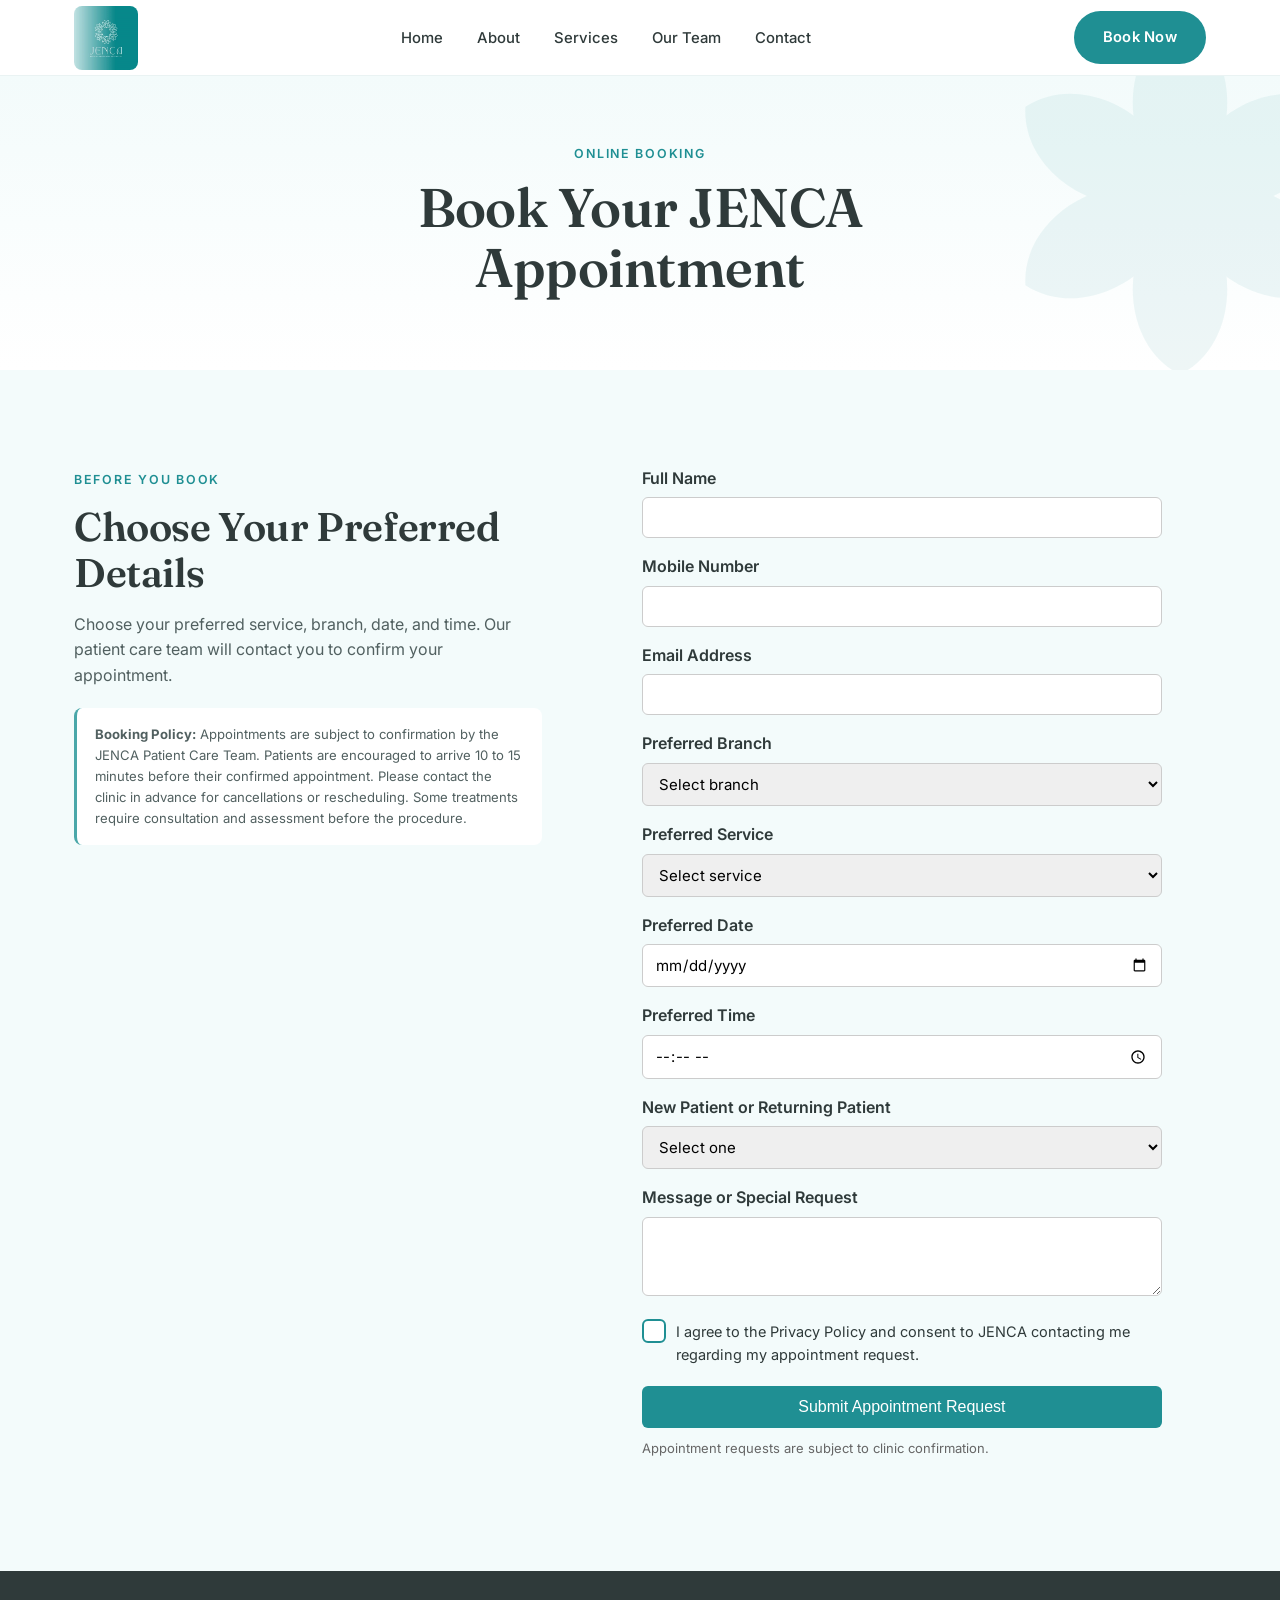
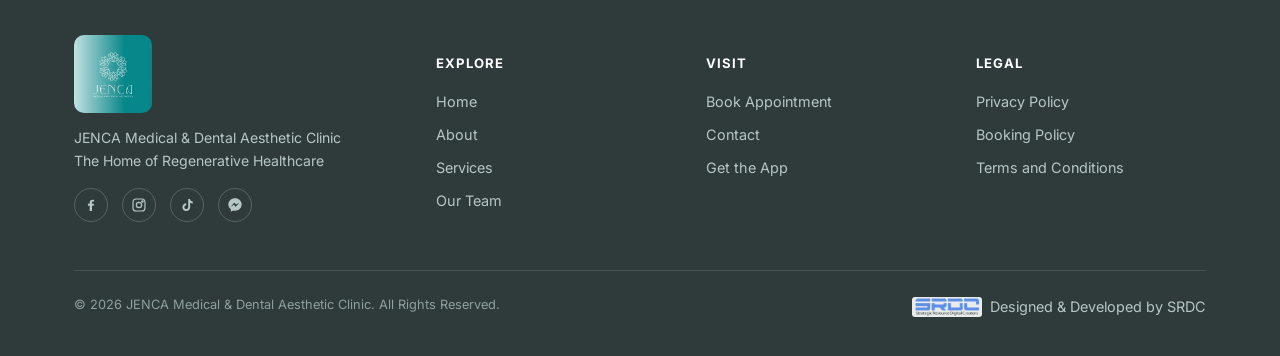
<file: book.html>
<!DOCTYPE html>
<html lang="en">
<head>
<meta charset="UTF-8">
<meta name="viewport" content="width=device-width, initial-scale=1.0">
<title>Book an Appointment | JENCA Medical &amp; Dental Aesthetic Clinic</title>
<meta name="description" content="Book your JENCA appointment. Choose your preferred service, branch, date, and time.">
<link rel="preconnect" href="https://fonts.googleapis.com">
<link href="https://fonts.googleapis.com/css2?family=Fraunces:wght@500;600;700&family=Inter:wght@400;500;600;700&display=swap" rel="stylesheet">
<link rel="stylesheet" href="css/style.css?v=4">

<!-- Social link preview -->
<meta property="og:type" content="website">
<meta property="og:title" content="Book an Appointment | JENCA Medical &amp; Dental Aesthetic Clinic">
<meta property="og:description" content="Book your JENCA appointment. Choose your preferred service, branch, date, and time.">
<meta property="og:image" content="https://jencaclinicph.github.io/jenca-website/assets/jenca-logo.jpg">
<meta property="og:url" content="https://jencaclinicph.github.io/jenca-website/book.html">
<meta property="og:site_name" content="JENCA Medical &amp; Dental Aesthetic Clinic">
<meta name="twitter:card" content="summary_large_image">
<meta name="twitter:title" content="Book an Appointment | JENCA Medical &amp; Dental Aesthetic Clinic">
<meta name="twitter:description" content="Book your JENCA appointment. Choose your preferred service, branch, date, and time.">
<meta name="twitter:image" content="https://jencaclinicph.github.io/jenca-website/assets/jenca-logo.jpg">


<!-- PWA -->
<link rel="manifest" href="manifest.json">
<meta name="theme-color" content="#1F8F93">
<link rel="apple-touch-icon" href="assets/apple-touch-icon.png">

<!-- Security -->
<meta name="referrer" content="strict-origin-when-cross-origin">

<!-- Google Analytics -- replace G-XXXXXXXXXX with your real Measurement ID -->
<script async src="https://www.googletagmanager.com/gtag/js?id=G-XXXXXXXXXX"></script>
<script>
  window.dataLayer = window.dataLayer || [];
  function gtag(){dataLayer.push(arguments);}
  gtag('js', new Date());
  gtag('config', 'G-XXXXXXXXXX');
</script>
</head>
<body>

<!-- ===== NAV ===== -->
<nav class="nav">
  <div class="wrap">
    <a href="index.html" class="brand">
      <img src="assets/jenca-logo.jpg" alt="JENCA Medical and Dental Aesthetics logo">
    </a>
    <ul class="nav-links" id="navLinks">
      <li><a href="index.html">Home</a></li>
      <li><a href="about.html">About</a></li>
      <li><a href="services.html">Services</a></li>
      <li><a href="team.html">Our Team</a></li>
      <li><a href="contact.html">Contact</a></li>
    </ul>
    <div class="nav-cta">
      <a href="book.html" class="btn btn-primary">Book Now</a>
      <button class="burger" id="burgerBtn" aria-label="Menu"><span></span><span></span><span></span></button>
    </div>
  </div>
</nav>



<!-- ===== PAGE HEADER ===== -->
<header class="page-header">
      <svg class="watermark-petal" viewBox="0 0 200 200" fill="currentColor" aria-hidden="true">
        <path d="M100,100 C70,80 70,30 100,15 C130,30 130,80 100,100 Z"/>
        <path d="M100,100 C70,80 70,30 100,15 C130,30 130,80 100,100 Z" transform="rotate(60 100 100)"/>
        <path d="M100,100 C70,80 70,30 100,15 C130,30 130,80 100,100 Z" transform="rotate(120 100 100)"/>
        <path d="M100,100 C70,80 70,30 100,15 C130,30 130,80 100,100 Z" transform="rotate(180 100 100)"/>
        <path d="M100,100 C70,80 70,30 100,15 C130,30 130,80 100,100 Z" transform="rotate(240 100 100)"/>
        <path d="M100,100 C70,80 70,30 100,15 C130,30 130,80 100,100 Z" transform="rotate(300 100 100)"/>
      </svg>
  <div class="wrap">
    <p class="eyebrow">Online Booking</p>
    <h1>Book Your JENCA Appointment</h1>
  </div>
</header>

<!-- ===== BOOKING FORM ===== -->
<section class="booking-section">
  <div class="wrap booking-wrap">

    <div>
      <p class="eyebrow">Before You Book</p>
      <h2>Choose Your Preferred Details</h2>
      <p>Choose your preferred service, branch, date, and time. Our patient care team will contact you to confirm your appointment.</p>

      <div class="booking-policy">
        <strong>Booking Policy:</strong> Appointments are subject to confirmation by the JENCA Patient Care Team. Patients are encouraged to arrive 10 to 15 minutes before their confirmed appointment. Please contact the clinic in advance for cancellations or rescheduling. Some treatments require consultation and assessment before the procedure.
      </div>
    </div>
<style>
  .jb-form { max-width: 520px; margin: 0 auto; font-family: inherit; }
  .jb-field { margin-bottom: 16px; }
  .jb-field label { display: block; margin-bottom: 6px; font-weight: 600; }
  .jb-field input, .jb-field select, .jb-field textarea {
    width: 100%; padding: 10px 12px; border: 1px solid #ccc;
    border-radius: 6px; font-size: 15px; box-sizing: border-box;
    font-family: inherit;
  }
  .jb-checkbox { display: flex; align-items: flex-start; gap: 10px; margin-bottom: 20px; }
  .jb-checkbox input[type="checkbox"] {
    -webkit-appearance: none;
    -moz-appearance: none;
    appearance: none;
    width: 24px;
    height: 24px;
    min-width: 24px;
    min-height: 24px;
    margin: 0;
    padding: 0;
    border: 2px solid #1F8F93;
    border-radius: 6px;
    background: #fff;
    cursor: pointer;
    flex-shrink: 0;
    position: relative;
    box-sizing: border-box;
    -webkit-tap-highlight-color: transparent;
    transition: background .15s ease, border-color .15s ease;
  }
  .jb-checkbox input[type="checkbox"]:checked {
    background: #1F8F93;
    border-color: #1F8F93;
  }
  .jb-checkbox input[type="checkbox"]:checked::after {
    content: "";
    position: absolute;
    left: 7px;
    top: 3px;
    width: 6px;
    height: 12px;
    border: solid #fff;
    border-width: 0 2.5px 2.5px 0;
    transform: rotate(45deg);
  }
  .jb-checkbox input[type="checkbox"]:focus-visible {
    outline: 2px solid #1F8F93;
    outline-offset: 2px;
  }
  .jb-checkbox label {
    font-size: 14.5px;
    line-height: 1.55;
    padding-top: 2px;
    cursor: pointer;
  }
  .jb-submit {
    width: 100%; padding: 12px; background: #1F8F93; color: #fff;
    border: none; border-radius: 6px; font-size: 16px; cursor: pointer;
  }
  .jb-submit:disabled { opacity: 0.6; cursor: not-allowed; }
  .jb-message { margin-top: 14px; padding: 12px; border-radius: 6px; display: none; }
  .jb-message.success { background: #e6f7e6; color: #1a6b1a; display: block; }
  .jb-message.error { background: #fbe6e6; color: #a12b2b; display: block; }
  .jb-suggestion-btn {
    padding: 6px 14px; border: 1px solid #a12b2b; background: #fff;
    color: #a12b2b; border-radius: 20px; font-size: 14px; cursor: pointer;
  }
  .jb-suggestion-btn:hover { background: #a12b2b; color: #fff; }

  /* ===== Conflict popup modal ===== */
  .jb-conflict-overlay {
    display: none;
    position: fixed;
    inset: 0;
    background: rgba(20, 20, 20, 0.55);
    z-index: 9999;
    align-items: center;
    justify-content: center;
    padding: 16px;
  }
  .jb-conflict-overlay.active { display: flex; }
  .jb-conflict-modal {
    background: #fff;
    border-radius: 12px;
    max-width: 440px;
    width: 100%;
    padding: 28px 24px 24px;
    position: relative;
    box-shadow: 0 20px 50px rgba(0,0,0,0.25);
    animation: jb-pop-in .18s ease-out;
  }
  @keyframes jb-pop-in {
    from { transform: scale(.96); opacity: 0; }
    to { transform: scale(1); opacity: 1; }
  }
  .jb-conflict-close {
    position: absolute; top: 12px; right: 12px;
    background: none; border: none; font-size: 18px;
    cursor: pointer; color: #666; line-height: 1;
    width: 28px; height: 28px;
  }
  .jb-conflict-icon {
    width: 48px; height: 48px; border-radius: 50%;
    background: #fbe6e6; color: #a12b2b;
    display: flex; align-items: center; justify-content: center;
    font-size: 24px; margin-bottom: 14px;
  }
  .jb-conflict-modal h3 {
    margin: 0 0 8px; font-size: 19px; color: #1a1a1a;
  }
  .jb-conflict-modal p { margin: 0 0 4px; color: #444; font-size: 15px; }
  .jb-conflict-section-label {
    margin-top: 16px; font-weight: 600; font-size: 14px; color: #1a1a1a;
  }
  .jb-conflict-options {
    display: flex; gap: 8px; flex-wrap: wrap; margin-top: 8px;
  }

  /* ===== Success popup ===== */
  .jb-success-overlay {
    display: none;
    position: fixed;
    inset: 0;
    background: rgba(20, 20, 20, 0.55);
    z-index: 9999;
    align-items: center;
    justify-content: center;
    padding: 16px;
  }
  .jb-success-overlay.active { display: flex; }
  .jb-success-modal {
    background: #fff;
    border-radius: 16px;
    max-width: 420px;
    width: 100%;
    padding: 36px 28px 28px;
    position: relative;
    text-align: center;
    box-shadow: 0 20px 50px rgba(0,0,0,0.25);
    animation: jb-pop-in .18s ease-out;
  }
  .jb-success-close {
    position: absolute; top: 12px; right: 12px;
    background: none; border: none; font-size: 18px;
    cursor: pointer; color: #666; line-height: 1;
    width: 28px; height: 28px;
  }
  .jb-success-logo {
    width: 72px; height: 72px; border-radius: 18px;
    overflow: hidden; margin: 0 auto 18px;
    box-shadow: 0 10px 24px rgba(31,143,147,.25);
  }
  .jb-success-logo img { width: 100%; height: 100%; object-fit: cover; display: block; }
  .jb-success-modal h3 { margin: 0 0 10px; font-size: 20px; color: #1a1a1a; }
  .jb-success-modal p { margin: 0; color: #516060; font-size: 15px; line-height: 1.6; }
  .jb-success-done {
    margin-top: 22px; width: 100%; padding: 12px;
    background: #1F8F93; color: #fff; border: none;
    border-radius: 999px; font-size: 15px; font-weight: 600;
    cursor: pointer;
  }
</style>

<form class="jb-form" id="jencaBookingForm">
  <div class="jb-field">
    <label for="jb-name">Full Name</label>
    <input type="text" id="jb-name" required>
  </div>

  <div class="jb-field">
    <label for="jb-contact">Mobile Number</label>
    <input type="tel" id="jb-contact" required>
  </div>

  <div class="jb-field">
    <label for="jb-email">Email Address</label>
    <input type="email" id="jb-email" required>
  </div>

  <div class="jb-field">
    <label for="jb-branch">Preferred Branch</label>
    <select id="jb-branch" required>
      <option value="">Select branch</option>
      <option value="Quezon City">Quezon City</option>
      <option value="Monumento">Monumento</option>
      <option value="Antipolo">Antipolo</option>
    </select>
  </div>

  <div class="jb-field">
    <label for="jb-service">Preferred Service</label>
    <select id="jb-service" required>
      <option value="">Select service</option>
      <option value="Regenerative Care">Regenerative Care</option>
      <option value="Medical Aesthetics">Medical Aesthetics</option>
      <option value="Hair Restoration">Hair Restoration</option>
      <option value="Dental Care">Dental Care</option>
      <option value="Body and Wellness">Body and Wellness</option>
      <option value="IV Wellness">IV Wellness</option>
      <option value="General Consultation">General Consultation</option>
    </select>
  </div>

  <div class="jb-field">
    <label for="jb-date">Preferred Date</label>
    <input type="date" id="jb-date" required>
  </div>

  <div class="jb-field">
    <label for="jb-time">Preferred Time</label>
    <input type="time" id="jb-time" required>
  </div>

  <div class="jb-field">
    <label for="jb-patient-type">New Patient or Returning Patient</label>
    <select id="jb-patient-type" required>
      <option value="">Select one</option>
      <option value="New Patient">New Patient</option>
      <option value="Returning Patient">Returning Patient</option>
    </select>
  </div>

  <div class="jb-field">
    <label for="jb-notes">Message or Special Request</label>
    <textarea id="jb-notes" rows="3"></textarea>
  </div>

  <div class="jb-checkbox">
    <input type="checkbox" id="jb-consent" required>
    <label for="jb-consent">I agree to the Privacy Policy and consent to JENCA contacting me regarding my appointment request.</label>
  </div>

  <button type="submit" class="jb-submit" id="jb-submit-btn">Submit Appointment Request</button>

  <p style="font-size: 13px; color: #666; margin-top: 10px;">Appointment requests are subject to clinic confirmation.</p>

  <div class="jb-message" id="jb-message"></div>
</form>

<!-- ===== Conflict / double-booking popup ===== -->
<div class="jb-conflict-overlay" id="jbConflictOverlay">
  <div class="jb-conflict-modal">
    <button class="jb-conflict-close" id="jbConflictClose" aria-label="Close">✕</button>
    <div class="jb-conflict-icon">⚠</div>
    <h3>Time Slot Unavailable</h3>
    <p id="jbConflictMessage"></p>
    <div id="jbConflictSuggestions"></div>
  </div>
</div>

<!-- ===== Booking success popup ===== -->
<div class="jb-success-overlay" id="jbSuccessOverlay">
  <div class="jb-success-modal">
    <button class="jb-success-close" id="jbSuccessClose" aria-label="Close">✕</button>
    <div class="jb-success-logo"><img src="assets/jenca-logo.jpg" alt="JENCA logo"></div>
    <h3>Thank You!</h3>
    <p id="jbSuccessMessage"></p>
    <button type="button" class="jb-success-done" id="jbSuccessDone">Done</button>
  </div>
</div>

<script>
  // REPLACE THIS with your actual Google Apps Script Web App URL
  const SCRIPT_URL = "https://script.google.com/macros/s/AKfycby5VJabRqAQ1vlyzTecsKjMrxKRVTL0NHKlx7OXZY5iFuOFCjwYSYkk4K3VuE-Hfe9B/exec";
  const form = document.getElementById("jencaBookingForm");
  const submitBtn = document.getElementById("jb-submit-btn");
  const messageBox = document.getElementById("jb-message");

  const conflictOverlay = document.getElementById("jbConflictOverlay");
  const conflictMessageEl = document.getElementById("jbConflictMessage");
  const conflictSuggestionsEl = document.getElementById("jbConflictSuggestions");
  const conflictCloseBtn = document.getElementById("jbConflictClose");

  const successOverlay = document.getElementById("jbSuccessOverlay");
  const successMessageEl = document.getElementById("jbSuccessMessage");
  const successCloseBtn = document.getElementById("jbSuccessClose");
  const successDoneBtn = document.getElementById("jbSuccessDone");

  function openSuccessModal(message) {
    successMessageEl.textContent = message;
    successOverlay.classList.add("active");
  }
  function closeSuccessModal() {
    successOverlay.classList.remove("active");
  }
  successCloseBtn.addEventListener("click", closeSuccessModal);
  successDoneBtn.addEventListener("click", closeSuccessModal);
  successOverlay.addEventListener("click", (e) => {
    if (e.target === successOverlay) closeSuccessModal();
  });

  function formatTime12hr(timeStr) {
    // Converts "HH:MM" (24-hour) into "h:MM AM/PM"
    const [hStr, mStr] = timeStr.split(":");
    let h = parseInt(hStr, 10);
    const period = h >= 12 ? "PM" : "AM";
    h = h % 12;
    if (h === 0) h = 12;
    return `${h}:${mStr} ${period}`;
  }

  function openConflictModal(message, suggestions, requestedTime) {
    conflictMessageEl.textContent = message;
    conflictSuggestionsEl.innerHTML = "";

    const sameBranch = suggestions && suggestions.sameBranch;
    if (sameBranch && sameBranch.slots && sameBranch.slots.length > 0) {
      const label = document.createElement("p");
      label.className = "jb-conflict-section-label";
      label.textContent = `Available times at ${sameBranch.branch}:`;
      conflictSuggestionsEl.appendChild(label);

      const row = document.createElement("div");
      row.className = "jb-conflict-options";
      sameBranch.slots.forEach(slot => {
        const btn = document.createElement("button");
        btn.type = "button";
        btn.className = "jb-suggestion-btn";
        btn.dataset.time = slot;
        btn.textContent = formatTime12hr(slot);
        row.appendChild(btn);
      });
      conflictSuggestionsEl.appendChild(row);
    }

    const otherBranches = suggestions && suggestions.otherBranches;
    if (otherBranches && otherBranches.length > 0) {
      const label = document.createElement("p");
      label.className = "jb-conflict-section-label";
      label.textContent = `Or available at another branch at ${formatTime12hr(requestedTime)}:`;
      conflictSuggestionsEl.appendChild(label);

      const row = document.createElement("div");
      row.className = "jb-conflict-options";
      otherBranches.forEach(b => {
        const btn = document.createElement("button");
        btn.type = "button";
        btn.className = "jb-suggestion-btn";
        btn.dataset.branch = b.branch;
        btn.dataset.time = requestedTime;
        btn.textContent = b.branch;
        row.appendChild(btn);
      });
      conflictSuggestionsEl.appendChild(row);
    }

    if ((!sameBranch || !sameBranch.slots || sameBranch.slots.length === 0) &&
        (!otherBranches || otherBranches.length === 0)) {
      const noneMsg = document.createElement("p");
      noneMsg.style.marginTop = "12px";
      noneMsg.style.color = "#888";
      noneMsg.textContent = "No other open slots found for that date — please try a different date or contact us directly.";
      conflictSuggestionsEl.appendChild(noneMsg);
    }

    // Bind suggestion buttons
    conflictSuggestionsEl.querySelectorAll(".jb-suggestion-btn").forEach(btn => {
      btn.addEventListener("click", () => {
        if (btn.dataset.time) {
          document.getElementById("jb-time").value = btn.dataset.time;
        }
        if (btn.dataset.branch) {
          document.getElementById("jb-branch").value = btn.dataset.branch;
        }
        closeConflictModal();
      });
    });

    conflictOverlay.classList.add("active");
  }

  function closeConflictModal() {
    conflictOverlay.classList.remove("active");
  }

  conflictCloseBtn.addEventListener("click", closeConflictModal);
  conflictOverlay.addEventListener("click", (e) => {
    if (e.target === conflictOverlay) closeConflictModal();
  });

  form.addEventListener("submit", async function (e) {
    e.preventDefault();

    const payload = {
      name: document.getElementById("jb-name").value,
      contact: document.getElementById("jb-contact").value,
      email: document.getElementById("jb-email").value,
      branch: document.getElementById("jb-branch").value,
      service: document.getElementById("jb-service").value,
      date: document.getElementById("jb-date").value,
      time: document.getElementById("jb-time").value,
      patientType: document.getElementById("jb-patient-type").value,
      message: document.getElementById("jb-notes").value
    };

    submitBtn.disabled = true;
    submitBtn.textContent = "Processing...";
    messageBox.style.display = "none";
    messageBox.innerHTML = "";

    try {
      const response = await fetch(SCRIPT_URL, {
        method: "POST",
        headers: { "Content-Type": "text/plain" }, // text/plain to avoid CORS preflight issues
        body: JSON.stringify(payload)
      });

      const result = await response.json();

      if (result.success) {
        openSuccessModal(result.message);
        form.reset();
      } else if (result.conflict) {
        // Slot is taken — show the popup with the message + suggestions
        openConflictModal(result.message, result.suggestions, payload.time);
      } else {
        messageBox.className = "jb-message error";
        messageBox.textContent = result.message;
      }
    } catch (err) {
      messageBox.className = "jb-message error";
      messageBox.textContent = "There was a problem submitting your booking. Please try again or contact us directly.";
    } finally {
      submitBtn.disabled = false;
      submitBtn.textContent = "Submit Appointment Request";
    }
  });
</script>

  </div>
</section>

<!-- ===== FOOTER ===== -->
<footer>
  <div class="wrap">
    <div class="footer-grid">
      <div>
        <div class="footer-brand">
          <img src="assets/jenca-logo.jpg" alt="JENCA Medical and Dental Aesthetics logo">
        </div>
        <p style="color:#B7C7C7;font-size:.88rem;">JENCA Medical &amp; Dental Aesthetic Clinic<br>The Home of Regenerative Healthcare</p>
        <div class="social-row">
          <a href="https://www.facebook.com/p/Jenca-Aesthetics-Quezon-City-61555177318298/" target="_blank" rel="noopener" aria-label="Facebook">
            <svg width="16" height="16" viewBox="0 0 24 24" fill="currentColor" aria-hidden="true"><path d="M13.5 21v-7.8h2.6l.4-3h-3v-1.9c0-.87.24-1.46 1.49-1.46H16.6V4.14C16.3 4.1 15.29 4 14.1 4c-2.44 0-4.1 1.49-4.1 4.22v2h-2.6v3h2.6V21h3.5z"/></svg>
          </a>
          <a href="https://www.instagram.com/jencaaesthetics/" target="_blank" rel="noopener" aria-label="Instagram">
            <svg width="16" height="16" viewBox="0 0 24 24" fill="none" stroke="currentColor" stroke-width="1.8" aria-hidden="true"><rect x="3" y="3" width="18" height="18" rx="5"/><circle cx="12" cy="12" r="4"/><circle cx="17.2" cy="6.8" r="1"/></svg>
          </a>
          <a href="#" aria-label="TikTok">
            <svg width="16" height="16" viewBox="0 0 24 24" fill="currentColor" aria-hidden="true"><path d="M16.5 3c.4 2.2 1.9 3.7 4.1 3.9v2.9c-1.4 0-2.7-.4-3.9-1.2v6.6c0 3.3-2.6 5.8-5.8 5.8S5.1 18.5 5.1 15.2c0-3.2 2.5-5.7 5.7-5.8v3c-1.5.1-2.7 1.3-2.7 2.8 0 1.6 1.3 2.8 2.8 2.8s2.9-1.2 2.9-2.8V3h2.7z"/></svg>
          </a>
          <a href="#" aria-label="Messenger">
            <svg width="16" height="16" viewBox="0 0 24 24" fill="currentColor" aria-hidden="true"><path d="M12 2C6.5 2 2 6.1 2 11.2c0 2.9 1.5 5.5 3.8 7.2V22l3.5-1.9c.9.3 1.8.4 2.7.4 5.5 0 10-4.1 10-9.3S17.5 2 12 2zm1 12.5-2.6-2.8-5 2.8 5.5-5.9 2.7 2.8 4.9-2.8L13 14.5z"/></svg>
          </a>
        </div>
      </div>
      <div>
        <h4>Explore</h4>
        <a href="index.html">Home</a>
        <a href="about.html">About</a>
        <a href="services.html">Services</a>
        <a href="team.html">Our Team</a>
      </div>
      <div>
        <h4>Visit</h4>
        <a href="book.html">Book Appointment</a>
        <a href="contact.html">Contact</a>
        <a href="javascript:void(0)" id="openAppModalFooter">Get the App</a>
      </div>
      <div>
        <h4>Legal</h4>
        <a href="#">Privacy Policy</a>
        <a href="#">Booking Policy</a>
        <a href="#">Terms and Conditions</a>
      </div>
    </div>
    <div class="footer-bottom">
      <span>© 2026 JENCA Medical &amp; Dental Aesthetic Clinic. All Rights Reserved.</span>
      <p class="dev-credit">
        <a href="https://serelldc.github.io/" target="_blank" rel="noopener">
          <img src="assets/srdc-logo.png" alt="SRDC - Strategic Resource Digital Creators logo">
          Designed &amp; Developed by SRDC
        </a>
      </p>
    </div>
  </div>
</footer>


<div class="app-modal-overlay" id="appModalOverlay">
  <div class="app-modal">
    <button class="app-modal-close" id="appModalClose" aria-label="Close">✕</button>
    <div class="app-modal-icon"><img src="assets/icon-512.png" alt="JENCA app icon"></div>
    <h3>Get the JENCA App</h3>
    <p>Install the JENCA app on your phone for faster booking — one tap, no App Store required.</p>
    <button id="downloadAppBtn" class="btn btn-primary">
      <svg width="18" height="18" viewBox="0 0 24 24" fill="none" stroke="currentColor" stroke-width="1.8"><path d="M12 3v13m0 0l-4-4m4 4l4-4M5 21h14"/></svg>
      Download the App
    </button>
    <div class="ios-instructions" id="iosInstructions">
      <strong>On iPhone:</strong> open in Safari, tap the Share icon, then select "Add to Home Screen".
    </div>
    <p class="already-installed-note" id="alreadyInstalledNote">✓ The JENCA app is already installed on your device.</p>
    <div class="app-modal-features">
      <span><svg viewBox="0 0 24 24" fill="none" stroke="currentColor" stroke-width="1.6" width="15" height="15"><path d="M13 2 L4 14h6l-1 8 9-12h-6l1-8Z"/></svg>Fast</span>
      <span><svg viewBox="0 0 24 24" fill="none" stroke="currentColor" stroke-width="1.6" width="15" height="15"><path d="M2 12a10 10 0 0 1 20 0"/><path d="M6 12a6 6 0 0 1 12 0"/><circle cx="12" cy="16" r="1.5"/></svg>Offline</span>
      <span><svg viewBox="0 0 24 24" fill="none" stroke="currentColor" stroke-width="1.6" width="15" height="15"><path d="M3 11l9-7 9 7M5 10v10h14V10"/></svg>Home Screen</span>
    </div>
  </div>
</div>

<script src="js/main.js"></script>
</body>
</html>
</file>
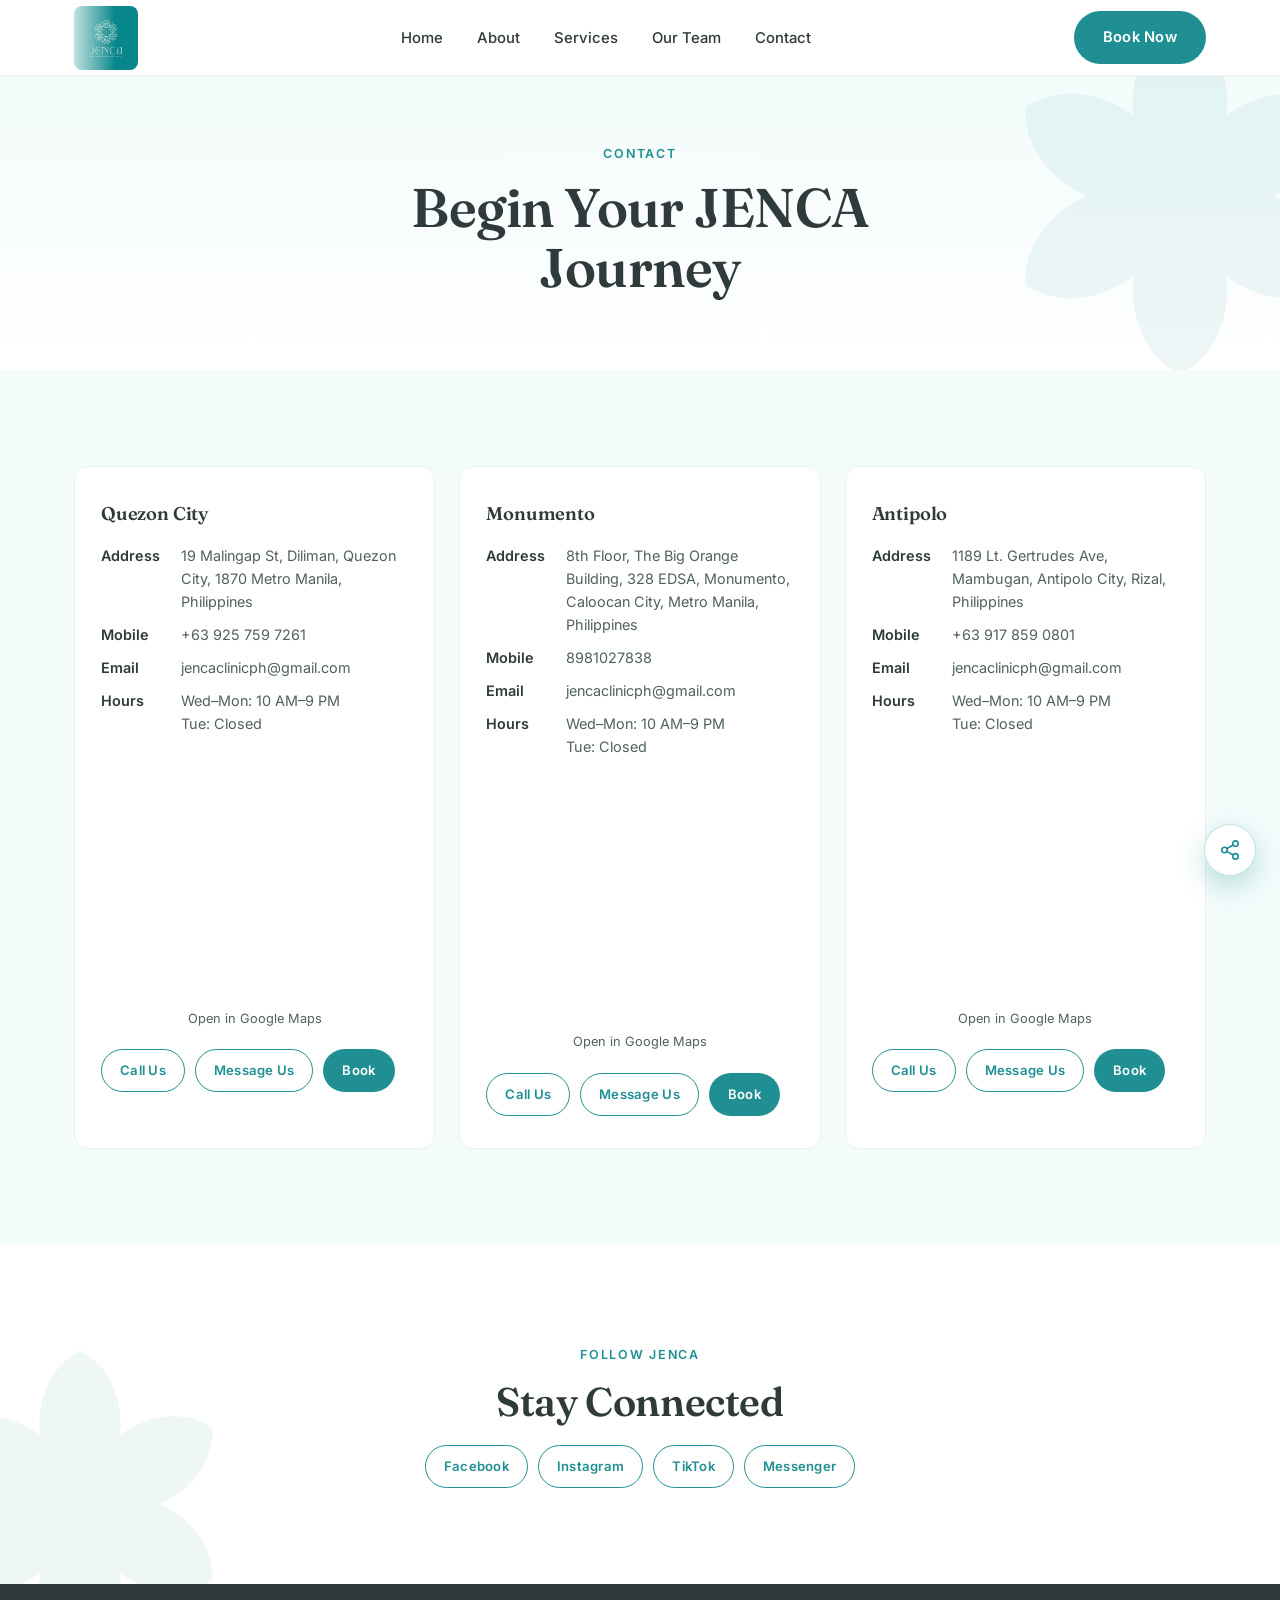
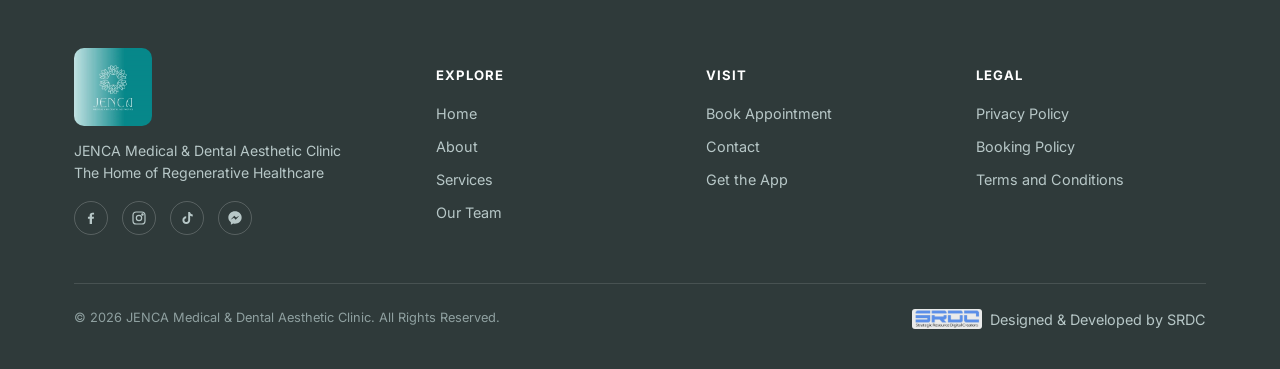
<file: contact.html>
<!DOCTYPE html>
<html lang="en">
<head>
<meta charset="UTF-8">
<meta name="viewport" content="width=device-width, initial-scale=1.0">
<title>Contact Us | JENCA Medical &amp; Dental Aesthetic Clinic</title>
<meta name="description" content="Visit JENCA at our Quezon City, Monumento, or Antipolo branches. Call, message, or book an appointment today.">
<link rel="preconnect" href="https://fonts.googleapis.com">
<link href="https://fonts.googleapis.com/css2?family=Fraunces:wght@500;600;700&family=Inter:wght@400;500;600;700&display=swap" rel="stylesheet">
<link rel="stylesheet" href="css/style.css?v=3">

<!-- Social link preview -->
<meta property="og:type" content="website">
<meta property="og:title" content="Contact Us | JENCA Medical &amp; Dental Aesthetic Clinic">
<meta property="og:description" content="Visit JENCA at our Quezon City, Monumento, or Antipolo branches. Call, message, or book an appointment today.">
<meta property="og:image" content="https://jencaclinicph.github.io/jenca-website/assets/jenca-logo.jpg">
<meta property="og:url" content="https://jencaclinicph.github.io/jenca-website/contact.html">
<meta property="og:site_name" content="JENCA Medical &amp; Dental Aesthetic Clinic">
<meta name="twitter:card" content="summary_large_image">
<meta name="twitter:title" content="Contact Us | JENCA Medical &amp; Dental Aesthetic Clinic">
<meta name="twitter:description" content="Visit JENCA at our Quezon City, Monumento, or Antipolo branches. Call, message, or book an appointment today.">
<meta name="twitter:image" content="https://jencaclinicph.github.io/jenca-website/assets/jenca-logo.jpg">


<!-- PWA -->
<link rel="manifest" href="manifest.json">
<meta name="theme-color" content="#1F8F93">
<link rel="apple-touch-icon" href="assets/apple-touch-icon.png">

<!-- Security -->
<meta name="referrer" content="strict-origin-when-cross-origin">

<!-- Google Analytics -- replace G-XXXXXXXXXX with your real Measurement ID -->
<script async src="https://www.googletagmanager.com/gtag/js?id=G-XXXXXXXXXX"></script>
<script>
  window.dataLayer = window.dataLayer || [];
  function gtag(){dataLayer.push(arguments);}
  gtag('js', new Date());
  gtag('config', 'G-XXXXXXXXXX');
</script>
</head>
<body>

<!-- ===== NAV ===== -->
<nav class="nav">
  <div class="wrap">
    <a href="index.html" class="brand">
      <img src="assets/jenca-logo.jpg" alt="JENCA Medical and Dental Aesthetics logo">
    </a>
    <ul class="nav-links" id="navLinks">
      <li><a href="index.html">Home</a></li>
      <li><a href="about.html">About</a></li>
      <li><a href="services.html">Services</a></li>
      <li><a href="team.html">Our Team</a></li>
      <li><a href="contact.html">Contact</a></li>
    </ul>
    <div class="nav-cta">
      <a href="book.html" class="btn btn-primary">Book Now</a>
      <button class="burger" id="burgerBtn" aria-label="Menu"><span></span><span></span><span></span></button>
    </div>
  </div>
</nav>



<!-- ===== PAGE HEADER ===== -->
<header class="page-header">
      <svg class="watermark-petal" viewBox="0 0 200 200" fill="currentColor" aria-hidden="true">
        <path d="M100,100 C70,80 70,30 100,15 C130,30 130,80 100,100 Z"/>
        <path d="M100,100 C70,80 70,30 100,15 C130,30 130,80 100,100 Z" transform="rotate(60 100 100)"/>
        <path d="M100,100 C70,80 70,30 100,15 C130,30 130,80 100,100 Z" transform="rotate(120 100 100)"/>
        <path d="M100,100 C70,80 70,30 100,15 C130,30 130,80 100,100 Z" transform="rotate(180 100 100)"/>
        <path d="M100,100 C70,80 70,30 100,15 C130,30 130,80 100,100 Z" transform="rotate(240 100 100)"/>
        <path d="M100,100 C70,80 70,30 100,15 C130,30 130,80 100,100 Z" transform="rotate(300 100 100)"/>
      </svg>
  <div class="wrap">
    <p class="eyebrow">Contact</p>
    <h1>Begin Your JENCA Journey</h1>
  </div>
</header>

<!-- ===== BRANCHES ===== -->
<section class="services">
  <div class="wrap">
    <div class="branch-grid">

      <div class="branch-card">
        <h3>Quezon City</h3>
        <div class="branch-row"><strong>Address</strong><span>19 Malingap St, Diliman, Quezon City, 1870 Metro Manila, Philippines</span></div>
        <div class="branch-row"><strong>Mobile</strong><span>+63 925 759 7261</span></div>
        <div class="branch-row"><strong>Email</strong><span>jencaclinicph@gmail.com</span></div>
        <div class="branch-row"><strong>Hours</strong><span>Wed–Mon: 10 AM–9 PM<br>Tue: Closed</span></div>
        <div class="map-embed">
          <iframe
            src="https://www.openstreetmap.org/export/embed.html?bbox=121.0538%2C14.6389%2C121.0618%2C14.6469&layer=mapnik&marker=14.6429%2C121.0578"
            width="100%"
            height="250"
            style="border:0;"
            loading="lazy"
            referrerpolicy="no-referrer-when-downgrade"
            title="JENCA Quezon City branch location map">
          </iframe>
          <p style="text-align:center;font-size:.8rem;margin-top:6px;">
            <a href="https://www.google.com/maps/search/?api=1&query=19+Malingap+St,+Diliman,+Quezon+City,+1870+Metro+Manila,+Philippines" target="_blank" rel="noopener">Open in Google Maps</a>
          </p>
        </div>
        <div class="branch-actions">
          <a href="tel:+639257597261" class="btn btn-outline">Call Us</a>
          <a href="https://m.me/61555177318298" target="_blank" rel="noopener" class="btn btn-outline">Message Us</a>
          <a href="book.html" class="btn btn-primary">Book</a>
        </div>
      </div>

      <div class="branch-card">
        <h3>Monumento</h3>
        <div class="branch-row"><strong>Address</strong><span>8th Floor, The Big Orange Building, 328 EDSA, Monumento, Caloocan City, Metro Manila, Philippines</span></div>
        <div class="branch-row"><strong>Mobile</strong><span>8981027838</span></div>
        <div class="branch-row"><strong>Email</strong><span>jencaclinicph@gmail.com</span></div>
        <div class="branch-row"><strong>Hours</strong><span>Wed–Mon: 10 AM–9 PM<br>Tue: Closed</span></div>
        <div class="map-embed">
          <iframe
            src="https://www.openstreetmap.org/export/embed.html?bbox=120.9811675%2C14.652859%2C120.9891675%2C14.660859&layer=mapnik&marker=14.656859%2C120.9851675"
            width="100%"
            height="250"
            style="border:0;"
            loading="lazy"
            referrerpolicy="no-referrer-when-downgrade"
            title="JENCA Monumento branch location map">
          </iframe>
          <p style="text-align:center;font-size:.8rem;margin-top:6px;">
            <a href="https://share.google/2xF8aFn2H0voOjYMs" target="_blank" rel="noopener">Open in Google Maps</a>
          </p>
        </div>
        <div class="branch-actions">
          <a href="tel:8981027838" class="btn btn-outline">Call Us</a>
          <a href="https://m.me/61555177318298" target="_blank" rel="noopener" class="btn btn-outline">Message Us</a>
          <a href="book.html" class="btn btn-primary">Book</a>
        </div>
      </div>

      <div class="branch-card">
        <h3>Antipolo</h3>
        <div class="branch-row"><strong>Address</strong><span>1189 Lt. Gertrudes Ave, Mambugan, Antipolo City, Rizal, Philippines</span></div>
        <div class="branch-row"><strong>Mobile</strong><span>+63 917 859 0801</span></div>
        <div class="branch-row"><strong>Email</strong><span>jencaclinicph@gmail.com</span></div>
        <div class="branch-row"><strong>Hours</strong><span>Wed–Mon: 10 AM–9 PM<br>Tue: Closed</span></div>
        <div class="map-embed">
          <iframe
            src="https://www.openstreetmap.org/export/embed.html?bbox=121.1273136%2C14.6122222%2C121.1353136%2C14.6202222&layer=mapnik&marker=14.6162222%2C121.1313136"
            width="100%"
            height="250"
            style="border:0;"
            loading="lazy"
            referrerpolicy="no-referrer-when-downgrade"
            title="JENCA Antipolo branch location map">
          </iframe>
          <p style="text-align:center;font-size:.8rem;margin-top:6px;">
            <a href="https://www.google.com/maps/search/?api=1&query=1189+Lt.+Gertrudes+Ave,+Mambugan,+Antipolo+City,+Rizal,+Philippines" target="_blank" rel="noopener">Open in Google Maps</a>
          </p>
        </div>
        <div class="branch-actions">
          <a href="tel:+639178590801" class="btn btn-outline">Call Us</a>
          <a href="https://m.me/61555177318298" target="_blank" rel="noopener" class="btn btn-outline">Message Us</a>
          <a href="book.html" class="btn btn-primary">Book</a>
        </div>
      </div>

    </div>
  </div>
</section>

<!-- ===== SOCIAL ===== -->
<section class="cta-band">
      <svg class="watermark-petal" viewBox="0 0 200 200" fill="currentColor" aria-hidden="true">
        <path d="M100,100 C70,80 70,30 100,15 C130,30 130,80 100,100 Z"/>
        <path d="M100,100 C70,80 70,30 100,15 C130,30 130,80 100,100 Z" transform="rotate(60 100 100)"/>
        <path d="M100,100 C70,80 70,30 100,15 C130,30 130,80 100,100 Z" transform="rotate(120 100 100)"/>
        <path d="M100,100 C70,80 70,30 100,15 C130,30 130,80 100,100 Z" transform="rotate(180 100 100)"/>
        <path d="M100,100 C70,80 70,30 100,15 C130,30 130,80 100,100 Z" transform="rotate(240 100 100)"/>
        <path d="M100,100 C70,80 70,30 100,15 C130,30 130,80 100,100 Z" transform="rotate(300 100 100)"/>
      </svg>
  <div class="wrap">
    <p class="eyebrow">Follow JENCA</p>
    <h2>Stay Connected</h2>
    <div class="branch-actions" style="justify-content:center;">
      <a href="https://www.facebook.com/p/Jenca-Aesthetics-Quezon-City-61555177318298/" target="_blank" rel="noopener" class="btn btn-outline">Facebook</a>
      <a href="https://www.instagram.com/jencaaesthetics/" target="_blank" rel="noopener" class="btn btn-outline">Instagram</a>
      <a href="#" class="btn btn-outline">TikTok</a>
      <a href="https://m.me/61555177318298" target="_blank" rel="noopener" class="btn btn-outline">Messenger</a>
    </div>
  </div>
</section>

<!-- ===== FOOTER ===== -->
<footer>
  <div class="wrap">
    <div class="footer-grid">
      <div>
        <div class="footer-brand">
          <img src="assets/jenca-logo.jpg" alt="JENCA Medical and Dental Aesthetics logo">
        </div>
        <p style="color:#B7C7C7;font-size:.88rem;">JENCA Medical &amp; Dental Aesthetic Clinic<br>The Home of Regenerative Healthcare</p>
        <div class="social-row">
          <a href="https://www.facebook.com/p/Jenca-Aesthetics-Quezon-City-61555177318298/" target="_blank" rel="noopener" aria-label="Facebook">
            <svg width="16" height="16" viewBox="0 0 24 24" fill="currentColor" aria-hidden="true"><path d="M13.5 21v-7.8h2.6l.4-3h-3v-1.9c0-.87.24-1.46 1.49-1.46H16.6V4.14C16.3 4.1 15.29 4 14.1 4c-2.44 0-4.1 1.49-4.1 4.22v2h-2.6v3h2.6V21h3.5z"/></svg>
          </a>
          <a href="https://www.instagram.com/jencaaesthetics/" target="_blank" rel="noopener" aria-label="Instagram">
            <svg width="16" height="16" viewBox="0 0 24 24" fill="none" stroke="currentColor" stroke-width="1.8" aria-hidden="true"><rect x="3" y="3" width="18" height="18" rx="5"/><circle cx="12" cy="12" r="4"/><circle cx="17.2" cy="6.8" r="1"/></svg>
          </a>
          <a href="#" aria-label="TikTok">
            <svg width="16" height="16" viewBox="0 0 24 24" fill="currentColor" aria-hidden="true"><path d="M16.5 3c.4 2.2 1.9 3.7 4.1 3.9v2.9c-1.4 0-2.7-.4-3.9-1.2v6.6c0 3.3-2.6 5.8-5.8 5.8S5.1 18.5 5.1 15.2c0-3.2 2.5-5.7 5.7-5.8v3c-1.5.1-2.7 1.3-2.7 2.8 0 1.6 1.3 2.8 2.8 2.8s2.9-1.2 2.9-2.8V3h2.7z"/></svg>
          </a>
          <a href="#" aria-label="Messenger">
            <svg width="16" height="16" viewBox="0 0 24 24" fill="currentColor" aria-hidden="true"><path d="M12 2C6.5 2 2 6.1 2 11.2c0 2.9 1.5 5.5 3.8 7.2V22l3.5-1.9c.9.3 1.8.4 2.7.4 5.5 0 10-4.1 10-9.3S17.5 2 12 2zm1 12.5-2.6-2.8-5 2.8 5.5-5.9 2.7 2.8 4.9-2.8L13 14.5z"/></svg>
          </a>
        </div>
      </div>
      <div>
        <h4>Explore</h4>
        <a href="index.html">Home</a>
        <a href="about.html">About</a>
        <a href="services.html">Services</a>
        <a href="team.html">Our Team</a>
      </div>
      <div>
        <h4>Visit</h4>
        <a href="book.html">Book Appointment</a>
        <a href="contact.html">Contact</a>
        <a href="javascript:void(0)" id="openAppModalFooter">Get the App</a>
      </div>
      <div>
        <h4>Legal</h4>
        <a href="#">Privacy Policy</a>
        <a href="#">Booking Policy</a>
        <a href="#">Terms and Conditions</a>
      </div>
    </div>
    <div class="footer-bottom">
      <span>© 2026 JENCA Medical &amp; Dental Aesthetic Clinic. All Rights Reserved.</span>
      <p class="dev-credit">
        <a href="https://serelldc.github.io/" target="_blank" rel="noopener">
          <img src="assets/srdc-logo.png" alt="SRDC - Strategic Resource Digital Creators logo">
          Designed &amp; Developed by SRDC
        </a>
      </p>
    </div>
  </div>
</footer>

<a href="book.html" class="float-book">Book Now</a>

<button type="button" class="float-share" id="shareBtn" aria-label="Share JENCA">
  <span class="share-toast" id="shareToast">Link copied!</span>
  <svg viewBox="0 0 24 24" fill="none" stroke="currentColor" stroke-width="1.8"><circle cx="18" cy="5" r="3"/><circle cx="6" cy="12" r="3"/><circle cx="18" cy="19" r="3"/><path d="M8.6 10.5l6.8-3.9M8.6 13.5l6.8 3.9"/></svg>
</button>


<div class="app-modal-overlay" id="appModalOverlay">
  <div class="app-modal">
    <button class="app-modal-close" id="appModalClose" aria-label="Close">✕</button>
    <div class="app-modal-icon"><img src="assets/icon-512.png" alt="JENCA app icon"></div>
    <h3>Get the JENCA App</h3>
    <p>Install the JENCA app on your phone for faster booking — one tap, no App Store required.</p>
    <button id="downloadAppBtn" class="btn btn-primary">
      <svg width="18" height="18" viewBox="0 0 24 24" fill="none" stroke="currentColor" stroke-width="1.8"><path d="M12 3v13m0 0l-4-4m4 4l4-4M5 21h14"/></svg>
      Download the App
    </button>
    <div class="ios-instructions" id="iosInstructions">
      <strong>On iPhone:</strong> open in Safari, tap the Share icon, then select "Add to Home Screen".
    </div>
    <p class="already-installed-note" id="alreadyInstalledNote">✓ The JENCA app is already installed on your device.</p>
    <div class="app-modal-features">
      <span><svg viewBox="0 0 24 24" fill="none" stroke="currentColor" stroke-width="1.6" width="15" height="15"><path d="M13 2 L4 14h6l-1 8 9-12h-6l1-8Z"/></svg>Fast</span>
      <span><svg viewBox="0 0 24 24" fill="none" stroke="currentColor" stroke-width="1.6" width="15" height="15"><path d="M2 12a10 10 0 0 1 20 0"/><path d="M6 12a6 6 0 0 1 12 0"/><circle cx="12" cy="16" r="1.5"/></svg>Offline</span>
      <span><svg viewBox="0 0 24 24" fill="none" stroke="currentColor" stroke-width="1.6" width="15" height="15"><path d="M3 11l9-7 9 7M5 10v10h14V10"/></svg>Home Screen</span>
    </div>
  </div>
</div>

<script src="js/main.js"></script>
<script>
(function(){
  var btn = document.getElementById('shareBtn');
  var toast = document.getElementById('shareToast');
  if(!btn) return;
  var shareData = {
    title: 'JENCA Medical & Dental Aesthetic Clinic',
    text: 'Personalized regenerative healthcare, medical aesthetics, dental care, and wellness — book your JENCA appointment today.',
    url: 'https://jencaclinicph.github.io/jenca-website/contact.html'
  };
  btn.addEventListener('click', function(){
    if(navigator.share){
      navigator.share(shareData).catch(function(){});
    } else if(navigator.clipboard){
      navigator.clipboard.writeText(shareData.url).then(function(){
        toast.classList.add('show');
        setTimeout(function(){ toast.classList.remove('show'); }, 2200);
      });
    }
  });
})();
</script>
</body>
</html>
</file>
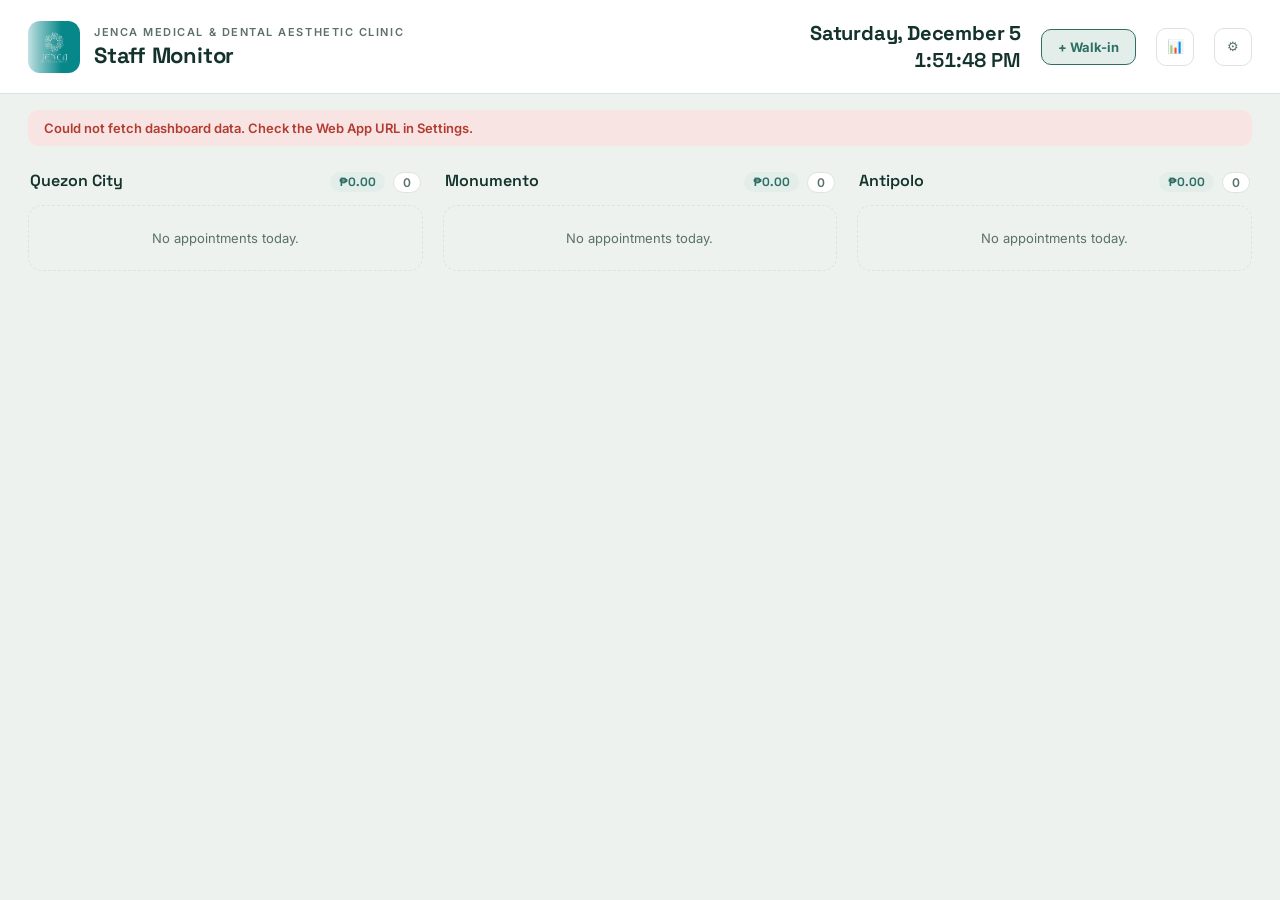
<file: jenca-staff-dashboard.html>
<!DOCTYPE html>
<html lang="en">
<head>
<meta charset="UTF-8" />
<meta name="viewport" content="width=device-width, initial-scale=1.0" />
<title>JENCA — Staff Monitor</title>
<link rel="preconnect" href="https://fonts.googleapis.com">
<link href="https://fonts.googleapis.com/css2?family=Space+Grotesk:wght@400;500;600;700&family=Inter:wght@400;500;600;700&display=swap" rel="stylesheet">
<style>
  :root{
    --bg:#EDF2EE;
    --surface:#FFFFFF;
    --ink:#13322C;
    --ink-soft:#5B7168;
    --hairline:#DCE4DF;
    --teal:#2F6F63;
    --teal-soft:#E3EEEB;
    --blue:#33688F;
    --blue-soft:#E3ECF2;
    --gray:#5B7168;
    --gray-soft:#E7ECE9;
    --amber:#C98A2E;
    --amber-soft:#FBEEDA;
    --red:#B23B32;
    --red-soft:#F8E4E2;
    --ring-track:#E4EAE7;
  }
  *{box-sizing:border-box;}
  body{
    margin:0;
    background:var(--bg);
    color:var(--ink);
    font-family:'Inter',sans-serif;
    min-height:100vh;
  }
  .topbar{
    display:flex;
    align-items:center;
    justify-content:space-between;
    padding:20px 28px;
    border-bottom:1px solid var(--hairline);
    background:var(--surface);
  }
  .brand{display:flex; align-items:center; gap:14px;}
  .brand-logo{
    width:52px; height:52px;
    border-radius:12px;
    object-fit:cover;
    flex-shrink:0;
  }
  .brand-text{display:flex; flex-direction:column; gap:2px;}
  .brand-text .eyebrow{
    font-family:'Inter',sans-serif;
    font-size:11px;
    letter-spacing:0.14em;
    text-transform:uppercase;
    color:var(--ink-soft);
    font-weight:600;
  }
  .brand-text h1{
    font-family:'Space Grotesk',sans-serif;
    font-size:22px;
    font-weight:700;
    margin:0;
    letter-spacing:-0.01em;
  }
  .top-right{display:flex; align-items:center; gap:20px;}
  .datetime{display:flex; flex-direction:column; align-items:flex-end; gap:1px;}
  .date-big{
    font-family:'Space Grotesk',sans-serif;
    font-size:20px;
    font-weight:700;
    color:var(--ink);
    letter-spacing:-0.01em;
  }
  .clock{
    font-family:'Space Grotesk',sans-serif;
    font-variant-numeric:tabular-nums;
    font-size:20px;
    font-weight:600;
    color:var(--ink);
  }
  .icon-btn{
    width:38px; height:38px;
    border-radius:10px;
    border:1px solid var(--hairline);
    background:var(--surface);
    display:flex; align-items:center; justify-content:center;
    cursor:pointer;
    color:var(--ink-soft);
  }
  .icon-btn:hover{ background:var(--bg); color:var(--ink); }
  .walkin-btn{
    font-family:'Inter',sans-serif;
    font-size:13px;
    font-weight:700;
    border-radius:10px;
    border:1px solid var(--teal);
    background:var(--teal-soft);
    color:var(--teal);
    padding:9px 16px;
    cursor:pointer;
    white-space:nowrap;
  }
  .walkin-btn:hover{ background:var(--teal); color:#fff; }

  .board{
    display:grid;
    grid-template-columns:repeat(auto-fit, minmax(300px, 1fr));
    gap:20px;
    padding:24px 28px 60px;
    max-width:1400px;
    margin:0 auto;
  }
  .column-head{
    display:flex;
    align-items:baseline;
    justify-content:space-between;
    margin-bottom:12px;
    padding:0 2px;
  }
  .column-head h2{
    font-family:'Space Grotesk',sans-serif;
    font-size:16px;
    font-weight:600;
    margin:0;
    cursor:pointer;
  }
  .column-head h2:hover{ text-decoration:underline; }
  .count-badge{
    font-size:12px;
    font-weight:600;
    color:var(--ink-soft);
    background:var(--surface);
    border:1px solid var(--hairline);
    border-radius:999px;
    padding:2px 9px;
  }
  .head-badges{ display:flex; align-items:center; gap:8px; }
  .sales-badge{
    font-size:12px;
    font-weight:700;
    color:var(--teal);
    background:var(--teal-soft);
    border-radius:999px;
    padding:2px 9px;
    font-family:'Space Grotesk',sans-serif;
    white-space:nowrap;
  }
  .cards{ display:flex; flex-direction:column; gap:12px; }
  .card{
    background:var(--surface);
    border:1px solid var(--hairline);
    border-radius:14px;
    padding:14px 16px;
    display:flex;
    gap:14px;
    align-items:center;
    cursor:pointer;
    transition:box-shadow .2s ease, border-color .2s ease;
  }
  .card:hover{ box-shadow:0 2px 10px rgba(19,50,44,0.08); }
  .card.state-amber{ border-color:#EAC98A; animation:pulse-amber 2.4s ease-in-out infinite; }
  .card.state-red{ border-color:#DDA39D; animation:pulse-red 1.6s ease-in-out infinite; }
  @keyframes pulse-amber{
    0%,100%{ box-shadow:0 0 0 0 rgba(201,138,46,0); }
    50%{ box-shadow:0 0 0 4px rgba(201,138,46,0.12); }
  }
  @keyframes pulse-red{
    0%,100%{ box-shadow:0 0 0 0 rgba(178,59,50,0); }
    50%{ box-shadow:0 0 0 5px rgba(178,59,50,0.16); }
  }

  .ring-wrap{ position:relative; width:68px; height:68px; flex-shrink:0; cursor:pointer; }
  .ring-wrap svg{ transform:rotate(-90deg); }
  .ring-label{
    position:absolute; inset:0;
    display:flex; align-items:center; justify-content:center;
    text-align:center;
    font-family:'Space Grotesk',sans-serif;
    font-size:12px;
    font-weight:700;
    line-height:1.05;
    color:var(--ink);
    font-variant-numeric:tabular-nums;
    padding:4px;
  }

  .countdown-caption{
    font-size:11px;
    color:var(--ink-soft);
    margin-top:2px;
  }

  .card-body{ flex:1; min-width:0; }
  .card-title{
    font-weight:600;
    font-size:14px;
    white-space:nowrap;
    overflow:hidden;
    text-overflow:ellipsis;
  }
  .card-time{
    font-size:12px;
    color:var(--ink-soft);
    margin-top:2px;
    font-variant-numeric:tabular-nums;
  }
  .card-title-row{ display:flex; align-items:center; gap:6px; }
  .source-badge{
    flex-shrink:0;
    font-size:9px;
    font-weight:700;
    letter-spacing:0.03em;
    padding:2px 6px;
    border-radius:5px;
  }
  .source-badge.booked{ background:var(--teal-soft); color:var(--teal); }
  .source-badge.walkin{ background:#EEE3F5; color:#7A4FA3; }

  .queue-badge{
    position:absolute;
    top:-6px;
    left:-6px;
    background:var(--ink);
    color:#fff;
    font-family:'Space Grotesk',sans-serif;
    font-size:10px;
    font-weight:700;
    padding:1px 6px;
    border-radius:999px;
    z-index:1;
  }

  .stage-stepper{
    display:flex;
    gap:3px;
    margin-top:8px;
    flex-wrap:wrap;
  }
  .stage-seg{
    font-family:'Inter',sans-serif;
    font-size:9px;
    font-weight:700;
    letter-spacing:0.02em;
    border:none;
    border-radius:5px;
    padding:4px 6px;
    cursor:pointer;
    background:var(--gray-soft);
    color:var(--gray);
  }
  .stage-seg.seg-done{ background:var(--teal); color:#fff; }
  .stage-seg.seg-next{ background:var(--amber-soft); color:var(--amber); box-shadow:0 0 0 1px var(--amber) inset; }
  .stage-seg.seg-pending{ background:var(--gray-soft); color:var(--gray); opacity:0.6; }

  .payment-row{ display:flex; gap:3px; margin-top:5px; }
  .payment-seg{
    font-family:'Inter',sans-serif;
    font-size:9px;
    font-weight:700;
    border:1px solid var(--hairline);
    border-radius:5px;
    padding:3px 6px;
    cursor:default;
    background:#fff;
    color:var(--ink-soft);
  }
  .payment-seg.pay-active{ background:var(--blue-soft); color:var(--blue); border-color:var(--blue); }

  .action-btn.cancel{ color:var(--red); }

  .source-badge.cancelled{ background:var(--red-soft); color:var(--red); }
  .cancelled-wrap{ display:flex; flex-direction:column; gap:6px; margin-top:4px; }
  .cancelled-row{
    display:flex;
    align-items:center;
    gap:8px;
    padding:8px 12px;
    border-radius:10px;
    background:var(--surface);
    opacity:0.55;
  }
  .cancelled-title{ font-size:12px; text-decoration:line-through; color:var(--ink-soft); flex:1; overflow:hidden; text-overflow:ellipsis; white-space:nowrap; }
  .cancelled-time{ font-size:11px; color:var(--ink-soft); }

  .status-pill{
    display:inline-block;
    margin-top:6px;
    font-size:10px;
    font-weight:700;
    letter-spacing:0.04em;
    text-transform:uppercase;
    padding:2px 8px;
    border-radius:999px;
  }
  .status-pill.teal{ background:var(--teal-soft); color:var(--teal); }
  .status-pill.blue{ background:var(--blue-soft); color:var(--blue); }
  .status-pill.gray{ background:var(--gray-soft); color:var(--gray); }
  .status-pill.amber{ background:var(--amber-soft); color:var(--amber); }
  .status-pill.red{ background:var(--red-soft); color:var(--red); }

  .card-actions{ display:flex; flex-direction:column; gap:6px; }
  .action-btn{
    font-family:'Inter',sans-serif;
    font-size:11px;
    font-weight:700;
    letter-spacing:0.03em;
    border-radius:8px;
    border:1px solid var(--hairline);
    background:var(--bg);
    padding:6px 10px;
    cursor:pointer;
    color:var(--ink);
    white-space:nowrap;
  }
  .action-btn:hover{ background:#E1E9E4; }
  .action-btn.done{ color:var(--teal); }
  .action-btn.extend{ color:var(--amber); }
  .action-btn.done:disabled{ color:var(--ink-soft); background:var(--bg); border-color:var(--hairline); cursor:not-allowed; opacity:0.55; }
  .action-btn.done:disabled:hover{ background:var(--bg); }
  .action-btn.payment-add{ color:var(--blue); }

  .payment-summary{ font-size:11px; color:var(--ink-soft); margin-top:4px; }
  .payment-summary .amt{ font-weight:700; color:var(--ink); }

  .method-toggle{ display:flex; gap:8px; margin-bottom:12px; }
  .method-btn{
    flex:1;
    font-family:'Inter',sans-serif;
    font-weight:700;
    font-size:13px;
    border:1px solid var(--hairline);
    background:var(--bg);
    color:var(--ink-soft);
    border-radius:8px;
    padding:9px 10px;
    cursor:pointer;
  }
  .method-btn.method-active{ background:var(--teal); color:#fff; border-color:var(--teal); }

  .balance-box{
    display:flex;
    justify-content:space-between;
    align-items:center;
    background:var(--bg);
    border-radius:8px;
    padding:10px 12px;
    margin-bottom:12px;
  }
  .balance-box .balance-label{ font-size:12px; font-weight:600; color:var(--ink-soft); }
  .balance-box .balance-amt{ font-family:'Space Grotesk',sans-serif; font-size:16px; font-weight:700; }
  .balance-box .balance-amt.owed{ color:var(--red); }
  .balance-box .balance-amt.change{ color:var(--teal); }

  .sales-table{ width:100%; border-collapse:collapse; font-size:13px; margin-top:4px; }
  #salesTableWrap{ overflow-x:auto; }
  .sales-table th{
    text-align:left;
    font-size:10px;
    font-weight:700;
    letter-spacing:0.03em;
    text-transform:uppercase;
    color:var(--ink-soft);
    padding:6px 8px;
    border-bottom:1px solid var(--hairline);
  }
  .sales-table td{
    padding:8px;
    border-bottom:1px solid var(--hairline);
    font-variant-numeric:tabular-nums;
  }
  .sales-table tfoot td{
    font-weight:700;
    border-top:2px solid var(--ink);
    border-bottom:none;
    background:var(--teal-soft);
    color:var(--teal);
  }

  .balance-due-section{ margin-top:16px; }
  .balance-due-section h4{
    font-size:11px;
    font-weight:700;
    letter-spacing:0.03em;
    text-transform:uppercase;
    color:var(--ink-soft);
    margin:0 0 8px 0;
  }
  .balance-due-list{ list-style:none; padding:0; margin:0; display:flex; flex-direction:column; gap:6px; }
  .balance-due-list li{
    display:flex;
    justify-content:space-between;
    align-items:center;
    background:var(--bg);
    border-radius:8px;
    padding:8px 12px;
    font-size:13px;
  }
  .balance-due-list .bd-who{ display:flex; flex-direction:column; }
  .balance-due-list .bd-patient{ font-weight:600; color:var(--ink); }
  .balance-due-list .bd-branch{ font-size:11px; color:var(--ink-soft); }
  .balance-due-list .bd-amt{ font-weight:700; color:var(--red); font-family:'Space Grotesk',sans-serif; }
  .balance-due-empty{ font-size:13px; color:var(--teal); font-weight:600; }

  .empty-col{
    color:var(--ink-soft);
    font-size:13px;
    padding:24px 14px;
    text-align:center;
    border:1px dashed var(--hairline);
    border-radius:14px;
  }

  .banner{
    max-width:1400px;
    margin:16px auto 0;
    padding:0 28px;
  }
  .banner-inner{
    background:var(--red-soft);
    color:var(--red);
    border-radius:10px;
    padding:10px 16px;
    font-size:13px;
    font-weight:600;
  }

  /* modal */
  .modal-backdrop{
    position:fixed; inset:0;
    background:rgba(19,50,44,0.4);
    display:none;
    align-items:center; justify-content:center;
    z-index:50;
  }
  .modal-backdrop.open{ display:flex; }
  .modal{
    background:var(--surface);
    border-radius:16px;
    padding:24px;
    width:320px;
    max-width:90vw;
  }
  .modal.modal-wide{ width:420px; max-height:85vh; overflow-y:auto; }
  .modal.modal-sales{ width:800px; max-width:94vw; max-height:85vh; overflow-y:auto; }
  .modal select, .modal input[type=time]{
    width:100%;
    border:1px solid var(--hairline);
    border-radius:8px;
    padding:9px 11px;
    font-size:14px;
    font-family:'Inter',sans-serif;
    margin-bottom:12px;
    background:var(--surface);
  }
  .details-time{ font-size:13px; color:var(--ink-soft); margin-top:0; margin-bottom:14px; }
  .details-grid{ display:flex; flex-direction:column; gap:10px; margin-bottom:8px; }
  .details-row{ display:flex; flex-direction:column; gap:1px; }
  .details-row .k{ font-size:11px; font-weight:700; letter-spacing:0.04em; text-transform:uppercase; color:var(--ink-soft); }
  .details-row .v{ font-size:14px; color:var(--ink); word-break:break-word; }
  .modal h3{
    font-family:'Space Grotesk',sans-serif;
    margin:0 0 4px;
    font-size:16px;
  }
  .modal p{ margin:0 0 16px; font-size:13px; color:var(--ink-soft); }
  .modal input[type=text], .modal input[type=password], .modal input[type=url], .modal input[type=number]{
    width:100%;
    border:1px solid var(--hairline);
    border-radius:8px;
    padding:9px 11px;
    font-size:14px;
    font-family:'Inter',sans-serif;
    margin-bottom:12px;
  }
  .modal-row{ display:flex; gap:8px; justify-content:flex-end; margin-top:6px; }
  .modal-row button{
    font-family:'Inter',sans-serif;
    font-weight:600;
    font-size:13px;
    border-radius:8px;
    padding:8px 14px;
    cursor:pointer;
    border:none;
  }
  .btn-cancel{ background:var(--bg); color:var(--ink-soft); }
  .btn-confirm{ background:var(--ink); color:#fff; }
  .modal-msg{ font-size:12px; margin-top:8px; min-height:16px; }
  .modal-msg.err{ color:var(--red); }
  .modal-msg.ok{ color:var(--teal); }

  .settings-label{
    font-size:12px;
    font-weight:600;
    color:var(--ink-soft);
    margin-bottom:4px;
    display:block;
  }
  .slider-row{ display:flex; align-items:center; gap:10px; margin-bottom:14px; }
  .slider-row input[type=range]{ flex:1; }
  .slider-val{ font-family:'Space Grotesk',sans-serif; font-weight:700; font-size:13px; width:44px; text-align:right; }

  .lang-toggle{ display:flex; gap:8px; margin-bottom:16px; }
  .lang-btn{
    flex:1;
    font-family:'Space Grotesk',sans-serif;
    font-weight:700;
    font-size:13px;
    border:1px solid var(--hairline);
    background:var(--bg);
    color:var(--ink-soft);
    border-radius:8px;
    padding:8px 10px;
    cursor:pointer;
  }
  .lang-btn.lang-active{ background:var(--ink); color:#fff; border-color:var(--ink); }
</style>
</head>
<body>

<div class="topbar">
  <div class="brand">
    <img class="brand-logo" src="assets/jenca-logo.jpg" alt="JENCA logo" />
    <div class="brand-text">
      <span class="eyebrow">JENCA Medical &amp; Dental Aesthetic Clinic</span>
      <h1>Staff Monitor</h1>
    </div>
  </div>
  <div class="top-right">
    <div class="datetime">
      <div class="date-big" id="dateBig">--</div>
      <div class="clock" id="clock">--:--:--</div>
    </div>
    <button class="walkin-btn" id="walkInBtn">+ Walk-in</button>
    <button class="icon-btn" id="salesBtn" title="Sales Report">📊</button>
    <button class="icon-btn" id="settingsBtn" title="Settings">⚙</button>
  </div>
</div>

<div class="banner" id="errorBanner" style="display:none;">
  <div class="banner-inner" id="errorBannerText"></div>
</div>

<div class="board" id="board">
  <!-- columns injected here -->
</div>

<!-- Settings modal -->
<div class="modal-backdrop" id="settingsModal">
  <div class="modal">
    <h3 id="settingsTitleText">Settings</h3>
    <p id="settingsDescText">I-adjust ang mga alert at auto-refresh setting ng dashboard.</p>
    <span class="settings-label" id="thresholdLabel">"Ending soon" alert — babala kung ilang minuto na lang bago matapos</span>
    <div class="slider-row">
      <input type="range" id="thresholdSlider" min="5" max="60" step="5" value="15" />
      <div class="slider-val" id="thresholdVal">15m</div>
    </div>
    <span class="settings-label" id="pollLabel">Auto-refresh interval</span>
    <div class="slider-row">
      <input type="range" id="pollSlider" min="10" max="60" step="5" value="20" />
      <div class="slider-val" id="pollVal">20s</div>
    </div>
    <span class="settings-label">Language</span>
    <div class="lang-toggle">
      <button class="lang-btn" id="langEnBtn">EN</button>
      <button class="lang-btn" id="langTlBtn">TL</button>
    </div>
    <div class="modal-row">
      <button class="btn-cancel" id="settingsCancel">Isara</button>
      <button class="btn-confirm" id="settingsSave">I-save</button>
    </div>
  </div>
</div>

<!-- PIN modal -->
<div class="modal-backdrop" id="pinModal">
  <div class="modal">
    <h3 id="pinModalTitle">Confirm</h3>
    <p id="pinModalDesc"></p>
    <span class="settings-label"><span id="staffPinLabelText">Staff PIN</span> (<span id="pinBranchLabel"></span>)</span>
    <input type="password" id="pinInput" maxlength="6" placeholder="••••" />
    <div class="modal-msg" id="pinModalMsg"></div>
    <div class="modal-row">
      <button class="btn-cancel" id="pinCancel">Kanselahin</button>
      <button class="btn-confirm" id="pinConfirm">Kumpirmahin</button>
    </div>
  </div>
</div>

<!-- Details modal (click a card to view full booking info) -->
<div class="modal-backdrop" id="detailsModal">
  <div class="modal modal-wide">
    <h3 id="detailsTitle">Details</h3>
    <p id="detailsTime" class="details-time"></p>
    <div class="details-grid" id="detailsGrid"></div>
    <div class="modal-row">
      <button class="btn-cancel" id="detailsClose">Isara</button>
    </div>
  </div>
</div>

<!-- Walk-in booking modal -->
<div class="modal-backdrop" id="walkInModal">
  <div class="modal modal-wide">
    <h3 id="walkInTitle">Walk-in Booking</h3>
    <p id="walkInDesc">I-book ang walk-in patient. Awtomatiko itong ise-check kung may conflict sa existing bookings.</p>

    <span class="settings-label" id="walkInBranchLabel">Branch</span>
    <select id="walkInBranch" class="modal-select"></select>

    <span class="settings-label" id="walkInServiceLabel">Service</span>
    <select id="walkInService" class="modal-select"></select>

    <span class="settings-label" id="walkInAmountLabel">Amount</span>
    <input type="number" id="walkInAmount" min="0" step="0.01" placeholder="0.00" />

    <span class="settings-label" id="walkInTimeLabel">Time</span>
    <input type="time" id="walkInTime" />

    <span class="settings-label" id="walkInNameLabel">Patient Name</span>
    <input type="text" id="walkInName" placeholder="Juan Dela Cruz" />

    <span class="settings-label" id="walkInContactLabel">Contact Number</span>
    <input type="text" id="walkInContact" placeholder="09XXXXXXXXX" />

    <span class="settings-label" id="walkInTypeLabel">Patient Type</span>
    <select id="walkInPatientType" class="modal-select">
      <option value="New">New</option>
      <option value="Returning">Returning</option>
    </select>

    <span class="settings-label" id="walkInPinLabel">Staff PIN</span>
    <input type="password" id="walkInPin" maxlength="6" placeholder="••••" />

    <div class="modal-msg" id="walkInMsg"></div>
    <div class="modal-row">
      <button class="btn-cancel" id="walkInCancel">Isara</button>
      <button class="btn-confirm" id="walkInSubmit">Book</button>
    </div>
  </div>
</div>

<!-- Add Payment modal -->
<div class="modal-backdrop" id="paymentModal">
  <div class="modal">
    <h3 id="paymentModalTitle">Add Payment</h3>
    <p id="paymentModalDesc"></p>

    <div class="balance-box" id="currentStateBox">
      <span class="balance-label" id="currentStateLabelText">So far</span>
      <span class="balance-amt" id="currentStateAmt">—</span>
    </div>

    <span class="settings-label" id="totalLabelText">Total Bill</span>
    <input type="number" id="paymentTotal" min="0" step="0.01" placeholder="0.00" />

    <span class="settings-label" id="cashNowLabelText">Cash Received Now</span>
    <input type="number" id="paymentCash" min="0" step="0.01" placeholder="0.00" />

    <span class="settings-label" id="cardNowLabelText">Card Received Now</span>
    <input type="number" id="paymentCard" min="0" step="0.01" placeholder="0.00" />

    <div class="balance-box">
      <span class="balance-label" id="balanceLabelText">Balance</span>
      <span class="balance-amt" id="balanceAmt">₱0.00</span>
    </div>

    <span class="settings-label"><span id="paymentPinLabelText">Staff PIN</span> (<span id="paymentBranchLabel"></span>)</span>
    <input type="password" id="paymentPin" maxlength="6" placeholder="••••" />

    <div class="modal-msg" id="paymentModalMsg"></div>
    <div class="modal-row">
      <button class="btn-cancel" id="paymentHistoryBtn" type="button">History</button>
      <button class="btn-cancel" id="paymentCancel">Isara</button>
      <button class="btn-confirm" id="paymentConfirm">I-save</button>
    </div>

    <div id="paymentHistoryPanel" style="display:none;">
      <div class="details-time" id="paymentHistoryEmpty" style="display:none;">No entries yet.</div>
      <ul class="balance-due-list" id="paymentHistoryList"></ul>
    </div>
  </div>
</div>

<!-- Daily Branch Transactions modal (staff PIN or manager PIN — click a branch name) -->
<div class="modal-backdrop" id="dailyModal">
  <div class="modal modal-wide">
    <h3 id="dailyModalTitle">Transactions</h3>
    <p id="dailyModalDate" class="details-time"></p>

    <div id="dailyInputSection">
      <span class="settings-label" id="dailyPinLabelText">Manager PIN</span>
      <input type="password" id="dailyPinInput" maxlength="10" placeholder="••••" />
      <div class="modal-msg" id="dailyModalMsg"></div>
      <div class="modal-row">
        <button class="btn-cancel" id="dailyModalClose">Close</button>
        <button class="btn-confirm" id="dailySubmit">View</button>
      </div>
    </div>

    <div id="dailyResultSection" style="display:none;">
      <div id="dailyModalBody">
        <div class="details-time" id="dailyModalEmpty" style="display:none;">No transactions yet today.</div>
        <ul class="balance-due-list" id="dailyModalList"></ul>
        <div class="balance-box" id="dailyModalTotalBox" style="margin-top:12px;">
          <span class="balance-label" id="dailyModalTotalLabel">Total collected</span>
          <span class="balance-amt" id="dailyModalTotalAmt">₱0.00</span>
        </div>
      </div>
      <div class="modal-row">
        <button class="btn-cancel" id="dailyModalClose2">Close</button>
      </div>
    </div>
  </div>
</div>

<!-- Sales Report modal (Manager PIN-protected, consolidated per branch) -->
<div class="modal-backdrop" id="salesModal">
  <div class="modal modal-sales">
    <h3 id="salesModalTitle">Sales Report</h3>

    <div id="salesInputSection">
      <div class="method-toggle">
        <button type="button" class="method-btn" id="salesPeriodDayBtn" data-period="day">Daily</button>
        <button type="button" class="method-btn" id="salesPeriodMonthBtn" data-period="month">Monthly</button>
      </div>

      <div id="salesDateField">
        <span class="settings-label" id="salesDateLabel">Date</span>
        <input type="date" id="salesDate" />
      </div>
      <div id="salesMonthField" style="display:none;">
        <span class="settings-label" id="salesMonthLabelText">Month</span>
        <input type="month" id="salesMonth" />
      </div>

      <span class="settings-label" id="salesPinLabelText">Manager PIN</span>
      <input type="password" id="salesPin" maxlength="10" placeholder="••••" />

      <div class="modal-msg" id="salesModalMsg"></div>
      <div class="modal-row">
        <button class="btn-cancel" id="salesCancel">Isara</button>
        <button class="btn-confirm" id="salesSubmit">View</button>
      </div>
    </div>

    <div id="salesResultSection" style="display:none;">
      <div id="salesTableWrap"></div>
      <div class="modal-row">
        <button class="btn-cancel" id="salesBack">Back</button>
        <button class="btn-cancel" id="salesClose2">Isara</button>
      </div>
    </div>
  </div>
</div>

<script>
const BRANCH_ORDER = ["Quezon City", "Monumento", "Antipolo"];

// ============================================================
// API CONFIG — talks to the Apps Script Web App via plain fetch().
// (This page is a static file on GitHub Pages, NOT served through
// Apps Script HtmlService, so google.script.run is NOT available
// here — it only exists inside the Apps Script sandboxed iframe.
// Every server call below uses fetch() against the deployed /exec
// URL instead.)
// ============================================================
const CONFIG_API = {
  WEB_APP_URL: "https://script.google.com/macros/s/AKfycby5VJabRqAQ1vlyzTecsKjMrxKRVTL0NHKlx7OXZY5iFuOFCjwYSYkk4K3VuE-Hfe9B/exec"
};

// GET request — used for ?action=dashboard (and similar query-based reads).
async function apiGet(params){
  const qs = new URLSearchParams(params || {}).toString();
  const url = CONFIG_API.WEB_APP_URL + (qs ? ('?' + qs) : '');
  const res = await fetch(url, { method: 'GET' });
  if (!res.ok) throw new Error('HTTP ' + res.status);
  return res.json();
}

// POST request — body must already include a "type" field matching
// the dispatch in Code.gs's doPost(). Sent as text/plain (default
// for a string body) so the browser does NOT send a CORS preflight
// OPTIONS request, which Apps Script Web Apps do not handle.
async function apiPost(body){
  const res = await fetch(CONFIG_API.WEB_APP_URL, {
    method: 'POST',
    body: JSON.stringify(body)
  });
  if (!res.ok) throw new Error('HTTP ' + res.status);
  return res.json();
}

let memoryStore = {};
function localFallback(key, fallback){ return memoryStore[key] || fallback; }

const CONFIG = {
  THRESHOLD_MIN: parseInt(localFallback('jenca_threshold', '15'), 10),
  POLL_SEC: parseInt(localFallback('jenca_poll', '20'), 10)
};

// ============================================================
// LANGUAGE / TRANSLATIONS
// ============================================================
let currentLang = localFallback('jenca_lang', 'en');

const FIL_DAYS = ['Linggo','Lunes','Martes','Miyerkules','Huwebes','Biyernes','Sabado'];
const FIL_MONTHS = ['Enero','Pebrero','Marso','Abril','Mayo','Hunyo','Hulyo','Agosto','Setyembre','Oktubre','Nobyembre','Disyembre'];

const STRINGS = {
  en: {
    settingsTitle: 'Settings',
    settingsDesc: "Adjust the dashboard's alerts and auto-refresh interval.",
    thresholdLabel: '"Ending soon" alert — how many minutes before the end time',
    pollLabel: 'Auto-refresh interval',
    close: 'Close',
    save: 'Save',
    staffPin: 'Staff PIN',
    cancel: 'Cancel',
    confirm: 'Confirm',
    markDoneTitle: 'Mark as Done',
    extendTitle: 'Extend +15 min',
    markDoneDesc: "Confirm with this branch's PIN to mark this session as done.",
    extendDesc: "Confirm with this branch's PIN to add 15 minutes.",
    stageDescPrefix: "Confirm with this branch's PIN to mark this patient as",
    paymentDescPrefix: "Confirm with this branch's PIN to set payment status to",
    cancelBooking: 'Cancel',
    cancelDesc: "Confirm with this branch's PIN to cancel this booking. This frees up the time slot for other patients.",
    cancelledLabel: 'CANCELLED',
    pinRequired: 'PIN is required.',
    submitting: 'Submitting...',
    updated: 'Successfully updated.',
    genericError: 'Something went wrong, please try again.',
    unreachable: 'Could not reach the server. Please try again.',
    loadFailed: 'Could not load data from Apps Script.',
    fetchFailed: 'Could not fetch dashboard data. Check the Web App URL in Settings.',
    noAppointments: 'No appointments today.',
    statusUpcoming: 'Upcoming',
    statusOngoing: 'Ongoing',
    statusEnding: 'Ending soon',
    statusOverdue: 'Overdue',
    inMin: (m) => `in ${m}`,
    minLeft: (m) => `${m} left`,
    minOver: (m) => `${m} over`,
    detailsTitle: 'Details',
    walkInBtn: '+ Walk-in',
    walkInTitle: 'Walk-in Booking',
    walkInDesc: 'Book a walk-in patient. This is automatically checked against existing bookings so nothing double-books.',
    walkInBranchLabel: 'Branch',
    walkInServiceLabel: 'Service',
    walkInAmountLabel: 'Amount',
    walkInTimeLabel: 'Time',
    walkInNameLabel: 'Patient Name',
    walkInContactLabel: 'Contact Number',
    walkInTypeLabel: 'Patient Type',
    walkInPinLabel: 'Staff PIN',
    walkInSubmit: 'Book',
    fillRequired: 'Please fill in all required fields.',
    doneNeedsPayment: 'Payment must be fully paid (balance ₱0) before this can be marked Done.',
    paymentAutoHint: 'Auto-computed from payments recorded — use +Payment to update.',
    addPaymentBtn: '+ Payment',
    addPaymentTitle: 'Add Payment',
    addPaymentDesc: 'Enter the payment details for this patient.',
    paymentMethodLabel: 'Payment Method',
    cashLabel: 'Cash',
    cardLabel: 'Card',
    totalLabel: 'Total',
    paidLabel: 'Paid',
    totalBillLabel: 'Total Bill',
    todayCollectedTooltip: 'Total collected today (Cash + Card, from the Transaction Log)',
    cashNowLabel: 'Cash Received Now',
    cardNowLabel: 'Card Received Now',
    soFarLabel: 'So far',
    historyLabel: 'History',
    balanceLabel: 'Balance',
    changeLabel: 'Change',
    paymentAmountRequired: 'Enter a Total Bill and/or a Cash/Card amount received.',
    recordedByLabel: 'Recorded by',
    recordedByRequired: 'Please enter your name (who recorded this payment).',
    salesReportTitle: 'Sales Report',
    salesDateLabel: 'Date',
    managerPin: 'Manager PIN',
    salesViewBtn: 'View',
    salesBackBtn: 'Back',
    branchCol: 'Branch',
    txnCol: 'Transactions',
    billedCol: 'Billed',
    collectedCol: 'Collected',
    outstandingCol: 'Outstanding',
    grandTotalLabel: 'GRAND TOTAL',
    salesPeriodDaily: 'Daily',
    salesPeriodMonthly: 'Monthly',
    salesMonthLabel: 'Month',
    otherMethodLabel: 'Unspecified method',
    balanceDueCol: 'Balance Due',
    changeGivenCol: 'Change Given',
    balanceDueListTitle: 'Patients with Balance Due',
    noBalanceDueMsg: 'No outstanding balance — fully collected.',
    dailyModalTitle: 'Transactions',
    dailyModalTotalLabel: 'Total collected',
    dailyModalEmpty: 'No transactions yet today.'
  },
  tl: {
    settingsTitle: 'Mga Setting',
    settingsDesc: 'I-adjust ang mga alert at auto-refresh setting ng dashboard.',
    thresholdLabel: '"Ending soon" alert — babala kung ilang minuto na lang bago matapos',
    pollLabel: 'Auto-refresh interval',
    close: 'Isara',
    save: 'I-save',
    staffPin: 'Staff PIN',
    cancel: 'Kanselahin',
    confirm: 'Kumpirmahin',
    markDoneTitle: 'Mark as Done',
    extendTitle: 'Extend +15 min',
    markDoneDesc: 'I-confirm gamit ang PIN ng branch na ito para i-mark itong tapos na.',
    extendDesc: 'I-confirm gamit ang PIN ng branch na ito para idagdag ang 15 minuto.',
    stageDescPrefix: 'I-confirm gamit ang PIN ng branch na ito para markahan ang pasyente bilang',
    paymentDescPrefix: 'I-confirm gamit ang PIN ng branch na ito para itakda ang payment status sa',
    cancelBooking: 'I-cancel',
    cancelDesc: 'I-confirm gamit ang PIN ng branch na ito para i-cancel ang booking na ito. Mabubukas agad ang slot para sa ibang pasyente.',
    cancelledLabel: 'CANCELLED',
    pinRequired: 'Kailangan ng PIN.',
    submitting: 'Isinusumite...',
    updated: 'Successfully na-update.',
    genericError: 'May error, subukan ulit.',
    unreachable: 'Hindi ma-reach ang server. Subukan ulit.',
    loadFailed: 'Hindi ma-load ang datos mula sa Apps Script.',
    fetchFailed: 'Hindi ma-fetch ang dashboard data. Tingnan ang Web App URL sa Settings.',
    noAppointments: 'Walang appointment ngayong araw.',
    statusUpcoming: 'Paparating',
    statusOngoing: 'Kasalukuyan',
    statusEnding: 'Malapit nang Matapos',
    statusOverdue: 'Lampas na',
    inMin: (m) => `sa loob ng ${m}`,
    minLeft: (m) => `${m} na lang`,
    minOver: (m) => `lampas ng ${m}`,
    detailsTitle: 'Detalye',
    walkInBtn: '+ Walk-in',
    walkInTitle: 'Walk-in Booking',
    walkInDesc: 'I-book ang walk-in patient. Awtomatiko itong ise-check kung may conflict sa existing bookings.',
    walkInBranchLabel: 'Branch',
    walkInServiceLabel: 'Service',
    walkInAmountLabel: 'Halaga',
    walkInTimeLabel: 'Oras',
    walkInNameLabel: 'Pangalan ng Patient',
    walkInContactLabel: 'Contact Number',
    walkInTypeLabel: 'Patient Type',
    walkInPinLabel: 'Staff PIN',
    walkInSubmit: 'I-book',
    fillRequired: 'Punan lahat ng required fields.',
    doneNeedsPayment: 'Dapat fully paid muna (balance ₱0) bago ma-mark na Done ito.',
    paymentAutoHint: 'Auto-kinukwenta mula sa naitalang bayad — gamitin ang +Payment para baguhin.',
    addPaymentBtn: '+ Bayad',
    addPaymentTitle: 'Maglagay ng Bayad',
    addPaymentDesc: 'Ilagay ang detalye ng bayad ng pasyenteng ito.',
    paymentMethodLabel: 'Paraan ng Bayad',
    cashLabel: 'Cash',
    cardLabel: 'Card',
    totalLabel: 'Total',
    paidLabel: 'Nabayaran',
    totalBillLabel: 'Total Bill',
    todayCollectedTooltip: 'Kabuuang na-collect ngayong araw (Cash + Card, mula sa Transaction Log)',
    cashNowLabel: 'Cash na Natanggap Ngayon',
    cardNowLabel: 'Card na Natanggap Ngayon',
    soFarLabel: 'Sa ngayon',
    historyLabel: 'History',
    balanceLabel: 'Balanse',
    changeLabel: 'Sukli',
    paymentAmountRequired: 'Maglagay ng Total Bill at/o Cash/Card na natanggap.',
    recordedByLabel: 'Na-record ni',
    recordedByRequired: 'Ilagay ang pangalan mo (sino nag-record ng payment na ito).',
    salesReportTitle: 'Sales Report',
    salesDateLabel: 'Petsa',
    managerPin: 'Manager PIN',
    salesViewBtn: 'Tingnan',
    salesBackBtn: 'Balik',
    branchCol: 'Branch',
    txnCol: 'Transaksyon',
    billedCol: 'Na-bill',
    collectedCol: 'Nakolekta',
    outstandingCol: 'Balanse',
    grandTotalLabel: 'KABUUAN',
    salesPeriodDaily: 'Araw-araw',
    salesPeriodMonthly: 'Buwanang',
    salesMonthLabel: 'Buwan',
    otherMethodLabel: 'Walang specify na paraan',
    balanceDueCol: 'May Utang',
    changeGivenCol: 'Sukling Ibinigay',
    balanceDueListTitle: 'Mga Pasyenteng May Balance',
    noBalanceDueMsg: 'Walang natitirang balance — kumpleto ang kolekta.',
    dailyModalTitle: 'Mga Transaksyon',
    dailyModalTotalLabel: 'Kabuuang nakolekta',
    dailyModalEmpty: 'Wala pang transaksyon ngayong araw.'
  }
};

function t(key){ return STRINGS[currentLang][key]; }

// Patient journey stages — mirrors STAGE_KEYS in Code.gs.
const STAGE_KEYS = ['Arrived', 'Checked In', 'Waiting', 'Treatment', 'Payment'];
const STAGE_LABELS = {
  en: { 'Arrived':'Arrived', 'Checked In':'Checked In', 'Waiting':'Waiting', 'Treatment':'Treatment', 'Payment':'Payment' },
  tl: { 'Arrived':'Dumating', 'Checked In':'Naka Check-in', 'Waiting':'Naghihintay', 'Treatment':'Paggamot', 'Payment':'Bayad' }
};
function stageLabel(key){ return STAGE_LABELS[currentLang][key] || key; }
function stageIndexFromDetails(details){
  const val = details ? details['Stage'] : null;
  return val ? STAGE_KEYS.indexOf(val) : -1;
}

// Payment status — separate from patient journey stage.
const PAYMENT_STATUSES = ['Unpaid', 'Partial', 'Paid'];
const PAYMENT_LABELS = {
  en: { 'Unpaid':'Unpaid', 'Partial':'Partial', 'Paid':'Paid' },
  tl: { 'Unpaid':'Hindi pa Bayad', 'Partial':'Bahagya', 'Paid':'Bayad na' }
};
function paymentLabel(key){ return PAYMENT_LABELS[currentLang][key] || key; }
function paymentStatusFromDetails(details){
  const val = details ? details['Payment Status'] : null;
  return PAYMENT_STATUSES.indexOf(val) !== -1 ? val : 'Unpaid';
}
function derivedPaymentStatus(details){
  const info = paymentBalanceInfo(details);
  if (!info || info.total <= 0) return 'Unpaid';
  if (info.diff <= 0) return 'Paid';
  if (info.paid > 0) return 'Partial';
  return 'Unpaid';
}
function paymentBalanceInfo(details){
  const total = parseFloat(details && details['Total']);
  const paid = parseFloat(details && details['Paid']);
  if (isNaN(total) || isNaN(paid)) return null;
  const diff = total - paid;
  const label = diff > 0 ? t('balanceLabel') : (diff < 0 ? t('changeLabel') : t('balanceLabel'));
  const cls = diff > 0 ? 'owed' : (diff < 0 ? 'change' : '');
  return { total, paid, diff, label, cls, amt: Math.abs(diff) };
}
function isFullyPaid(details){
  return derivedPaymentStatus(details) === 'Paid';
}
function branchSalesToday(allEvents){
  let total = 0;
  allEvents.forEach(ev => {
    const d = parseDescription(ev.description);
    if (isCancelled(d)) return;
    const paid = parseFloat(d['Paid']);
    if (!isNaN(paid)) total += paid;
  });
  return Math.round(total * 100) / 100;
}
function isCancelled(details){
  return details && (details['Status'] || '').toLowerCase().indexOf('cancelled') !== -1;
}
function isDone(details){
  return details && (details['Status'] || '').toLowerCase().indexOf('done') !== -1;
}

function applyLanguage(){
  document.getElementById('settingsTitleText').textContent = t('settingsTitle');
  document.getElementById('settingsDescText').textContent = t('settingsDesc');
  document.getElementById('thresholdLabel').textContent = t('thresholdLabel');
  document.getElementById('pollLabel').textContent = t('pollLabel');
  document.getElementById('settingsCancel').textContent = t('close');
  document.getElementById('settingsSave').textContent = t('save');
  document.getElementById('staffPinLabelText').textContent = t('staffPin');
  document.getElementById('pinCancel').textContent = t('cancel');
  document.getElementById('pinConfirm').textContent = t('confirm');
  document.getElementById('detailsClose').textContent = t('close');
  document.getElementById('walkInBtn').textContent = t('walkInBtn');
  document.getElementById('walkInTitle').textContent = t('walkInTitle');
  document.getElementById('walkInDesc').textContent = t('walkInDesc');
  document.getElementById('walkInBranchLabel').textContent = t('walkInBranchLabel');
  document.getElementById('walkInServiceLabel').textContent = t('walkInServiceLabel');
  document.getElementById('walkInAmountLabel').textContent = t('walkInAmountLabel');
  document.getElementById('walkInTimeLabel').textContent = t('walkInTimeLabel');
  document.getElementById('walkInNameLabel').textContent = t('walkInNameLabel');
  document.getElementById('walkInContactLabel').textContent = t('walkInContactLabel');
  document.getElementById('walkInTypeLabel').textContent = t('walkInTypeLabel');
  document.getElementById('walkInPinLabel').textContent = t('walkInPinLabel');
  document.getElementById('walkInCancel').textContent = t('close');
  document.getElementById('walkInSubmit').textContent = t('walkInSubmit');
  document.getElementById('paymentModalTitle').textContent = t('addPaymentTitle');
  document.getElementById('paymentModalDesc').textContent = t('addPaymentDesc');
  document.getElementById('currentStateLabelText').textContent = t('soFarLabel');
  document.getElementById('totalLabelText').textContent = t('totalBillLabel');
  document.getElementById('cashNowLabelText').textContent = t('cashNowLabel');
  document.getElementById('cardNowLabelText').textContent = t('cardNowLabel');
  document.getElementById('paymentPinLabelText').textContent = t('staffPin');
  document.getElementById('paymentHistoryBtn').textContent = t('historyLabel');
  document.getElementById('paymentCancel').textContent = t('close');
  document.getElementById('paymentConfirm').textContent = t('save');
  document.getElementById('salesModalTitle').textContent = t('salesReportTitle');
  document.getElementById('salesDateLabel').textContent = t('salesDateLabel');
  document.getElementById('salesMonthLabelText').textContent = t('salesMonthLabel');
  document.getElementById('salesPeriodDayBtn').textContent = t('salesPeriodDaily');
  document.getElementById('salesPeriodMonthBtn').textContent = t('salesPeriodMonthly');
  document.getElementById('salesPinLabelText').textContent = t('managerPin');
  document.getElementById('salesSubmit').textContent = t('salesViewBtn');
  document.getElementById('salesCancel').textContent = t('close');
  document.getElementById('salesBack').textContent = t('salesBackBtn');
  document.getElementById('salesClose2').textContent = t('close');
  document.getElementById('langEnBtn').classList.toggle('lang-active', currentLang === 'en');
  document.getElementById('langTlBtn').classList.toggle('lang-active', currentLang === 'tl');
  renderBoard();
}

async function setLanguage(lang){
  currentLang = lang;
  memoryStore['jenca_lang'] = lang;
  try{ await window.storage.set('jenca_lang', lang, false); }catch(e){}
  applyLanguage();
}


async function loadSettings(){
  try{
    const lang = await window.storage.get('jenca_lang', false);
    if (lang) currentLang = lang.value;
  }catch(e){}
  try{
    const th = await window.storage.get('jenca_threshold', false);
    if (th) CONFIG.THRESHOLD_MIN = parseInt(th.value, 10);
  }catch(e){}
  try{
    const pl = await window.storage.get('jenca_poll', false);
    if (pl) CONFIG.POLL_SEC = parseInt(pl.value, 10);
  }catch(e){}
  document.getElementById('thresholdSlider').value = CONFIG.THRESHOLD_MIN;
  document.getElementById('thresholdVal').textContent = CONFIG.THRESHOLD_MIN + 'm';
  document.getElementById('pollSlider').value = CONFIG.POLL_SEC;
  document.getElementById('pollVal').textContent = CONFIG.POLL_SEC + 's';
  applyLanguage();
}

async function saveSettings(){
  const th = parseInt(document.getElementById('thresholdSlider').value, 10);
  const pl = parseInt(document.getElementById('pollSlider').value, 10);
  CONFIG.THRESHOLD_MIN = th;
  CONFIG.POLL_SEC = pl;
  try{ await window.storage.set('jenca_threshold', String(th), false); }catch(e){}
  try{ await window.storage.set('jenca_poll', String(pl), false); }catch(e){}
  document.getElementById('settingsModal').classList.remove('open');
  restartPolling();
  fetchDashboard();
}

let latestData = { branches: {} };
let pollTimer = null;

function showError(msg){
  const b = document.getElementById('errorBanner');
  document.getElementById('errorBannerText').textContent = msg;
  b.style.display = 'block';
}
function clearError(){
  document.getElementById('errorBanner').style.display = 'none';
}

async function fetchDashboard(){
  try{
    const json = await apiGet({ action: 'dashboard' });
    if (!json || !json.success){ showError(t('loadFailed')); return; }
    latestData = json;
    clearError();
    renderBoard();
  }catch(err){
    showError(t('fetchFailed'));
  }
}

function restartPolling(){
  if (pollTimer) clearInterval(pollTimer);
  pollTimer = setInterval(fetchDashboard, Math.max(10, CONFIG.POLL_SEC) * 1000);
}

function fmtTime(iso){
  const d = new Date(iso);
  return d.toLocaleTimeString('en-PH', { hour:'numeric', minute:'2-digit', hour12:true, timeZone:'Asia/Manila' });
}

function computeState(startIso, endIso){
  const now = new Date();
  const start = new Date(startIso);
  const end = new Date(endIso);
  const msRemaining = end - now;
  const minRemaining = msRemaining / 60000;

  if (now < start) return { key:'upcoming', pill:'gray', label:t('statusUpcoming') };
  if (msRemaining <= 0) return { key:'overdue', pill:'red', label:t('statusOverdue') };
  if (minRemaining <= CONFIG.THRESHOLD_MIN) return { key:'ending', pill:'amber', label:t('statusEnding') };
  return { key:'ongoing', pill:'blue', label:t('statusOngoing') };
}

function ringSvg(startIso, endIso, stateKey){
  const now = new Date();
  const start = new Date(startIso);
  const end = new Date(endIso);
  const total = end - start;
  const elapsed = Math.min(Math.max(now - start, 0), total);
  const frac = total > 0 ? elapsed / total : 1;
  const r = 28;
  const circumference = 2 * Math.PI * r;
  const dash = circumference * frac;
  const colorVar = stateKey === 'overdue' ? 'var(--red)' : stateKey === 'ending' ? 'var(--amber)' : stateKey === 'ongoing' ? 'var(--blue)' : 'var(--gray)';
  return `
    <svg width="68" height="68" viewBox="0 0 68 68">
      <circle cx="34" cy="34" r="${r}" fill="none" stroke="var(--ring-track)" stroke-width="5"/>
      <circle cx="34" cy="34" r="${r}" fill="none" stroke="${colorVar}" stroke-width="5"
        stroke-dasharray="${circumference}" stroke-dashoffset="${circumference - dash}"
        stroke-linecap="round"/>
    </svg>`;
}

function formatHM(totalMinutes){
  const m = Math.max(0, Math.round(totalMinutes));
  const h = Math.floor(m / 60);
  const mm = m % 60;
  if (h === 0) return mm + 'm';
  if (mm === 0) return h + 'h';
  return h + 'h ' + mm + 'm';
}

function formatHMRingHtml(totalMinutes){
  const m = Math.max(0, Math.round(totalMinutes));
  const h = Math.floor(m / 60);
  const mm = m % 60;
  if (h === 0) return mm + 'm';
  if (mm === 0) return h + 'h';
  return h + 'h<br>' + mm + 'm';
}

function ringMinutesShort(startIso, endIso, stateKey){
  const now = new Date();
  const start = new Date(startIso);
  const end = new Date(endIso);
  if (stateKey === 'upcoming'){
    const m = Math.round((start - now) / 60000);
    return formatHMRingHtml(m);
  }
  const m = Math.round((end - now) / 60000);
  return formatHMRingHtml(Math.abs(m));
}

function countdownCaption(startIso, endIso, stateKey){
  const now = new Date();
  const start = new Date(startIso);
  const end = new Date(endIso);
  if (stateKey === 'upcoming'){
    const m = Math.round((start - now) / 60000);
    return t('inMin')(formatHM(m));
  }
  const m = Math.round((end - now) / 60000);
  if (m < 0) return t('minOver')(formatHM(Math.abs(m)));
  return t('minLeft')(formatHM(m));
}

function renderBoard(){
  const board = document.getElementById('board');
  board.innerHTML = '';

  BRANCH_ORDER.forEach(branch => {
    const allEvents = (latestData.branches && latestData.branches[branch]) || [];
    const activeEvents = allEvents.filter(ev => {
      const d = parseDescription(ev.description);
      return !isCancelled(d) && !isDone(d);
    });
    const cancelledEvents = allEvents.filter(ev => isCancelled(parseDescription(ev.description)));

    const col = document.createElement('div');
    col.className = 'column';

    const head = document.createElement('div');
    head.className = 'column-head';
    const salesTotal = (latestData.todayCollected && typeof latestData.todayCollected[branch] === 'number')
      ? latestData.todayCollected[branch]
      : branchSalesToday(allEvents);
    head.innerHTML = `<h2 data-branch="${escapeHtml(branch)}" title="${escapeHtml(t('dailyModalTitle'))}">${escapeHtml(branch)}</h2><div class="head-badges"><span class="sales-badge" title="${escapeHtml(t('todayCollectedTooltip'))}">₱${salesTotal.toFixed(2)}</span><span class="count-badge">${activeEvents.length}</span></div>`;
    col.appendChild(head);

    const cardsWrap = document.createElement('div');
    cardsWrap.className = 'cards';

    if (activeEvents.length === 0){
      const empty = document.createElement('div');
      empty.className = 'empty-col';
      empty.textContent = t('noAppointments');
      cardsWrap.appendChild(empty);
    } else {
      activeEvents.forEach((ev, idx) => {
        const state = computeState(ev.start, ev.end);
        const details = parseDescription(ev.description);
        const isWalkInSource = (details['Booking Source'] || '').toLowerCase().indexOf('walk-in') !== -1;
        const sourceBadge = isWalkInSource
          ? '<span class="source-badge walkin">WALK-IN</span>'
          : '<span class="source-badge booked">BOOKED</span>';
        const queueNum = idx + 1;
        const curStageIdx = stageIndexFromDetails(details);
        const stepperHtml = STAGE_KEYS.map((key, i) => {
          const segState = i <= curStageIdx ? 'seg-done' : (i === curStageIdx + 1 ? 'seg-next' : 'seg-pending');
          return `<button class="stage-seg ${segState}" data-branch="${branch}" data-event="${ev.eventId}" data-stage="${key}" title="${escapeHtml(stageLabel(key))}">${escapeHtml(stageLabel(key))}</button>`;
        }).join('');
        const curPayment = derivedPaymentStatus(details);
        const paymentHtml = PAYMENT_STATUSES.map(key => {
          const segState = key === curPayment ? 'pay-active' : 'pay-inactive';
          return `<span class="payment-seg ${segState}" title="${escapeHtml(t('paymentAutoHint'))}">${escapeHtml(paymentLabel(key))}</span>`;
        }).join('');
        const balInfo = paymentBalanceInfo(details);
        const paymentSummaryHtml = balInfo
          ? `<div class="payment-summary">₱${balInfo.total.toFixed(2)} / ₱${balInfo.paid.toFixed(2)} · ${escapeHtml(balInfo.label)}: <span class="amt">₱${balInfo.amt.toFixed(2)}</span></div>`
          : '';
        const card = document.createElement('div');
        card.className = 'card' + (state.key === 'ending' ? ' state-amber' : state.key === 'overdue' ? ' state-red' : '');
        card.dataset.eventId = ev.eventId;
        card.dataset.branch = branch;
        card.innerHTML = `
          <div class="ring-wrap">
            <div class="queue-badge">#${queueNum}</div>
            ${ringSvg(ev.start, ev.end, state.key)}
            <div class="ring-label">${ringMinutesShort(ev.start, ev.end, state.key)}</div>
          </div>
          <div class="card-body">
            <div class="card-title-row">${sourceBadge}<div class="card-title">${escapeHtml(ev.title)}</div></div>
            <div class="card-time">${fmtTime(ev.start)} – ${fmtTime(ev.end)}</div>
            <span class="status-pill ${state.pill}">${state.label}</span>
            <div class="countdown-caption">${countdownCaption(ev.start, ev.end, state.key)}</div>
            <div class="stage-stepper">${stepperHtml}</div>
            <div class="payment-row">${paymentHtml}</div>
            ${paymentSummaryHtml}
          </div>
          <div class="card-actions">
            <button class="action-btn done" data-branch="${branch}" data-event="${ev.eventId}" ${!isFullyPaid(details) ? `disabled title="${escapeHtml(t('doneNeedsPayment'))}"` : ''}>DONE</button>
            <button class="action-btn extend" data-branch="${branch}" data-event="${ev.eventId}">+15 min</button>
            <button class="action-btn payment-add" data-branch="${branch}" data-event="${ev.eventId}">${t('addPaymentBtn')}</button>
            <button class="action-btn cancel" data-branch="${branch}" data-event="${ev.eventId}">${t('cancelBooking')}</button>
          </div>
        `;
        cardsWrap.appendChild(card);
      });
    }

    if (cancelledEvents.length > 0){
      const cancelWrap = document.createElement('div');
      cancelWrap.className = 'cancelled-wrap';
      cancelledEvents.forEach(ev => {
        const row = document.createElement('div');
        row.className = 'cancelled-row';
        row.innerHTML = `
          <span class="source-badge cancelled">${t('cancelledLabel')}</span>
          <span class="cancelled-title">${escapeHtml(ev.title.replace('[CANCELLED] ', ''))}</span>
          <span class="cancelled-time">${fmtTime(ev.start)} – ${fmtTime(ev.end)}</span>
        `;
        cancelWrap.appendChild(row);
      });
      cardsWrap.appendChild(cancelWrap);
    }

    col.appendChild(cardsWrap);
    board.appendChild(col);
  });

  document.querySelectorAll('.card').forEach(card=>{
    card.addEventListener('click', (e)=>{
      if (e.target.closest('.action-btn') || e.target.closest('.stage-seg') || e.target.closest('.payment-seg')) return;
      const eventId = card.dataset.eventId;
      const branch = card.dataset.branch;
      const events = (latestData.branches && latestData.branches[branch]) || [];
      const ev = events.find(x => x.eventId === eventId);
      if (ev) openDetailsModal(ev, branch);
    });
  });
  document.querySelectorAll('.action-btn.done').forEach(btn=>{
    btn.addEventListener('click', (e)=>{
      e.stopPropagation();
      if (btn.disabled) return;
      const branch = btn.dataset.branch, eventId = btn.dataset.event;
      const events = (latestData.branches && latestData.branches[branch]) || [];
      const ev = events.find(x => x.eventId === eventId);
      const details = ev ? parseDescription(ev.description) : null;
      if (!isFullyPaid(details)){
        alert(t('doneNeedsPayment'));
        return;
      }
      openPinModal(branch, eventId, 'DONE');
    });
  });
  document.querySelectorAll('.action-btn.extend').forEach(btn=>{
    btn.addEventListener('click', (e)=>{ e.stopPropagation(); openPinModal(btn.dataset.branch, btn.dataset.event, 'EXTEND'); });
  });
  document.querySelectorAll('.stage-seg').forEach(btn=>{
    btn.addEventListener('click', (e)=>{
      e.stopPropagation();
      openStagePinModal(btn.dataset.branch, btn.dataset.event, btn.dataset.stage);
    });
  });
  document.querySelectorAll('.action-btn.cancel').forEach(btn=>{
    btn.addEventListener('click', (e)=>{
      e.stopPropagation();
      openCancelPinModal(btn.dataset.branch, btn.dataset.event);
    });
  });
  document.querySelectorAll('.action-btn.payment-add').forEach(btn=>{
    btn.addEventListener('click', (e)=>{
      e.stopPropagation();
      openAddPaymentModal(btn.dataset.branch, btn.dataset.event);
    });
  });
  document.querySelectorAll('.column-head h2').forEach(h2=>{
    h2.addEventListener('click', ()=>{
      openDailyModal(h2.dataset.branch);
    });
  });
}

function escapeHtml(str){
  const d = document.createElement('div');
  d.textContent = str;
  return d.innerHTML;
}

function parseDescription(desc){
  const lines = (desc || '').split('\n');
  const out = {};
  lines.forEach(line => {
    const idx = line.indexOf(':');
    if (idx === -1) return;
    const key = line.slice(0, idx).trim();
    const val = line.slice(idx + 1).trim();
    if (key) out[key] = val;
  });
  return out;
}

function openDetailsModal(ev, branch){
  const details = parseDescription(ev.description);
  document.getElementById('detailsTitle').textContent = ev.title;
  document.getElementById('detailsTime').textContent = `${fmtTime(ev.start)} – ${fmtTime(ev.end)} · ${branch}`;
  const balInfo = paymentBalanceInfo(details);

  const rows = [
    ['Patient', details['Patient']],
    ['Contact', details['Contact']],
    ['Email', details['Email']],
    ['Service', details['Service']],
    ['Branch', details['Branch'] || branch],
    ['Patient Type', details['Patient Type']],
    ['Booking Source', details['Booking Source']],
    ['Stage', details['Stage']],
    ['Payment Status', details['Payment Status']],
    ['Payment Method', details['Payment Method']],
    ['Total', details['Total'] ? `₱${parseFloat(details['Total']).toFixed(2)}` : ''],
    ['Paid', details['Paid'] ? `₱${parseFloat(details['Paid']).toFixed(2)}` : ''],
    [balInfo ? balInfo.label : 'Balance', balInfo ? `₱${balInfo.amt.toFixed(2)}` : ''],
    [t('recordedByLabel'), details['Recorded By']],
    ['Recorded At', details['Recorded At']],
    ['Status', details['Status']],
    ['Message', details['Message']]
  ].filter(([k, v]) => v && v !== 'N/A');

  const grid = document.getElementById('detailsGrid');
  grid.innerHTML = rows.map(([k, v]) => `
    <div class="details-row">
      <div class="k">${escapeHtml(k)}</div>
      <div class="v">${escapeHtml(v)}</div>
    </div>
  `).join('');

  document.getElementById('detailsModal').classList.add('open');
}

function populateWalkInForm(){
  const branchSel = document.getElementById('walkInBranch');
  branchSel.innerHTML = BRANCH_ORDER.map(b => `<option value="${b}">${b}</option>`).join('');

  const serviceSel = document.getElementById('walkInService');
  const services = (latestData.services && Object.keys(latestData.services).length)
    ? Object.keys(latestData.services).sort((a,b)=>a.localeCompare(b))
    : ["Regenerative Care","Medical Aesthetics","Hair Restoration","Dental Care","Body and Wellness","IV Wellness","General Consultation"].sort((a,b)=>a.localeCompare(b));
  serviceSel.innerHTML = services.map(s => `<option value="${s}">${s}</option>`).join('');
  serviceSel.onchange = updateWalkInAmount;

  const now = new Date();
  const manilaNow = new Date(now.toLocaleString('en-US', { timeZone:'Asia/Manila' }));
  const hh = String(manilaNow.getHours()).padStart(2,'0');
  const mm = String(manilaNow.getMinutes()).padStart(2,'0');
  document.getElementById('walkInTime').value = `${hh}:${mm}`;

  updateWalkInAmount();
}

// Auto-fill the walk-in Amount field from the selected service's price on
// services.html (latestData.prices, sent by the backend). Staff can still
// edit the amount afterward (e.g. to add extra charges on top).
function updateWalkInAmount(){
  const service = document.getElementById('walkInService').value;
  const price = latestData.prices ? latestData.prices[service] : null;
  const amountInput = document.getElementById('walkInAmount');
  if (price !== null && price !== undefined){
    amountInput.value = price;
  } else {
    amountInput.value = '';
  }
}

function todayManilaDateStr(){
  const now = new Date();
  const manilaNow = new Date(now.toLocaleString('en-US', { timeZone:'Asia/Manila' }));
  const y = manilaNow.getFullYear();
  const m = String(manilaNow.getMonth()+1).padStart(2,'0');
  const d = String(manilaNow.getDate()).padStart(2,'0');
  return `${y}-${m}-${d}`;
}

async function submitWalkIn(){
  const msgEl = document.getElementById('walkInMsg');
  const branch = document.getElementById('walkInBranch').value;
  const service = document.getElementById('walkInService').value;
  const time = document.getElementById('walkInTime').value;
  const name = document.getElementById('walkInName').value.trim();
  const contact = document.getElementById('walkInContact').value.trim();
  const patientType = document.getElementById('walkInPatientType').value;
  const pin = document.getElementById('walkInPin').value.trim();
  const amount = document.getElementById('walkInAmount').value.trim();

  if (!name || !contact || !time || !pin){
    msgEl.textContent = t('fillRequired');
    msgEl.className = 'modal-msg err';
    return;
  }

  msgEl.textContent = t('submitting');
  msgEl.className = 'modal-msg';

  try{
    const json = await apiPost({
      type: 'walkIn',
      branch, service, time,
      date: todayManilaDateStr(),
      name, contact, patientType, pin, amount
    });
    if (json.success){
      msgEl.textContent = json.message || t('updated');
      msgEl.className = 'modal-msg ok';
      fetchDashboard();
      setTimeout(()=>{
        document.getElementById('walkInModal').classList.remove('open');
      }, 400);
    } else if (json.conflict){
      const slots = (json.suggestions && json.suggestions.sameBranch && json.suggestions.sameBranch.slots) || [];
      msgEl.textContent = slots.length
        ? `${json.message} Suggested: ${slots.join(', ')}`
        : json.message;
      msgEl.className = 'modal-msg err';
    } else {
      msgEl.textContent = json.message || t('genericError');
      msgEl.className = 'modal-msg err';
    }
  }catch(err){
    msgEl.textContent = t('unreachable');
    msgEl.className = 'modal-msg err';
  }
}

function formatNow(now){
  const timeStr = now.toLocaleTimeString('en-PH', { hour12:true, timeZone:'Asia/Manila' });
  if (currentLang === 'tl'){
    const parts = new Date(now.toLocaleString('en-US', { timeZone:'Asia/Manila' }));
    const dayName = FIL_DAYS[parts.getDay()];
    const monthName = FIL_MONTHS[parts.getMonth()];
    return { time: timeStr, date: `${dayName}, ${monthName} ${parts.getDate()}` };
  }
  const dateStr = now.toLocaleDateString('en-PH', { weekday:'long', month:'long', day:'numeric', timeZone:'Asia/Manila' });
  return { time: timeStr, date: dateStr };
}

setInterval(()=>{
  const now = new Date();
  const f = formatNow(now);
  document.getElementById('clock').textContent = f.time;
  document.getElementById('dateBig').textContent = f.date;
  renderBoard();
}, 1000);

let pendingAction = null;

function openPinModal(branch, eventId, action){
  pendingAction = { kind:'staffAction', branch, eventId, action };
  document.getElementById('pinBranchLabel').textContent = branch;
  document.getElementById('pinModalTitle').textContent = action === 'DONE' ? t('markDoneTitle') : t('extendTitle');
  document.getElementById('pinModalDesc').textContent = action === 'DONE' ? t('markDoneDesc') : t('extendDesc');
  document.getElementById('pinInput').value = '';
  document.getElementById('pinModalMsg').textContent = '';
  document.getElementById('pinModalMsg').className = 'modal-msg';
  document.getElementById('pinModal').classList.add('open');
  document.getElementById('pinInput').focus();
}

function openStagePinModal(branch, eventId, stage){
  pendingAction = { kind:'stage', branch, eventId, stage };
  const label = stageLabel(stage);
  document.getElementById('pinBranchLabel').textContent = branch;
  document.getElementById('pinModalTitle').textContent = label;
  document.getElementById('pinModalDesc').textContent = t('stageDescPrefix') + ' ' + label + '.';
  document.getElementById('pinInput').value = '';
  document.getElementById('pinModalMsg').textContent = '';
  document.getElementById('pinModalMsg').className = 'modal-msg';
  document.getElementById('pinModal').classList.add('open');
  document.getElementById('pinInput').focus();
}

let pendingPayment = null;

function updateBalanceDisplay(){
  const cur = pendingPayment.currentState || { total:0, paid:0 };
  const totalInput = parseFloat(document.getElementById('paymentTotal').value);
  const cash = parseFloat(document.getElementById('paymentCash').value) || 0;
  const card = parseFloat(document.getElementById('paymentCard').value) || 0;
  const total = isNaN(totalInput) ? cur.total : totalInput;
  const paid = cur.paid + cash + card;

  const amtEl = document.getElementById('balanceAmt');
  const labelEl = document.getElementById('balanceLabelText');
  const diff = total - paid;
  labelEl.textContent = diff < 0 ? t('changeLabel') : t('balanceLabel');
  amtEl.textContent = `₱${Math.abs(diff).toFixed(2)}`;
  amtEl.className = 'balance-amt' + (diff > 0 ? ' owed' : diff < 0 ? ' change' : '');
}

async function openAddPaymentModal(branch, eventId){
  pendingPayment = { branch, eventId, currentState: { total:0, paid:0, cash:0, card:0 } };

  document.getElementById('paymentBranchLabel').textContent = branch;
  document.getElementById('paymentTotal').value = '';
  document.getElementById('paymentCash').value = '';
  document.getElementById('paymentCard').value = '';
  document.getElementById('paymentPin').value = '';
  document.getElementById('paymentModalMsg').textContent = '';
  document.getElementById('paymentModalMsg').className = 'modal-msg';
  document.getElementById('paymentHistoryPanel').style.display = 'none';
  document.getElementById('currentStateAmt').textContent = '…';
  updateBalanceDisplay();
  document.getElementById('paymentModal').classList.add('open');

  const events = (latestData.branches && latestData.branches[branch]) || [];
  const ev = events.find(x => x.eventId === eventId);
  const details = ev ? parseDescription(ev.description) : {};
  const total = parseFloat(details['Total']) || 0;
  const paid = parseFloat(details['Paid']) || 0;
  pendingPayment.currentState = { total, paid };
  document.getElementById('paymentTotal').placeholder = total ? total.toFixed(2) : '0.00';
  document.getElementById('currentStateAmt').textContent =
    `₱${paid.toFixed(2)} paid of ₱${total.toFixed(2)}`;

  // Auto-fill Total from the service's price on services.html when no
  // Total has been set on this booking yet. Staff can still edit/add on top.
  if (!total){
    const svcPrice = latestData.prices ? latestData.prices[details['Service']] : null;
    if (svcPrice !== null && svcPrice !== undefined){
      document.getElementById('paymentTotal').value = svcPrice;
    }
  }

  updateBalanceDisplay();
}

async function toggleAddPaymentHistory(){
  const panel = document.getElementById('paymentHistoryPanel');
  if (panel.style.display !== 'none'){
    panel.style.display = 'none';
    return;
  }
  const listEl = document.getElementById('paymentHistoryList');
  const emptyEl = document.getElementById('paymentHistoryEmpty');
  listEl.innerHTML = '';
  emptyEl.style.display = 'none';
  panel.style.display = '';
  const pin = document.getElementById('paymentPin').value.trim();
  if (!pin){
    emptyEl.textContent = t('pinRequired');
    emptyEl.style.display = '';
    return;
  }
  try{
    const json = await apiPost({ type:'transactionHistory', branch: pendingPayment.branch, eventId: pendingPayment.eventId, pin });
    handleHistoryResult(json);
  }catch(err){
    emptyEl.textContent = t('unreachable');
    emptyEl.style.display = '';
  }
}

function handleHistoryResult(json){
  const listEl = document.getElementById('paymentHistoryList');
  const emptyEl = document.getElementById('paymentHistoryEmpty');
  if (!json.success){
    emptyEl.textContent = json.message || t('genericError');
    emptyEl.style.display = '';
    return;
  }
  if (!json.rows || json.rows.length === 0){
    emptyEl.textContent = 'No entries yet.';
    emptyEl.style.display = '';
    return;
  }
  listEl.innerHTML = json.rows.map(r => {
    let label;
    if (r.type === 'TOTAL') label = `Total set to ₱${r.amount.toFixed(2)}`;
    else if (r.type === 'PAYMENT') label = `${r.method} +₱${r.amount.toFixed(2)}`;
    else label = r.method;
    return `<li>
      <span class="bd-who">
        <span class="bd-patient">${escapeHtml(label)}</span>
        <span class="bd-branch">${escapeHtml(r.recordedBy || '')} · ${escapeHtml(String(r.timestamp))}${r.notes ? ' · ' + escapeHtml(r.notes) : ''}</span>
      </span>
    </li>`;
  }).join('');
}

async function submitAddPayment(){
  const msgEl = document.getElementById('paymentModalMsg');
  const totalRaw = document.getElementById('paymentTotal').value.trim();
  const cash = parseFloat(document.getElementById('paymentCash').value) || 0;
  const card = parseFloat(document.getElementById('paymentCard').value) || 0;
  const pin = document.getElementById('paymentPin').value.trim();

  if (!totalRaw && cash === 0 && card === 0){
    msgEl.textContent = t('paymentAmountRequired');
    msgEl.className = 'modal-msg err';
    return;
  }
  if (!pin){
    msgEl.textContent = t('pinRequired');
    msgEl.className = 'modal-msg err';
    return;
  }

  msgEl.textContent = t('submitting');
  msgEl.className = 'modal-msg';

  const body = {
    type: 'paymentDetails',
    branch: pendingPayment.branch,
    eventId: pendingPayment.eventId,
    cash, card,
    pin
  };
  if (totalRaw) body.total = totalRaw;

  try{
    const json = await apiPost(body);
    if (json.success){
      msgEl.textContent = (json.message || t('updated')) + (json.recordedBy ? ` — ${json.recordedBy}` : '');
      msgEl.className = 'modal-msg ok';
      fetchDashboard();
      setTimeout(()=>{
        document.getElementById('paymentModal').classList.remove('open');
      }, 400);
    } else {
      msgEl.textContent = json.message || t('genericError');
      msgEl.className = 'modal-msg err';
    }
  }catch(err){
    msgEl.textContent = t('unreachable');
    msgEl.className = 'modal-msg err';
  }
}

// ---- Daily Branch Transactions modal (staff PIN or manager PIN — click a branch name) ----
let pendingDailyBranch = null;

function openDailyModal(branch){
  pendingDailyBranch = branch;
  document.getElementById('dailyModalTitle').textContent = `${branch} — ${t('dailyModalTitle')}`;
  document.getElementById('dailyModalDate').textContent = todayManilaDateStr();
  document.getElementById('dailyPinLabelText').textContent = t('managerPin');
  document.getElementById('dailyPinInput').value = '';
  document.getElementById('dailyModalMsg').textContent = '';
  document.getElementById('dailyModalMsg').className = 'modal-msg';
  document.getElementById('dailyInputSection').style.display = '';
  document.getElementById('dailyResultSection').style.display = 'none';
  document.getElementById('dailyModal').classList.add('open');
  document.getElementById('dailyPinInput').focus();
}

async function submitDailyModal(){
  const msgEl = document.getElementById('dailyModalMsg');
  const pin = document.getElementById('dailyPinInput').value.trim();
  if (!pin){
    msgEl.textContent = t('pinRequired');
    msgEl.className = 'modal-msg err';
    return;
  }
  msgEl.textContent = t('submitting');
  msgEl.className = 'modal-msg';

  document.getElementById('dailyModalTotalLabel').textContent = t('dailyModalTotalLabel');
  const listEl = document.getElementById('dailyModalList');
  const emptyEl = document.getElementById('dailyModalEmpty');
  const totalAmtEl = document.getElementById('dailyModalTotalAmt');
  listEl.innerHTML = '';
  emptyEl.style.display = 'none';
  totalAmtEl.textContent = '…';

  try{
    const json = await apiPost({ type: 'dailyTransactions', branch: pendingDailyBranch, date: todayManilaDateStr(), pin });
    if (!json.success){
      msgEl.textContent = json.message || t('genericError');
      msgEl.className = 'modal-msg err';
      return;
    }
    document.getElementById('dailyInputSection').style.display = 'none';
    document.getElementById('dailyResultSection').style.display = '';
    const rows = json.transactions || [];
    if (rows.length === 0){
      emptyEl.textContent = t('dailyModalEmpty');
      emptyEl.style.display = '';
      totalAmtEl.textContent = '₱0.00';
      return;
    }
    let total = 0;
    listEl.innerHTML = rows.map(r => {
      total += r.amount || 0;
      const timeLabel = String(r.timestamp).split(' ')[1] || String(r.timestamp);
      return `<li>
        <span class="bd-who">
          <span class="bd-patient">${escapeHtml(r.patient || '')}${r.service ? ' · ' + escapeHtml(r.service) : ''}</span>
          <span class="bd-branch">${escapeHtml(timeLabel)} · ${escapeHtml(r.method || '')}${r.recordedBy ? ' · ' + escapeHtml(r.recordedBy) : ''}</span>
        </span>
        <span class="bd-amt" style="color:var(--teal);">₱${(r.amount || 0).toFixed(2)}</span>
      </li>`;
    }).join('');
    totalAmtEl.textContent = `₱${total.toFixed(2)}`;
  }catch(err){
    msgEl.textContent = t('unreachable');
    msgEl.className = 'modal-msg err';
  }
}

let pendingSalesPeriod = 'day';

function selectSalesPeriod(period){
  pendingSalesPeriod = period;
  document.getElementById('salesPeriodDayBtn').classList.toggle('method-active', period === 'day');
  document.getElementById('salesPeriodMonthBtn').classList.toggle('method-active', period === 'month');
  document.getElementById('salesDateField').style.display = period === 'day' ? '' : 'none';
  document.getElementById('salesMonthField').style.display = period === 'month' ? '' : 'none';
}

function openSalesModal(){
  document.getElementById('salesInputSection').style.display = '';
  document.getElementById('salesResultSection').style.display = 'none';
  document.getElementById('salesDate').value = todayManilaDateStr();
  document.getElementById('salesMonth').value = todayManilaDateStr().slice(0, 7);
  document.getElementById('salesPin').value = '';
  document.getElementById('salesModalMsg').textContent = '';
  document.getElementById('salesModalMsg').className = 'modal-msg';
  selectSalesPeriod('day');
  document.getElementById('salesModal').classList.add('open');
}

async function submitSalesReport(){
  const msgEl = document.getElementById('salesModalMsg');
  const pin = document.getElementById('salesPin').value.trim();

  if (!pin){
    msgEl.textContent = t('pinRequired');
    msgEl.className = 'modal-msg err';
    return;
  }

  const body = { type: 'salesReport', pin };
  if (pendingSalesPeriod === 'month'){
    const month = document.getElementById('salesMonth').value;
    if (!month){
      msgEl.textContent = t('paymentAmountRequired');
      msgEl.className = 'modal-msg err';
      return;
    }
    body.month = month;
  } else {
    body.date = document.getElementById('salesDate').value;
  }

  msgEl.textContent = t('submitting');
  msgEl.className = 'modal-msg';

  try{
    const json = await apiPost(body);
    if (json.success){
      renderSalesReport(json);
      document.getElementById('salesInputSection').style.display = 'none';
      document.getElementById('salesResultSection').style.display = '';
    } else {
      msgEl.textContent = json.message || t('genericError');
      msgEl.className = 'modal-msg err';
    }
  }catch(err){
    msgEl.textContent = t('unreachable');
    msgEl.className = 'modal-msg err';
  }
}

function formatSalesPeriodLabel(json){
  if (json.period === 'month' && json.month){
    const parts = json.month.split('-');
    const d = new Date(parseInt(parts[0], 10), parseInt(parts[1], 10) - 1, 1);
    return d.toLocaleDateString(currentLang === 'tl' ? 'fil-PH' : 'en-US', { month: 'long', year: 'numeric' });
  }
  return json.date || '';
}

function renderSalesReport(json){
  const wrap = document.getElementById('salesTableWrap');
  const g = json.grandTotal || { transactions:0, totalBilled:0, cashCollected:0, cardCollected:0, otherCollected:0, balanceDue:0, changeGiven:0 };

  const rows = BRANCH_ORDER.map(branch => {
    const r = (json.branches && json.branches[branch]) || { transactions:0, totalBilled:0, cashCollected:0, cardCollected:0, balanceDue:0, changeGiven:0 };
    return `<tr>
      <td>${escapeHtml(branch)}</td>
      <td>${r.transactions}</td>
      <td>₱${r.totalBilled.toFixed(2)}</td>
      <td>₱${r.cashCollected.toFixed(2)}</td>
      <td>₱${r.cardCollected.toFixed(2)}</td>
      <td>₱${r.balanceDue.toFixed(2)}</td>
      <td>₱${r.changeGiven.toFixed(2)}</td>
    </tr>`;
  }).join('');

  const otherNote = g.otherCollected > 0
    ? `<p class="payment-summary">${escapeHtml(t('otherMethodLabel'))}: <span class="amt">₱${g.otherCollected.toFixed(2)}</span></p>`
    : '';

  const balanceDueList = json.balanceDueList || [];
  const balanceDueSection = balanceDueList.length > 0
    ? `<div class="balance-due-section">
        <h4>${escapeHtml(t('balanceDueListTitle'))}</h4>
        <ul class="balance-due-list">
          ${balanceDueList.map(item => `<li>
            <span class="bd-who">
              <span class="bd-patient">${escapeHtml(item.patient || '')}</span>
              <span class="bd-branch">${escapeHtml(item.branch || '')}${item.service ? ' · ' + escapeHtml(item.service) : ''}</span>
            </span>
            <span class="bd-amt">₱${item.amount.toFixed(2)}</span>
          </li>`).join('')}
        </ul>
      </div>`
    : `<div class="balance-due-section"><p class="balance-due-empty">${escapeHtml(t('noBalanceDueMsg'))}</p></div>`;

  wrap.innerHTML = `
    <p class="details-time">${escapeHtml(formatSalesPeriodLabel(json))}</p>
    <table class="sales-table">
      <thead>
        <tr>
          <th>${escapeHtml(t('branchCol'))}</th>
          <th>${escapeHtml(t('txnCol'))}</th>
          <th>${escapeHtml(t('billedCol'))}</th>
          <th>${escapeHtml(t('cashLabel'))}</th>
          <th>${escapeHtml(t('cardLabel'))}</th>
          <th>${escapeHtml(t('balanceDueCol'))}</th>
          <th>${escapeHtml(t('changeGivenCol'))}</th>
        </tr>
      </thead>
      <tbody>${rows}</tbody>
      <tfoot>
        <tr>
          <td>${escapeHtml(t('grandTotalLabel'))}</td>
          <td>${g.transactions}</td>
          <td>₱${g.totalBilled.toFixed(2)}</td>
          <td>₱${g.cashCollected.toFixed(2)}</td>
          <td>₱${g.cardCollected.toFixed(2)}</td>
          <td>₱${g.balanceDue.toFixed(2)}</td>
          <td>₱${g.changeGiven.toFixed(2)}</td>
        </tr>
      </tfoot>
    </table>
    ${otherNote}
    ${balanceDueSection}
  `;
}

function openCancelPinModal(branch, eventId){
  pendingAction = { kind:'cancel', branch, eventId };
  document.getElementById('pinBranchLabel').textContent = branch;
  document.getElementById('pinModalTitle').textContent = t('cancelBooking');
  document.getElementById('pinModalDesc').textContent = t('cancelDesc');
  document.getElementById('pinInput').value = '';
  document.getElementById('pinModalMsg').textContent = '';
  document.getElementById('pinModalMsg').className = 'modal-msg';
  document.getElementById('pinModal').classList.add('open');
  document.getElementById('pinInput').focus();
}

async function confirmPinAction(){
  const pin = document.getElementById('pinInput').value.trim();
  const msgEl = document.getElementById('pinModalMsg');
  if (!pin){
    msgEl.textContent = t('pinRequired');
    msgEl.className = 'modal-msg err';
    return;
  }
  msgEl.textContent = t('submitting');
  msgEl.className = 'modal-msg';

  function handlePinResult(json){
    if (json.success){
      msgEl.textContent = json.message || t('updated');
      msgEl.className = 'modal-msg ok';
      fetchDashboard();
      setTimeout(()=>{
        document.getElementById('pinModal').classList.remove('open');
      }, 400);
    } else {
      msgEl.textContent = json.message || t('genericError');
      msgEl.className = 'modal-msg err';
    }
  }

  try{
    let json;
    if (pendingAction.kind === 'stage'){
      json = await apiPost({ type: 'stage', branch: pendingAction.branch, eventId: pendingAction.eventId, stage: pendingAction.stage, pin: pin });
    } else if (pendingAction.kind === 'payment'){
      json = await apiPost({ type: 'payment', branch: pendingAction.branch, eventId: pendingAction.eventId, paymentStatus: pendingAction.paymentStatus, pin: pin });
    } else if (pendingAction.kind === 'cancel'){
      json = await apiPost({ type: 'cancel', branch: pendingAction.branch, eventId: pendingAction.eventId, pin: pin });
    } else {
      json = await apiPost({ type: 'staffAction', branch: pendingAction.branch, eventId: pendingAction.eventId, action: pendingAction.action, pin: pin });
    }
    handlePinResult(json);
  }catch(err){
    msgEl.textContent = t('unreachable');
    msgEl.className = 'modal-msg err';
  }
}

// wiring
document.getElementById('settingsBtn').addEventListener('click', ()=>{
  document.getElementById('settingsModal').classList.add('open');
});
document.getElementById('settingsCancel').addEventListener('click', ()=>{
  document.getElementById('settingsModal').classList.remove('open');
});
document.getElementById('settingsSave').addEventListener('click', saveSettings);
document.getElementById('thresholdSlider').addEventListener('input', (e)=>{
  document.getElementById('thresholdVal').textContent = e.target.value + 'm';
});
document.getElementById('pollSlider').addEventListener('input', (e)=>{
  document.getElementById('pollVal').textContent = e.target.value + 's';
});
document.getElementById('pinCancel').addEventListener('click', ()=>{
  document.getElementById('pinModal').classList.remove('open');
});
document.getElementById('pinConfirm').addEventListener('click', confirmPinAction);
document.getElementById('pinInput').addEventListener('keydown', (e)=>{
  if (e.key === 'Enter') confirmPinAction();
});

document.getElementById('langEnBtn').addEventListener('click', ()=> setLanguage('en'));
document.getElementById('langTlBtn').addEventListener('click', ()=> setLanguage('tl'));

document.getElementById('detailsClose').addEventListener('click', ()=>{
  document.getElementById('detailsModal').classList.remove('open');
});

document.getElementById('walkInBtn').addEventListener('click', ()=>{
  populateWalkInForm();
  document.getElementById('walkInMsg').textContent = '';
  document.getElementById('walkInMsg').className = 'modal-msg';
  document.getElementById('walkInName').value = '';
  document.getElementById('walkInContact').value = '';
  document.getElementById('walkInPin').value = '';
  document.getElementById('walkInModal').classList.add('open');
});
document.getElementById('walkInCancel').addEventListener('click', ()=>{
  document.getElementById('walkInModal').classList.remove('open');
});
document.getElementById('walkInSubmit').addEventListener('click', submitWalkIn);

document.getElementById('paymentTotal').addEventListener('input', updateBalanceDisplay);
document.getElementById('paymentCash').addEventListener('input', updateBalanceDisplay);
document.getElementById('paymentCard').addEventListener('input', updateBalanceDisplay);
document.getElementById('paymentCancel').addEventListener('click', ()=>{
  document.getElementById('paymentModal').classList.remove('open');
});
document.getElementById('paymentConfirm').addEventListener('click', submitAddPayment);
document.getElementById('paymentHistoryBtn').addEventListener('click', toggleAddPaymentHistory);
document.getElementById('paymentPin').addEventListener('keydown', (e)=>{
  if (e.key === 'Enter') submitAddPayment();
});

document.getElementById('dailyModalClose').addEventListener('click', ()=>{
  document.getElementById('dailyModal').classList.remove('open');
});
document.getElementById('dailyModalClose2').addEventListener('click', ()=>{
  document.getElementById('dailyModal').classList.remove('open');
});
document.getElementById('dailySubmit').addEventListener('click', submitDailyModal);
document.getElementById('dailyPinInput').addEventListener('keydown', (e)=>{
  if (e.key === 'Enter') submitDailyModal();
});
document.getElementById('salesBtn').addEventListener('click', openSalesModal);
document.getElementById('salesPeriodDayBtn').addEventListener('click', ()=> selectSalesPeriod('day'));
document.getElementById('salesPeriodMonthBtn').addEventListener('click', ()=> selectSalesPeriod('month'));
document.getElementById('salesCancel').addEventListener('click', ()=>{
  document.getElementById('salesModal').classList.remove('open');
});
document.getElementById('salesClose2').addEventListener('click', ()=>{
  document.getElementById('salesModal').classList.remove('open');
});
document.getElementById('salesBack').addEventListener('click', ()=>{
  document.getElementById('salesInputSection').style.display = '';
  document.getElementById('salesResultSection').style.display = 'none';
});
document.getElementById('salesSubmit').addEventListener('click', submitSalesReport);
document.getElementById('salesPin').addEventListener('keydown', (e)=>{
  if (e.key === 'Enter') submitSalesReport();
});

(async function init(){
  const now0 = new Date();
  const f0 = formatNow(now0);
  document.getElementById('clock').textContent = f0.time;
  document.getElementById('dateBig').textContent = f0.date;
  await loadSettings();
  restartPolling();
  fetchDashboard();
})();
</script>
</body>
</html>
</file>
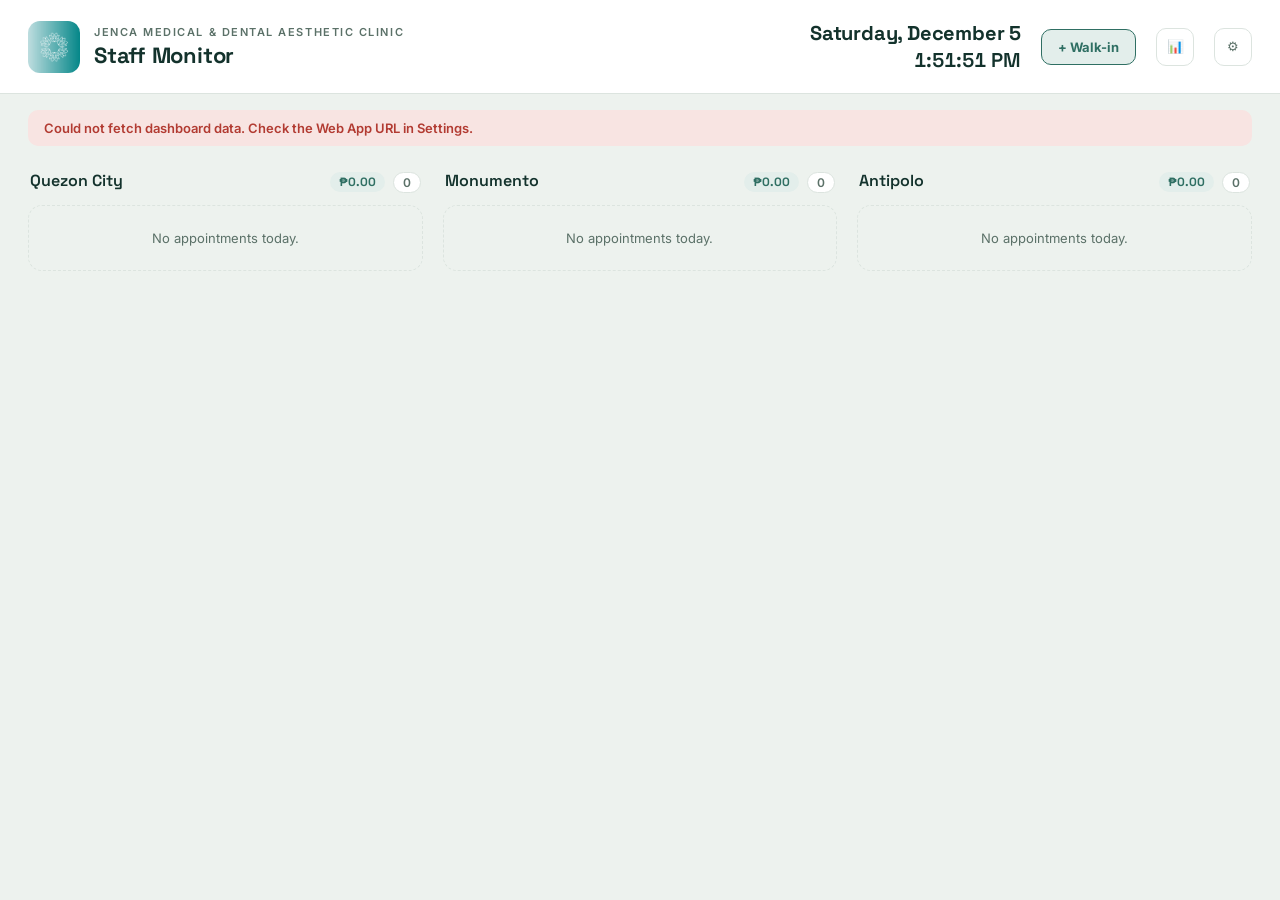
<file: jenca-staff-dashboard_3.html>
<!DOCTYPE html>
<html lang="en">
<head>
<meta charset="UTF-8" />
<meta name="viewport" content="width=device-width, initial-scale=1.0" />
<title>JENCA — Staff Monitor</title>
<link rel="preconnect" href="https://fonts.googleapis.com">
<link href="https://fonts.googleapis.com/css2?family=Space+Grotesk:wght@400;500;600;700&family=Inter:wght@400;500;600;700&display=swap" rel="stylesheet">
<style>
  :root{
    --bg:#EDF2EE;
    --surface:#FFFFFF;
    --ink:#13322C;
    --ink-soft:#5B7168;
    --hairline:#DCE4DF;
    --teal:#2F6F63;
    --teal-soft:#E3EEEB;
    --blue:#33688F;
    --blue-soft:#E3ECF2;
    --gray:#5B7168;
    --gray-soft:#E7ECE9;
    --amber:#C98A2E;
    --amber-soft:#FBEEDA;
    --red:#B23B32;
    --red-soft:#F8E4E2;
    --ring-track:#E4EAE7;
  }
  *{box-sizing:border-box;}
  body{
    margin:0;
    background:var(--bg);
    color:var(--ink);
    font-family:'Inter',sans-serif;
    min-height:100vh;
  }
  .topbar{
    display:flex;
    align-items:center;
    justify-content:space-between;
    padding:20px 28px;
    border-bottom:1px solid var(--hairline);
    background:var(--surface);
  }
  .brand{display:flex; align-items:center; gap:14px;}
  .brand-logo{
    width:52px; height:52px;
    border-radius:12px;
    object-fit:cover;
    flex-shrink:0;
  }
  .brand-text{display:flex; flex-direction:column; gap:2px;}
  .brand-text .eyebrow{
    font-family:'Inter',sans-serif;
    font-size:11px;
    letter-spacing:0.14em;
    text-transform:uppercase;
    color:var(--ink-soft);
    font-weight:600;
  }
  .brand-text h1{
    font-family:'Space Grotesk',sans-serif;
    font-size:22px;
    font-weight:700;
    margin:0;
    letter-spacing:-0.01em;
  }
  .top-right{display:flex; align-items:center; gap:20px;}
  .datetime{display:flex; flex-direction:column; align-items:flex-end; gap:1px;}
  .date-big{
    font-family:'Space Grotesk',sans-serif;
    font-size:20px;
    font-weight:700;
    color:var(--ink);
    letter-spacing:-0.01em;
  }
  .clock{
    font-family:'Space Grotesk',sans-serif;
    font-variant-numeric:tabular-nums;
    font-size:20px;
    font-weight:600;
    color:var(--ink);
  }
  .icon-btn{
    width:38px; height:38px;
    border-radius:10px;
    border:1px solid var(--hairline);
    background:var(--surface);
    display:flex; align-items:center; justify-content:center;
    cursor:pointer;
    color:var(--ink-soft);
  }
  .icon-btn:hover{ background:var(--bg); color:var(--ink); }
  .walkin-btn{
    font-family:'Inter',sans-serif;
    font-size:13px;
    font-weight:700;
    border-radius:10px;
    border:1px solid var(--teal);
    background:var(--teal-soft);
    color:var(--teal);
    padding:9px 16px;
    cursor:pointer;
    white-space:nowrap;
  }
  .walkin-btn:hover{ background:var(--teal); color:#fff; }

  .board{
    display:grid;
    grid-template-columns:repeat(auto-fit, minmax(300px, 1fr));
    gap:20px;
    padding:24px 28px 60px;
    max-width:1400px;
    margin:0 auto;
  }
  .column-head{
    display:flex;
    align-items:baseline;
    justify-content:space-between;
    margin-bottom:12px;
    padding:0 2px;
  }
  .column-head h2{
    font-family:'Space Grotesk',sans-serif;
    font-size:16px;
    font-weight:600;
    margin:0;
  }
  .count-badge{
    font-size:12px;
    font-weight:600;
    color:var(--ink-soft);
    background:var(--surface);
    border:1px solid var(--hairline);
    border-radius:999px;
    padding:2px 9px;
  }
  .head-badges{ display:flex; align-items:center; gap:8px; }
  .sales-badge{
    font-size:12px;
    font-weight:700;
    color:var(--teal);
    background:var(--teal-soft);
    border-radius:999px;
    padding:2px 9px;
    font-family:'Space Grotesk',sans-serif;
    white-space:nowrap;
    border:none;
    cursor:pointer;
  }
  .sales-badge:hover{ background:var(--teal); color:#fff; }
  .cards{ display:flex; flex-direction:column; gap:12px; }
  .card{
    background:var(--surface);
    border:1px solid var(--hairline);
    border-radius:14px;
    padding:14px 16px;
    display:flex;
    gap:14px;
    align-items:center;
    cursor:pointer;
    transition:box-shadow .2s ease, border-color .2s ease;
  }
  .card:hover{ box-shadow:0 2px 10px rgba(19,50,44,0.08); }
  .card.state-amber{ border-color:#EAC98A; animation:pulse-amber 2.4s ease-in-out infinite; }
  .card.state-red{ border-color:#DDA39D; animation:pulse-red 1.6s ease-in-out infinite; }
  @keyframes pulse-amber{
    0%,100%{ box-shadow:0 0 0 0 rgba(201,138,46,0); }
    50%{ box-shadow:0 0 0 4px rgba(201,138,46,0.12); }
  }
  @keyframes pulse-red{
    0%,100%{ box-shadow:0 0 0 0 rgba(178,59,50,0); }
    50%{ box-shadow:0 0 0 5px rgba(178,59,50,0.16); }
  }

  .ring-wrap{ position:relative; width:68px; height:68px; flex-shrink:0; cursor:pointer; }
  .ring-wrap svg{ transform:rotate(-90deg); }
  .ring-label{
    position:absolute; inset:0;
    display:flex; align-items:center; justify-content:center;
    text-align:center;
    font-family:'Space Grotesk',sans-serif;
    font-size:12px;
    font-weight:700;
    line-height:1.05;
    color:var(--ink);
    font-variant-numeric:tabular-nums;
    padding:4px;
  }

  .countdown-caption{
    font-size:11px;
    color:var(--ink-soft);
    margin-top:2px;
  }

  .card-body{ flex:1; min-width:0; }
  .card-title{
    font-weight:600;
    font-size:14px;
    white-space:nowrap;
    overflow:hidden;
    text-overflow:ellipsis;
  }
  .card-time{
    font-size:12px;
    color:var(--ink-soft);
    margin-top:2px;
    font-variant-numeric:tabular-nums;
  }
  .card-title-row{ display:flex; align-items:center; gap:6px; }
  .source-badge{
    flex-shrink:0;
    font-size:9px;
    font-weight:700;
    letter-spacing:0.03em;
    padding:2px 6px;
    border-radius:5px;
  }
  .source-badge.booked{ background:var(--teal-soft); color:var(--teal); }
  .source-badge.walkin{ background:#EEE3F5; color:#7A4FA3; }

  .queue-badge{
    position:absolute;
    top:-6px;
    left:-6px;
    background:var(--ink);
    color:#fff;
    font-family:'Space Grotesk',sans-serif;
    font-size:10px;
    font-weight:700;
    padding:1px 6px;
    border-radius:999px;
    z-index:1;
  }

  .stage-stepper{
    display:flex;
    gap:3px;
    margin-top:8px;
    flex-wrap:wrap;
  }
  .stage-seg{
    font-family:'Inter',sans-serif;
    font-size:9px;
    font-weight:700;
    letter-spacing:0.02em;
    border:none;
    border-radius:5px;
    padding:4px 6px;
    cursor:pointer;
    background:var(--gray-soft);
    color:var(--gray);
  }
  .stage-seg.seg-done{ background:var(--teal); color:#fff; }
  .stage-seg.seg-next{ background:var(--amber-soft); color:var(--amber); box-shadow:0 0 0 1px var(--amber) inset; }
  .stage-seg.seg-pending{ background:var(--gray-soft); color:var(--gray); opacity:0.6; }

  .payment-row{ display:flex; gap:3px; margin-top:5px; }
  .payment-seg{
    font-family:'Inter',sans-serif;
    font-size:9px;
    font-weight:700;
    border:1px solid var(--hairline);
    border-radius:5px;
    padding:3px 6px;
    cursor:default;
    background:#fff;
    color:var(--ink-soft);
  }
  .payment-seg.pay-active{ background:var(--blue-soft); color:var(--blue); border-color:var(--blue); }

  .action-btn.cancel{ color:var(--red); }

  .source-badge.cancelled{ background:var(--red-soft); color:var(--red); }
  .cancelled-wrap{ display:flex; flex-direction:column; gap:6px; margin-top:4px; }
  .cancelled-row{
    display:flex;
    align-items:center;
    gap:8px;
    padding:8px 12px;
    border-radius:10px;
    background:var(--surface);
    opacity:0.55;
  }
  .cancelled-title{ font-size:12px; text-decoration:line-through; color:var(--ink-soft); flex:1; overflow:hidden; text-overflow:ellipsis; white-space:nowrap; }
  .cancelled-time{ font-size:11px; color:var(--ink-soft); }

  .status-pill{
    display:inline-block;
    margin-top:6px;
    font-size:10px;
    font-weight:700;
    letter-spacing:0.04em;
    text-transform:uppercase;
    padding:2px 8px;
    border-radius:999px;
  }
  .status-pill.teal{ background:var(--teal-soft); color:var(--teal); }
  .status-pill.blue{ background:var(--blue-soft); color:var(--blue); }
  .status-pill.gray{ background:var(--gray-soft); color:var(--gray); }
  .status-pill.amber{ background:var(--amber-soft); color:var(--amber); }
  .status-pill.red{ background:var(--red-soft); color:var(--red); }

  .card-actions{ display:flex; flex-direction:column; gap:6px; }
  .action-btn{
    font-family:'Inter',sans-serif;
    font-size:11px;
    font-weight:700;
    letter-spacing:0.03em;
    border-radius:8px;
    border:1px solid var(--hairline);
    background:var(--bg);
    padding:6px 10px;
    cursor:pointer;
    color:var(--ink);
    white-space:nowrap;
  }
  .action-btn:hover{ background:#E1E9E4; }
  .action-btn.done{ color:var(--teal); }
  .action-btn.extend{ color:var(--amber); }
  .action-btn.done:disabled{ color:var(--ink-soft); background:var(--bg); border-color:var(--hairline); cursor:not-allowed; opacity:0.55; }
  .action-btn.done:disabled:hover{ background:var(--bg); }
  .action-btn.payment-add{ color:var(--blue); }

  .payment-summary{ font-size:11px; color:var(--ink-soft); margin-top:4px; }
  .payment-summary .amt{ font-weight:700; color:var(--ink); }

  .method-toggle{ display:flex; gap:8px; margin-bottom:12px; }
  .method-btn{
    flex:1;
    font-family:'Inter',sans-serif;
    font-weight:700;
    font-size:13px;
    border:1px solid var(--hairline);
    background:var(--bg);
    color:var(--ink-soft);
    border-radius:8px;
    padding:9px 10px;
    cursor:pointer;
  }
  .method-btn.method-active{ background:var(--teal); color:#fff; border-color:var(--teal); }

  .balance-box{
    display:flex;
    justify-content:space-between;
    align-items:center;
    background:var(--bg);
    border-radius:8px;
    padding:10px 12px;
    margin-bottom:12px;
  }
  .balance-box .balance-label{ font-size:12px; font-weight:600; color:var(--ink-soft); }
  .balance-box .balance-amt{ font-family:'Space Grotesk',sans-serif; font-size:16px; font-weight:700; }
  .balance-box .balance-amt.owed{ color:var(--red); }
  .balance-box .balance-amt.change{ color:var(--teal); }

  .sales-table{ width:100%; border-collapse:collapse; font-size:13px; margin-top:4px; }
  #salesTableWrap{ overflow-x:auto; }
  .sales-table th{
    text-align:left;
    font-size:10px;
    font-weight:700;
    letter-spacing:0.03em;
    text-transform:uppercase;
    color:var(--ink-soft);
    padding:6px 8px;
    border-bottom:1px solid var(--hairline);
  }
  .sales-table td{
    padding:8px;
    border-bottom:1px solid var(--hairline);
    font-variant-numeric:tabular-nums;
  }
  .sales-table tfoot td{
    font-weight:700;
    border-top:2px solid var(--ink);
    border-bottom:none;
    background:var(--teal-soft);
    color:var(--teal);
  }

  .balance-due-section{ margin-top:16px; }
  .balance-due-section h4{
    font-size:11px;
    font-weight:700;
    letter-spacing:0.03em;
    text-transform:uppercase;
    color:var(--ink-soft);
    margin:0 0 8px 0;
  }
  .balance-due-list{ list-style:none; padding:0; margin:0; display:flex; flex-direction:column; gap:6px; }
  .balance-due-list li{
    display:flex;
    justify-content:space-between;
    align-items:center;
    background:var(--bg);
    border-radius:8px;
    padding:8px 12px;
    font-size:13px;
  }
  .balance-due-list .bd-who{ display:flex; flex-direction:column; }
  .balance-due-list .bd-patient{ font-weight:600; color:var(--ink); }
  .balance-due-list .bd-branch{ font-size:11px; color:var(--ink-soft); }
  .balance-due-list .bd-amt{ font-weight:700; color:var(--red); font-family:'Space Grotesk',sans-serif; }
  .balance-due-empty{ font-size:13px; color:var(--teal); font-weight:600; }

  .empty-col{
    color:var(--ink-soft);
    font-size:13px;
    padding:24px 14px;
    text-align:center;
    border:1px dashed var(--hairline);
    border-radius:14px;
  }

  .banner{
    max-width:1400px;
    margin:16px auto 0;
    padding:0 28px;
  }
  .banner-inner{
    background:var(--red-soft);
    color:var(--red);
    border-radius:10px;
    padding:10px 16px;
    font-size:13px;
    font-weight:600;
  }

  /* modal */
  .modal-backdrop{
    position:fixed; inset:0;
    background:rgba(19,50,44,0.4);
    display:none;
    align-items:center; justify-content:center;
    z-index:50;
  }
  .modal-backdrop.open{ display:flex; }
  .modal{
    background:var(--surface);
    border-radius:16px;
    padding:24px;
    width:320px;
    max-width:90vw;
  }
  .modal.modal-wide{ width:420px; max-height:85vh; overflow-y:auto; }
  .modal.modal-sales{ width:800px; max-width:94vw; max-height:85vh; overflow-y:auto; }
  .modal select, .modal input[type=time]{
    width:100%;
    border:1px solid var(--hairline);
    border-radius:8px;
    padding:9px 11px;
    font-size:14px;
    font-family:'Inter',sans-serif;
    margin-bottom:12px;
    background:var(--surface);
  }
  .details-time{ font-size:13px; color:var(--ink-soft); margin-top:0; margin-bottom:14px; }
  .details-grid{ display:flex; flex-direction:column; gap:10px; margin-bottom:8px; }
  .details-row{ display:flex; flex-direction:column; gap:1px; }
  .details-row .k{ font-size:11px; font-weight:700; letter-spacing:0.04em; text-transform:uppercase; color:var(--ink-soft); }
  .details-row .v{ font-size:14px; color:var(--ink); word-break:break-word; }
  .modal h3{
    font-family:'Space Grotesk',sans-serif;
    margin:0 0 4px;
    font-size:16px;
  }
  .modal p{ margin:0 0 16px; font-size:13px; color:var(--ink-soft); }
  .modal input[type=text], .modal input[type=password], .modal input[type=url], .modal input[type=number]{
    width:100%;
    border:1px solid var(--hairline);
    border-radius:8px;
    padding:9px 11px;
    font-size:14px;
    font-family:'Inter',sans-serif;
    margin-bottom:12px;
  }
  .modal-row{ display:flex; gap:8px; justify-content:flex-end; margin-top:6px; }
  .modal-row button{
    font-family:'Inter',sans-serif;
    font-weight:600;
    font-size:13px;
    border-radius:8px;
    padding:8px 14px;
    cursor:pointer;
    border:none;
  }
  .btn-cancel{ background:var(--bg); color:var(--ink-soft); }
  .btn-confirm{ background:var(--ink); color:#fff; }
  .modal-msg{ font-size:12px; margin-top:8px; min-height:16px; }
  .modal-msg.err{ color:var(--red); }
  .modal-msg.ok{ color:var(--teal); }

  .settings-label{
    font-size:12px;
    font-weight:600;
    color:var(--ink-soft);
    margin-bottom:4px;
    display:block;
  }
  .slider-row{ display:flex; align-items:center; gap:10px; margin-bottom:14px; }
  .slider-row input[type=range]{ flex:1; }
  .slider-val{ font-family:'Space Grotesk',sans-serif; font-weight:700; font-size:13px; width:44px; text-align:right; }

  .lang-toggle{ display:flex; gap:8px; margin-bottom:16px; }
  .lang-btn{
    flex:1;
    font-family:'Space Grotesk',sans-serif;
    font-weight:700;
    font-size:13px;
    border:1px solid var(--hairline);
    background:var(--bg);
    color:var(--ink-soft);
    border-radius:8px;
    padding:8px 10px;
    cursor:pointer;
  }
  .lang-btn.lang-active{ background:var(--ink); color:#fff; border-color:var(--ink); }
</style>
</head>
<body>

<div class="topbar">
  <div class="brand">
    <img class="brand-logo" src="[data-uri]" alt="JENCA logo" />
    <div class="brand-text">
      <span class="eyebrow">JENCA Medical &amp; Dental Aesthetic Clinic</span>
      <h1>Staff Monitor</h1>
    </div>
  </div>
  <div class="top-right">
    <div class="datetime">
      <div class="date-big" id="dateBig">--</div>
      <div class="clock" id="clock">--:--:--</div>
    </div>
    <button class="walkin-btn" id="walkInBtn">+ Walk-in</button>
    <button class="icon-btn" id="salesBtn" title="Sales Report">📊</button>
    <button class="icon-btn" id="settingsBtn" title="Settings">⚙</button>
  </div>
</div>

<div class="banner" id="errorBanner" style="display:none;">
  <div class="banner-inner" id="errorBannerText"></div>
</div>

<div class="board" id="board">
  <!-- columns injected here -->
</div>

<!-- Settings modal -->
<div class="modal-backdrop" id="settingsModal">
  <div class="modal">
    <h3 id="settingsTitleText">Settings</h3>
    <p id="settingsDescText">I-paste ang Web App URL mula sa Apps Script deployment. Isang beses mo lang itong gagawin per device.</p>
    <span class="settings-label" id="webAppUrlLabelText">Web App URL</span>
    <input type="url" id="webAppUrlInput" placeholder="https://script.google.com/macros/s/.../exec" />
    <span class="settings-label" id="thresholdLabel">"Ending soon" alert — babala kung ilang minuto na lang bago matapos</span>
    <div class="slider-row">
      <input type="range" id="thresholdSlider" min="5" max="60" step="5" value="15" />
      <div class="slider-val" id="thresholdVal">15m</div>
    </div>
    <span class="settings-label" id="pollLabel">Auto-refresh interval</span>
    <div class="slider-row">
      <input type="range" id="pollSlider" min="10" max="60" step="5" value="20" />
      <div class="slider-val" id="pollVal">20s</div>
    </div>
    <span class="settings-label">Language</span>
    <div class="lang-toggle">
      <button class="lang-btn" id="langEnBtn">EN</button>
      <button class="lang-btn" id="langTlBtn">TL</button>
    </div>
    <div class="modal-row">
      <button class="btn-cancel" id="settingsCancel">Isara</button>
      <button class="btn-confirm" id="settingsSave">I-save</button>
    </div>
  </div>
</div>

<!-- PIN modal -->
<div class="modal-backdrop" id="pinModal">
  <div class="modal">
    <h3 id="pinModalTitle">Confirm</h3>
    <p id="pinModalDesc"></p>
    <span class="settings-label"><span id="staffPinLabelText">Staff PIN</span> (<span id="pinBranchLabel"></span>)</span>
    <input type="password" id="pinInput" maxlength="6" placeholder="••••" />
    <div class="modal-msg" id="pinModalMsg"></div>
    <div class="modal-row">
      <button class="btn-cancel" id="pinCancel">Kanselahin</button>
      <button class="btn-confirm" id="pinConfirm">Kumpirmahin</button>
    </div>
  </div>
</div>

<!-- Details modal (click a card to view full booking info) -->
<div class="modal-backdrop" id="detailsModal">
  <div class="modal modal-wide">
    <h3 id="detailsTitle">Details</h3>
    <p id="detailsTime" class="details-time"></p>
    <div class="details-grid" id="detailsGrid"></div>
    <div class="modal-row">
      <button class="btn-cancel" id="detailsClose">Isara</button>
    </div>
  </div>
</div>

<!-- Walk-in booking modal -->
<div class="modal-backdrop" id="walkInModal">
  <div class="modal modal-wide">
    <h3 id="walkInTitle">Walk-in Booking</h3>
    <p id="walkInDesc">I-book ang walk-in patient. Awtomatiko itong ise-check kung may conflict sa existing bookings.</p>

    <span class="settings-label" id="walkInBranchLabel">Branch</span>
    <select id="walkInBranch" class="modal-select"></select>

    <span class="settings-label" id="walkInServiceLabel">Service</span>
    <select id="walkInService" class="modal-select"></select>

    <span class="settings-label" id="walkInTimeLabel">Time</span>
    <input type="time" id="walkInTime" />

    <span class="settings-label" id="walkInNameLabel">Patient Name</span>
    <input type="text" id="walkInName" placeholder="Juan Dela Cruz" />

    <span class="settings-label" id="walkInContactLabel">Contact Number</span>
    <input type="text" id="walkInContact" placeholder="09XXXXXXXXX" />

    <span class="settings-label" id="walkInTypeLabel">Patient Type</span>
    <select id="walkInPatientType" class="modal-select">
      <option value="New">New</option>
      <option value="Returning">Returning</option>
    </select>

    <span class="settings-label" id="walkInPinLabel">Staff PIN</span>
    <input type="password" id="walkInPin" maxlength="6" placeholder="••••" />

    <div class="modal-msg" id="walkInMsg"></div>
    <div class="modal-row">
      <button class="btn-cancel" id="walkInCancel">Isara</button>
      <button class="btn-confirm" id="walkInSubmit">Book</button>
    </div>
  </div>
</div>

<!-- Add Payment modal -->
<div class="modal-backdrop" id="paymentModal">
  <div class="modal">
    <h3 id="paymentModalTitle">Add Payment</h3>
    <p id="paymentModalDesc"></p>

    <div class="balance-box" id="currentStateBox">
      <span class="balance-label" id="currentStateLabelText">So far</span>
      <span class="balance-amt" id="currentStateAmt">—</span>
    </div>

    <span class="settings-label" id="totalLabelText">Total Bill</span>
    <input type="number" id="paymentTotal" min="0" step="0.01" placeholder="0.00" />

    <span class="settings-label" id="cashNowLabelText">Cash Received Now</span>
    <input type="number" id="paymentCash" min="0" step="0.01" placeholder="0.00" />

    <span class="settings-label" id="cardNowLabelText">Card Received Now</span>
    <input type="number" id="paymentCard" min="0" step="0.01" placeholder="0.00" />

    <div class="balance-box">
      <span class="balance-label" id="balanceLabelText">Balance</span>
      <span class="balance-amt" id="balanceAmt">₱0.00</span>
    </div>

    <span class="settings-label"><span id="paymentPinLabelText">Staff PIN</span> (<span id="paymentBranchLabel"></span>)</span>
    <input type="password" id="paymentPin" maxlength="6" placeholder="••••" />

    <div class="modal-msg" id="paymentModalMsg"></div>
    <div class="modal-row">
      <button class="btn-cancel" id="paymentHistoryBtn" type="button">History</button>
      <button class="btn-cancel" id="paymentCancel">Isara</button>
      <button class="btn-confirm" id="paymentConfirm">I-save</button>
    </div>

    <div id="paymentHistoryPanel" style="display:none;">
      <div class="details-time" id="paymentHistoryEmpty" style="display:none;">No entries yet.</div>
      <ul class="balance-due-list" id="paymentHistoryList"></ul>
    </div>
  </div>
</div>

<!-- Sales Report modal (Manager PIN-protected, consolidated per branch) -->
<div class="modal-backdrop" id="salesModal">
  <div class="modal modal-sales">
    <h3 id="salesModalTitle">Sales Report</h3>

    <div id="salesInputSection">
      <div class="method-toggle">
        <button type="button" class="method-btn" id="salesPeriodDayBtn" data-period="day">Daily</button>
        <button type="button" class="method-btn" id="salesPeriodMonthBtn" data-period="month">Monthly</button>
      </div>

      <div id="salesDateField">
        <span class="settings-label" id="salesDateLabel">Date</span>
        <input type="date" id="salesDate" />
      </div>
      <div id="salesMonthField" style="display:none;">
        <span class="settings-label" id="salesMonthLabelText">Month</span>
        <input type="month" id="salesMonth" />
      </div>

      <span class="settings-label" id="salesPinLabelText">Manager PIN</span>
      <input type="password" id="salesPin" maxlength="10" placeholder="••••" />

      <div class="modal-msg" id="salesModalMsg"></div>
      <div class="modal-row">
        <button class="btn-cancel" id="salesCancel">Isara</button>
        <button class="btn-confirm" id="salesSubmit">View</button>
      </div>
    </div>

    <div id="salesResultSection" style="display:none;">
      <div id="salesTableWrap"></div>
      <div class="modal-row">
        <button class="btn-cancel" id="salesExportCsvBtn">Export CSV</button>
        <button class="btn-cancel" id="salesExportPdfBtn">Export PDF</button>
      </div>
      <div class="modal-row">
        <button class="btn-cancel" id="salesBack">Back</button>
        <button class="btn-cancel" id="salesClose2">Isara</button>
      </div>
    </div>
  </div>
</div>

<script>
const BRANCH_ORDER = ["Quezon City", "Monumento", "Antipolo"];

// Simple in-memory + best-effort persistence (no browser storage APIs
// per platform rules; falls back to in-memory only if window.storage
// isn't available, e.g. when opened outside Claude).
// ============================================================
// I-PASTE DITO YUNG WEB APP URL MO (isang beses lang, bago
// i-distribute ang file sa mga branch). Kapag naka-set na ito,
// hindi na kailangan pang i-type ulit sa Settings kada bukas.
// Halimbawa: 'https://script.google.com/macros/s/AKfycb.../exec'
// ============================================================
const DEFAULT_WEB_APP_URL = 'https://script.google.com/macros/s/AKfycby5VJabRqAQ1vlyzTecsKjMrxKRVTL0NHKlx7OXZY5iFuOFCjwYSYkk4K3VuE-Hfe9B/exec';

let memoryStore = {};
function localFallback(key, fallback){ return memoryStore[key] || fallback; }

const CONFIG = {
  WEB_APP_URL: localFallback('jenca_webapp_url', DEFAULT_WEB_APP_URL),
  THRESHOLD_MIN: parseInt(localFallback('jenca_threshold', '15'), 10),
  POLL_SEC: parseInt(localFallback('jenca_poll', '20'), 10)
};

// ============================================================
// LANGUAGE / TRANSLATIONS
// ============================================================
let currentLang = localFallback('jenca_lang', 'en');

const FIL_DAYS = ['Linggo','Lunes','Martes','Miyerkules','Huwebes','Biyernes','Sabado'];
const FIL_MONTHS = ['Enero','Pebrero','Marso','Abril','Mayo','Hunyo','Hulyo','Agosto','Setyembre','Oktubre','Nobyembre','Disyembre'];

const STRINGS = {
  en: {
    settingsTitle: 'Settings',
    settingsDesc: "Paste the Web App URL from your Apps Script deployment. You only need to do this once per device.",
    thresholdLabel: '"Ending soon" alert — how many minutes before the end time',
    pollLabel: 'Auto-refresh interval',
    close: 'Close',
    save: 'Save',
    staffPin: 'Staff PIN',
    cancel: 'Cancel',
    confirm: 'Confirm',
    markDoneTitle: 'Mark as Done',
    extendTitle: 'Extend +15 min',
    markDoneDesc: "Confirm with this branch's PIN to mark this session as done.",
    extendDesc: "Confirm with this branch's PIN to add 15 minutes.",
    stageDescPrefix: "Confirm with this branch's PIN to mark this patient as",
    paymentDescPrefix: "Confirm with this branch's PIN to set payment status to",
    cancelBooking: 'Cancel',
    cancelDesc: "Confirm with this branch's PIN to cancel this booking. This frees up the time slot for other patients.",
    cancelledLabel: 'CANCELLED',
    pinRequired: 'PIN is required.',
    submitting: 'Submitting...',
    updated: 'Successfully updated.',
    genericError: 'Something went wrong, please try again.',
    unreachable: 'Could not reach the server. Please try again.',
    noWebAppUrl: 'No Web App URL set yet. Open Settings (⚙) to paste it.',
    loadFailed: 'Could not load data from Apps Script.',
    fetchFailed: 'Could not fetch dashboard data. Check the Web App URL in Settings.',
    noAppointments: 'No appointments today.',
    statusUpcoming: 'Upcoming',
    statusOngoing: 'Ongoing',
    statusEnding: 'Ending soon',
    statusOverdue: 'Overdue',
    inMin: (m) => `in ${m}`,
    minLeft: (m) => `${m} left`,
    minOver: (m) => `${m} over`,
    detailsTitle: 'Details',
    walkInBtn: '+ Walk-in',
    walkInTitle: 'Walk-in Booking',
    walkInDesc: 'Book a walk-in patient. This is automatically checked against existing bookings so nothing double-books.',
    walkInBranchLabel: 'Branch',
    walkInServiceLabel: 'Service',
    walkInTimeLabel: 'Time',
    walkInNameLabel: 'Patient Name',
    walkInContactLabel: 'Contact Number',
    walkInTypeLabel: 'Patient Type',
    walkInPinLabel: 'Staff PIN',
    walkInSubmit: 'Book',
    fillRequired: 'Please fill in all required fields.',
    doneNeedsPayment: 'Payment must be fully paid (balance ₱0) before this can be marked Done.',
    paymentAutoHint: 'Auto-computed from payments recorded — use +Payment to update.',
    addPaymentBtn: '+ Payment',
    addPaymentTitle: 'Add Payment',
    addPaymentDesc: 'Enter the payment details for this patient.',
    paymentMethodLabel: 'Payment Method',
    cashLabel: 'Cash',
    cardLabel: 'Card',
    totalLabel: 'Total',
    paidLabel: 'Paid',
    totalBillLabel: 'Total Bill',
    todayCollectedTooltip: 'Total collected today (Cash + Card, from the Transaction Log)',
    branchSalesTooltip: 'Click to view this branch\u2019s sales report',
    cashNowLabel: 'Cash Received Now',
    cardNowLabel: 'Card Received Now',
    soFarLabel: 'So far',
    historyLabel: 'History',
    balanceLabel: 'Balance',
    changeLabel: 'Change',
    paymentAmountRequired: 'Enter a Total Bill and/or a Cash/Card amount received.',
    recordedByLabel: 'Recorded by',
    recordedByRequired: 'Please enter your name (who recorded this payment).',
    salesReportTitle: 'Sales Report',
    salesDateLabel: 'Date',
    managerPin: 'Manager PIN',
    salesViewBtn: 'View',
    salesBackBtn: 'Back',
    branchCol: 'Branch',
    txnCol: 'Transactions',
    billedCol: 'Billed',
    collectedCol: 'Collected',
    outstandingCol: 'Outstanding',
    grandTotalLabel: 'GRAND TOTAL',
    salesPeriodDaily: 'Daily',
    salesPeriodMonthly: 'Monthly',
    salesMonthLabel: 'Month',
    otherMethodLabel: 'Unspecified method',
    balanceDueCol: 'Balance Due',
    changeGivenCol: 'Change Given',
    balanceDueListTitle: 'Patients with Balance Due',
    noBalanceDueMsg: 'No outstanding balance — fully collected.',
    exportCsvBtn: 'Export CSV',
    exportPdfBtn: 'Export PDF',
    exportPopupBlocked: 'Pop-up was blocked. Please allow pop-ups for this site to export as PDF.',
    reportGeneratedAt: 'Generated'
  },
  tl: {
    settingsTitle: 'Mga Setting',
    settingsDesc: 'I-paste ang Web App URL mula sa Apps Script deployment. Isang beses mo lang itong gagawin per device.',
    thresholdLabel: '"Ending soon" alert — babala kung ilang minuto na lang bago matapos',
    pollLabel: 'Auto-refresh interval',
    close: 'Isara',
    save: 'I-save',
    staffPin: 'Staff PIN',
    cancel: 'Kanselahin',
    confirm: 'Kumpirmahin',
    markDoneTitle: 'Mark as Done',
    extendTitle: 'Extend +15 min',
    markDoneDesc: 'I-confirm gamit ang PIN ng branch na ito para i-mark itong tapos na.',
    extendDesc: 'I-confirm gamit ang PIN ng branch na ito para idagdag ang 15 minuto.',
    stageDescPrefix: 'I-confirm gamit ang PIN ng branch na ito para markahan ang pasyente bilang',
    paymentDescPrefix: 'I-confirm gamit ang PIN ng branch na ito para itakda ang payment status sa',
    cancelBooking: 'I-cancel',
    cancelDesc: 'I-confirm gamit ang PIN ng branch na ito para i-cancel ang booking na ito. Mabubukas agad ang slot para sa ibang pasyente.',
    cancelledLabel: 'CANCELLED',
    pinRequired: 'Kailangan ng PIN.',
    submitting: 'Isinusumite...',
    updated: 'Successfully na-update.',
    genericError: 'May error, subukan ulit.',
    unreachable: 'Hindi ma-reach ang server. Subukan ulit.',
    noWebAppUrl: 'Wala pang na-set na Web App URL. Buksan ang Settings (⚙) para i-paste ito.',
    loadFailed: 'Hindi ma-load ang datos mula sa Apps Script.',
    fetchFailed: 'Hindi ma-fetch ang dashboard data. Tingnan ang Web App URL sa Settings.',
    noAppointments: 'Walang appointment ngayong araw.',
    statusUpcoming: 'Paparating',
    statusOngoing: 'Kasalukuyan',
    statusEnding: 'Malapit nang Matapos',
    statusOverdue: 'Lampas na',
    inMin: (m) => `sa loob ng ${m}`,
    minLeft: (m) => `${m} na lang`,
    minOver: (m) => `lampas ng ${m}`,
    detailsTitle: 'Detalye',
    walkInBtn: '+ Walk-in',
    walkInTitle: 'Walk-in Booking',
    walkInDesc: 'I-book ang walk-in patient. Awtomatiko itong ise-check kung may conflict sa existing bookings.',
    walkInBranchLabel: 'Branch',
    walkInServiceLabel: 'Service',
    walkInTimeLabel: 'Oras',
    walkInNameLabel: 'Pangalan ng Patient',
    walkInContactLabel: 'Contact Number',
    walkInTypeLabel: 'Patient Type',
    walkInPinLabel: 'Staff PIN',
    walkInSubmit: 'I-book',
    fillRequired: 'Punan lahat ng required fields.',
    doneNeedsPayment: 'Dapat fully paid muna (balance ₱0) bago ma-mark na Done ito.',
    paymentAutoHint: 'Auto-kinukwenta mula sa naitalang bayad — gamitin ang +Payment para baguhin.',
    addPaymentBtn: '+ Bayad',
    addPaymentTitle: 'Maglagay ng Bayad',
    addPaymentDesc: 'Ilagay ang detalye ng bayad ng pasyenteng ito.',
    paymentMethodLabel: 'Paraan ng Bayad',
    cashLabel: 'Cash',
    cardLabel: 'Card',
    totalLabel: 'Total',
    paidLabel: 'Nabayaran',
    totalBillLabel: 'Total Bill',
    todayCollectedTooltip: 'Kabuuang na-collect ngayong araw (Cash + Card, mula sa Transaction Log)',
    branchSalesTooltip: 'I-click para makita ang sales report ng branch na ito',
    cashNowLabel: 'Cash na Natanggap Ngayon',
    cardNowLabel: 'Card na Natanggap Ngayon',
    soFarLabel: 'Sa ngayon',
    historyLabel: 'History',
    balanceLabel: 'Balanse',
    changeLabel: 'Sukli',
    paymentAmountRequired: 'Maglagay ng Total Bill at/o Cash/Card na natanggap.',
    recordedByLabel: 'Na-record ni',
    recordedByRequired: 'Ilagay ang pangalan mo (sino nag-record ng payment na ito).',
    salesReportTitle: 'Sales Report',
    salesDateLabel: 'Petsa',
    managerPin: 'Manager PIN',
    salesViewBtn: 'Tingnan',
    salesBackBtn: 'Balik',
    branchCol: 'Branch',
    txnCol: 'Transaksyon',
    billedCol: 'Na-bill',
    collectedCol: 'Nakolekta',
    outstandingCol: 'Balanse',
    grandTotalLabel: 'KABUUAN',
    salesPeriodDaily: 'Araw-araw',
    salesPeriodMonthly: 'Buwanang',
    salesMonthLabel: 'Buwan',
    otherMethodLabel: 'Walang specify na paraan',
    balanceDueCol: 'May Utang',
    changeGivenCol: 'Sukling Ibinigay',
    balanceDueListTitle: 'Mga Pasyenteng May Balance',
    noBalanceDueMsg: 'Walang natitirang balance — kumpleto ang kolekta.',
    exportCsvBtn: 'I-export bilang CSV',
    exportPdfBtn: 'I-export bilang PDF',
    exportPopupBlocked: 'Na-block ang pop-up. Payagan ang pop-ups sa site na ito para maka-export bilang PDF.',
    reportGeneratedAt: 'Nabuo noong'
  }
};

function t(key){ return STRINGS[currentLang][key]; }

// Patient journey stages — mirrors STAGE_KEYS in Code.gs.
const STAGE_KEYS = ['Arrived', 'Checked In', 'Waiting', 'Treatment', 'Payment'];
const STAGE_LABELS = {
  en: { 'Arrived':'Arrived', 'Checked In':'Checked In', 'Waiting':'Waiting', 'Treatment':'Treatment', 'Payment':'Payment' },
  tl: { 'Arrived':'Dumating', 'Checked In':'Naka Check-in', 'Waiting':'Naghihintay', 'Treatment':'Paggamot', 'Payment':'Bayad' }
};
function stageLabel(key){ return STAGE_LABELS[currentLang][key] || key; }
function stageIndexFromDetails(details){
  const val = details ? details['Stage'] : null;
  return val ? STAGE_KEYS.indexOf(val) : -1;
}

// Payment status — separate from patient journey stage.
const PAYMENT_STATUSES = ['Unpaid', 'Partial', 'Paid'];
const PAYMENT_LABELS = {
  en: { 'Unpaid':'Unpaid', 'Partial':'Partial', 'Paid':'Paid' },
  tl: { 'Unpaid':'Hindi pa Bayad', 'Partial':'Bahagya', 'Paid':'Bayad na' }
};
function paymentLabel(key){ return PAYMENT_LABELS[currentLang][key] || key; }
function paymentStatusFromDetails(details){
  const val = details ? details['Payment Status'] : null;
  return PAYMENT_STATUSES.indexOf(val) !== -1 ? val : 'Unpaid';
}
// NEW (fix): totoong status na, hindi na yung naka-store na label —
// kinukwenta mula sa aktwal na Total/Paid (parehong logic ng backend
// na computeEventPaymentState), para isang source of truth na lang
// at hindi na puwedeng magka-mismatch ang badge sa totoong balance.
function derivedPaymentStatus(details){
  const info = paymentBalanceInfo(details);
  if (!info || info.total <= 0) return 'Unpaid';
  if (info.diff <= 0) return 'Paid';
  if (info.paid > 0) return 'Partial';
  return 'Unpaid';
}
function paymentBalanceInfo(details){
  const total = parseFloat(details && details['Total']);
  const paid = parseFloat(details && details['Paid']);
  if (isNaN(total) || isNaN(paid)) return null;
  const diff = total - paid;
  const label = diff > 0 ? t('balanceLabel') : (diff < 0 ? t('changeLabel') : t('balanceLabel'));
  const cls = diff > 0 ? 'owed' : (diff < 0 ? 'change' : '');
  return { total, paid, diff, label, cls, amt: Math.abs(diff) };
}
// NEW (fix): DONE dapat batay sa TOTOONG balance (Total - Paid mula sa
// +Payment records), HINDI sa "Payment Status" pill — dahil manually
// naise-set 'yung pill (Unpaid/Partial/Paid) na hiwalay sa aktwal na
// halaga, kaya posibleng "Paid" ang pill pero may balance pa talaga.
function isFullyPaid(details){
  return derivedPaymentStatus(details) === 'Paid';
}
// NEW: quick-glance running total of Paid amounts for a branch today —
// no PIN needed, shown right on the dashboard header. Excludes
// cancelled bookings; includes DONE ones since money was collected.
function branchSalesToday(allEvents){
  let total = 0;
  allEvents.forEach(ev => {
    const d = parseDescription(ev.description);
    if (isCancelled(d)) return;
    const paid = parseFloat(d['Paid']);
    if (!isNaN(paid)) total += paid;
  });
  return Math.round(total * 100) / 100;
}
function isCancelled(details){
  return details && (details['Status'] || '').toLowerCase().indexOf('cancelled') !== -1;
}
function isDone(details){
  return details && (details['Status'] || '').toLowerCase().indexOf('done') !== -1;
}

function applyLanguage(){
  document.getElementById('settingsTitleText').textContent = t('settingsTitle');
  document.getElementById('settingsDescText').textContent = t('settingsDesc');
  document.getElementById('thresholdLabel').textContent = t('thresholdLabel');
  document.getElementById('pollLabel').textContent = t('pollLabel');
  document.getElementById('settingsCancel').textContent = t('close');
  document.getElementById('settingsSave').textContent = t('save');
  document.getElementById('staffPinLabelText').textContent = t('staffPin');
  document.getElementById('pinCancel').textContent = t('cancel');
  document.getElementById('pinConfirm').textContent = t('confirm');
  document.getElementById('detailsClose').textContent = t('close');
  document.getElementById('walkInBtn').textContent = t('walkInBtn');
  document.getElementById('walkInTitle').textContent = t('walkInTitle');
  document.getElementById('walkInDesc').textContent = t('walkInDesc');
  document.getElementById('walkInBranchLabel').textContent = t('walkInBranchLabel');
  document.getElementById('walkInServiceLabel').textContent = t('walkInServiceLabel');
  document.getElementById('walkInTimeLabel').textContent = t('walkInTimeLabel');
  document.getElementById('walkInNameLabel').textContent = t('walkInNameLabel');
  document.getElementById('walkInContactLabel').textContent = t('walkInContactLabel');
  document.getElementById('walkInTypeLabel').textContent = t('walkInTypeLabel');
  document.getElementById('walkInPinLabel').textContent = t('walkInPinLabel');
  document.getElementById('walkInCancel').textContent = t('close');
  document.getElementById('walkInSubmit').textContent = t('walkInSubmit');
  document.getElementById('paymentModalTitle').textContent = t('addPaymentTitle');
  document.getElementById('paymentModalDesc').textContent = t('addPaymentDesc');
  document.getElementById('currentStateLabelText').textContent = t('soFarLabel');
  document.getElementById('totalLabelText').textContent = t('totalBillLabel');
  document.getElementById('cashNowLabelText').textContent = t('cashNowLabel');
  document.getElementById('cardNowLabelText').textContent = t('cardNowLabel');
  document.getElementById('paymentPinLabelText').textContent = t('staffPin');
  document.getElementById('paymentHistoryBtn').textContent = t('historyLabel');
  document.getElementById('paymentCancel').textContent = t('close');
  document.getElementById('paymentConfirm').textContent = t('save');
  document.getElementById('salesModalTitle').textContent = t('salesReportTitle');
  document.getElementById('salesDateLabel').textContent = t('salesDateLabel');
  document.getElementById('salesMonthLabelText').textContent = t('salesMonthLabel');
  document.getElementById('salesPeriodDayBtn').textContent = t('salesPeriodDaily');
  document.getElementById('salesPeriodMonthBtn').textContent = t('salesPeriodMonthly');
  document.getElementById('salesPinLabelText').textContent = t('managerPin');
  document.getElementById('salesSubmit').textContent = t('salesViewBtn');
  document.getElementById('salesCancel').textContent = t('close');
  document.getElementById('salesBack').textContent = t('salesBackBtn');
  document.getElementById('salesClose2').textContent = t('close');
  document.getElementById('salesExportCsvBtn').textContent = t('exportCsvBtn');
  document.getElementById('salesExportPdfBtn').textContent = t('exportPdfBtn');
  document.getElementById('langEnBtn').classList.toggle('lang-active', currentLang === 'en');
  document.getElementById('langTlBtn').classList.toggle('lang-active', currentLang === 'tl');
  renderBoard();
}

async function setLanguage(lang){
  currentLang = lang;
  memoryStore['jenca_lang'] = lang;
  try{ await window.storage.set('jenca_lang', lang, false); }catch(e){}
  applyLanguage();
}


async function loadSettings(){
  try{
    const lang = await window.storage.get('jenca_lang', false);
    if (lang) currentLang = lang.value;
  }catch(e){}
  try{
    const url = await window.storage.get('jenca_webapp_url', true);
    if (url) CONFIG.WEB_APP_URL = url.value;
  }catch(e){}
  try{
    const th = await window.storage.get('jenca_threshold', false);
    if (th) CONFIG.THRESHOLD_MIN = parseInt(th.value, 10);
  }catch(e){}
  try{
    const pl = await window.storage.get('jenca_poll', false);
    if (pl) CONFIG.POLL_SEC = parseInt(pl.value, 10);
  }catch(e){}
  document.getElementById('webAppUrlInput').value = CONFIG.WEB_APP_URL || '';
  document.getElementById('thresholdSlider').value = CONFIG.THRESHOLD_MIN;
  document.getElementById('thresholdVal').textContent = CONFIG.THRESHOLD_MIN + 'm';
  document.getElementById('pollSlider').value = CONFIG.POLL_SEC;
  document.getElementById('pollVal').textContent = CONFIG.POLL_SEC + 's';
  if (!CONFIG.WEB_APP_URL){
    document.getElementById('settingsModal').classList.add('open');
  }
  applyLanguage();
}

async function saveSettings(){
  const url = document.getElementById('webAppUrlInput').value.trim();
  const th = parseInt(document.getElementById('thresholdSlider').value, 10);
  const pl = parseInt(document.getElementById('pollSlider').value, 10);
  CONFIG.WEB_APP_URL = url;
  CONFIG.THRESHOLD_MIN = th;
  CONFIG.POLL_SEC = pl;
  try{ await window.storage.set('jenca_webapp_url', url, true); }catch(e){}
  try{ await window.storage.set('jenca_threshold', String(th), false); }catch(e){}
  try{ await window.storage.set('jenca_poll', String(pl), false); }catch(e){}
  document.getElementById('settingsModal').classList.remove('open');
  restartPolling();
  fetchDashboard();
}

let latestData = { branches: {} };
let pollTimer = null;

function showError(msg){
  const b = document.getElementById('errorBanner');
  document.getElementById('errorBannerText').textContent = msg;
  b.style.display = 'block';
}
function clearError(){
  document.getElementById('errorBanner').style.display = 'none';
}

async function fetchDashboard(){
  if (!CONFIG.WEB_APP_URL){
    showError(t('noWebAppUrl'));
    return;
  }
  try{
    const res = await fetch(CONFIG.WEB_APP_URL + '?action=dashboard');
    const json = await res.json();
    if (!json.success){ showError(t('loadFailed')); return; }
    latestData = json;
    clearError();
    renderBoard();
  }catch(err){
    showError(t('fetchFailed'));
  }
}

function restartPolling(){
  if (pollTimer) clearInterval(pollTimer);
  pollTimer = setInterval(fetchDashboard, Math.max(10, CONFIG.POLL_SEC) * 1000);
}

function fmtTime(iso){
  const d = new Date(iso);
  return d.toLocaleTimeString('en-PH', { hour:'numeric', minute:'2-digit', hour12:true, timeZone:'Asia/Manila' });
}

function computeState(startIso, endIso){
  const now = new Date();
  const start = new Date(startIso);
  const end = new Date(endIso);
  const msRemaining = end - now;
  const minRemaining = msRemaining / 60000;

  if (now < start) return { key:'upcoming', pill:'gray', label:t('statusUpcoming') };
  if (msRemaining <= 0) return { key:'overdue', pill:'red', label:t('statusOverdue') };
  if (minRemaining <= CONFIG.THRESHOLD_MIN) return { key:'ending', pill:'amber', label:t('statusEnding') };
  return { key:'ongoing', pill:'blue', label:t('statusOngoing') };
}

function ringSvg(startIso, endIso, stateKey){
  const now = new Date();
  const start = new Date(startIso);
  const end = new Date(endIso);
  const total = end - start;
  const elapsed = Math.min(Math.max(now - start, 0), total);
  const frac = total > 0 ? elapsed / total : 1;
  const r = 28;
  const circumference = 2 * Math.PI * r;
  const dash = circumference * frac;
  const colorVar = stateKey === 'overdue' ? 'var(--red)' : stateKey === 'ending' ? 'var(--amber)' : stateKey === 'ongoing' ? 'var(--blue)' : 'var(--gray)';
  return `
    <svg width="68" height="68" viewBox="0 0 68 68">
      <circle cx="34" cy="34" r="${r}" fill="none" stroke="var(--ring-track)" stroke-width="5"/>
      <circle cx="34" cy="34" r="${r}" fill="none" stroke="${colorVar}" stroke-width="5"
        stroke-dasharray="${circumference}" stroke-dashoffset="${circumference - dash}"
        stroke-linecap="round"/>
    </svg>`;
}

// Compact number shown inside the ring itself, e.g. "27m"
// Formats a raw minute count as "Xh Ym" (or just "Ym" under an hour).
function formatHM(totalMinutes){
  const m = Math.max(0, Math.round(totalMinutes));
  const h = Math.floor(m / 60);
  const mm = m % 60;
  if (h === 0) return mm + 'm';
  if (mm === 0) return h + 'h';
  return h + 'h ' + mm + 'm';
}

// Same as formatHM but breaks into two stacked lines when hours are
// present, so it stays readable inside the small countdown ring.
function formatHMRingHtml(totalMinutes){
  const m = Math.max(0, Math.round(totalMinutes));
  const h = Math.floor(m / 60);
  const mm = m % 60;
  if (h === 0) return mm + 'm';
  if (mm === 0) return h + 'h';
  return h + 'h<br>' + mm + 'm';
}

function ringMinutesShort(startIso, endIso, stateKey){
  const now = new Date();
  const start = new Date(startIso);
  const end = new Date(endIso);
  if (stateKey === 'upcoming'){
    const m = Math.round((start - now) / 60000);
    return formatHMRingHtml(m);
  }
  const m = Math.round((end - now) / 60000);
  return formatHMRingHtml(Math.abs(m));
}

// Full phrase shown as a caption under the status pill, e.g. "1h 27m left"
function countdownCaption(startIso, endIso, stateKey){
  const now = new Date();
  const start = new Date(startIso);
  const end = new Date(endIso);
  if (stateKey === 'upcoming'){
    const m = Math.round((start - now) / 60000);
    return t('inMin')(formatHM(m));
  }
  const m = Math.round((end - now) / 60000);
  if (m < 0) return t('minOver')(formatHM(Math.abs(m)));
  return t('minLeft')(formatHM(m));
}

function renderBoard(){
  const board = document.getElementById('board');
  board.innerHTML = '';

  BRANCH_ORDER.forEach(branch => {
    const allEvents = (latestData.branches && latestData.branches[branch]) || [];
    const activeEvents = allEvents.filter(ev => {
      const d = parseDescription(ev.description);
      return !isCancelled(d) && !isDone(d);
    });
    const cancelledEvents = allEvents.filter(ev => isCancelled(parseDescription(ev.description)));

    const col = document.createElement('div');
    col.className = 'column';

    const head = document.createElement('div');
    head.className = 'column-head';
    const salesTotal = (latestData.todayCollected && typeof latestData.todayCollected[branch] === 'number')
      ? latestData.todayCollected[branch]
      : branchSalesToday(allEvents);
    head.innerHTML = `<h2>${escapeHtml(branch)}</h2><div class="head-badges"><button class="sales-badge" data-branch="${escapeHtml(branch)}" title="${escapeHtml(t('branchSalesTooltip'))}">₱${salesTotal.toFixed(2)}</button><span class="count-badge">${activeEvents.length}</span></div>`;
    col.appendChild(head);

    const cardsWrap = document.createElement('div');
    cardsWrap.className = 'cards';

    if (activeEvents.length === 0){
      const empty = document.createElement('div');
      empty.className = 'empty-col';
      empty.textContent = t('noAppointments');
      cardsWrap.appendChild(empty);
    } else {
      activeEvents.forEach((ev, idx) => {
        const state = computeState(ev.start, ev.end);
        const details = parseDescription(ev.description);
        const isWalkInSource = (details['Booking Source'] || '').toLowerCase().indexOf('walk-in') !== -1;
        const sourceBadge = isWalkInSource
          ? '<span class="source-badge walkin">WALK-IN</span>'
          : '<span class="source-badge booked">BOOKED</span>';
        const queueNum = idx + 1;
        const curStageIdx = stageIndexFromDetails(details);
        const stepperHtml = STAGE_KEYS.map((key, i) => {
          const segState = i <= curStageIdx ? 'seg-done' : (i === curStageIdx + 1 ? 'seg-next' : 'seg-pending');
          return `<button class="stage-seg ${segState}" data-branch="${branch}" data-event="${ev.eventId}" data-stage="${key}" title="${escapeHtml(stageLabel(key))}">${escapeHtml(stageLabel(key))}</button>`;
        }).join('');
        const curPayment = derivedPaymentStatus(details);
        const paymentHtml = PAYMENT_STATUSES.map(key => {
          const segState = key === curPayment ? 'pay-active' : 'pay-inactive';
          return `<span class="payment-seg ${segState}" title="${escapeHtml(t('paymentAutoHint'))}">${escapeHtml(paymentLabel(key))}</span>`;
        }).join('');
        const balInfo = paymentBalanceInfo(details);
        const paymentSummaryHtml = balInfo
          ? `<div class="payment-summary">₱${balInfo.total.toFixed(2)} / ₱${balInfo.paid.toFixed(2)} · ${escapeHtml(balInfo.label)}: <span class="amt">₱${balInfo.amt.toFixed(2)}</span></div>`
          : '';
        const card = document.createElement('div');
        card.className = 'card' + (state.key === 'ending' ? ' state-amber' : state.key === 'overdue' ? ' state-red' : '');
        card.dataset.eventId = ev.eventId;
        card.dataset.branch = branch;
        card.innerHTML = `
          <div class="ring-wrap">
            <div class="queue-badge">#${queueNum}</div>
            ${ringSvg(ev.start, ev.end, state.key)}
            <div class="ring-label">${ringMinutesShort(ev.start, ev.end, state.key)}</div>
          </div>
          <div class="card-body">
            <div class="card-title-row">${sourceBadge}<div class="card-title">${escapeHtml(ev.title)}</div></div>
            <div class="card-time">${fmtTime(ev.start)} – ${fmtTime(ev.end)}</div>
            <span class="status-pill ${state.pill}">${state.label}</span>
            <div class="countdown-caption">${countdownCaption(ev.start, ev.end, state.key)}</div>
            <div class="stage-stepper">${stepperHtml}</div>
            <div class="payment-row">${paymentHtml}</div>
            ${paymentSummaryHtml}
          </div>
          <div class="card-actions">
            <button class="action-btn done" data-branch="${branch}" data-event="${ev.eventId}" ${!isFullyPaid(details) ? `disabled title="${escapeHtml(t('doneNeedsPayment'))}"` : ''}>DONE</button>
            <button class="action-btn extend" data-branch="${branch}" data-event="${ev.eventId}">+15 min</button>
            <button class="action-btn payment-add" data-branch="${branch}" data-event="${ev.eventId}">${t('addPaymentBtn')}</button>
            <button class="action-btn cancel" data-branch="${branch}" data-event="${ev.eventId}">${t('cancelBooking')}</button>
          </div>
        `;
        cardsWrap.appendChild(card);
      });
    }

    if (cancelledEvents.length > 0){
      const cancelWrap = document.createElement('div');
      cancelWrap.className = 'cancelled-wrap';
      cancelledEvents.forEach(ev => {
        const row = document.createElement('div');
        row.className = 'cancelled-row';
        row.innerHTML = `
          <span class="source-badge cancelled">${t('cancelledLabel')}</span>
          <span class="cancelled-title">${escapeHtml(ev.title.replace('[CANCELLED] ', ''))}</span>
          <span class="cancelled-time">${fmtTime(ev.start)} – ${fmtTime(ev.end)}</span>
        `;
        cancelWrap.appendChild(row);
      });
      cardsWrap.appendChild(cancelWrap);
    }

    col.appendChild(cardsWrap);
    board.appendChild(col);
  });

  document.querySelectorAll('.card').forEach(card=>{
    card.addEventListener('click', (e)=>{
      if (e.target.closest('.action-btn') || e.target.closest('.stage-seg') || e.target.closest('.payment-seg')) return;
      const eventId = card.dataset.eventId;
      const branch = card.dataset.branch;
      const events = (latestData.branches && latestData.branches[branch]) || [];
      const ev = events.find(x => x.eventId === eventId);
      if (ev) openDetailsModal(ev, branch);
    });
  });
  document.querySelectorAll('.action-btn.done').forEach(btn=>{
    btn.addEventListener('click', (e)=>{
      e.stopPropagation();
      if (btn.disabled) return;
      const branch = btn.dataset.branch, eventId = btn.dataset.event;
      const events = (latestData.branches && latestData.branches[branch]) || [];
      const ev = events.find(x => x.eventId === eventId);
      const details = ev ? parseDescription(ev.description) : null;
      if (!isFullyPaid(details)){
        alert(t('doneNeedsPayment'));
        return;
      }
      openPinModal(branch, eventId, 'DONE');
    });
  });
  document.querySelectorAll('.action-btn.extend').forEach(btn=>{
    btn.addEventListener('click', (e)=>{ e.stopPropagation(); openPinModal(btn.dataset.branch, btn.dataset.event, 'EXTEND'); });
  });
  document.querySelectorAll('.stage-seg').forEach(btn=>{
    btn.addEventListener('click', (e)=>{
      e.stopPropagation();
      openStagePinModal(btn.dataset.branch, btn.dataset.event, btn.dataset.stage);
    });
  });
  // NEW (fix): payment-seg ay read-only display na lang ngayon
  // (auto-computed mula sa totoong balance) — gamitin na lang ang
  // "+Payment" button para talagang magbago ng payment status.
  document.querySelectorAll('.action-btn.cancel').forEach(btn=>{
    btn.addEventListener('click', (e)=>{
      e.stopPropagation();
      openCancelPinModal(btn.dataset.branch, btn.dataset.event);
    });
  });
  document.querySelectorAll('.action-btn.payment-add').forEach(btn=>{
    btn.addEventListener('click', (e)=>{
      e.stopPropagation();
      openAddPaymentModal(btn.dataset.branch, btn.dataset.event);
    });
  });
  document.querySelectorAll('.sales-badge').forEach(btn=>{
    btn.addEventListener('click', (e)=>{
      e.stopPropagation();
      openSalesModal(btn.dataset.branch);
    });
  });
}

function escapeHtml(str){
  const d = document.createElement('div');
  d.textContent = str;
  return d.innerHTML;
}

// ============================================================
// DETAILS MODAL — parses the Calendar event description
// (Patient/Contact/Email/Service/Branch/Patient Type/Message/etc.)
// and shows it in a readable card, like clicking a Calendar event.
// ============================================================
function parseDescription(desc){
  const lines = (desc || '').split('\n');
  const out = {};
  lines.forEach(line => {
    const idx = line.indexOf(':');
    if (idx === -1) return;
    const key = line.slice(0, idx).trim();
    const val = line.slice(idx + 1).trim();
    if (key) out[key] = val;
  });
  return out;
}

function openDetailsModal(ev, branch){
  const details = parseDescription(ev.description);
  document.getElementById('detailsTitle').textContent = ev.title;
  document.getElementById('detailsTime').textContent = `${fmtTime(ev.start)} – ${fmtTime(ev.end)} · ${branch}`;
  const balInfo = paymentBalanceInfo(details);

  const rows = [
    ['Patient', details['Patient']],
    ['Contact', details['Contact']],
    ['Email', details['Email']],
    ['Service', details['Service']],
    ['Branch', details['Branch'] || branch],
    ['Patient Type', details['Patient Type']],
    ['Booking Source', details['Booking Source']],
    ['Stage', details['Stage']],
    ['Payment Status', details['Payment Status']],
    ['Payment Method', details['Payment Method']],
    ['Total', details['Total'] ? `₱${parseFloat(details['Total']).toFixed(2)}` : ''],
    ['Paid', details['Paid'] ? `₱${parseFloat(details['Paid']).toFixed(2)}` : ''],
    [balInfo ? balInfo.label : 'Balance', balInfo ? `₱${balInfo.amt.toFixed(2)}` : ''],
    [t('recordedByLabel'), details['Recorded By']],
    ['Recorded At', details['Recorded At']],
    ['Status', details['Status']],
    ['Message', details['Message']]
  ].filter(([k, v]) => v && v !== 'N/A');

  const grid = document.getElementById('detailsGrid');
  if (rows.length === 0){
    grid.innerHTML = `<div class="details-row"><div class="v">${t('noAppointments') ? '' : ''}</div></div>`;
  }
  grid.innerHTML = rows.map(([k, v]) => `
    <div class="details-row">
      <div class="k">${escapeHtml(k)}</div>
      <div class="v">${escapeHtml(v)}</div>
    </div>
  `).join('');

  document.getElementById('detailsModal').classList.add('open');
}

// ============================================================
// WALK-IN BOOKING — books a same-day appointment directly from
// the staff dashboard, checked against the same conflict logic
// used for online bookings so nothing double-books.
// ============================================================
function populateWalkInForm(){
  const branchSel = document.getElementById('walkInBranch');
  branchSel.innerHTML = BRANCH_ORDER.map(b => `<option value="${b}">${b}</option>`).join('');

  const serviceSel = document.getElementById('walkInService');
  const services = (latestData.services && Object.keys(latestData.services).length)
    ? Object.keys(latestData.services)
    : ["Regenerative Care","Medical Aesthetics","Hair Restoration","Dental Care","Body and Wellness","IV Wellness","General Consultation"];
  serviceSel.innerHTML = services.map(s => `<option value="${s}">${s}</option>`).join('');

  const now = new Date();
  const manilaNow = new Date(now.toLocaleString('en-US', { timeZone:'Asia/Manila' }));
  const hh = String(manilaNow.getHours()).padStart(2,'0');
  const mm = String(manilaNow.getMinutes()).padStart(2,'0');
  document.getElementById('walkInTime').value = `${hh}:${mm}`;
}

function todayManilaDateStr(){
  const now = new Date();
  const manilaNow = new Date(now.toLocaleString('en-US', { timeZone:'Asia/Manila' }));
  const y = manilaNow.getFullYear();
  const m = String(manilaNow.getMonth()+1).padStart(2,'0');
  const d = String(manilaNow.getDate()).padStart(2,'0');
  return `${y}-${m}-${d}`;
}

async function submitWalkIn(){
  const msgEl = document.getElementById('walkInMsg');
  const branch = document.getElementById('walkInBranch').value;
  const service = document.getElementById('walkInService').value;
  const time = document.getElementById('walkInTime').value;
  const name = document.getElementById('walkInName').value.trim();
  const contact = document.getElementById('walkInContact').value.trim();
  const patientType = document.getElementById('walkInPatientType').value;
  const pin = document.getElementById('walkInPin').value.trim();

  if (!name || !contact || !time || !pin){
    msgEl.textContent = t('fillRequired');
    msgEl.className = 'modal-msg err';
    return;
  }

  msgEl.textContent = t('submitting');
  msgEl.className = 'modal-msg';

  try{
    const res = await fetch(CONFIG.WEB_APP_URL, {
      method: 'POST',
      headers: { 'Content-Type': 'text/plain;charset=utf-8' },
      body: JSON.stringify({
        type: 'walkIn',
        branch, service, time,
        date: todayManilaDateStr(),
        name, contact, patientType, pin
      })
    });
    const json = await res.json();
    if (json.success){
      msgEl.textContent = json.message || t('updated');
      msgEl.className = 'modal-msg ok';
      fetchDashboard();
      setTimeout(()=>{
        document.getElementById('walkInModal').classList.remove('open');
      }, 400);
    } else if (json.conflict){
      const slots = (json.suggestions && json.suggestions.sameBranch && json.suggestions.sameBranch.slots) || [];
      msgEl.textContent = slots.length
        ? `${json.message} Suggested: ${slots.join(', ')}`
        : json.message;
      msgEl.className = 'modal-msg err';
    } else {
      msgEl.textContent = json.message || t('genericError');
      msgEl.className = 'modal-msg err';
    }
  }catch(err){
    msgEl.textContent = t('unreachable');
    msgEl.className = 'modal-msg err';
  }
}

function formatNow(now){
  const timeStr = now.toLocaleTimeString('en-PH', { hour12:true, timeZone:'Asia/Manila' });
  if (currentLang === 'tl'){
    const manilaStr = now.toLocaleString('en-US', { timeZone:'Asia/Manila', weekday:'long', month:'numeric', day:'numeric' });
    const parts = new Date(now.toLocaleString('en-US', { timeZone:'Asia/Manila' }));
    const dayName = FIL_DAYS[parts.getDay()];
    const monthName = FIL_MONTHS[parts.getMonth()];
    return { time: timeStr, date: `${dayName}, ${monthName} ${parts.getDate()}` };
  }
  const dateStr = now.toLocaleDateString('en-PH', { weekday:'long', month:'long', day:'numeric', timeZone:'Asia/Manila' });
  return { time: timeStr, date: dateStr };
}

// tick every second for live ring/countdown, without refetching
setInterval(()=>{
  const now = new Date();
  const f = formatNow(now);
  document.getElementById('clock').textContent = f.time;
  document.getElementById('dateBig').textContent = f.date;
  renderBoard();
}, 1000);

// ---- PIN modal ----
let pendingAction = null;

function openPinModal(branch, eventId, action){
  pendingAction = { kind:'staffAction', branch, eventId, action };
  document.getElementById('pinBranchLabel').textContent = branch;
  document.getElementById('pinModalTitle').textContent = action === 'DONE' ? t('markDoneTitle') : t('extendTitle');
  document.getElementById('pinModalDesc').textContent = action === 'DONE' ? t('markDoneDesc') : t('extendDesc');
  document.getElementById('pinInput').value = '';
  document.getElementById('pinModalMsg').textContent = '';
  document.getElementById('pinModalMsg').className = 'modal-msg';
  document.getElementById('pinModal').classList.add('open');
  document.getElementById('pinInput').focus();
}

function openStagePinModal(branch, eventId, stage){
  pendingAction = { kind:'stage', branch, eventId, stage };
  const label = stageLabel(stage);
  document.getElementById('pinBranchLabel').textContent = branch;
  document.getElementById('pinModalTitle').textContent = label;
  document.getElementById('pinModalDesc').textContent = t('stageDescPrefix') + ' ' + label + '.';
  document.getElementById('pinInput').value = '';
  document.getElementById('pinModalMsg').textContent = '';
  document.getElementById('pinModalMsg').className = 'modal-msg';
  document.getElementById('pinModal').classList.add('open');
  document.getElementById('pinInput').focus();
}

// LEGACY (unused by UI since the read-only balance-based fix): dating
// tinatawag ito ng manual Unpaid/Partial/Paid pill clicks. Iniwan
// lang ito (kasama ang 'payment' kind sa confirmPinAction below) para
// hindi masira kung may ibang caller — pero wala nang button na
// tumatawag dito sa dashboard mismo.
function openPaymentPinModal(branch, eventId, paymentStatus){
  pendingAction = { kind:'payment', branch, eventId, paymentStatus };
  const label = paymentLabel(paymentStatus);
  document.getElementById('pinBranchLabel').textContent = branch;
  document.getElementById('pinModalTitle').textContent = label;
  document.getElementById('pinModalDesc').textContent = t('paymentDescPrefix') + ' ' + label + '.';
  document.getElementById('pinInput').value = '';
  document.getElementById('pinModalMsg').textContent = '';
  document.getElementById('pinModalMsg').className = 'modal-msg';
  document.getElementById('pinModal').classList.add('open');
  document.getElementById('pinInput').focus();
}

// ---- Add Payment modal (Total / Paid / auto Balance-Change) ----
let pendingPayment = null;

function updateBalanceDisplay(){
  const cur = pendingPayment.currentState || { total:0, paid:0 };
  const totalInput = parseFloat(document.getElementById('paymentTotal').value);
  const cash = parseFloat(document.getElementById('paymentCash').value) || 0;
  const card = parseFloat(document.getElementById('paymentCard').value) || 0;
  const total = isNaN(totalInput) ? cur.total : totalInput;
  const paid = cur.paid + cash + card;

  const amtEl = document.getElementById('balanceAmt');
  const labelEl = document.getElementById('balanceLabelText');
  const diff = total - paid;
  labelEl.textContent = diff < 0 ? t('changeLabel') : t('balanceLabel');
  amtEl.textContent = `₱${Math.abs(diff).toFixed(2)}`;
  amtEl.className = 'balance-amt' + (diff > 0 ? ' owed' : diff < 0 ? ' change' : '');
}

async function openAddPaymentModal(branch, eventId){
  pendingPayment = { branch, eventId, currentState: { total:0, paid:0, cash:0, card:0 } };

  document.getElementById('paymentBranchLabel').textContent = branch;
  document.getElementById('paymentTotal').value = '';
  document.getElementById('paymentCash').value = '';
  document.getElementById('paymentCard').value = '';
  document.getElementById('paymentPin').value = '';
  document.getElementById('paymentModalMsg').textContent = '';
  document.getElementById('paymentModalMsg').className = 'modal-msg';
  document.getElementById('paymentHistoryPanel').style.display = 'none';
  document.getElementById('currentStateAmt').textContent = '…';
  updateBalanceDisplay();
  document.getElementById('paymentModal').classList.add('open');

  // "So far" reads straight off today's dashboard snapshot (fast,
  // no extra request) — Total/Paid dito ay yung aggregated state na
  // isinulat ng server sa description matapos ang huling log entry.
  const events = (latestData.branches && latestData.branches[branch]) || [];
  const ev = events.find(x => x.eventId === eventId);
  const details = ev ? parseDescription(ev.description) : {};
  const total = parseFloat(details['Total']) || 0;
  const paid = parseFloat(details['Paid']) || 0;
  pendingPayment.currentState = { total, paid };
  document.getElementById('paymentTotal').placeholder = total ? total.toFixed(2) : '0.00';
  document.getElementById('currentStateAmt').textContent =
    `₱${paid.toFixed(2)} paid of ₱${total.toFixed(2)}`;
  updateBalanceDisplay();
}

async function toggleAddPaymentHistory(){
  const panel = document.getElementById('paymentHistoryPanel');
  if (panel.style.display !== 'none'){
    panel.style.display = 'none';
    return;
  }
  const listEl = document.getElementById('paymentHistoryList');
  const emptyEl = document.getElementById('paymentHistoryEmpty');
  listEl.innerHTML = '';
  emptyEl.style.display = 'none';
  panel.style.display = '';
  const pin = document.getElementById('paymentPin').value.trim();
  if (!pin){
    emptyEl.textContent = t('pinRequired');
    emptyEl.style.display = '';
    return;
  }
  try{
    const res = await fetch(CONFIG.WEB_APP_URL, {
      method: 'POST',
      headers: { 'Content-Type': 'text/plain;charset=utf-8' },
      body: JSON.stringify({ type:'transactionHistory', branch: pendingPayment.branch, eventId: pendingPayment.eventId, pin })
    });
    const json = await res.json();
    if (!json.success){
      emptyEl.textContent = json.message || t('genericError');
      emptyEl.style.display = '';
      return;
    }
    if (!json.rows || json.rows.length === 0){
      emptyEl.textContent = 'No entries yet.';
      emptyEl.style.display = '';
      return;
    }
    listEl.innerHTML = json.rows.map(r => {
      let label;
      if (r.type === 'TOTAL') label = `Total set to ₱${r.amount.toFixed(2)}`;
      else if (r.type === 'PAYMENT') label = `${r.method} +₱${r.amount.toFixed(2)}`;
      else label = r.method; // ACTION rows: method field holds the action name (DONE/EXTEND/CANCEL/STAGE/...)
      return `<li>
        <span class="bd-who">
          <span class="bd-patient">${escapeHtml(label)}</span>
          <span class="bd-branch">${escapeHtml(r.recordedBy || '')} · ${escapeHtml(String(r.timestamp))}${r.notes ? ' · ' + escapeHtml(r.notes) : ''}</span>
        </span>
      </li>`;
    }).join('');
  }catch(err){
    emptyEl.textContent = t('unreachable');
    emptyEl.style.display = '';
  }
}

async function submitAddPayment(){
  const msgEl = document.getElementById('paymentModalMsg');
  const totalRaw = document.getElementById('paymentTotal').value.trim();
  const cash = parseFloat(document.getElementById('paymentCash').value) || 0;
  const card = parseFloat(document.getElementById('paymentCard').value) || 0;
  const pin = document.getElementById('paymentPin').value.trim();

  if (!totalRaw && cash === 0 && card === 0){
    msgEl.textContent = t('paymentAmountRequired');
    msgEl.className = 'modal-msg err';
    return;
  }
  if (!pin){
    msgEl.textContent = t('pinRequired');
    msgEl.className = 'modal-msg err';
    return;
  }

  msgEl.textContent = t('submitting');
  msgEl.className = 'modal-msg';

  const body = {
    type: 'paymentDetails',
    branch: pendingPayment.branch,
    eventId: pendingPayment.eventId,
    cash, card,
    pin
  };
  if (totalRaw) body.total = totalRaw;

  try{
    const res = await fetch(CONFIG.WEB_APP_URL, {
      method: 'POST',
      headers: { 'Content-Type': 'text/plain;charset=utf-8' },
      body: JSON.stringify(body)
    });
    const json = await res.json();
    if (json.success){
      msgEl.textContent = (json.message || t('updated')) + (json.recordedBy ? ` — ${json.recordedBy}` : '');
      msgEl.className = 'modal-msg ok';
      fetchDashboard();
      setTimeout(()=>{
        document.getElementById('paymentModal').classList.remove('open');
      }, 400);
    } else {
      msgEl.textContent = json.message || t('genericError');
      msgEl.className = 'modal-msg err';
    }
  }catch(err){
    msgEl.textContent = t('unreachable');
    msgEl.className = 'modal-msg err';
  }
}

// ---- Sales Report modal (Manager PIN = consolidated all branches;
// per-branch button = staff PIN, scoped sa sariling branch lang) ----
let pendingSalesPeriod = 'day';
let pendingSalesBranch = null;
let lastSalesReportJson = null;

function selectSalesPeriod(period){
  pendingSalesPeriod = period;
  document.getElementById('salesPeriodDayBtn').classList.toggle('method-active', period === 'day');
  document.getElementById('salesPeriodMonthBtn').classList.toggle('method-active', period === 'month');
  document.getElementById('salesDateField').style.display = period === 'day' ? '' : 'none';
  document.getElementById('salesMonthField').style.display = period === 'month' ? '' : 'none';
}

function openSalesModal(branch){
  pendingSalesBranch = branch || null;
  document.getElementById('salesModalTitle').textContent = pendingSalesBranch
    ? pendingSalesBranch + ' — ' + t('salesReportTitle')
    : t('salesReportTitle');
  document.getElementById('salesPinLabelText').textContent = pendingSalesBranch
    ? t('staffPin')
    : t('managerPin');
  document.getElementById('salesInputSection').style.display = '';
  document.getElementById('salesResultSection').style.display = 'none';
  document.getElementById('salesDate').value = todayManilaDateStr();
  document.getElementById('salesMonth').value = todayManilaDateStr().slice(0, 7);
  document.getElementById('salesPin').value = '';
  document.getElementById('salesModalMsg').textContent = '';
  document.getElementById('salesModalMsg').className = 'modal-msg';
  selectSalesPeriod('day');
  document.getElementById('salesModal').classList.add('open');
}

async function submitSalesReport(){
  const msgEl = document.getElementById('salesModalMsg');
  const pin = document.getElementById('salesPin').value.trim();

  if (!pin){
    msgEl.textContent = t('pinRequired');
    msgEl.className = 'modal-msg err';
    return;
  }

  const body = { type: 'salesReport', pin };
  if (pendingSalesBranch) body.branch = pendingSalesBranch;
  if (pendingSalesPeriod === 'month'){
    const month = document.getElementById('salesMonth').value;
    if (!month){
      msgEl.textContent = t('paymentAmountRequired');
      msgEl.className = 'modal-msg err';
      return;
    }
    body.month = month;
  } else {
    body.date = document.getElementById('salesDate').value;
  }

  msgEl.textContent = t('submitting');
  msgEl.className = 'modal-msg';

  try{
    const res = await fetch(CONFIG.WEB_APP_URL, {
      method: 'POST',
      headers: { 'Content-Type': 'text/plain;charset=utf-8' },
      body: JSON.stringify(body)
    });
    const json = await res.json();
    if (json.success){
      lastSalesReportJson = json;
      renderSalesReport(json);
      document.getElementById('salesInputSection').style.display = 'none';
      document.getElementById('salesResultSection').style.display = '';
    } else {
      msgEl.textContent = json.message || t('genericError');
      msgEl.className = 'modal-msg err';
    }
  }catch(err){
    msgEl.textContent = t('unreachable');
    msgEl.className = 'modal-msg err';
  }
}

function formatSalesPeriodLabel(json){
  if (json.period === 'month' && json.month){
    const parts = json.month.split('-');
    const d = new Date(parseInt(parts[0], 10), parseInt(parts[1], 10) - 1, 1);
    return d.toLocaleDateString(currentLang === 'tl' ? 'fil-PH' : 'en-US', { month: 'long', year: 'numeric' });
  }
  return json.date || '';
}

function renderSalesReport(json){
  const wrap = document.getElementById('salesTableWrap');
  const g = json.grandTotal || { transactions:0, totalBilled:0, cashCollected:0, cardCollected:0, otherCollected:0, balanceDue:0, changeGiven:0 };
  const branchesToShow = json.scopedToBranch ? [json.scopedToBranch] : BRANCH_ORDER;

  const rows = branchesToShow.map(branch => {
    const r = (json.branches && json.branches[branch]) || { transactions:0, totalBilled:0, cashCollected:0, cardCollected:0, balanceDue:0, changeGiven:0 };
    return `<tr>
      <td>${escapeHtml(branch)}</td>
      <td>${r.transactions}</td>
      <td>₱${r.totalBilled.toFixed(2)}</td>
      <td>₱${r.cashCollected.toFixed(2)}</td>
      <td>₱${r.cardCollected.toFixed(2)}</td>
      <td>₱${r.balanceDue.toFixed(2)}</td>
      <td>₱${r.changeGiven.toFixed(2)}</td>
    </tr>`;
  }).join('');

  const otherNote = g.otherCollected > 0
    ? `<p class="payment-summary">${escapeHtml(t('otherMethodLabel'))}: <span class="amt">₱${g.otherCollected.toFixed(2)}</span></p>`
    : '';

  const balanceDueList = json.balanceDueList || [];
  const balanceDueSection = balanceDueList.length > 0
    ? `<div class="balance-due-section">
        <h4>${escapeHtml(t('balanceDueListTitle'))}</h4>
        <ul class="balance-due-list">
          ${balanceDueList.map(item => `<li>
            <span class="bd-who">
              <span class="bd-patient">${escapeHtml(item.patient || '')}</span>
              <span class="bd-branch">${escapeHtml(item.branch || '')}${item.service ? ' · ' + escapeHtml(item.service) : ''}</span>
            </span>
            <span class="bd-amt">₱${item.amount.toFixed(2)}</span>
          </li>`).join('')}
        </ul>
      </div>`
    : `<div class="balance-due-section"><p class="balance-due-empty">${escapeHtml(t('noBalanceDueMsg'))}</p></div>`;

  wrap.innerHTML = `
    <p class="details-time">${escapeHtml(formatSalesPeriodLabel(json))}</p>
    <table class="sales-table">
      <thead>
        <tr>
          <th>${escapeHtml(t('branchCol'))}</th>
          <th>${escapeHtml(t('txnCol'))}</th>
          <th>${escapeHtml(t('billedCol'))}</th>
          <th>${escapeHtml(t('cashLabel'))}</th>
          <th>${escapeHtml(t('cardLabel'))}</th>
          <th>${escapeHtml(t('balanceDueCol'))}</th>
          <th>${escapeHtml(t('changeGivenCol'))}</th>
        </tr>
      </thead>
      <tbody>${rows}</tbody>
      ${json.scopedToBranch ? '' : `<tfoot>
        <tr>
          <td>${escapeHtml(t('grandTotalLabel'))}</td>
          <td>${g.transactions}</td>
          <td>₱${g.totalBilled.toFixed(2)}</td>
          <td>₱${g.cashCollected.toFixed(2)}</td>
          <td>₱${g.cardCollected.toFixed(2)}</td>
          <td>₱${g.balanceDue.toFixed(2)}</td>
          <td>₱${g.changeGiven.toFixed(2)}</td>
        </tr>
      </tfoot>`}
    </table>
    ${otherNote}
    ${balanceDueSection}
  `;
}

// ---- Export: CSV (Blob download) and PDF (print-friendly popup) ----
function csvEscapeCell(val){
  const s = String(val === undefined || val === null ? '' : val);
  if (/[",\n]/.test(s)) return '"' + s.replace(/"/g, '""') + '"';
  return s;
}

function downloadTextFile(content, filename, mime){
  const blob = new Blob(['\uFEFF' + content], { type: mime });
  const url = URL.createObjectURL(blob);
  const a = document.createElement('a');
  a.href = url;
  a.download = filename;
  document.body.appendChild(a);
  a.click();
  document.body.removeChild(a);
  setTimeout(() => URL.revokeObjectURL(url), 1000);
}

function salesReportFilenameBase(json){
  const scope = json.scopedToBranch ? json.scopedToBranch.replace(/\s+/g, '') + '_' : 'AllBranches_';
  const period = json.period === 'month' ? (json.month || '') : (json.date || '');
  return 'JENCA_SalesReport_' + scope + period;
}

function exportSalesReportCSV(json){
  if (!json) return;
  const g = json.grandTotal || { transactions:0, totalBilled:0, cashCollected:0, cardCollected:0, otherCollected:0, balanceDue:0, changeGiven:0 };
  const branchesToShow = json.scopedToBranch ? [json.scopedToBranch] : BRANCH_ORDER;

  const lines = [];
  lines.push(csvEscapeCell('JENCA Medical & Dental Aesthetic Clinic — Sales Report'));
  lines.push(csvEscapeCell((json.scopedToBranch ? json.scopedToBranch + ' — ' : 'All Branches — ') + formatSalesPeriodLabel(json)));
  lines.push('');
  lines.push(['Branch','Transactions','Total Billed','Cash Collected','Card Collected','Balance Due','Change Given'].map(csvEscapeCell).join(','));

  branchesToShow.forEach(branch => {
    const r = (json.branches && json.branches[branch]) || { transactions:0, totalBilled:0, cashCollected:0, cardCollected:0, balanceDue:0, changeGiven:0 };
    lines.push([
      branch, r.transactions, r.totalBilled.toFixed(2), r.cashCollected.toFixed(2),
      r.cardCollected.toFixed(2), r.balanceDue.toFixed(2), r.changeGiven.toFixed(2)
    ].map(csvEscapeCell).join(','));
  });

  if (!json.scopedToBranch){
    lines.push([
      'GRAND TOTAL', g.transactions, g.totalBilled.toFixed(2), g.cashCollected.toFixed(2),
      g.cardCollected.toFixed(2), g.balanceDue.toFixed(2), g.changeGiven.toFixed(2)
    ].map(csvEscapeCell).join(','));
  }

  if (g.otherCollected > 0){
    lines.push('');
    lines.push(csvEscapeCell('Unspecified payment method total: ₱' + g.otherCollected.toFixed(2)));
  }

  const balanceDueList = json.balanceDueList || [];
  if (balanceDueList.length > 0){
    lines.push('');
    lines.push(csvEscapeCell('Patients with Balance Due'));
    lines.push(['Patient','Branch','Service','Amount'].map(csvEscapeCell).join(','));
    balanceDueList.forEach(item => {
      lines.push([item.patient || '', item.branch || '', item.service || '', (item.amount || 0).toFixed(2)].map(csvEscapeCell).join(','));
    });
  }

  lines.push('');
  lines.push(csvEscapeCell('Generated: ' + new Date().toLocaleString('en-PH', { timeZone: 'Asia/Manila' })));

  downloadTextFile(lines.join('\r\n'), salesReportFilenameBase(json) + '.csv', 'text/csv;charset=utf-8;');
}

function exportSalesReportPDF(json){
  if (!json) return;
  const g = json.grandTotal || { transactions:0, totalBilled:0, cashCollected:0, cardCollected:0, otherCollected:0, balanceDue:0, changeGiven:0 };
  const branchesToShow = json.scopedToBranch ? [json.scopedToBranch] : BRANCH_ORDER;

  const rows = branchesToShow.map(branch => {
    const r = (json.branches && json.branches[branch]) || { transactions:0, totalBilled:0, cashCollected:0, cardCollected:0, balanceDue:0, changeGiven:0 };
    return `<tr><td>${escapeHtml(branch)}</td><td>${r.transactions}</td><td>₱${r.totalBilled.toFixed(2)}</td><td>₱${r.cashCollected.toFixed(2)}</td><td>₱${r.cardCollected.toFixed(2)}</td><td>₱${r.balanceDue.toFixed(2)}</td><td>₱${r.changeGiven.toFixed(2)}</td></tr>`;
  }).join('');

  const grandRow = json.scopedToBranch ? '' : `<tr class="grand"><td>GRAND TOTAL</td><td>${g.transactions}</td><td>₱${g.totalBilled.toFixed(2)}</td><td>₱${g.cashCollected.toFixed(2)}</td><td>₱${g.cardCollected.toFixed(2)}</td><td>₱${g.balanceDue.toFixed(2)}</td><td>₱${g.changeGiven.toFixed(2)}</td></tr>`;

  const balanceDueList = json.balanceDueList || [];
  const bdRows = balanceDueList.map(item => `<tr><td>${escapeHtml(item.patient || '')}</td><td>${escapeHtml(item.branch || '')}</td><td>${escapeHtml(item.service || '')}</td><td>₱${(item.amount || 0).toFixed(2)}</td></tr>`).join('');
  const bdSection = balanceDueList.length > 0
    ? `<h3>Patients with Balance Due</h3><table><thead><tr><th>Patient</th><th>Branch</th><th>Service</th><th>Amount</th></tr></thead><tbody>${bdRows}</tbody></table>`
    : '<p class="muted">No outstanding balance — fully collected.</p>';

  const otherNote = g.otherCollected > 0
    ? `<p class="muted">Unspecified payment method total: ₱${g.otherCollected.toFixed(2)}</p>`
    : '';

  const title = (json.scopedToBranch ? json.scopedToBranch + ' — ' : 'All Branches — ') + 'Sales Report — ' + formatSalesPeriodLabel(json);

  const html = `<!DOCTYPE html><html><head><meta charset="UTF-8"><title>${escapeHtml(title)}</title>
<style>
  body{ font-family:'Segoe UI',Arial,sans-serif; color:#13322C; padding:28px; }
  h1{ font-size:18px; margin:0 0 2px; }
  h2{ font-size:13px; font-weight:500; color:#5B7168; margin:0 0 20px; }
  h3{ font-size:14px; margin-top:28px; margin-bottom:8px; }
  table{ width:100%; border-collapse:collapse; margin-bottom:16px; }
  th,td{ border:1px solid #d7e2dd; padding:6px 10px; text-align:left; font-size:12px; }
  th{ background:#1a3c34; color:#fff; }
  tr.grand td{ font-weight:700; background:#EDF2EE; }
  .muted{ font-size:12px; color:#5B7168; }
  .printed-at{ font-size:11px; color:#5B7168; margin-top:24px; }
  @media print{ body{ padding:0; } }
</style></head><body>
  <h1>JENCA Medical &amp; Dental Aesthetic Clinic</h1>
  <h2>${escapeHtml(title)}</h2>
  <table>
    <thead><tr><th>Branch</th><th>Transactions</th><th>Billed</th><th>Cash</th><th>Card</th><th>Balance Due</th><th>Change Given</th></tr></thead>
    <tbody>${rows}${grandRow}</tbody>
  </table>
  ${otherNote}
  ${bdSection}
  <p class="printed-at">Generated: ${new Date().toLocaleString('en-PH', { timeZone: 'Asia/Manila' })}</p>
</body></html>`;

  const printWindow = window.open('', '_blank');
  if (!printWindow){
    alert(t('exportPopupBlocked'));
    return;
  }
  printWindow.document.write(html);
  printWindow.document.close();
  printWindow.focus();
  setTimeout(() => { printWindow.print(); }, 300);
}

function openCancelPinModal(branch, eventId){
  pendingAction = { kind:'cancel', branch, eventId };
  document.getElementById('pinBranchLabel').textContent = branch;
  document.getElementById('pinModalTitle').textContent = t('cancelBooking');
  document.getElementById('pinModalDesc').textContent = t('cancelDesc');
  document.getElementById('pinInput').value = '';
  document.getElementById('pinModalMsg').textContent = '';
  document.getElementById('pinModalMsg').className = 'modal-msg';
  document.getElementById('pinModal').classList.add('open');
  document.getElementById('pinInput').focus();
}

async function confirmPinAction(){
  const pin = document.getElementById('pinInput').value.trim();
  const msgEl = document.getElementById('pinModalMsg');
  if (!pin){
    msgEl.textContent = t('pinRequired');
    msgEl.className = 'modal-msg err';
    return;
  }
  msgEl.textContent = t('submitting');
  msgEl.className = 'modal-msg';

  try{
    let body;
    if (pendingAction.kind === 'stage'){
      body = { type: 'stage', branch: pendingAction.branch, eventId: pendingAction.eventId, stage: pendingAction.stage, pin: pin };
    } else if (pendingAction.kind === 'payment'){
      body = { type: 'payment', branch: pendingAction.branch, eventId: pendingAction.eventId, paymentStatus: pendingAction.paymentStatus, pin: pin };
    } else if (pendingAction.kind === 'cancel'){
      body = { type: 'cancel', branch: pendingAction.branch, eventId: pendingAction.eventId, pin: pin };
    } else {
      body = { type: 'staffAction', branch: pendingAction.branch, eventId: pendingAction.eventId, action: pendingAction.action, pin: pin };
    }
    const res = await fetch(CONFIG.WEB_APP_URL, {
      method: 'POST',
      headers: { 'Content-Type': 'text/plain;charset=utf-8' },
      body: JSON.stringify(body)
    });
    const json = await res.json();
    if (json.success){
      msgEl.textContent = json.message || t('updated');
      msgEl.className = 'modal-msg ok';
      fetchDashboard();
      setTimeout(()=>{
        document.getElementById('pinModal').classList.remove('open');
      }, 400);
    } else {
      msgEl.textContent = json.message || t('genericError');
      msgEl.className = 'modal-msg err';
    }
  }catch(err){
    msgEl.textContent = t('unreachable');
    msgEl.className = 'modal-msg err';
  }
}

// wiring
document.getElementById('settingsBtn').addEventListener('click', ()=>{
  document.getElementById('settingsModal').classList.add('open');
});
document.getElementById('settingsCancel').addEventListener('click', ()=>{
  document.getElementById('settingsModal').classList.remove('open');
});
document.getElementById('settingsSave').addEventListener('click', saveSettings);
document.getElementById('thresholdSlider').addEventListener('input', (e)=>{
  document.getElementById('thresholdVal').textContent = e.target.value + 'm';
});
document.getElementById('pollSlider').addEventListener('input', (e)=>{
  document.getElementById('pollVal').textContent = e.target.value + 's';
});
document.getElementById('pinCancel').addEventListener('click', ()=>{
  document.getElementById('pinModal').classList.remove('open');
});
document.getElementById('pinConfirm').addEventListener('click', confirmPinAction);
document.getElementById('pinInput').addEventListener('keydown', (e)=>{
  if (e.key === 'Enter') confirmPinAction();
});

document.getElementById('langEnBtn').addEventListener('click', ()=> setLanguage('en'));
document.getElementById('langTlBtn').addEventListener('click', ()=> setLanguage('tl'));

document.getElementById('detailsClose').addEventListener('click', ()=>{
  document.getElementById('detailsModal').classList.remove('open');
});

document.getElementById('walkInBtn').addEventListener('click', ()=>{
  populateWalkInForm();
  document.getElementById('walkInMsg').textContent = '';
  document.getElementById('walkInMsg').className = 'modal-msg';
  document.getElementById('walkInName').value = '';
  document.getElementById('walkInContact').value = '';
  document.getElementById('walkInPin').value = '';
  document.getElementById('walkInModal').classList.add('open');
});
document.getElementById('walkInCancel').addEventListener('click', ()=>{
  document.getElementById('walkInModal').classList.remove('open');
});
document.getElementById('walkInSubmit').addEventListener('click', submitWalkIn);

document.getElementById('paymentTotal').addEventListener('input', updateBalanceDisplay);
document.getElementById('paymentCash').addEventListener('input', updateBalanceDisplay);
document.getElementById('paymentCard').addEventListener('input', updateBalanceDisplay);
document.getElementById('paymentCancel').addEventListener('click', ()=>{
  document.getElementById('paymentModal').classList.remove('open');
});
document.getElementById('paymentConfirm').addEventListener('click', submitAddPayment);
document.getElementById('paymentHistoryBtn').addEventListener('click', toggleAddPaymentHistory);
document.getElementById('paymentPin').addEventListener('keydown', (e)=>{
  if (e.key === 'Enter') submitAddPayment();
});

document.getElementById('salesBtn').addEventListener('click', ()=> openSalesModal());
document.getElementById('salesPeriodDayBtn').addEventListener('click', ()=> selectSalesPeriod('day'));
document.getElementById('salesPeriodMonthBtn').addEventListener('click', ()=> selectSalesPeriod('month'));
document.getElementById('salesCancel').addEventListener('click', ()=>{
  document.getElementById('salesModal').classList.remove('open');
});
document.getElementById('salesClose2').addEventListener('click', ()=>{
  document.getElementById('salesModal').classList.remove('open');
});
document.getElementById('salesBack').addEventListener('click', ()=>{
  document.getElementById('salesInputSection').style.display = '';
  document.getElementById('salesResultSection').style.display = 'none';
});
document.getElementById('salesSubmit').addEventListener('click', submitSalesReport);
document.getElementById('salesExportCsvBtn').addEventListener('click', ()=> exportSalesReportCSV(lastSalesReportJson));
document.getElementById('salesExportPdfBtn').addEventListener('click', ()=> exportSalesReportPDF(lastSalesReportJson));
document.getElementById('salesPin').addEventListener('keydown', (e)=>{
  if (e.key === 'Enter') submitSalesReport();
});

(async function init(){
  const now0 = new Date();
  const f0 = formatNow(now0);
  document.getElementById('clock').textContent = f0.time;
  document.getElementById('dateBig').textContent = f0.date;
  await loadSettings();
  restartPolling();
  fetchDashboard();
})();
</script>
</body>
</html>
</file>
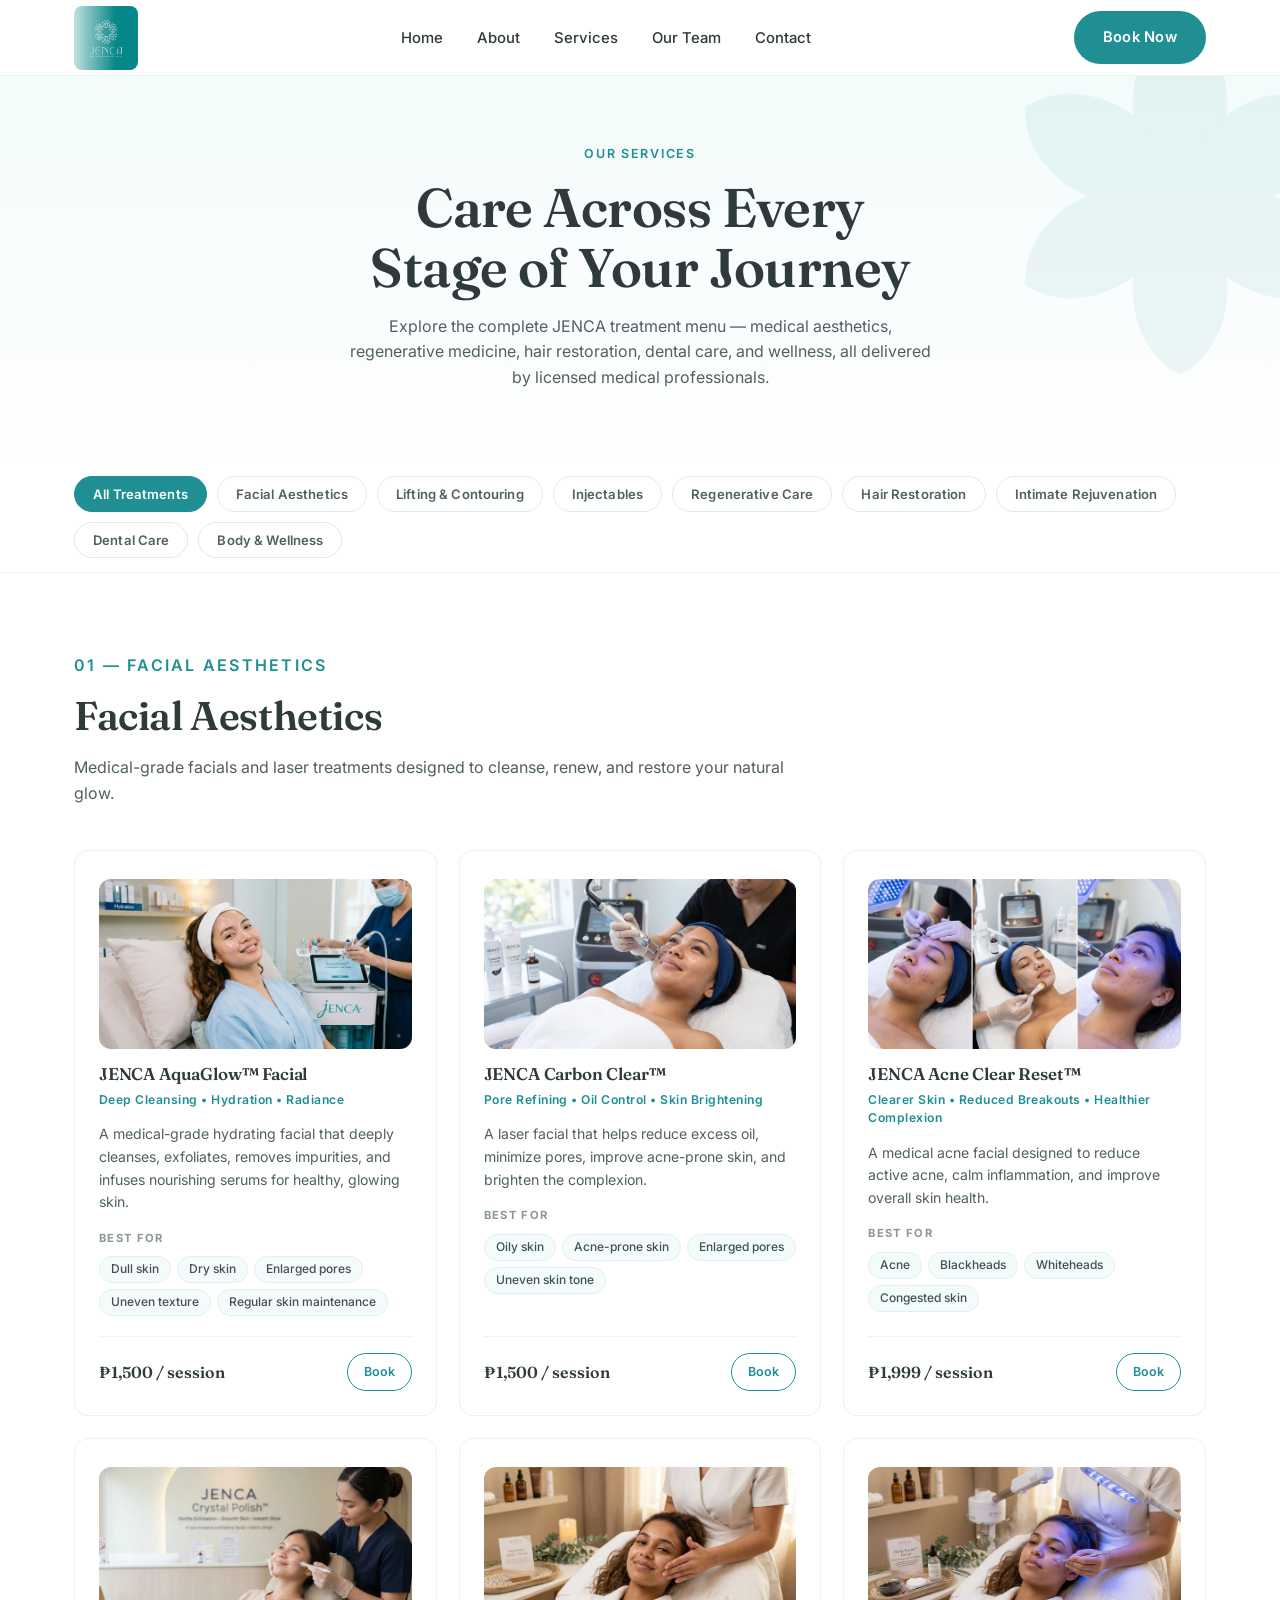
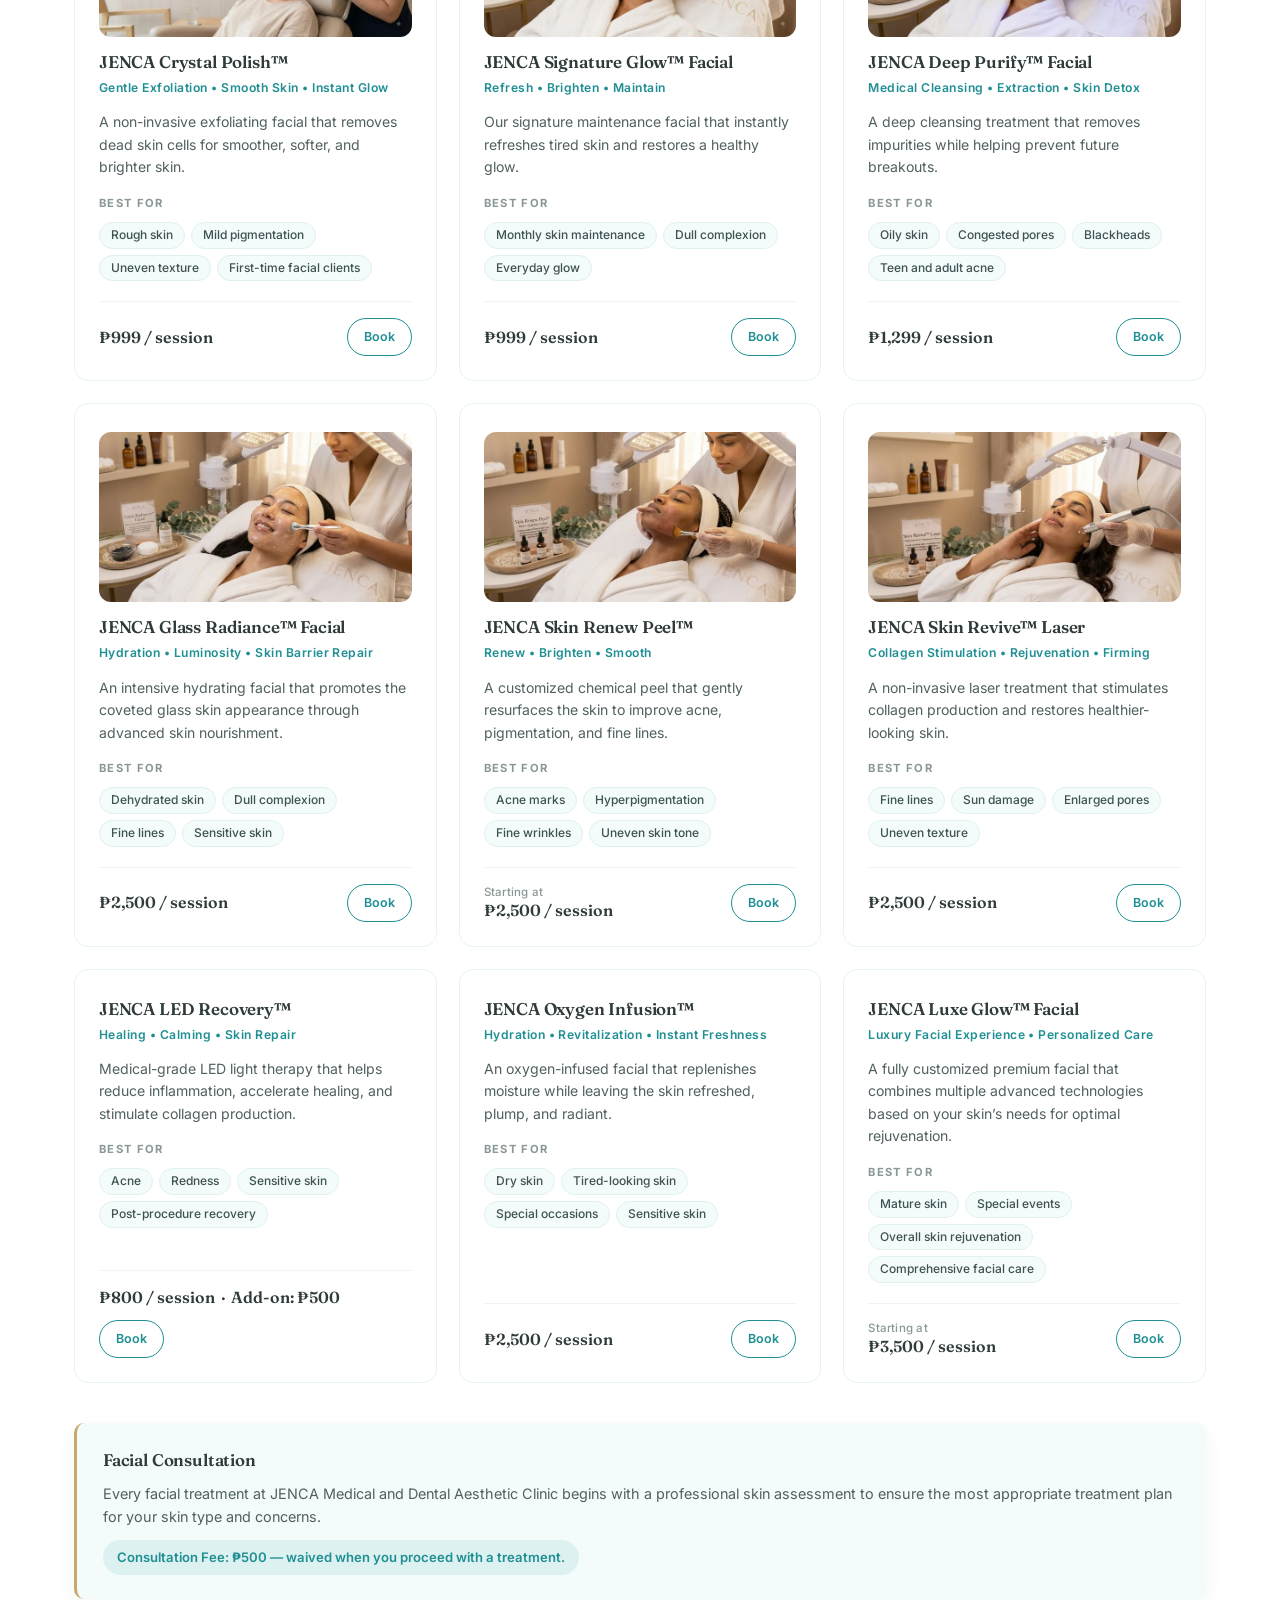
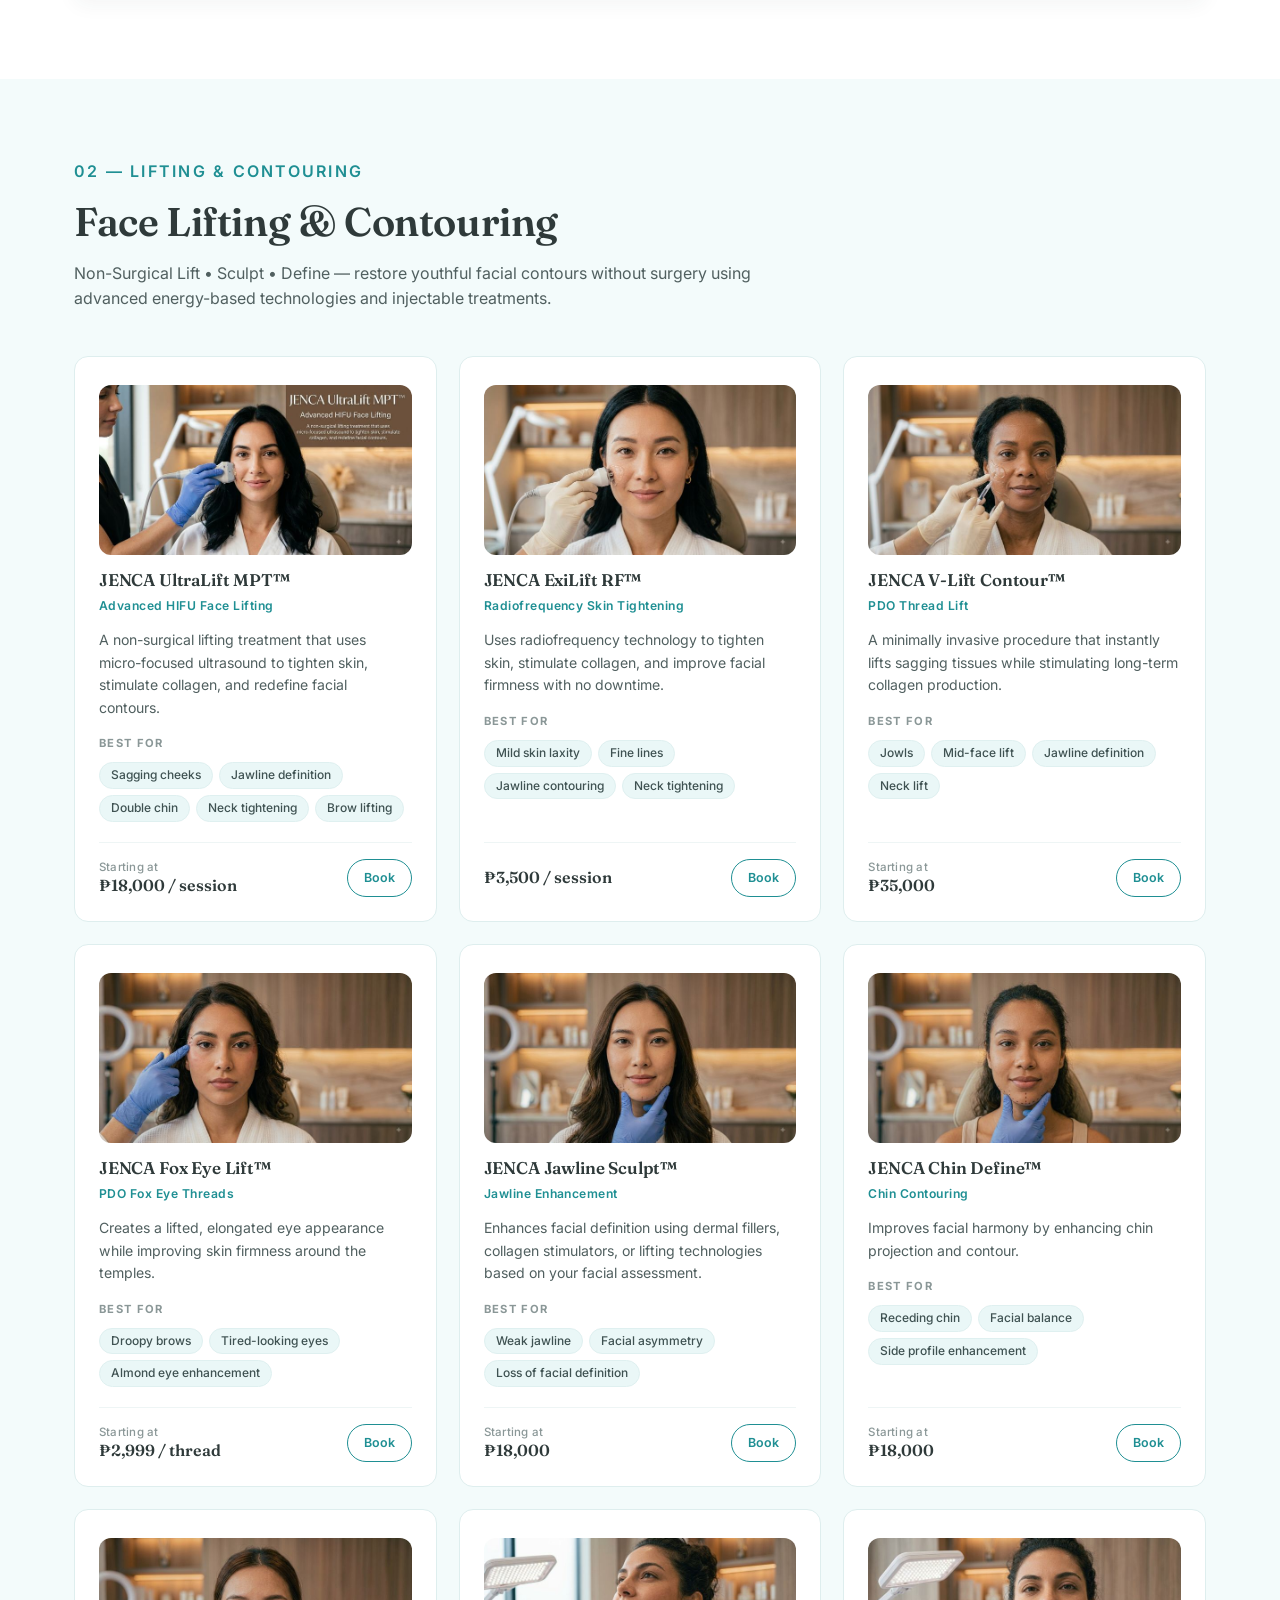
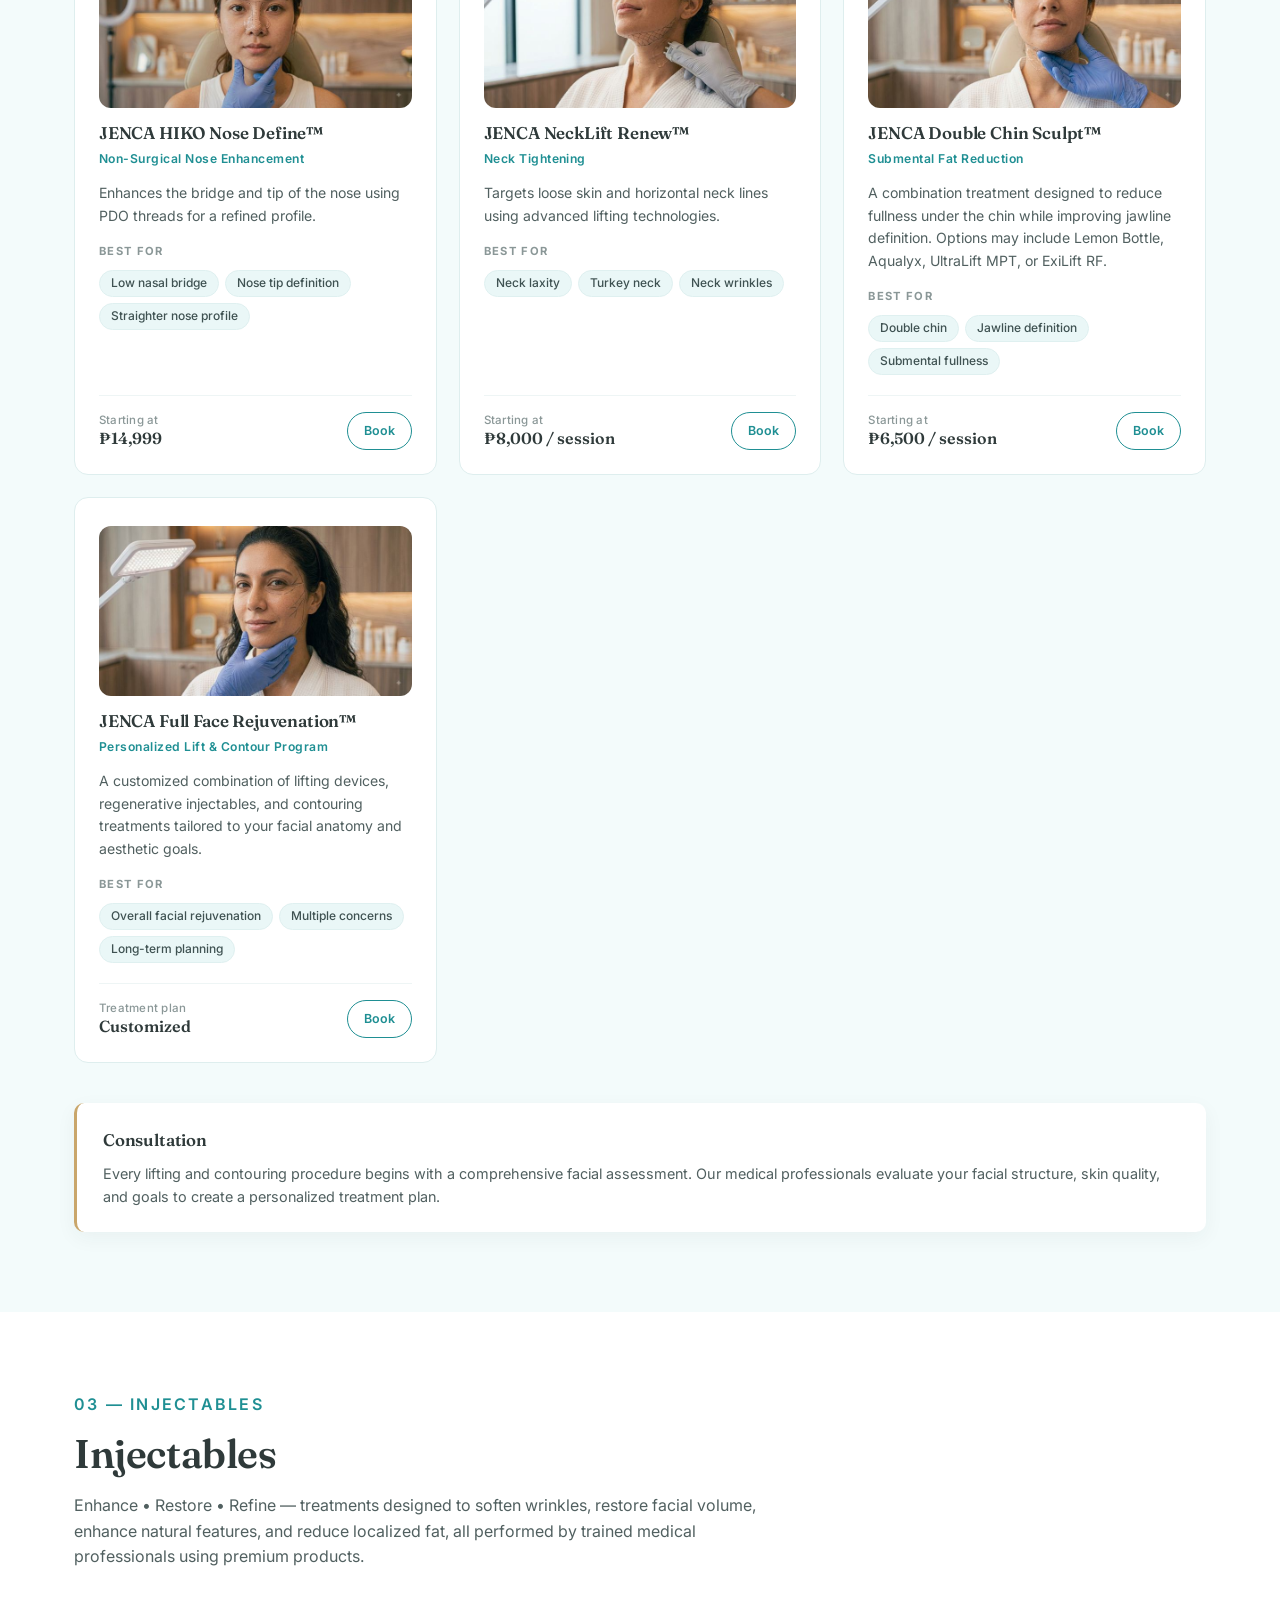
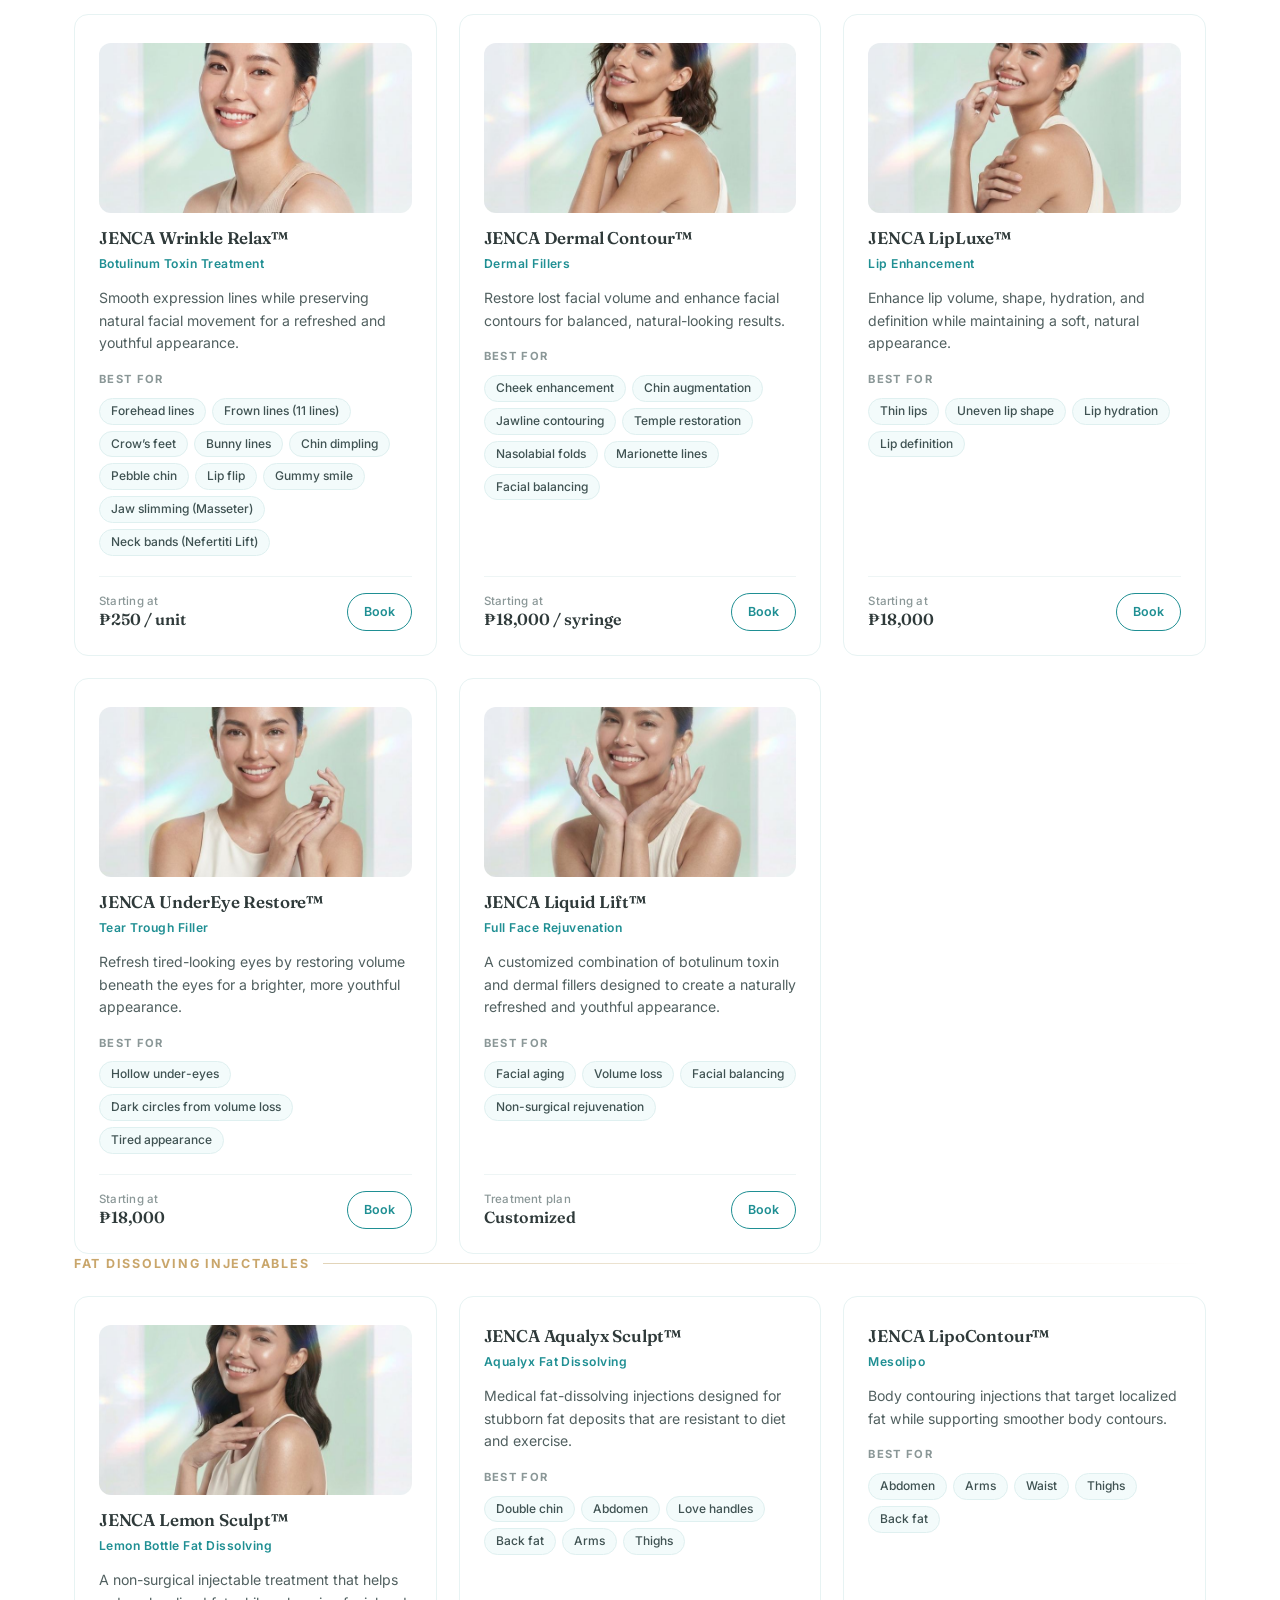
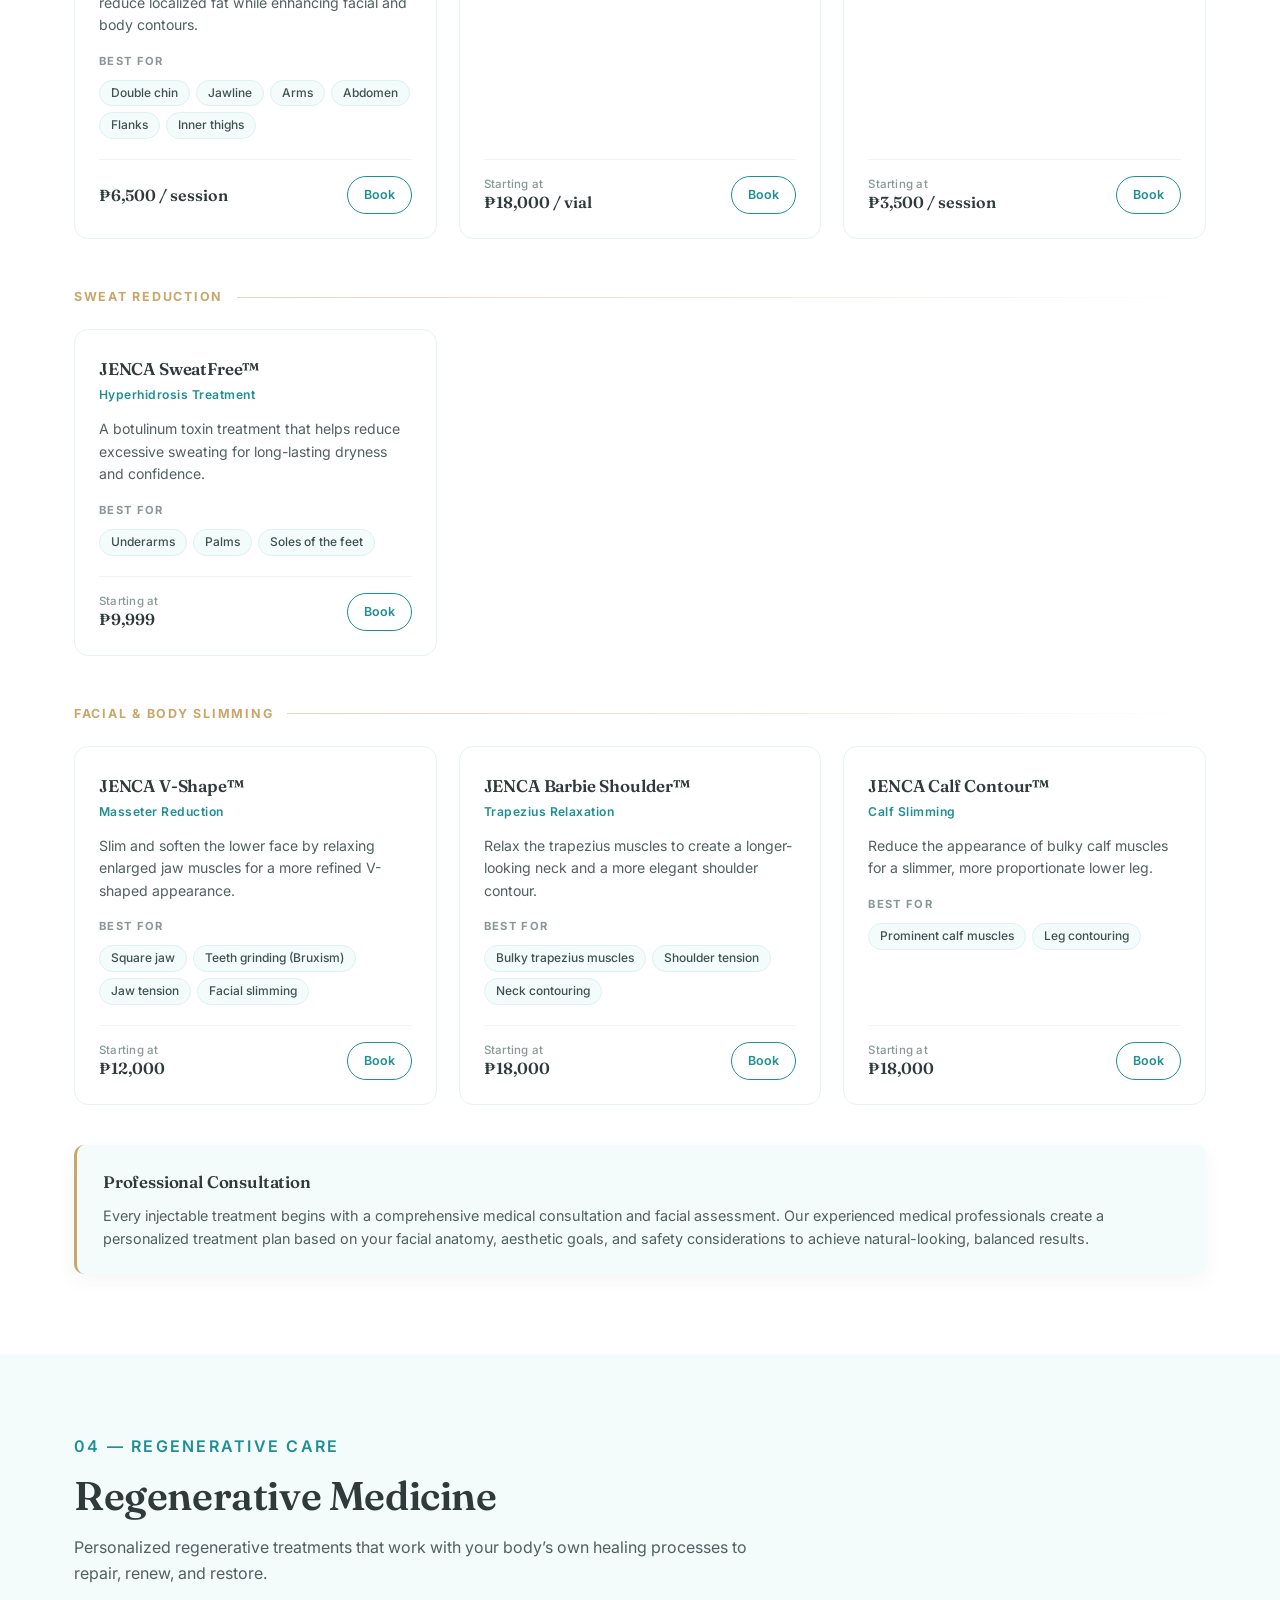
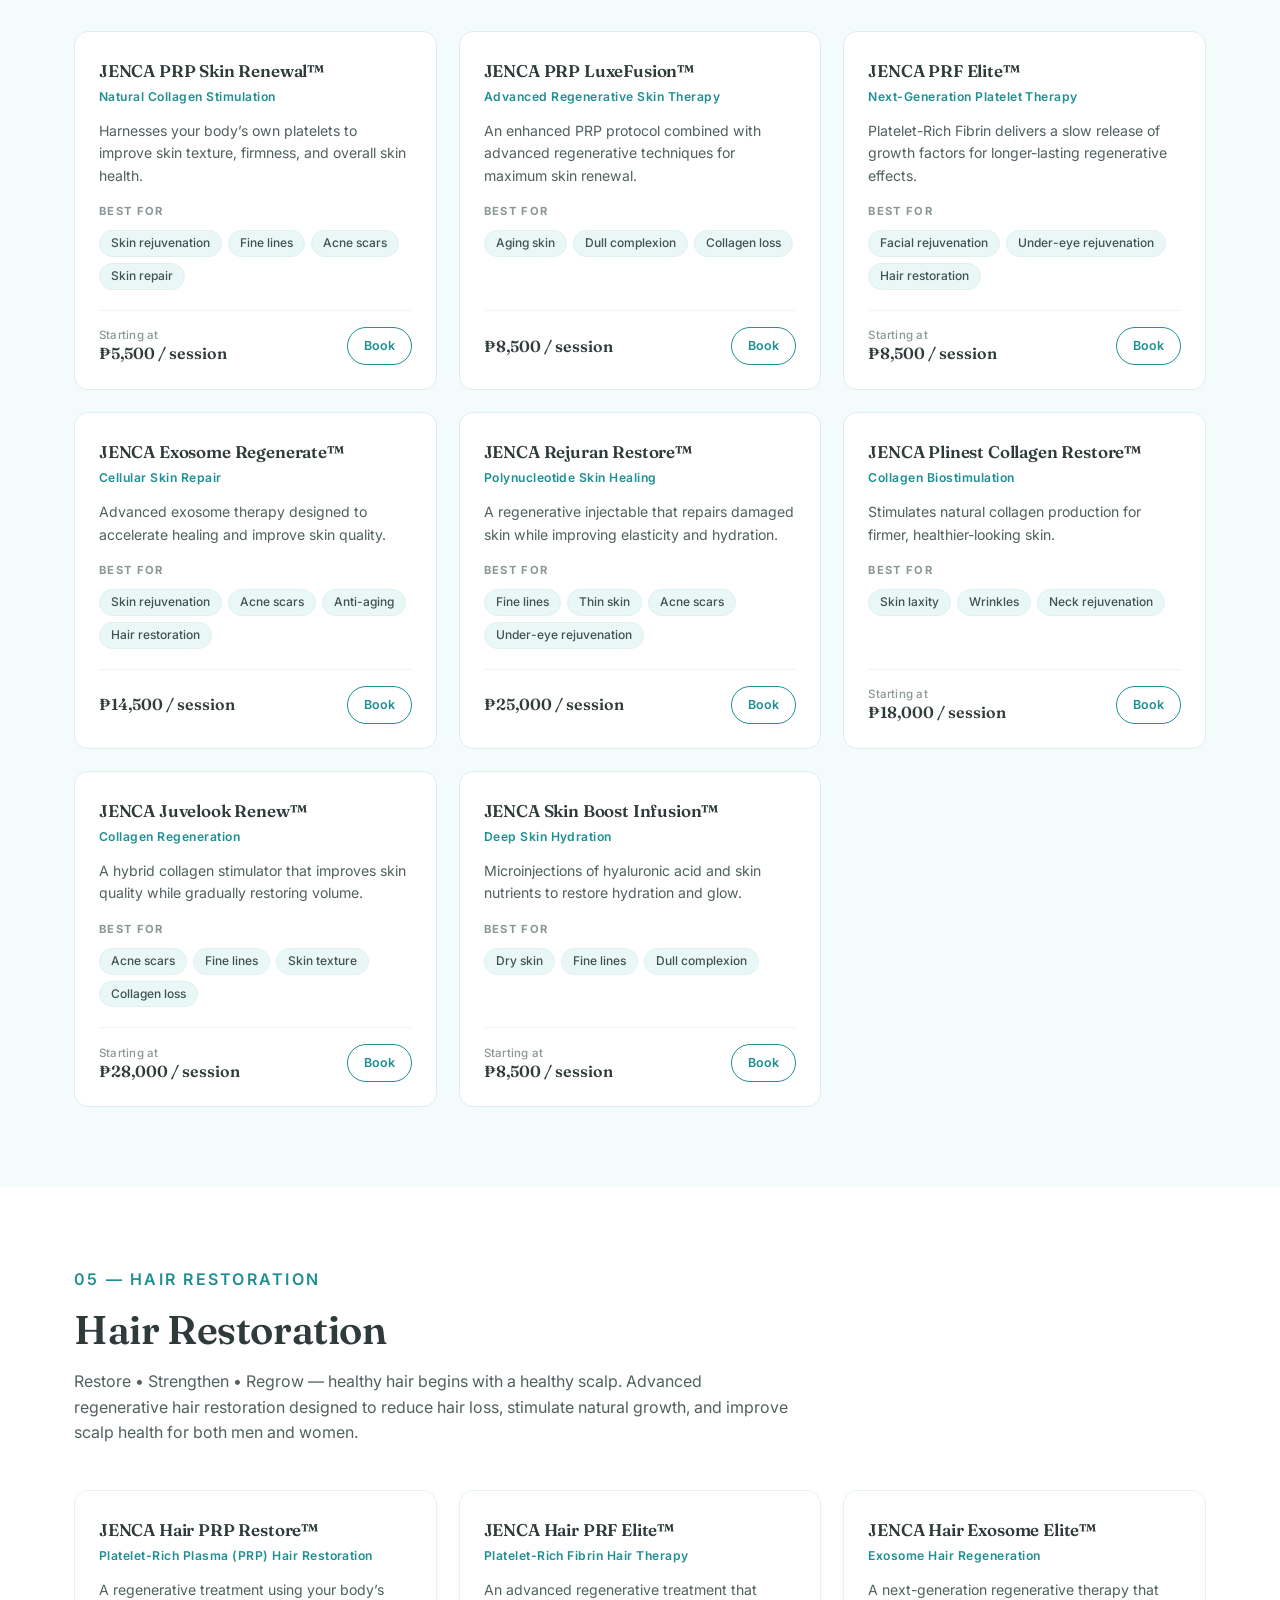
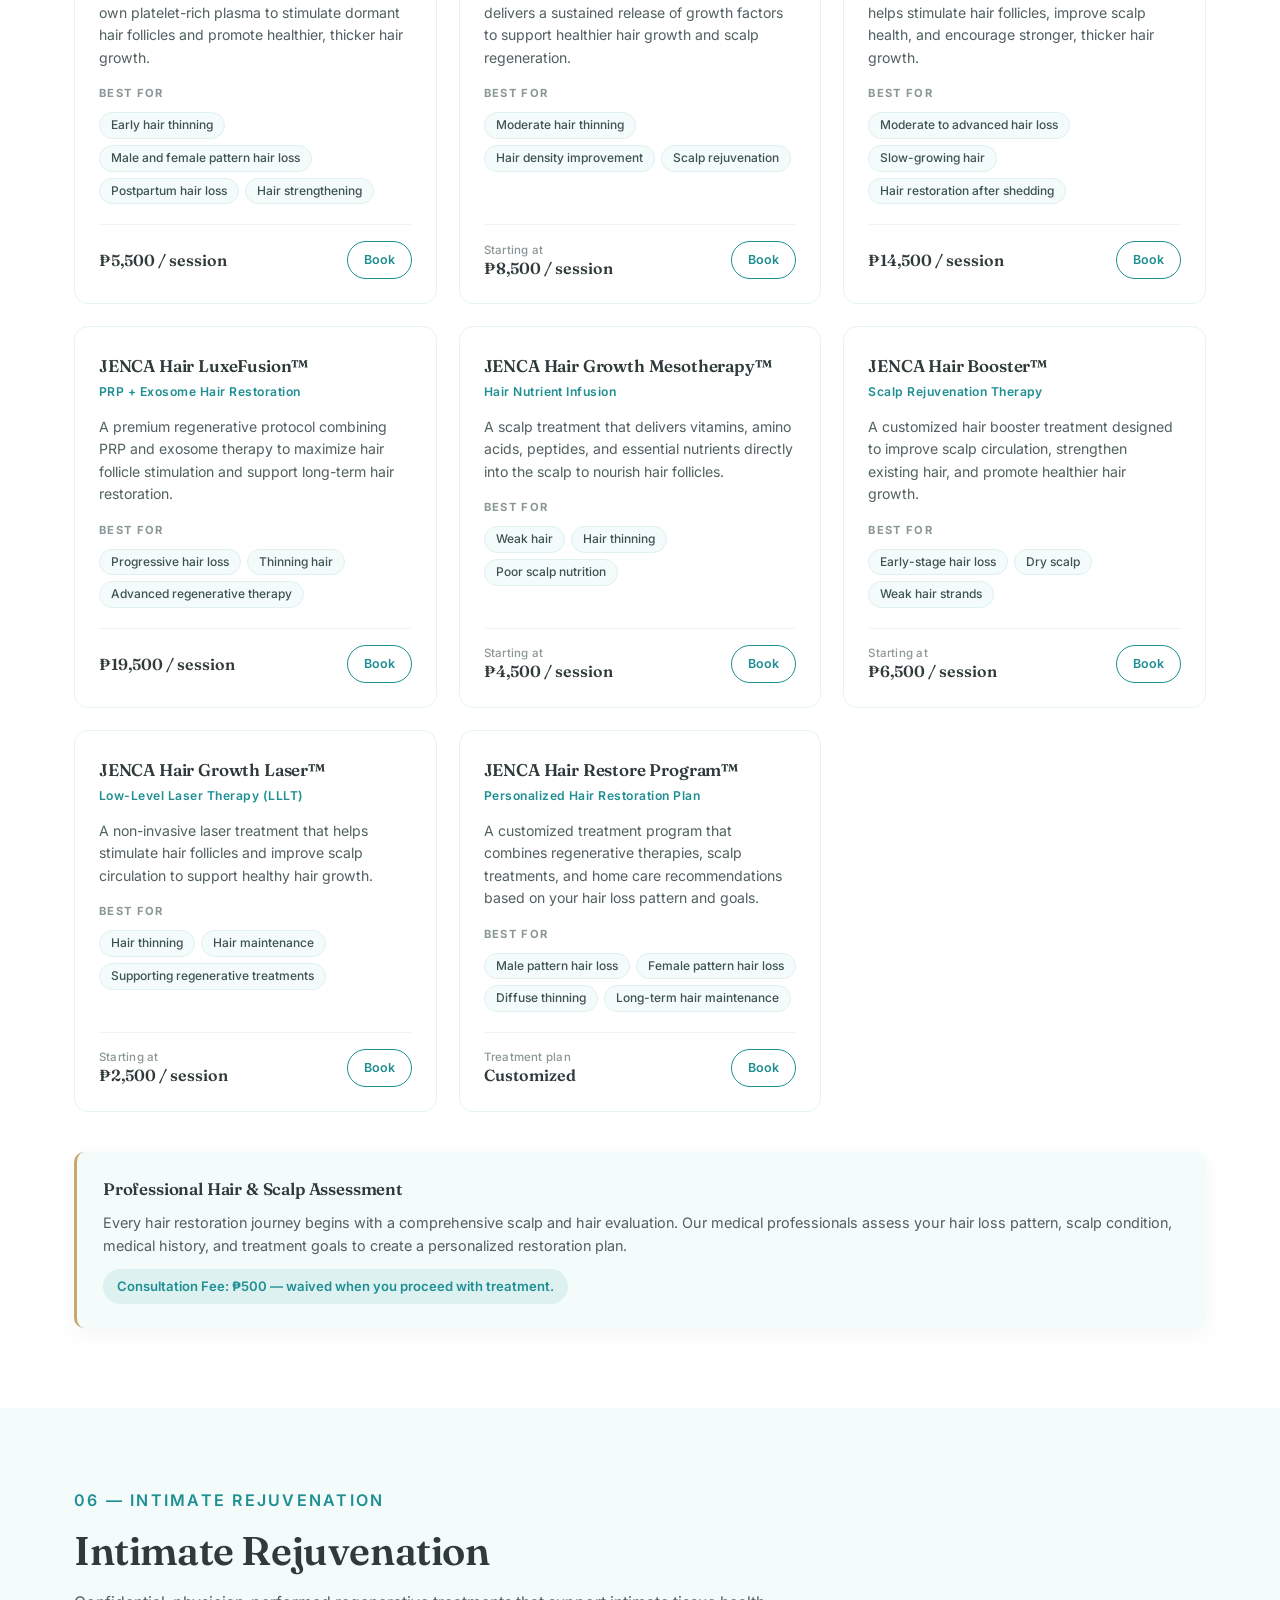
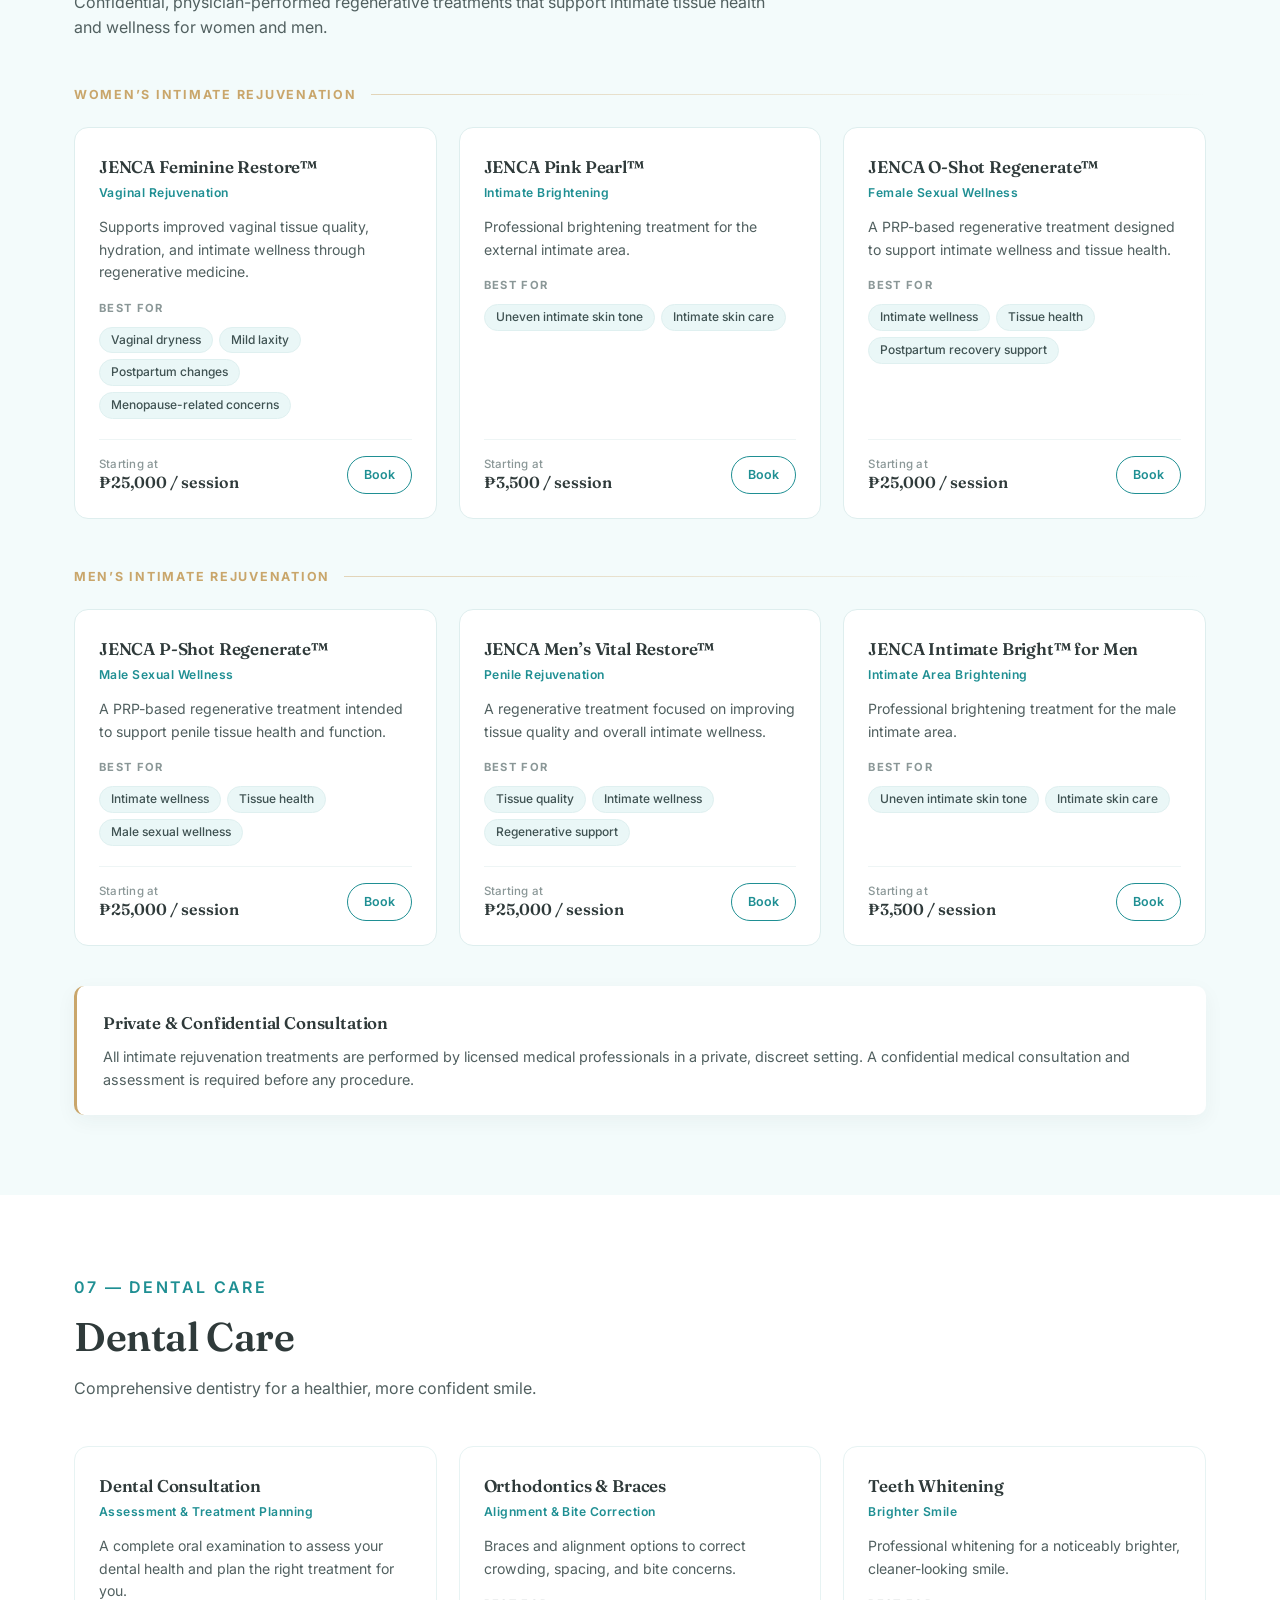
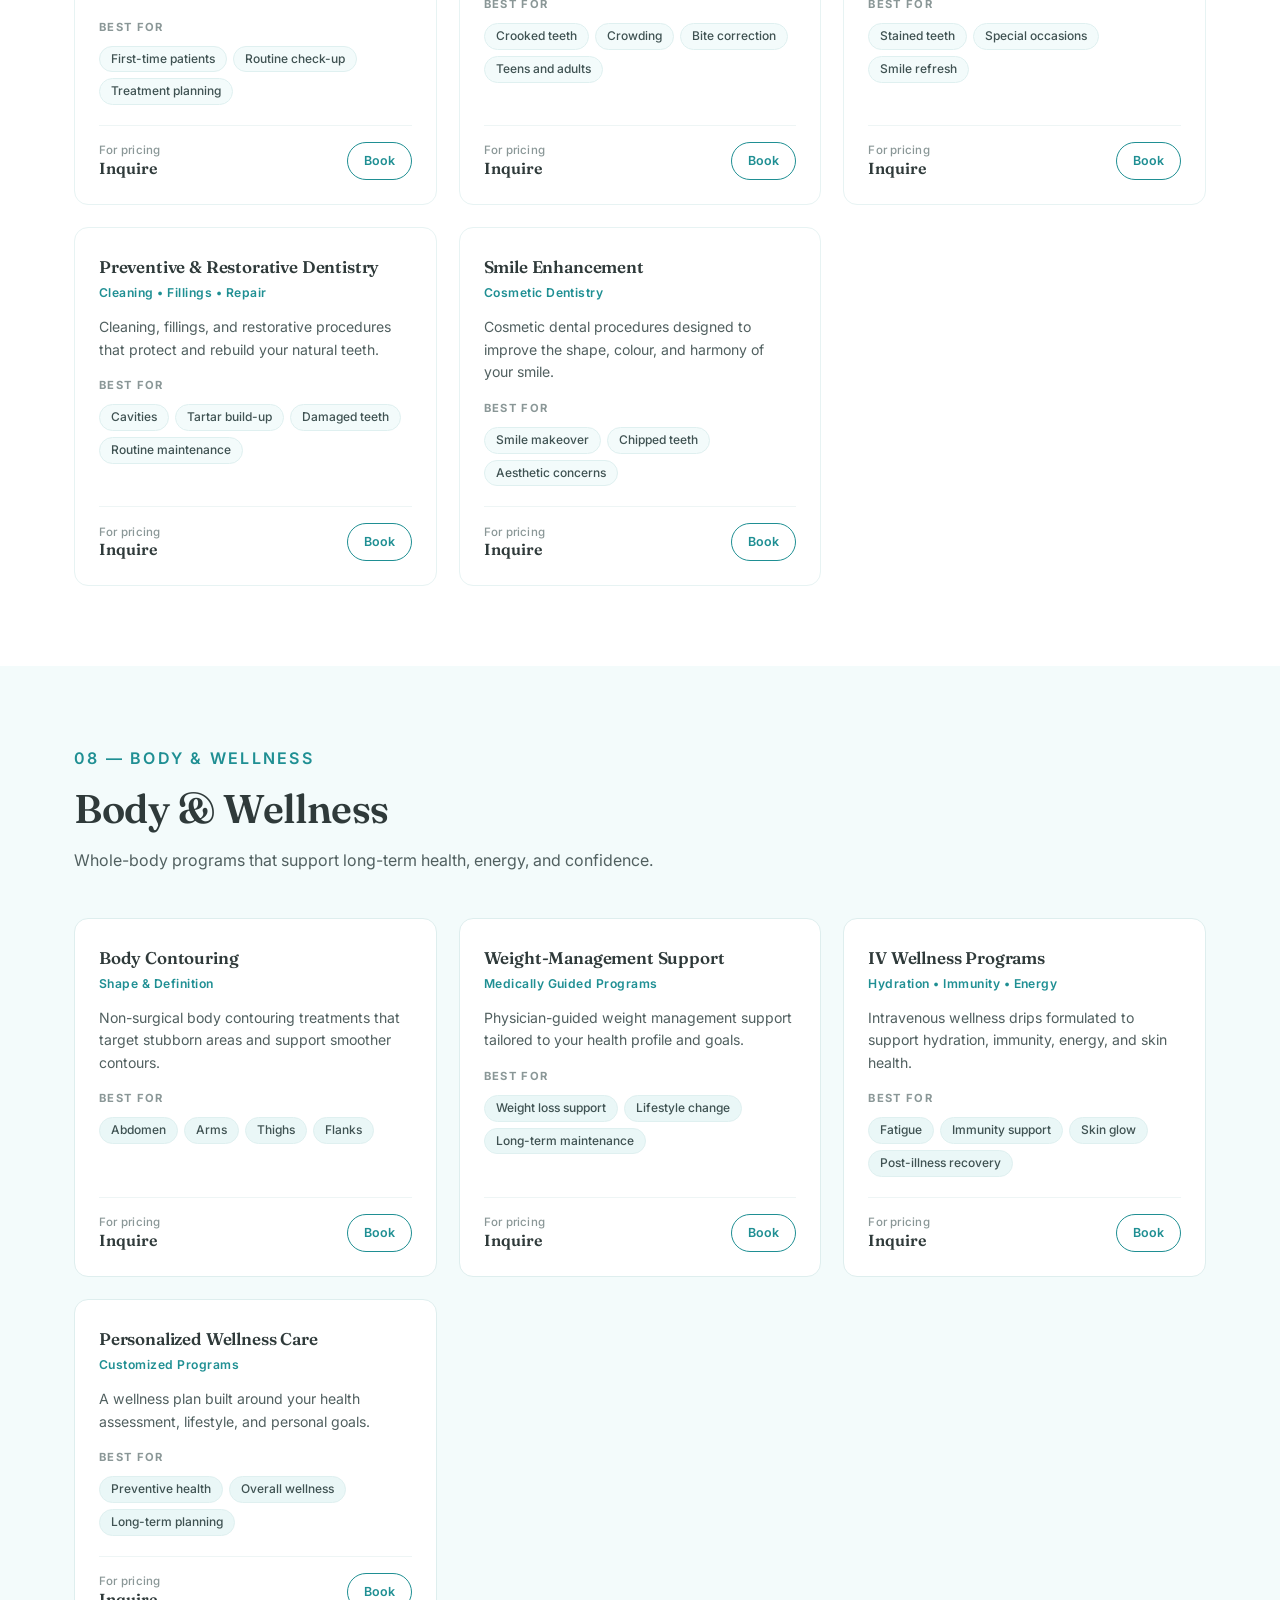
<file: services.html>
<!DOCTYPE html>
<html lang="en">
<head>
<meta charset="UTF-8">
<meta name="viewport" content="width=device-width, initial-scale=1.0">
<title>Our Services &amp; Treatment Menu | JENCA Medical &amp; Dental Aesthetic Clinic</title>
<meta name="description" content="Complete JENCA treatment menu with prices — facial aesthetics, face lifting &amp; contouring, injectables, regenerative medicine, hair restoration, intimate rejuvenation, dental care, and body &amp; wellness.">
<link rel="preconnect" href="https://fonts.googleapis.com">
<link href="https://fonts.googleapis.com/css2?family=Fraunces:wght@500;600;700&family=Inter:wght@400;500;600;700&display=swap" rel="stylesheet">
<link rel="stylesheet" href="css/style.css?v=3">

<!-- Social link preview -->
<meta property="og:type" content="website">
<meta property="og:title" content="Our Services &amp; Treatment Menu | JENCA Medical &amp; Dental Aesthetic Clinic">
<meta property="og:description" content="Complete JENCA treatment menu with prices — facial aesthetics, lifting &amp; contouring, injectables, regenerative medicine, hair restoration, and more.">
<meta property="og:image" content="https://jencaclinicph.github.io/jenca-website/assets/jenca-logo.jpg">
<meta property="og:url" content="https://jencaclinicph.github.io/jenca-website/services.html">
<meta property="og:site_name" content="JENCA Medical &amp; Dental Aesthetic Clinic">
<meta name="twitter:card" content="summary_large_image">
<meta name="twitter:title" content="Our Services &amp; Treatment Menu | JENCA Medical &amp; Dental Aesthetic Clinic">
<meta name="twitter:description" content="Complete JENCA treatment menu with prices — facial aesthetics, lifting &amp; contouring, injectables, regenerative medicine, hair restoration, and more.">
<meta name="twitter:image" content="https://jencaclinicph.github.io/jenca-website/assets/jenca-logo.jpg">

<!-- PWA -->
<link rel="manifest" href="manifest.json">
<meta name="theme-color" content="#1F8F93">
<link rel="apple-touch-icon" href="assets/apple-touch-icon.png">

<!-- Security -->
<meta name="referrer" content="strict-origin-when-cross-origin">

<!-- Google Analytics -- replace G-XXXXXXXXXX with your real Measurement ID -->
<script async src="https://www.googletagmanager.com/gtag/js?id=G-XXXXXXXXXX"></script>
<script>
  window.dataLayer = window.dataLayer || [];
  function gtag(){dataLayer.push(arguments);}
  gtag('js', new Date());
  gtag('config', 'G-XXXXXXXXXX');
</script>

<style>
/* ===========================================================
   TREATMENT MENU — page-specific styles (services.html)
   Uses JENCA design tokens from css/style.css
   =========================================================== */
.menu-filter{
  position:sticky; top:var(--nav-h); z-index:90;
  background:rgba(255,255,255,.95);
  backdrop-filter:blur(10px);
  border-bottom:1px solid #EAF3F3;
  padding:14px 0;
}
@media(max-width:900px){ .menu-filter{backdrop-filter:none;background:var(--white);} }
.menu-filter .wrap{padding:0 24px;}
.filter-scroll{
  display:flex; flex-wrap:wrap; gap:10px;
}
.filter-pill{
  flex:none;
  font-family:var(--font-body);
  font-size:.82rem; font-weight:600; letter-spacing:.01em;
  padding:9px 18px; border-radius:999px;
  border:1.5px solid #DCEBEB; background:var(--white);
  color:#516060; cursor:pointer; white-space:nowrap;
  transition:all .2s ease;
}
.filter-pill:hover{border-color:var(--teal); color:var(--teal-deep);}
.filter-pill.active{background:var(--teal-deep); border-color:var(--teal-deep); color:var(--white);}
@media(max-width:700px){
  .filter-pill{font-size:.78rem; padding:8px 14px;}
}

.menu-section{padding:80px 0;}
.menu-section:nth-of-type(even){background:var(--aqua-tint);}
@media(max-width:768px){.menu-section{padding:56px 0;}}
.menu-section.is-hidden{display:none;}
.menu-head{max-width:720px; margin:0 0 44px;}
.menu-head p{font-size:1rem;}

.tx-sub{
  font-family:var(--font-body);
  font-size:.78rem; letter-spacing:.14em; text-transform:uppercase;
  font-weight:700; color:var(--gold);
  margin:48px 0 22px;
  display:flex; align-items:center; gap:14px;
}
.tx-sub::after{content:''; flex:1; height:1px; background:linear-gradient(90deg,#E2D4B8,transparent);}
.tx-sub:first-of-type{margin-top:0;}

.tx-grid{display:grid; grid-template-columns:repeat(3,1fr); gap:22px;}
@media(max-width:1000px){.tx-grid{grid-template-columns:1fr 1fr;}}
@media(max-width:660px){.tx-grid{grid-template-columns:1fr;}}

.tx-card{
  background:var(--white);
  border:1px solid #E7F3F3;
  border-radius:var(--radius);
  padding:28px 24px 24px;
  display:flex; flex-direction:column;
  transition:transform .25s ease, box-shadow .25s ease, border-color .25s ease;
  position:relative; overflow:hidden;
}
.menu-section:nth-of-type(even) .tx-card{border-color:#DEEEEE;}
.tx-card::before{
  content:''; position:absolute; top:0; left:0; right:0; height:3px;
  background:linear-gradient(90deg,var(--teal),var(--aqua));
  opacity:0; transition:opacity .25s ease;
}
.tx-card:hover{transform:translateY(-4px); box-shadow:0 16px 40px rgba(31,143,147,.12); border-color:#CFE6E6;}
.tx-card:hover::before{opacity:1;}

.tx-name{font-size:1.06rem; line-height:1.3; margin:0 0 6px;}
.tx-tag{
  font-size:.76rem; font-weight:600; letter-spacing:.04em;
  color:var(--teal-deep); text-transform:none;
  margin:0 0 14px; line-height:1.5;
}
.tx-desc{font-size:.88rem; margin:0 0 16px; color:#516060;}

.tx-best-label{
  font-size:.7rem; letter-spacing:.12em; text-transform:uppercase;
  font-weight:700; color:#8a9797; margin:0 0 9px;
}
.tx-best{display:flex; flex-wrap:wrap; gap:6px; margin:0 0 20px; flex:1; align-content:flex-start;}
.tx-best li{
  font-size:.75rem; font-weight:500; color:#3f5252;
  background:var(--aqua-tint);
  border:1px solid #DFF0F0;
  padding:4px 11px; border-radius:999px;
  line-height:1.4;
}
.menu-section:nth-of-type(even) .tx-best li{background:#EAF7F7;}

.tx-foot{
  border-top:1px solid #EEF5F5;
  padding-top:16px; margin-top:auto;
  display:flex; align-items:center; justify-content:space-between; gap:12px; flex-wrap:wrap;
}
.tx-price{
  font-family:var(--font-display); font-weight:600;
  font-size:1rem; color:var(--charcoal); line-height:1.3;
}
.tx-price small{display:block; font-family:var(--font-body); font-size:.72rem; font-weight:500; color:#8a9797; letter-spacing:.02em;}
.tx-book{
  flex:none;
  font-size:.78rem; font-weight:600; color:var(--teal-deep);
  border:1.5px solid var(--teal-deep); border-radius:999px;
  padding:8px 16px; transition:all .2s ease; white-space:nowrap;
}
.tx-book:hover{background:var(--teal-deep); color:var(--white);}

.consult-note{
  margin-top:40px;
  background:var(--white);
  border-left:3px solid var(--gold);
  border-radius:10px;
  padding:24px 26px;
  box-shadow:0 6px 20px rgba(47,58,58,.05);
}
.menu-section:nth-of-type(odd) .consult-note{background:var(--aqua-tint);}
.consult-note h3{font-size:1.05rem; margin:0 0 8px;}
.consult-note p{font-size:.9rem; margin:0;}
.consult-note .fee{
  display:inline-block; margin-top:12px;
  font-size:.82rem; font-weight:600; color:var(--teal-deep);
  background:rgba(31,143,147,.08); padding:7px 14px; border-radius:999px;
}
.menu-section:nth-of-type(odd) .consult-note .fee{background:rgba(31,143,147,.10);}

.price-disclaimer{
  background:var(--aqua-tint);
  border:1px dashed #CFE6E6;
  border-radius:12px;
  padding:20px 24px;
  font-size:.84rem; color:#516060;
  margin-top:28px;
}
.price-disclaimer strong{color:var(--charcoal);}
.no-results{
  text-align:center; padding:60px 0; color:#8a9797; font-size:.95rem; display:none;
}
</style>
</head>
<body>

<!-- ===== NAV ===== -->
<nav class="nav">
  <div class="wrap">
    <a href="index.html" class="brand">
      <img src="assets/jenca-logo.jpg" alt="JENCA Medical and Dental Aesthetics logo">
    </a>
    <ul class="nav-links" id="navLinks">
      <li><a href="index.html">Home</a></li>
      <li><a href="about.html">About</a></li>
      <li><a href="services.html">Services</a></li>
      <li><a href="team.html">Our Team</a></li>
      <li><a href="contact.html">Contact</a></li>
    </ul>
    <div class="nav-cta">
      <a href="book.html" class="btn btn-primary">Book Now</a>
      <button class="burger" id="burgerBtn" aria-label="Menu"><span></span><span></span><span></span></button>
    </div>
  </div>
</nav>

<!-- ===== PAGE HEADER ===== -->
<header class="page-header">
      <svg class="watermark-petal" viewBox="0 0 200 200" fill="currentColor" aria-hidden="true">
        <path d="M100,100 C70,80 70,30 100,15 C130,30 130,80 100,100 Z"/>
        <path d="M100,100 C70,80 70,30 100,15 C130,30 130,80 100,100 Z" transform="rotate(60 100 100)"/>
        <path d="M100,100 C70,80 70,30 100,15 C130,30 130,80 100,100 Z" transform="rotate(120 100 100)"/>
        <path d="M100,100 C70,80 70,30 100,15 C130,30 130,80 100,100 Z" transform="rotate(180 100 100)"/>
        <path d="M100,100 C70,80 70,30 100,15 C130,30 130,80 100,100 Z" transform="rotate(240 100 100)"/>
        <path d="M100,100 C70,80 70,30 100,15 C130,30 130,80 100,100 Z" transform="rotate(300 100 100)"/>
      </svg>
  <div class="wrap">
    <p class="eyebrow">Our Services</p>
    <h1>Care Across Every Stage of Your Journey</h1>
    <p>Explore the complete JENCA treatment menu &mdash; medical aesthetics, regenerative medicine, hair restoration, dental care, and wellness, all delivered by licensed medical professionals.</p>
  </div>
</header>


<!-- ===== CATEGORY FILTER ===== -->
<div class="menu-filter">
  <div class="wrap">
    <div class="filter-scroll" role="tablist" aria-label="Treatment categories">
      <button class="filter-pill active" data-cat="all">All Treatments</button>
      <button class="filter-pill" data-cat="facial">Facial Aesthetics</button>
      <button class="filter-pill" data-cat="lifting">Lifting &amp; Contouring</button>
      <button class="filter-pill" data-cat="injectables">Injectables</button>
      <button class="filter-pill" data-cat="regenerative">Regenerative Care</button>
      <button class="filter-pill" data-cat="hair">Hair Restoration</button>
      <button class="filter-pill" data-cat="intimate">Intimate Rejuvenation</button>
      <button class="filter-pill" data-cat="dental">Dental Care</button>
      <button class="filter-pill" data-cat="wellness">Body &amp; Wellness</button>
    </div>
  </div>
</div>


<!-- ===== TREATMENT MENU ===== -->

<section id="facial" class="menu-section">
  <div class="wrap">
    <div class="menu-head">
      <p class="eyebrow">01 &mdash; Facial Aesthetics</p>
      <h2>Facial Aesthetics</h2>
      <p>Medical-grade facials and laser treatments designed to cleanse, renew, and restore your natural glow.</p>
    </div>
    <div class="tx-grid">
      <article class="tx-card">
                <img class="tx-img" src="assets/service-aquaglow-facial.jpg" alt="JENCA AquaGlow Facial" style="width:100%;height:170px;object-fit:cover;border-radius:12px;margin-bottom:14px;display:block;">
        <h3 class="tx-name">JENCA AquaGlow&trade; Facial</h3>
        <p class="tx-tag">Deep Cleansing &bull; Hydration &bull; Radiance</p>
        <p class="tx-desc">A medical-grade hydrating facial that deeply cleanses, exfoliates, removes impurities, and infuses nourishing serums for healthy, glowing skin.</p>
        <p class="tx-best-label">Best for</p>
        <ul class="tx-best"><li>Dull skin</li><li>Dry skin</li><li>Enlarged pores</li><li>Uneven texture</li><li>Regular skin maintenance</li></ul>
        <div class="tx-foot">
          <span class="tx-price">&#8369;1,500 / session</span>
          <a href="book.html" class="tx-book">Book</a>
        </div>
      </article>
      <article class="tx-card">
                <img class="tx-img" src="assets/service-carbon-clear.jpg" alt="JENCA Carbon Clear facial" style="width:100%;height:170px;object-fit:cover;border-radius:12px;margin-bottom:14px;display:block;">
        <h3 class="tx-name">JENCA Carbon Clear&trade;</h3>
        <p class="tx-tag">Pore Refining &bull; Oil Control &bull; Skin Brightening</p>
        <p class="tx-desc">A laser facial that helps reduce excess oil, minimize pores, improve acne-prone skin, and brighten the complexion.</p>
        <p class="tx-best-label">Best for</p>
        <ul class="tx-best"><li>Oily skin</li><li>Acne-prone skin</li><li>Enlarged pores</li><li>Uneven skin tone</li></ul>
        <div class="tx-foot">
          <span class="tx-price">&#8369;1,500 / session</span>
          <a href="book.html" class="tx-book">Book</a>
        </div>
      </article>
      <article class="tx-card">
                <img class="tx-img" src="assets/service-acne-clear-reset.jpg" alt="JENCA Acne Clear Reset facial" style="width:100%;height:170px;object-fit:cover;border-radius:12px;margin-bottom:14px;display:block;">
        <h3 class="tx-name">JENCA Acne Clear Reset&trade;</h3>
        <p class="tx-tag">Clearer Skin &bull; Reduced Breakouts &bull; Healthier Complexion</p>
        <p class="tx-desc">A medical acne facial designed to reduce active acne, calm inflammation, and improve overall skin health.</p>
        <p class="tx-best-label">Best for</p>
        <ul class="tx-best"><li>Acne</li><li>Blackheads</li><li>Whiteheads</li><li>Congested skin</li></ul>
        <div class="tx-foot">
          <span class="tx-price">&#8369;1,999 / session</span>
          <a href="book.html" class="tx-book">Book</a>
        </div>
      </article>
      <article class="tx-card">
                <img class="tx-img" src="assets/service-crystal-polish.jpg" alt="JENCA Crystal Polish facial" style="width:100%;height:170px;object-fit:cover;border-radius:12px;margin-bottom:14px;display:block;">
        <h3 class="tx-name">JENCA Crystal Polish&trade;</h3>
        <p class="tx-tag">Gentle Exfoliation &bull; Smooth Skin &bull; Instant Glow</p>
        <p class="tx-desc">A non-invasive exfoliating facial that removes dead skin cells for smoother, softer, and brighter skin.</p>
        <p class="tx-best-label">Best for</p>
        <ul class="tx-best"><li>Rough skin</li><li>Mild pigmentation</li><li>Uneven texture</li><li>First-time facial clients</li></ul>
        <div class="tx-foot">
          <span class="tx-price">&#8369;999 / session</span>
          <a href="book.html" class="tx-book">Book</a>
        </div>
      </article>
      <article class="tx-card">
                <img class="tx-img" src="assets/service-signature-glow-facial.jpg" alt="JENCA Signature Glow Facial" style="width:100%;height:170px;object-fit:cover;border-radius:12px;margin-bottom:14px;display:block;">
        <h3 class="tx-name">JENCA Signature Glow&trade; Facial</h3>
        <p class="tx-tag">Refresh &bull; Brighten &bull; Maintain</p>
        <p class="tx-desc">Our signature maintenance facial that instantly refreshes tired skin and restores a healthy glow.</p>
        <p class="tx-best-label">Best for</p>
        <ul class="tx-best"><li>Monthly skin maintenance</li><li>Dull complexion</li><li>Everyday glow</li></ul>
        <div class="tx-foot">
          <span class="tx-price">&#8369;999 / session</span>
          <a href="book.html" class="tx-book">Book</a>
        </div>
      </article>
      <article class="tx-card">
                <img class="tx-img" src="assets/service-deep-purify-facial.jpg" alt="JENCA Deep Purify Facial" style="width:100%;height:170px;object-fit:cover;border-radius:12px;margin-bottom:14px;display:block;">
        <h3 class="tx-name">JENCA Deep Purify&trade; Facial</h3>
        <p class="tx-tag">Medical Cleansing &bull; Extraction &bull; Skin Detox</p>
        <p class="tx-desc">A deep cleansing treatment that removes impurities while helping prevent future breakouts.</p>
        <p class="tx-best-label">Best for</p>
        <ul class="tx-best"><li>Oily skin</li><li>Congested pores</li><li>Blackheads</li><li>Teen and adult acne</li></ul>
        <div class="tx-foot">
          <span class="tx-price">&#8369;1,299 / session</span>
          <a href="book.html" class="tx-book">Book</a>
        </div>
      </article>
      <article class="tx-card">
                <img class="tx-img" src="assets/service-glass-radiance-facial.jpg" alt="JENCA Glass Radiance Facial" style="width:100%;height:170px;object-fit:cover;border-radius:12px;margin-bottom:14px;display:block;">
        <h3 class="tx-name">JENCA Glass Radiance&trade; Facial</h3>
        <p class="tx-tag">Hydration &bull; Luminosity &bull; Skin Barrier Repair</p>
        <p class="tx-desc">An intensive hydrating facial that promotes the coveted glass skin appearance through advanced skin nourishment.</p>
        <p class="tx-best-label">Best for</p>
        <ul class="tx-best"><li>Dehydrated skin</li><li>Dull complexion</li><li>Fine lines</li><li>Sensitive skin</li></ul>
        <div class="tx-foot">
          <span class="tx-price">&#8369;2,500 / session</span>
          <a href="book.html" class="tx-book">Book</a>
        </div>
      </article>
      <article class="tx-card">
        <img class="tx-img" src="assets/service-skin-renew-peel.jpg" alt="JENCA Skin Renew Peel facial" style="width:100%;height:170px;object-fit:cover;border-radius:12px;margin-bottom:14px;display:block;">
        <h3 class="tx-name">JENCA Skin Renew Peel&trade;</h3>
        <p class="tx-tag">Renew &bull; Brighten &bull; Smooth</p>
        <p class="tx-desc">A customized chemical peel that gently resurfaces the skin to improve acne, pigmentation, and fine lines.</p>
        <p class="tx-best-label">Best for</p>
        <ul class="tx-best"><li>Acne marks</li><li>Hyperpigmentation</li><li>Fine wrinkles</li><li>Uneven skin tone</li></ul>
        <div class="tx-foot">
          <span class="tx-price"><small>Starting at</small>&#8369;2,500 / session</span>
          <a href="book.html" class="tx-book">Book</a>
        </div>
      </article>
      <article class="tx-card">
        <img class="tx-img" src="assets/service-skin-revive-laser.jpg" alt="JENCA Skin Revive Laser facial" style="width:100%;height:170px;object-fit:cover;border-radius:12px;margin-bottom:14px;display:block;">
        <h3 class="tx-name">JENCA Skin Revive&trade; Laser</h3>
        <p class="tx-tag">Collagen Stimulation &bull; Rejuvenation &bull; Firming</p>
        <p class="tx-desc">A non-invasive laser treatment that stimulates collagen production and restores healthier-looking skin.</p>
        <p class="tx-best-label">Best for</p>
        <ul class="tx-best"><li>Fine lines</li><li>Sun damage</li><li>Enlarged pores</li><li>Uneven texture</li></ul>
        <div class="tx-foot">
          <span class="tx-price">&#8369;2,500 / session</span>
          <a href="book.html" class="tx-book">Book</a>
        </div>
      </article>
      <article class="tx-card">
        <h3 class="tx-name">JENCA LED Recovery&trade;</h3>
        <p class="tx-tag">Healing &bull; Calming &bull; Skin Repair</p>
        <p class="tx-desc">Medical-grade LED light therapy that helps reduce inflammation, accelerate healing, and stimulate collagen production.</p>
        <p class="tx-best-label">Best for</p>
        <ul class="tx-best"><li>Acne</li><li>Redness</li><li>Sensitive skin</li><li>Post-procedure recovery</li></ul>
        <div class="tx-foot">
          <span class="tx-price">&#8369;800 / session &nbsp;&middot;&nbsp; Add-on: &#8369;500</span>
          <a href="book.html" class="tx-book">Book</a>
        </div>
      </article>
      <article class="tx-card">
        <h3 class="tx-name">JENCA Oxygen Infusion&trade;</h3>
        <p class="tx-tag">Hydration &bull; Revitalization &bull; Instant Freshness</p>
        <p class="tx-desc">An oxygen-infused facial that replenishes moisture while leaving the skin refreshed, plump, and radiant.</p>
        <p class="tx-best-label">Best for</p>
        <ul class="tx-best"><li>Dry skin</li><li>Tired-looking skin</li><li>Special occasions</li><li>Sensitive skin</li></ul>
        <div class="tx-foot">
          <span class="tx-price">&#8369;2,500 / session</span>
          <a href="book.html" class="tx-book">Book</a>
        </div>
      </article>
      <article class="tx-card">
        <h3 class="tx-name">JENCA Luxe Glow&trade; Facial</h3>
        <p class="tx-tag">Luxury Facial Experience &bull; Personalized Care</p>
        <p class="tx-desc">A fully customized premium facial that combines multiple advanced technologies based on your skin&rsquo;s needs for optimal rejuvenation.</p>
        <p class="tx-best-label">Best for</p>
        <ul class="tx-best"><li>Mature skin</li><li>Special events</li><li>Overall skin rejuvenation</li><li>Comprehensive facial care</li></ul>
        <div class="tx-foot">
          <span class="tx-price"><small>Starting at</small>&#8369;3,500 / session</span>
          <a href="book.html" class="tx-book">Book</a>
        </div>
      </article>
    </div>
    <div class="consult-note">
      <h3>Facial Consultation</h3>
      <p>Every facial treatment at JENCA Medical and Dental Aesthetic Clinic begins with a professional skin assessment to ensure the most appropriate treatment plan for your skin type and concerns.</p>
      <span class="fee">Consultation Fee: &#8369;500 &mdash; waived when you proceed with a treatment.</span>
    </div>
  </div>
</section>

<section id="lifting" class="menu-section">
  <div class="wrap">
    <div class="menu-head">
      <p class="eyebrow">02 &mdash; Lifting &amp; Contouring</p>
      <h2>Face Lifting &amp; Contouring</h2>
      <p>Non-Surgical Lift &bull; Sculpt &bull; Define &mdash; restore youthful facial contours without surgery using advanced energy-based technologies and injectable treatments.</p>
    </div>
    <div class="tx-grid">
      <article class="tx-card">
                <img class="tx-img" src="assets/service-ultralift-mpt.jpg" alt="JENCA UltraLift MPT face lifting" style="width:100%;height:170px;object-fit:cover;border-radius:12px;margin-bottom:14px;display:block;">
        <h3 class="tx-name">JENCA UltraLift MPT&trade;</h3>
        <p class="tx-tag">Advanced HIFU Face Lifting</p>
        <p class="tx-desc">A non-surgical lifting treatment that uses micro-focused ultrasound to tighten skin, stimulate collagen, and redefine facial contours.</p>
        <p class="tx-best-label">Best for</p>
        <ul class="tx-best"><li>Sagging cheeks</li><li>Jawline definition</li><li>Double chin</li><li>Neck tightening</li><li>Brow lifting</li></ul>
        <div class="tx-foot">
          <span class="tx-price"><small>Starting at</small>&#8369;18,000 / session</span>
          <a href="book.html" class="tx-book">Book</a>
        </div>
      </article>
      <article class="tx-card">
                <img class="tx-img" src="assets/service-exilift-rf.jpg" alt="JENCA ExiLift RF skin tightening" style="width:100%;height:170px;object-fit:cover;border-radius:12px;margin-bottom:14px;display:block;">
        <h3 class="tx-name">JENCA ExiLift RF&trade;</h3>
        <p class="tx-tag">Radiofrequency Skin Tightening</p>
        <p class="tx-desc">Uses radiofrequency technology to tighten skin, stimulate collagen, and improve facial firmness with no downtime.</p>
        <p class="tx-best-label">Best for</p>
        <ul class="tx-best"><li>Mild skin laxity</li><li>Fine lines</li><li>Jawline contouring</li><li>Neck tightening</li></ul>
        <div class="tx-foot">
          <span class="tx-price">&#8369;3,500 / session</span>
          <a href="book.html" class="tx-book">Book</a>
        </div>
      </article>
      <article class="tx-card">
                <img class="tx-img" src="assets/service-vlift-contour.jpg" alt="JENCA V-Lift Contour thread lift" style="width:100%;height:170px;object-fit:cover;border-radius:12px;margin-bottom:14px;display:block;">
        <h3 class="tx-name">JENCA V-Lift Contour&trade;</h3>
        <p class="tx-tag">PDO Thread Lift</p>
        <p class="tx-desc">A minimally invasive procedure that instantly lifts sagging tissues while stimulating long-term collagen production.</p>
        <p class="tx-best-label">Best for</p>
        <ul class="tx-best"><li>Jowls</li><li>Mid-face lift</li><li>Jawline definition</li><li>Neck lift</li></ul>
        <div class="tx-foot">
          <span class="tx-price"><small>Starting at</small>&#8369;35,000</span>
          <a href="book.html" class="tx-book">Book</a>
        </div>
      </article>
      <article class="tx-card">
                <img class="tx-img" src="assets/service-fox-eye-lift.jpg" alt="JENCA Fox Eye Lift treatment" style="width:100%;height:170px;object-fit:cover;border-radius:12px;margin-bottom:14px;display:block;">
        <h3 class="tx-name">JENCA Fox Eye Lift&trade;</h3>
        <p class="tx-tag">PDO Fox Eye Threads</p>
        <p class="tx-desc">Creates a lifted, elongated eye appearance while improving skin firmness around the temples.</p>
        <p class="tx-best-label">Best for</p>
        <ul class="tx-best"><li>Droopy brows</li><li>Tired-looking eyes</li><li>Almond eye enhancement</li></ul>
        <div class="tx-foot">
          <span class="tx-price"><small>Starting at</small>&#8369;2,999 / thread</span>
          <a href="book.html" class="tx-book">Book</a>
        </div>
      </article>
      <article class="tx-card">
                <img class="tx-img" src="assets/service-jawline-sculpt.jpg" alt="JENCA Jawline Sculpt treatment" style="width:100%;height:170px;object-fit:cover;border-radius:12px;margin-bottom:14px;display:block;">
        <h3 class="tx-name">JENCA Jawline Sculpt&trade;</h3>
        <p class="tx-tag">Jawline Enhancement</p>
        <p class="tx-desc">Enhances facial definition using dermal fillers, collagen stimulators, or lifting technologies based on your facial assessment.</p>
        <p class="tx-best-label">Best for</p>
        <ul class="tx-best"><li>Weak jawline</li><li>Facial asymmetry</li><li>Loss of facial definition</li></ul>
        <div class="tx-foot">
          <span class="tx-price"><small>Starting at</small>&#8369;18,000</span>
          <a href="book.html" class="tx-book">Book</a>
        </div>
      </article>
      <article class="tx-card">
                <img class="tx-img" src="assets/service-chin-define.jpg" alt="JENCA Chin Define contouring" style="width:100%;height:170px;object-fit:cover;border-radius:12px;margin-bottom:14px;display:block;">
        <h3 class="tx-name">JENCA Chin Define&trade;</h3>
        <p class="tx-tag">Chin Contouring</p>
        <p class="tx-desc">Improves facial harmony by enhancing chin projection and contour.</p>
        <p class="tx-best-label">Best for</p>
        <ul class="tx-best"><li>Receding chin</li><li>Facial balance</li><li>Side profile enhancement</li></ul>
        <div class="tx-foot">
          <span class="tx-price"><small>Starting at</small>&#8369;18,000</span>
          <a href="book.html" class="tx-book">Book</a>
        </div>
      </article>
      <article class="tx-card">
                <img class="tx-img" src="assets/service-hiko-nose-define.jpg" alt="JENCA HIKO Nose Define treatment" style="width:100%;height:170px;object-fit:cover;border-radius:12px;margin-bottom:14px;display:block;">
        <h3 class="tx-name">JENCA HIKO Nose Define&trade;</h3>
        <p class="tx-tag">Non-Surgical Nose Enhancement</p>
        <p class="tx-desc">Enhances the bridge and tip of the nose using PDO threads for a refined profile.</p>
        <p class="tx-best-label">Best for</p>
        <ul class="tx-best"><li>Low nasal bridge</li><li>Nose tip definition</li><li>Straighter nose profile</li></ul>
        <div class="tx-foot">
          <span class="tx-price"><small>Starting at</small>&#8369;14,999</span>
          <a href="book.html" class="tx-book">Book</a>
        </div>
      </article>
      <article class="tx-card">
                <img class="tx-img" src="assets/service-necklift-renew.jpg" alt="JENCA NeckLift Renew treatment" style="width:100%;height:170px;object-fit:cover;border-radius:12px;margin-bottom:14px;display:block;">
        <h3 class="tx-name">JENCA NeckLift Renew&trade;</h3>
        <p class="tx-tag">Neck Tightening</p>
        <p class="tx-desc">Targets loose skin and horizontal neck lines using advanced lifting technologies.</p>
        <p class="tx-best-label">Best for</p>
        <ul class="tx-best"><li>Neck laxity</li><li>Turkey neck</li><li>Neck wrinkles</li></ul>
        <div class="tx-foot">
          <span class="tx-price"><small>Starting at</small>&#8369;8,000 / session</span>
          <a href="book.html" class="tx-book">Book</a>
        </div>
      </article>
      <article class="tx-card">
                <img class="tx-img" src="assets/service-double-chin-sculpt.jpg" alt="JENCA Double Chin Sculpt treatment" style="width:100%;height:170px;object-fit:cover;border-radius:12px;margin-bottom:14px;display:block;">
        <h3 class="tx-name">JENCA Double Chin Sculpt&trade;</h3>
        <p class="tx-tag">Submental Fat Reduction</p>
        <p class="tx-desc">A combination treatment designed to reduce fullness under the chin while improving jawline definition. Options may include Lemon Bottle, Aqualyx, UltraLift MPT, or ExiLift RF.</p>
        <p class="tx-best-label">Best for</p>
        <ul class="tx-best"><li>Double chin</li><li>Jawline definition</li><li>Submental fullness</li></ul>
        <div class="tx-foot">
          <span class="tx-price"><small>Starting at</small>&#8369;6,500 / session</span>
          <a href="book.html" class="tx-book">Book</a>
        </div>
      </article>
      <article class="tx-card">
        <img class="tx-img" src="assets/service-full-face-rejuvenation.jpg" alt="JENCA Full Face Rejuvenation program" style="width:100%;height:170px;object-fit:cover;border-radius:12px;margin-bottom:14px;display:block;">
        <h3 class="tx-name">JENCA Full Face Rejuvenation&trade;</h3>
        <p class="tx-tag">Personalized Lift &amp; Contour Program</p>
        <p class="tx-desc">A customized combination of lifting devices, regenerative injectables, and contouring treatments tailored to your facial anatomy and aesthetic goals.</p>
        <p class="tx-best-label">Best for</p>
        <ul class="tx-best"><li>Overall facial rejuvenation</li><li>Multiple concerns</li><li>Long-term planning</li></ul>
        <div class="tx-foot">
          <span class="tx-price"><small>Treatment plan</small>Customized</span>
          <a href="book.html" class="tx-book">Book</a>
        </div>
      </article>
    </div>
    <div class="consult-note">
      <h3>Consultation</h3>
      <p>Every lifting and contouring procedure begins with a comprehensive facial assessment. Our medical professionals evaluate your facial structure, skin quality, and goals to create a personalized treatment plan.</p>
    </div>
  </div>
</section>

<section id="injectables" class="menu-section">
  <div class="wrap">
    <div class="menu-head">
      <p class="eyebrow">03 &mdash; Injectables</p>
      <h2>Injectables</h2>
      <p>Enhance &bull; Restore &bull; Refine &mdash; treatments designed to soften wrinkles, restore facial volume, enhance natural features, and reduce localized fat, all performed by trained medical professionals using premium products.</p>
    </div>
    <div class="tx-grid">
      <article class="tx-card">
                <img class="tx-img" src="assets/service-wrinkle-relax.jpg" alt="JENCA Wrinkle Relax botulinum toxin treatment" style="width:100%;height:170px;object-fit:cover;border-radius:12px;margin-bottom:14px;display:block;">
        <h3 class="tx-name">JENCA Wrinkle Relax&trade;</h3>
        <p class="tx-tag">Botulinum Toxin Treatment</p>
        <p class="tx-desc">Smooth expression lines while preserving natural facial movement for a refreshed and youthful appearance.</p>
        <p class="tx-best-label">Best for</p>
        <ul class="tx-best"><li>Forehead lines</li><li>Frown lines (11 lines)</li><li>Crow&rsquo;s feet</li><li>Bunny lines</li><li>Chin dimpling</li><li>Pebble chin</li><li>Lip flip</li><li>Gummy smile</li><li>Jaw slimming (Masseter)</li><li>Neck bands (Nefertiti Lift)</li></ul>
        <div class="tx-foot">
          <span class="tx-price"><small>Starting at</small>&#8369;250 / unit</span>
          <a href="book.html" class="tx-book">Book</a>
        </div>
      </article>
      <article class="tx-card">
                <img class="tx-img" src="assets/service-dermal-contour.jpg" alt="JENCA Dermal Contour filler" style="width:100%;height:170px;object-fit:cover;border-radius:12px;margin-bottom:14px;display:block;">
        <h3 class="tx-name">JENCA Dermal Contour&trade;</h3>
        <p class="tx-tag">Dermal Fillers</p>
        <p class="tx-desc">Restore lost facial volume and enhance facial contours for balanced, natural-looking results.</p>
        <p class="tx-best-label">Best for</p>
        <ul class="tx-best"><li>Cheek enhancement</li><li>Chin augmentation</li><li>Jawline contouring</li><li>Temple restoration</li><li>Nasolabial folds</li><li>Marionette lines</li><li>Facial balancing</li></ul>
        <div class="tx-foot">
          <span class="tx-price"><small>Starting at</small>&#8369;18,000 / syringe</span>
          <a href="book.html" class="tx-book">Book</a>
        </div>
      </article>
      <article class="tx-card">
                <img class="tx-img" src="assets/service-lipluxe.jpg" alt="JENCA LipLuxe lip enhancement" style="width:100%;height:170px;object-fit:cover;border-radius:12px;margin-bottom:14px;display:block;">
        <h3 class="tx-name">JENCA LipLuxe&trade;</h3>
        <p class="tx-tag">Lip Enhancement</p>
        <p class="tx-desc">Enhance lip volume, shape, hydration, and definition while maintaining a soft, natural appearance.</p>
        <p class="tx-best-label">Best for</p>
        <ul class="tx-best"><li>Thin lips</li><li>Uneven lip shape</li><li>Lip hydration</li><li>Lip definition</li></ul>
        <div class="tx-foot">
          <span class="tx-price"><small>Starting at</small>&#8369;18,000</span>
          <a href="book.html" class="tx-book">Book</a>
        </div>
      </article>
      <article class="tx-card">
                <img class="tx-img" src="assets/service-undereye-restore.jpg" alt="JENCA UnderEye Restore filler" style="width:100%;height:170px;object-fit:cover;border-radius:12px;margin-bottom:14px;display:block;">
        <h3 class="tx-name">JENCA UnderEye Restore&trade;</h3>
        <p class="tx-tag">Tear Trough Filler</p>
        <p class="tx-desc">Refresh tired-looking eyes by restoring volume beneath the eyes for a brighter, more youthful appearance.</p>
        <p class="tx-best-label">Best for</p>
        <ul class="tx-best"><li>Hollow under-eyes</li><li>Dark circles from volume loss</li><li>Tired appearance</li></ul>
        <div class="tx-foot">
          <span class="tx-price"><small>Starting at</small>&#8369;18,000</span>
          <a href="book.html" class="tx-book">Book</a>
        </div>
      </article>
      <article class="tx-card">
                <img class="tx-img" src="assets/service-liquid-lift.jpg" alt="JENCA Liquid Lift facial rejuvenation" style="width:100%;height:170px;object-fit:cover;border-radius:12px;margin-bottom:14px;display:block;">
        <h3 class="tx-name">JENCA Liquid Lift&trade;</h3>
        <p class="tx-tag">Full Face Rejuvenation</p>
        <p class="tx-desc">A customized combination of botulinum toxin and dermal fillers designed to create a naturally refreshed and youthful appearance.</p>
        <p class="tx-best-label">Best for</p>
        <ul class="tx-best"><li>Facial aging</li><li>Volume loss</li><li>Facial balancing</li><li>Non-surgical rejuvenation</li></ul>
        <div class="tx-foot">
          <span class="tx-price"><small>Treatment plan</small>Customized</span>
          <a href="book.html" class="tx-book">Book</a>
        </div>
      </article>
    </div>
    <h3 class="tx-sub">Fat Dissolving Injectables</h3>
    <div class="tx-grid">
      <article class="tx-card">
        <img class="tx-img" src="assets/service-lemon-sculpt.jpg" alt="JENCA Lemon Sculpt fat dissolving" style="width:100%;height:170px;object-fit:cover;border-radius:12px;margin-bottom:14px;display:block;">
        <h3 class="tx-name">JENCA Lemon Sculpt&trade;</h3>
        <p class="tx-tag">Lemon Bottle Fat Dissolving</p>
        <p class="tx-desc">A non-surgical injectable treatment that helps reduce localized fat while enhancing facial and body contours.</p>
        <p class="tx-best-label">Best for</p>
        <ul class="tx-best"><li>Double chin</li><li>Jawline</li><li>Arms</li><li>Abdomen</li><li>Flanks</li><li>Inner thighs</li></ul>
        <div class="tx-foot">
          <span class="tx-price">&#8369;6,500 / session</span>
          <a href="book.html" class="tx-book">Book</a>
        </div>
      </article>
      <article class="tx-card">
        <h3 class="tx-name">JENCA Aqualyx Sculpt&trade;</h3>
        <p class="tx-tag">Aqualyx Fat Dissolving</p>
        <p class="tx-desc">Medical fat-dissolving injections designed for stubborn fat deposits that are resistant to diet and exercise.</p>
        <p class="tx-best-label">Best for</p>
        <ul class="tx-best"><li>Double chin</li><li>Abdomen</li><li>Love handles</li><li>Back fat</li><li>Arms</li><li>Thighs</li></ul>
        <div class="tx-foot">
          <span class="tx-price"><small>Starting at</small>&#8369;18,000 / vial</span>
          <a href="book.html" class="tx-book">Book</a>
        </div>
      </article>
      <article class="tx-card">
        <h3 class="tx-name">JENCA LipoContour&trade;</h3>
        <p class="tx-tag">Mesolipo</p>
        <p class="tx-desc">Body contouring injections that target localized fat while supporting smoother body contours.</p>
        <p class="tx-best-label">Best for</p>
        <ul class="tx-best"><li>Abdomen</li><li>Arms</li><li>Waist</li><li>Thighs</li><li>Back fat</li></ul>
        <div class="tx-foot">
          <span class="tx-price"><small>Starting at</small>&#8369;3,500 / session</span>
          <a href="book.html" class="tx-book">Book</a>
        </div>
      </article>
    </div>
    <h3 class="tx-sub">Sweat Reduction</h3>
    <div class="tx-grid">
      <article class="tx-card">
        <h3 class="tx-name">JENCA SweatFree&trade;</h3>
        <p class="tx-tag">Hyperhidrosis Treatment</p>
        <p class="tx-desc">A botulinum toxin treatment that helps reduce excessive sweating for long-lasting dryness and confidence.</p>
        <p class="tx-best-label">Best for</p>
        <ul class="tx-best"><li>Underarms</li><li>Palms</li><li>Soles of the feet</li></ul>
        <div class="tx-foot">
          <span class="tx-price"><small>Starting at</small>&#8369;9,999</span>
          <a href="book.html" class="tx-book">Book</a>
        </div>
      </article>
    </div>
    <h3 class="tx-sub">Facial &amp; Body Slimming</h3>
    <div class="tx-grid">
      <article class="tx-card">
        <h3 class="tx-name">JENCA V-Shape&trade;</h3>
        <p class="tx-tag">Masseter Reduction</p>
        <p class="tx-desc">Slim and soften the lower face by relaxing enlarged jaw muscles for a more refined V-shaped appearance.</p>
        <p class="tx-best-label">Best for</p>
        <ul class="tx-best"><li>Square jaw</li><li>Teeth grinding (Bruxism)</li><li>Jaw tension</li><li>Facial slimming</li></ul>
        <div class="tx-foot">
          <span class="tx-price"><small>Starting at</small>&#8369;12,000</span>
          <a href="book.html" class="tx-book">Book</a>
        </div>
      </article>
      <article class="tx-card">
        <h3 class="tx-name">JENCA Barbie Shoulder&trade;</h3>
        <p class="tx-tag">Trapezius Relaxation</p>
        <p class="tx-desc">Relax the trapezius muscles to create a longer-looking neck and a more elegant shoulder contour.</p>
        <p class="tx-best-label">Best for</p>
        <ul class="tx-best"><li>Bulky trapezius muscles</li><li>Shoulder tension</li><li>Neck contouring</li></ul>
        <div class="tx-foot">
          <span class="tx-price"><small>Starting at</small>&#8369;18,000</span>
          <a href="book.html" class="tx-book">Book</a>
        </div>
      </article>
      <article class="tx-card">
        <h3 class="tx-name">JENCA Calf Contour&trade;</h3>
        <p class="tx-tag">Calf Slimming</p>
        <p class="tx-desc">Reduce the appearance of bulky calf muscles for a slimmer, more proportionate lower leg.</p>
        <p class="tx-best-label">Best for</p>
        <ul class="tx-best"><li>Prominent calf muscles</li><li>Leg contouring</li></ul>
        <div class="tx-foot">
          <span class="tx-price"><small>Starting at</small>&#8369;18,000</span>
          <a href="book.html" class="tx-book">Book</a>
        </div>
      </article>
    </div>
    <div class="consult-note">
      <h3>Professional Consultation</h3>
      <p>Every injectable treatment begins with a comprehensive medical consultation and facial assessment. Our experienced medical professionals create a personalized treatment plan based on your facial anatomy, aesthetic goals, and safety considerations to achieve natural-looking, balanced results.</p>
    </div>
  </div>
</section>

<section id="regenerative" class="menu-section">
  <div class="wrap">
    <div class="menu-head">
      <p class="eyebrow">04 &mdash; Regenerative Care</p>
      <h2>Regenerative Medicine</h2>
      <p>Personalized regenerative treatments that work with your body&rsquo;s own healing processes to repair, renew, and restore.</p>
    </div>
    <div class="tx-grid">
      <article class="tx-card">
        <h3 class="tx-name">JENCA PRP Skin Renewal&trade;</h3>
        <p class="tx-tag">Natural Collagen Stimulation</p>
        <p class="tx-desc">Harnesses your body&rsquo;s own platelets to improve skin texture, firmness, and overall skin health.</p>
        <p class="tx-best-label">Best for</p>
        <ul class="tx-best"><li>Skin rejuvenation</li><li>Fine lines</li><li>Acne scars</li><li>Skin repair</li></ul>
        <div class="tx-foot">
          <span class="tx-price"><small>Starting at</small>&#8369;5,500 / session</span>
          <a href="book.html" class="tx-book">Book</a>
        </div>
      </article>
      <article class="tx-card">
        <h3 class="tx-name">JENCA PRP LuxeFusion&trade;</h3>
        <p class="tx-tag">Advanced Regenerative Skin Therapy</p>
        <p class="tx-desc">An enhanced PRP protocol combined with advanced regenerative techniques for maximum skin renewal.</p>
        <p class="tx-best-label">Best for</p>
        <ul class="tx-best"><li>Aging skin</li><li>Dull complexion</li><li>Collagen loss</li></ul>
        <div class="tx-foot">
          <span class="tx-price">&#8369;8,500 / session</span>
          <a href="book.html" class="tx-book">Book</a>
        </div>
      </article>
      <article class="tx-card">
        <h3 class="tx-name">JENCA PRF Elite&trade;</h3>
        <p class="tx-tag">Next-Generation Platelet Therapy</p>
        <p class="tx-desc">Platelet-Rich Fibrin delivers a slow release of growth factors for longer-lasting regenerative effects.</p>
        <p class="tx-best-label">Best for</p>
        <ul class="tx-best"><li>Facial rejuvenation</li><li>Under-eye rejuvenation</li><li>Hair restoration</li></ul>
        <div class="tx-foot">
          <span class="tx-price"><small>Starting at</small>&#8369;8,500 / session</span>
          <a href="book.html" class="tx-book">Book</a>
        </div>
      </article>
      <article class="tx-card">
        <h3 class="tx-name">JENCA Exosome Regenerate&trade;</h3>
        <p class="tx-tag">Cellular Skin Repair</p>
        <p class="tx-desc">Advanced exosome therapy designed to accelerate healing and improve skin quality.</p>
        <p class="tx-best-label">Best for</p>
        <ul class="tx-best"><li>Skin rejuvenation</li><li>Acne scars</li><li>Anti-aging</li><li>Hair restoration</li></ul>
        <div class="tx-foot">
          <span class="tx-price">&#8369;14,500 / session</span>
          <a href="book.html" class="tx-book">Book</a>
        </div>
      </article>
      <article class="tx-card">
        <h3 class="tx-name">JENCA Rejuran Restore&trade;</h3>
        <p class="tx-tag">Polynucleotide Skin Healing</p>
        <p class="tx-desc">A regenerative injectable that repairs damaged skin while improving elasticity and hydration.</p>
        <p class="tx-best-label">Best for</p>
        <ul class="tx-best"><li>Fine lines</li><li>Thin skin</li><li>Acne scars</li><li>Under-eye rejuvenation</li></ul>
        <div class="tx-foot">
          <span class="tx-price">&#8369;25,000 / session</span>
          <a href="book.html" class="tx-book">Book</a>
        </div>
      </article>
      <article class="tx-card">
        <h3 class="tx-name">JENCA Plinest Collagen Restore&trade;</h3>
        <p class="tx-tag">Collagen Biostimulation</p>
        <p class="tx-desc">Stimulates natural collagen production for firmer, healthier-looking skin.</p>
        <p class="tx-best-label">Best for</p>
        <ul class="tx-best"><li>Skin laxity</li><li>Wrinkles</li><li>Neck rejuvenation</li></ul>
        <div class="tx-foot">
          <span class="tx-price"><small>Starting at</small>&#8369;18,000 / session</span>
          <a href="book.html" class="tx-book">Book</a>
        </div>
      </article>
      <article class="tx-card">
        <h3 class="tx-name">JENCA Juvelook Renew&trade;</h3>
        <p class="tx-tag">Collagen Regeneration</p>
        <p class="tx-desc">A hybrid collagen stimulator that improves skin quality while gradually restoring volume.</p>
        <p class="tx-best-label">Best for</p>
        <ul class="tx-best"><li>Acne scars</li><li>Fine lines</li><li>Skin texture</li><li>Collagen loss</li></ul>
        <div class="tx-foot">
          <span class="tx-price"><small>Starting at</small>&#8369;28,000 / session</span>
          <a href="book.html" class="tx-book">Book</a>
        </div>
      </article>
      <article class="tx-card">
        <h3 class="tx-name">JENCA Skin Boost Infusion&trade;</h3>
        <p class="tx-tag">Deep Skin Hydration</p>
        <p class="tx-desc">Microinjections of hyaluronic acid and skin nutrients to restore hydration and glow.</p>
        <p class="tx-best-label">Best for</p>
        <ul class="tx-best"><li>Dry skin</li><li>Fine lines</li><li>Dull complexion</li></ul>
        <div class="tx-foot">
          <span class="tx-price"><small>Starting at</small>&#8369;8,500 / session</span>
          <a href="book.html" class="tx-book">Book</a>
        </div>
      </article>
    </div>
  </div>
</section>

<section id="hair" class="menu-section">
  <div class="wrap">
    <div class="menu-head">
      <p class="eyebrow">05 &mdash; Hair Restoration</p>
      <h2>Hair Restoration</h2>
      <p>Restore &bull; Strengthen &bull; Regrow &mdash; healthy hair begins with a healthy scalp. Advanced regenerative hair restoration designed to reduce hair loss, stimulate natural growth, and improve scalp health for both men and women.</p>
    </div>
    <div class="tx-grid">
      <article class="tx-card">
        <h3 class="tx-name">JENCA Hair PRP Restore&trade;</h3>
        <p class="tx-tag">Platelet-Rich Plasma (PRP) Hair Restoration</p>
        <p class="tx-desc">A regenerative treatment using your body&rsquo;s own platelet-rich plasma to stimulate dormant hair follicles and promote healthier, thicker hair growth.</p>
        <p class="tx-best-label">Best for</p>
        <ul class="tx-best"><li>Early hair thinning</li><li>Male and female pattern hair loss</li><li>Postpartum hair loss</li><li>Hair strengthening</li></ul>
        <div class="tx-foot">
          <span class="tx-price">&#8369;5,500 / session</span>
          <a href="book.html" class="tx-book">Book</a>
        </div>
      </article>
      <article class="tx-card">
        <h3 class="tx-name">JENCA Hair PRF Elite&trade;</h3>
        <p class="tx-tag">Platelet-Rich Fibrin Hair Therapy</p>
        <p class="tx-desc">An advanced regenerative treatment that delivers a sustained release of growth factors to support healthier hair growth and scalp regeneration.</p>
        <p class="tx-best-label">Best for</p>
        <ul class="tx-best"><li>Moderate hair thinning</li><li>Hair density improvement</li><li>Scalp rejuvenation</li></ul>
        <div class="tx-foot">
          <span class="tx-price"><small>Starting at</small>&#8369;8,500 / session</span>
          <a href="book.html" class="tx-book">Book</a>
        </div>
      </article>
      <article class="tx-card">
        <h3 class="tx-name">JENCA Hair Exosome Elite&trade;</h3>
        <p class="tx-tag">Exosome Hair Regeneration</p>
        <p class="tx-desc">A next-generation regenerative therapy that helps stimulate hair follicles, improve scalp health, and encourage stronger, thicker hair growth.</p>
        <p class="tx-best-label">Best for</p>
        <ul class="tx-best"><li>Moderate to advanced hair loss</li><li>Slow-growing hair</li><li>Hair restoration after shedding</li></ul>
        <div class="tx-foot">
          <span class="tx-price">&#8369;14,500 / session</span>
          <a href="book.html" class="tx-book">Book</a>
        </div>
      </article>
      <article class="tx-card">
        <h3 class="tx-name">JENCA Hair LuxeFusion&trade;</h3>
        <p class="tx-tag">PRP + Exosome Hair Restoration</p>
        <p class="tx-desc">A premium regenerative protocol combining PRP and exosome therapy to maximize hair follicle stimulation and support long-term hair restoration.</p>
        <p class="tx-best-label">Best for</p>
        <ul class="tx-best"><li>Progressive hair loss</li><li>Thinning hair</li><li>Advanced regenerative therapy</li></ul>
        <div class="tx-foot">
          <span class="tx-price">&#8369;19,500 / session</span>
          <a href="book.html" class="tx-book">Book</a>
        </div>
      </article>
      <article class="tx-card">
        <h3 class="tx-name">JENCA Hair Growth Mesotherapy&trade;</h3>
        <p class="tx-tag">Hair Nutrient Infusion</p>
        <p class="tx-desc">A scalp treatment that delivers vitamins, amino acids, peptides, and essential nutrients directly into the scalp to nourish hair follicles.</p>
        <p class="tx-best-label">Best for</p>
        <ul class="tx-best"><li>Weak hair</li><li>Hair thinning</li><li>Poor scalp nutrition</li></ul>
        <div class="tx-foot">
          <span class="tx-price"><small>Starting at</small>&#8369;4,500 / session</span>
          <a href="book.html" class="tx-book">Book</a>
        </div>
      </article>
      <article class="tx-card">
        <h3 class="tx-name">JENCA Hair Booster&trade;</h3>
        <p class="tx-tag">Scalp Rejuvenation Therapy</p>
        <p class="tx-desc">A customized hair booster treatment designed to improve scalp circulation, strengthen existing hair, and promote healthier hair growth.</p>
        <p class="tx-best-label">Best for</p>
        <ul class="tx-best"><li>Early-stage hair loss</li><li>Dry scalp</li><li>Weak hair strands</li></ul>
        <div class="tx-foot">
          <span class="tx-price"><small>Starting at</small>&#8369;6,500 / session</span>
          <a href="book.html" class="tx-book">Book</a>
        </div>
      </article>
      <article class="tx-card">
        <h3 class="tx-name">JENCA Hair Growth Laser&trade;</h3>
        <p class="tx-tag">Low-Level Laser Therapy (LLLT)</p>
        <p class="tx-desc">A non-invasive laser treatment that helps stimulate hair follicles and improve scalp circulation to support healthy hair growth.</p>
        <p class="tx-best-label">Best for</p>
        <ul class="tx-best"><li>Hair thinning</li><li>Hair maintenance</li><li>Supporting regenerative treatments</li></ul>
        <div class="tx-foot">
          <span class="tx-price"><small>Starting at</small>&#8369;2,500 / session</span>
          <a href="book.html" class="tx-book">Book</a>
        </div>
      </article>
      <article class="tx-card">
        <h3 class="tx-name">JENCA Hair Restore Program&trade;</h3>
        <p class="tx-tag">Personalized Hair Restoration Plan</p>
        <p class="tx-desc">A customized treatment program that combines regenerative therapies, scalp treatments, and home care recommendations based on your hair loss pattern and goals.</p>
        <p class="tx-best-label">Best for</p>
        <ul class="tx-best"><li>Male pattern hair loss</li><li>Female pattern hair loss</li><li>Diffuse thinning</li><li>Long-term hair maintenance</li></ul>
        <div class="tx-foot">
          <span class="tx-price"><small>Treatment plan</small>Customized</span>
          <a href="book.html" class="tx-book">Book</a>
        </div>
      </article>
    </div>
    <div class="consult-note">
      <h3>Professional Hair &amp; Scalp Assessment</h3>
      <p>Every hair restoration journey begins with a comprehensive scalp and hair evaluation. Our medical professionals assess your hair loss pattern, scalp condition, medical history, and treatment goals to create a personalized restoration plan.</p>
      <span class="fee">Consultation Fee: &#8369;500 &mdash; waived when you proceed with treatment.</span>
    </div>
  </div>
</section>

<section id="intimate" class="menu-section">
  <div class="wrap">
    <div class="menu-head">
      <p class="eyebrow">06 &mdash; Intimate Rejuvenation</p>
      <h2>Intimate Rejuvenation</h2>
      <p>Confidential, physician-performed regenerative treatments that support intimate tissue health and wellness for women and men.</p>
    </div>
    <h3 class="tx-sub">Women&rsquo;s Intimate Rejuvenation</h3>
    <div class="tx-grid">
      <article class="tx-card">
        <h3 class="tx-name">JENCA Feminine Restore&trade;</h3>
        <p class="tx-tag">Vaginal Rejuvenation</p>
        <p class="tx-desc">Supports improved vaginal tissue quality, hydration, and intimate wellness through regenerative medicine.</p>
        <p class="tx-best-label">Best for</p>
        <ul class="tx-best"><li>Vaginal dryness</li><li>Mild laxity</li><li>Postpartum changes</li><li>Menopause-related concerns</li></ul>
        <div class="tx-foot">
          <span class="tx-price"><small>Starting at</small>&#8369;25,000 / session</span>
          <a href="book.html" class="tx-book">Book</a>
        </div>
      </article>
      <article class="tx-card">
        <h3 class="tx-name">JENCA Pink Pearl&trade;</h3>
        <p class="tx-tag">Intimate Brightening</p>
        <p class="tx-desc">Professional brightening treatment for the external intimate area.</p>
        <p class="tx-best-label">Best for</p>
        <ul class="tx-best"><li>Uneven intimate skin tone</li><li>Intimate skin care</li></ul>
        <div class="tx-foot">
          <span class="tx-price"><small>Starting at</small>&#8369;3,500 / session</span>
          <a href="book.html" class="tx-book">Book</a>
        </div>
      </article>
      <article class="tx-card">
        <h3 class="tx-name">JENCA O-Shot Regenerate&trade;</h3>
        <p class="tx-tag">Female Sexual Wellness</p>
        <p class="tx-desc">A PRP-based regenerative treatment designed to support intimate wellness and tissue health.</p>
        <p class="tx-best-label">Best for</p>
        <ul class="tx-best"><li>Intimate wellness</li><li>Tissue health</li><li>Postpartum recovery support</li></ul>
        <div class="tx-foot">
          <span class="tx-price"><small>Starting at</small>&#8369;25,000 / session</span>
          <a href="book.html" class="tx-book">Book</a>
        </div>
      </article>
    </div>
    <h3 class="tx-sub">Men&rsquo;s Intimate Rejuvenation</h3>
    <div class="tx-grid">
      <article class="tx-card">
        <h3 class="tx-name">JENCA P-Shot Regenerate&trade;</h3>
        <p class="tx-tag">Male Sexual Wellness</p>
        <p class="tx-desc">A PRP-based regenerative treatment intended to support penile tissue health and function.</p>
        <p class="tx-best-label">Best for</p>
        <ul class="tx-best"><li>Intimate wellness</li><li>Tissue health</li><li>Male sexual wellness</li></ul>
        <div class="tx-foot">
          <span class="tx-price"><small>Starting at</small>&#8369;25,000 / session</span>
          <a href="book.html" class="tx-book">Book</a>
        </div>
      </article>
      <article class="tx-card">
        <h3 class="tx-name">JENCA Men&rsquo;s Vital Restore&trade;</h3>
        <p class="tx-tag">Penile Rejuvenation</p>
        <p class="tx-desc">A regenerative treatment focused on improving tissue quality and overall intimate wellness.</p>
        <p class="tx-best-label">Best for</p>
        <ul class="tx-best"><li>Tissue quality</li><li>Intimate wellness</li><li>Regenerative support</li></ul>
        <div class="tx-foot">
          <span class="tx-price"><small>Starting at</small>&#8369;25,000 / session</span>
          <a href="book.html" class="tx-book">Book</a>
        </div>
      </article>
      <article class="tx-card">
        <h3 class="tx-name">JENCA Intimate Bright&trade; for Men</h3>
        <p class="tx-tag">Intimate Area Brightening</p>
        <p class="tx-desc">Professional brightening treatment for the male intimate area.</p>
        <p class="tx-best-label">Best for</p>
        <ul class="tx-best"><li>Uneven intimate skin tone</li><li>Intimate skin care</li></ul>
        <div class="tx-foot">
          <span class="tx-price"><small>Starting at</small>&#8369;3,500 / session</span>
          <a href="book.html" class="tx-book">Book</a>
        </div>
      </article>
    </div>
    <div class="consult-note">
      <h3>Private &amp; Confidential Consultation</h3>
      <p>All intimate rejuvenation treatments are performed by licensed medical professionals in a private, discreet setting. A confidential medical consultation and assessment is required before any procedure.</p>
    </div>
  </div>
</section>

<section id="dental" class="menu-section">
  <div class="wrap">
    <div class="menu-head">
      <p class="eyebrow">07 &mdash; Dental Care</p>
      <h2>Dental Care</h2>
      <p>Comprehensive dentistry for a healthier, more confident smile.</p>
    </div>
    <div class="tx-grid">
      <article class="tx-card">
        <h3 class="tx-name">Dental Consultation</h3>
        <p class="tx-tag">Assessment &amp; Treatment Planning</p>
        <p class="tx-desc">A complete oral examination to assess your dental health and plan the right treatment for you.</p>
        <p class="tx-best-label">Best for</p>
        <ul class="tx-best"><li>First-time patients</li><li>Routine check-up</li><li>Treatment planning</li></ul>
        <div class="tx-foot">
          <span class="tx-price"><small>For pricing</small>Inquire</span>
          <a href="book.html" class="tx-book">Book</a>
        </div>
      </article>
      <article class="tx-card">
        <h3 class="tx-name">Orthodontics &amp; Braces</h3>
        <p class="tx-tag">Alignment &amp; Bite Correction</p>
        <p class="tx-desc">Braces and alignment options to correct crowding, spacing, and bite concerns.</p>
        <p class="tx-best-label">Best for</p>
        <ul class="tx-best"><li>Crooked teeth</li><li>Crowding</li><li>Bite correction</li><li>Teens and adults</li></ul>
        <div class="tx-foot">
          <span class="tx-price"><small>For pricing</small>Inquire</span>
          <a href="book.html" class="tx-book">Book</a>
        </div>
      </article>
      <article class="tx-card">
        <h3 class="tx-name">Teeth Whitening</h3>
        <p class="tx-tag">Brighter Smile</p>
        <p class="tx-desc">Professional whitening for a noticeably brighter, cleaner-looking smile.</p>
        <p class="tx-best-label">Best for</p>
        <ul class="tx-best"><li>Stained teeth</li><li>Special occasions</li><li>Smile refresh</li></ul>
        <div class="tx-foot">
          <span class="tx-price"><small>For pricing</small>Inquire</span>
          <a href="book.html" class="tx-book">Book</a>
        </div>
      </article>
      <article class="tx-card">
        <h3 class="tx-name">Preventive &amp; Restorative Dentistry</h3>
        <p class="tx-tag">Cleaning &bull; Fillings &bull; Repair</p>
        <p class="tx-desc">Cleaning, fillings, and restorative procedures that protect and rebuild your natural teeth.</p>
        <p class="tx-best-label">Best for</p>
        <ul class="tx-best"><li>Cavities</li><li>Tartar build-up</li><li>Damaged teeth</li><li>Routine maintenance</li></ul>
        <div class="tx-foot">
          <span class="tx-price"><small>For pricing</small>Inquire</span>
          <a href="book.html" class="tx-book">Book</a>
        </div>
      </article>
      <article class="tx-card">
        <h3 class="tx-name">Smile Enhancement</h3>
        <p class="tx-tag">Cosmetic Dentistry</p>
        <p class="tx-desc">Cosmetic dental procedures designed to improve the shape, colour, and harmony of your smile.</p>
        <p class="tx-best-label">Best for</p>
        <ul class="tx-best"><li>Smile makeover</li><li>Chipped teeth</li><li>Aesthetic concerns</li></ul>
        <div class="tx-foot">
          <span class="tx-price"><small>For pricing</small>Inquire</span>
          <a href="book.html" class="tx-book">Book</a>
        </div>
      </article>
    </div>
  </div>
</section>

<section id="wellness" class="menu-section">
  <div class="wrap">
    <div class="menu-head">
      <p class="eyebrow">08 &mdash; Body &amp; Wellness</p>
      <h2>Body &amp; Wellness</h2>
      <p>Whole-body programs that support long-term health, energy, and confidence.</p>
    </div>
    <div class="tx-grid">
      <article class="tx-card">
        <h3 class="tx-name">Body Contouring</h3>
        <p class="tx-tag">Shape &amp; Definition</p>
        <p class="tx-desc">Non-surgical body contouring treatments that target stubborn areas and support smoother contours.</p>
        <p class="tx-best-label">Best for</p>
        <ul class="tx-best"><li>Abdomen</li><li>Arms</li><li>Thighs</li><li>Flanks</li></ul>
        <div class="tx-foot">
          <span class="tx-price"><small>For pricing</small>Inquire</span>
          <a href="book.html" class="tx-book">Book</a>
        </div>
      </article>
      <article class="tx-card">
        <h3 class="tx-name">Weight-Management Support</h3>
        <p class="tx-tag">Medically Guided Programs</p>
        <p class="tx-desc">Physician-guided weight management support tailored to your health profile and goals.</p>
        <p class="tx-best-label">Best for</p>
        <ul class="tx-best"><li>Weight loss support</li><li>Lifestyle change</li><li>Long-term maintenance</li></ul>
        <div class="tx-foot">
          <span class="tx-price"><small>For pricing</small>Inquire</span>
          <a href="book.html" class="tx-book">Book</a>
        </div>
      </article>
      <article class="tx-card">
        <h3 class="tx-name">IV Wellness Programs</h3>
        <p class="tx-tag">Hydration &bull; Immunity &bull; Energy</p>
        <p class="tx-desc">Intravenous wellness drips formulated to support hydration, immunity, energy, and skin health.</p>
        <p class="tx-best-label">Best for</p>
        <ul class="tx-best"><li>Fatigue</li><li>Immunity support</li><li>Skin glow</li><li>Post-illness recovery</li></ul>
        <div class="tx-foot">
          <span class="tx-price"><small>For pricing</small>Inquire</span>
          <a href="book.html" class="tx-book">Book</a>
        </div>
      </article>
      <article class="tx-card">
        <h3 class="tx-name">Personalized Wellness Care</h3>
        <p class="tx-tag">Customized Programs</p>
        <p class="tx-desc">A wellness plan built around your health assessment, lifestyle, and personal goals.</p>
        <p class="tx-best-label">Best for</p>
        <ul class="tx-best"><li>Preventive health</li><li>Overall wellness</li><li>Long-term planning</li></ul>
        <div class="tx-foot">
          <span class="tx-price"><small>For pricing</small>Inquire</span>
          <a href="book.html" class="tx-book">Book</a>
        </div>
      </article>
    </div>
  </div>
</section>


<section style="padding:0 0 80px;">
  <div class="wrap">
    <div class="price-disclaimer">
      <strong>Please note:</strong> All prices are in Philippine Peso (&#8369;) and are indicative starting rates.
      Final pricing depends on the treatment area, number of sessions, and products used, and will be confirmed
      during your medical consultation. Prices are subject to change without prior notice. All procedures are
      performed by licensed medical professionals following a proper assessment. Results vary per individual.
    </div>
  </div>
</section>


<!-- ===== CTA BAND ===== -->
<section class="cta-band">
      <svg class="watermark-petal" viewBox="0 0 200 200" fill="currentColor" aria-hidden="true">
        <path d="M100,100 C70,80 70,30 100,15 C130,30 130,80 100,100 Z"/>
        <path d="M100,100 C70,80 70,30 100,15 C130,30 130,80 100,100 Z" transform="rotate(60 100 100)"/>
        <path d="M100,100 C70,80 70,30 100,15 C130,30 130,80 100,100 Z" transform="rotate(120 100 100)"/>
        <path d="M100,100 C70,80 70,30 100,15 C130,30 130,80 100,100 Z" transform="rotate(180 100 100)"/>
        <path d="M100,100 C70,80 70,30 100,15 C130,30 130,80 100,100 Z" transform="rotate(240 100 100)"/>
        <path d="M100,100 C70,80 70,30 100,15 C130,30 130,80 100,100 Z" transform="rotate(300 100 100)"/>
      </svg>
  <div class="wrap">
    <p class="eyebrow">Begin Your JENCA Journey</p>
    <h2>Not sure which treatment is right for you?</h2>
    <p>Book a consultation and our medical team will build a personalized treatment plan around your goals.</p>
    <a href="book.html" class="btn btn-primary">Book a Consultation</a>
  </div>
</section>

<!-- ===== FOOTER ===== -->
<footer>
  <div class="wrap">
    <div class="footer-grid">
      <div>
        <div class="footer-brand">
          <img src="assets/jenca-logo.jpg" alt="JENCA Medical and Dental Aesthetics logo">
        </div>
        <p style="color:#B7C7C7;font-size:.88rem;">JENCA Medical &amp; Dental Aesthetic Clinic<br>The Home of Regenerative Healthcare</p>
        <div class="social-row">
          <a href="https://www.facebook.com/p/Jenca-Aesthetics-Quezon-City-61555177318298/" target="_blank" rel="noopener" aria-label="Facebook">
            <svg width="16" height="16" viewBox="0 0 24 24" fill="currentColor" aria-hidden="true"><path d="M13.5 21v-7.8h2.6l.4-3h-3v-1.9c0-.87.24-1.46 1.49-1.46H16.6V4.14C16.3 4.1 15.29 4 14.1 4c-2.44 0-4.1 1.49-4.1 4.22v2h-2.6v3h2.6V21h3.5z"/></svg>
          </a>
          <a href="https://www.instagram.com/jencaaesthetics/" target="_blank" rel="noopener" aria-label="Instagram">
            <svg width="16" height="16" viewBox="0 0 24 24" fill="none" stroke="currentColor" stroke-width="1.8" aria-hidden="true"><rect x="3" y="3" width="18" height="18" rx="5"/><circle cx="12" cy="12" r="4"/><circle cx="17.2" cy="6.8" r="1"/></svg>
          </a>
          <a href="#" aria-label="TikTok">
            <svg width="16" height="16" viewBox="0 0 24 24" fill="currentColor" aria-hidden="true"><path d="M16.5 3c.4 2.2 1.9 3.7 4.1 3.9v2.9c-1.4 0-2.7-.4-3.9-1.2v6.6c0 3.3-2.6 5.8-5.8 5.8S5.1 18.5 5.1 15.2c0-3.2 2.5-5.7 5.7-5.8v3c-1.5.1-2.7 1.3-2.7 2.8 0 1.6 1.3 2.8 2.8 2.8s2.9-1.2 2.9-2.8V3h2.7z"/></svg>
          </a>
          <a href="#" aria-label="Messenger">
            <svg width="16" height="16" viewBox="0 0 24 24" fill="currentColor" aria-hidden="true"><path d="M12 2C6.5 2 2 6.1 2 11.2c0 2.9 1.5 5.5 3.8 7.2V22l3.5-1.9c.9.3 1.8.4 2.7.4 5.5 0 10-4.1 10-9.3S17.5 2 12 2zm1 12.5-2.6-2.8-5 2.8 5.5-5.9 2.7 2.8 4.9-2.8L13 14.5z"/></svg>
          </a>
        </div>
      </div>
      <div>
        <h4>Explore</h4>
        <a href="index.html">Home</a>
        <a href="about.html">About</a>
        <a href="services.html">Services</a>
        <a href="team.html">Our Team</a>
      </div>
      <div>
        <h4>Visit</h4>
        <a href="book.html">Book Appointment</a>
        <a href="contact.html">Contact</a>
        <a href="javascript:void(0)" id="openAppModalFooter">Get the App</a>
      </div>
      <div>
        <h4>Legal</h4>
        <a href="#">Privacy Policy</a>
        <a href="#">Booking Policy</a>
        <a href="#">Terms and Conditions</a>
      </div>
    </div>
    <div class="footer-bottom">
      <span>&copy; 2026 JENCA Medical &amp; Dental Aesthetic Clinic. All Rights Reserved.</span>
      <p class="dev-credit">
        <a href="https://serelldc.github.io/" target="_blank" rel="noopener">
          <img src="assets/srdc-logo.png" alt="SRDC - Strategic Resource Digital Creators logo">
          Designed &amp; Developed by SRDC
        </a>
      </p>
    </div>
  </div>
</footer>

<a href="book.html" class="float-book">Book Now</a>

<div class="app-modal-overlay" id="appModalOverlay">
  <div class="app-modal">
    <button class="app-modal-close" id="appModalClose" aria-label="Close">&#10005;</button>
    <div class="app-modal-icon"><img src="assets/icon-512.png" alt="JENCA app icon"></div>
    <h3>Get the JENCA App</h3>
    <p>Install the JENCA app on your phone for faster booking &mdash; one tap, no App Store required.</p>
    <button id="downloadAppBtn" class="btn btn-primary">
      <svg width="18" height="18" viewBox="0 0 24 24" fill="none" stroke="currentColor" stroke-width="1.8"><path d="M12 3v13m0 0l-4-4m4 4l4-4M5 21h14"/></svg>
      Download the App
    </button>
    <div class="ios-instructions" id="iosInstructions">
      <strong>On iPhone:</strong> open in Safari, tap the Share icon, then select "Add to Home Screen".
    </div>
    <p class="already-installed-note" id="alreadyInstalledNote">&#10003; The JENCA app is already installed on your device.</p>
    <div class="app-modal-features">
      <span><svg viewBox="0 0 24 24" fill="none" stroke="currentColor" stroke-width="1.6" width="15" height="15"><path d="M13 2 L4 14h6l-1 8 9-12h-6l1-8Z"/></svg>Fast</span>
      <span><svg viewBox="0 0 24 24" fill="none" stroke="currentColor" stroke-width="1.6" width="15" height="15"><path d="M2 12a10 10 0 0 1 20 0"/><path d="M6 12a6 6 0 0 1 12 0"/><circle cx="12" cy="16" r="1.5"/></svg>Offline</span>
      <span><svg viewBox="0 0 24 24" fill="none" stroke="currentColor" stroke-width="1.6" width="15" height="15"><path d="M3 11l9-7 9 7M5 10v10h14V10"/></svg>Home Screen</span>
    </div>
  </div>
</div>

<script src="js/main.js"></script>
<script>
/* ===== Treatment menu category filter ===== */
(function(){
  var pills    = Array.prototype.slice.call(document.querySelectorAll('.filter-pill'));
  var sections = Array.prototype.slice.call(document.querySelectorAll('.menu-section'));
  if(!pills.length) return;

  function apply(cat, scroll){
    pills.forEach(function(p){ p.classList.toggle('active', p.dataset.cat === cat); });
    sections.forEach(function(s){
      s.classList.toggle('is-hidden', !(cat === 'all' || s.id === cat));
    });
    if(scroll){
      var top = document.querySelector('.menu-filter');
      if(top){
        var y = top.getBoundingClientRect().top + window.pageYOffset - 84;
        window.scrollTo({ top: y, behavior: 'smooth' });
      }
    }
  }

  pills.forEach(function(p){
    p.addEventListener('click', function(){
      apply(p.dataset.cat, true);
      history.replaceState(null, '', p.dataset.cat === 'all' ? location.pathname : '#' + p.dataset.cat);
    });
  });

  var hash = location.hash.replace('#','');
  if(hash && sections.some(function(s){ return s.id === hash; })){
    apply(hash, false);
    setTimeout(function(){
      var el = document.getElementById(hash);
      if(el) window.scrollTo({ top: el.offsetTop - 130, behavior: 'smooth' });
    }, 120);
  }
})();
</script>
</body>
</html>
</file>
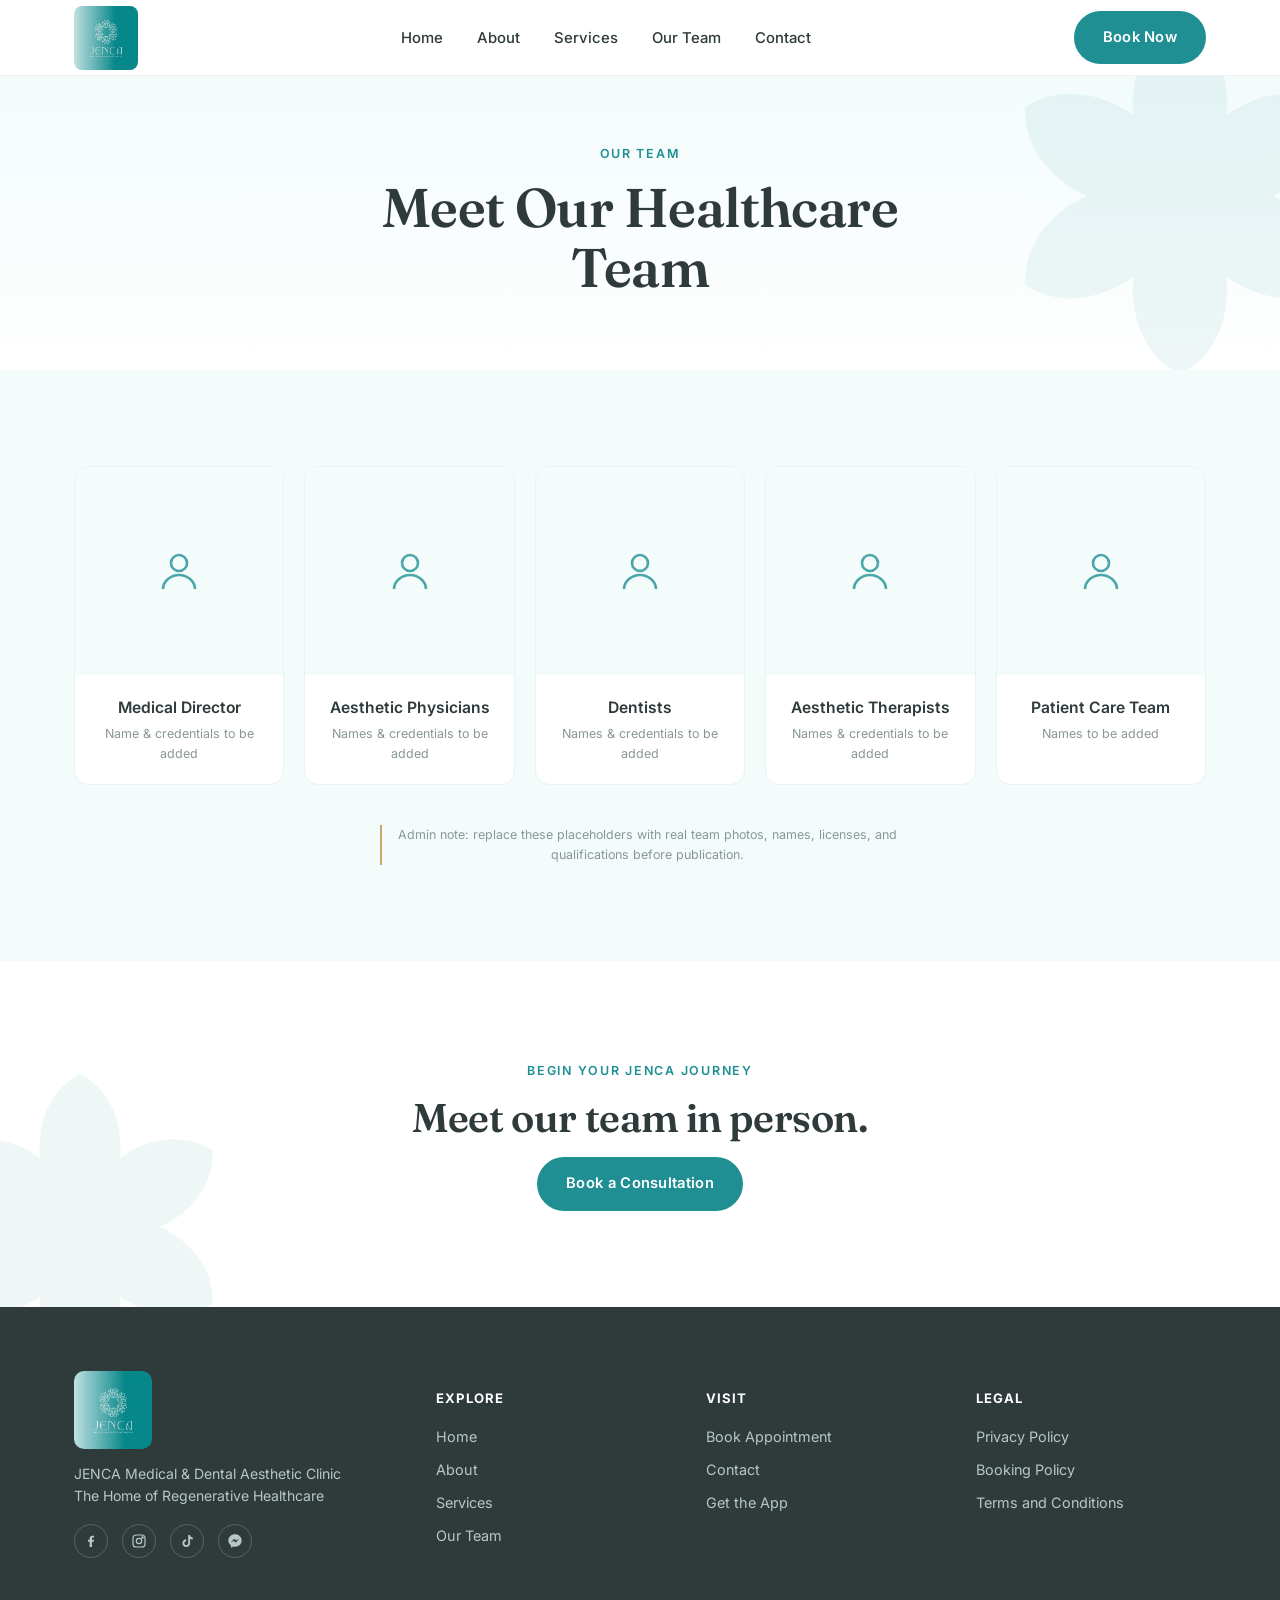
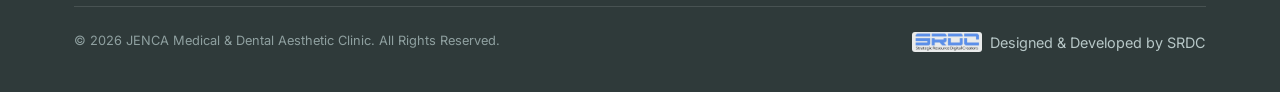
<file: team.html>
<!DOCTYPE html>
<html lang="en">
<head>
<meta charset="UTF-8">
<meta name="viewport" content="width=device-width, initial-scale=1.0">
<title>Our Team | JENCA Medical &amp; Dental Aesthetic Clinic</title>
<meta name="description" content="Meet the licensed healthcare professionals behind JENCA Medical &amp; Dental Aesthetic Clinic.">
<link rel="preconnect" href="https://fonts.googleapis.com">
<link href="https://fonts.googleapis.com/css2?family=Fraunces:wght@500;600;700&family=Inter:wght@400;500;600;700&display=swap" rel="stylesheet">
<link rel="stylesheet" href="css/style.css?v=3">

<!-- Social link preview -->
<meta property="og:type" content="website">
<meta property="og:title" content="Our Team | JENCA Medical &amp; Dental Aesthetic Clinic">
<meta property="og:description" content="Meet the licensed healthcare professionals behind JENCA Medical &amp; Dental Aesthetic Clinic.">
<meta property="og:image" content="https://jencaclinicph.github.io/jenca-website/assets/jenca-logo.jpg">
<meta property="og:url" content="https://jencaclinicph.github.io/jenca-website/team.html">
<meta property="og:site_name" content="JENCA Medical &amp; Dental Aesthetic Clinic">
<meta name="twitter:card" content="summary_large_image">
<meta name="twitter:title" content="Our Team | JENCA Medical &amp; Dental Aesthetic Clinic">
<meta name="twitter:description" content="Meet the licensed healthcare professionals behind JENCA Medical &amp; Dental Aesthetic Clinic.">
<meta name="twitter:image" content="https://jencaclinicph.github.io/jenca-website/assets/jenca-logo.jpg">


<!-- PWA -->
<link rel="manifest" href="manifest.json">
<meta name="theme-color" content="#1F8F93">
<link rel="apple-touch-icon" href="assets/apple-touch-icon.png">

<!-- Security -->
<meta name="referrer" content="strict-origin-when-cross-origin">

<!-- Google Analytics -- replace G-XXXXXXXXXX with your real Measurement ID -->
<script async src="https://www.googletagmanager.com/gtag/js?id=G-XXXXXXXXXX"></script>
<script>
  window.dataLayer = window.dataLayer || [];
  function gtag(){dataLayer.push(arguments);}
  gtag('js', new Date());
  gtag('config', 'G-XXXXXXXXXX');
</script>
</head>
<body>

<!-- ===== NAV ===== -->
<nav class="nav">
  <div class="wrap">
    <a href="index.html" class="brand">
      <img src="assets/jenca-logo.jpg" alt="JENCA Medical and Dental Aesthetics logo">
    </a>
    <ul class="nav-links" id="navLinks">
      <li><a href="index.html">Home</a></li>
      <li><a href="about.html">About</a></li>
      <li><a href="services.html">Services</a></li>
      <li><a href="team.html">Our Team</a></li>
      <li><a href="contact.html">Contact</a></li>
    </ul>
    <div class="nav-cta">
      <a href="book.html" class="btn btn-primary">Book Now</a>
      <button class="burger" id="burgerBtn" aria-label="Menu"><span></span><span></span><span></span></button>
    </div>
  </div>
</nav>



<!-- ===== PAGE HEADER ===== -->
<header class="page-header">
      <svg class="watermark-petal" viewBox="0 0 200 200" fill="currentColor" aria-hidden="true">
        <path d="M100,100 C70,80 70,30 100,15 C130,30 130,80 100,100 Z"/>
        <path d="M100,100 C70,80 70,30 100,15 C130,30 130,80 100,100 Z" transform="rotate(60 100 100)"/>
        <path d="M100,100 C70,80 70,30 100,15 C130,30 130,80 100,100 Z" transform="rotate(120 100 100)"/>
        <path d="M100,100 C70,80 70,30 100,15 C130,30 130,80 100,100 Z" transform="rotate(180 100 100)"/>
        <path d="M100,100 C70,80 70,30 100,15 C130,30 130,80 100,100 Z" transform="rotate(240 100 100)"/>
        <path d="M100,100 C70,80 70,30 100,15 C130,30 130,80 100,100 Z" transform="rotate(300 100 100)"/>
      </svg>
  <div class="wrap">
    <p class="eyebrow">Our Team</p>
    <h1>Meet Our Healthcare Team</h1>
  </div>
</header>

<!-- ===== TEAM GRID ===== -->
<section class="services">
  <div class="wrap">
    <div class="team-grid">

      <div class="team-card">
        <div class="team-photo"><svg viewBox="0 0 24 24" fill="none" stroke="currentColor" stroke-width="1.3"><circle cx="12" cy="8" r="4"/><path d="M4 21c0-4 4-7 8-7s8 3 8 7"/></svg></div>
        <div class="team-info">
          <div class="role">Medical Director</div>
          <div class="placeholder-tag">Name &amp; credentials to be added</div>
        </div>
      </div>

      <div class="team-card">
        <div class="team-photo"><svg viewBox="0 0 24 24" fill="none" stroke="currentColor" stroke-width="1.3"><circle cx="12" cy="8" r="4"/><path d="M4 21c0-4 4-7 8-7s8 3 8 7"/></svg></div>
        <div class="team-info">
          <div class="role">Aesthetic Physicians</div>
          <div class="placeholder-tag">Names &amp; credentials to be added</div>
        </div>
      </div>

      <div class="team-card">
        <div class="team-photo"><svg viewBox="0 0 24 24" fill="none" stroke="currentColor" stroke-width="1.3"><circle cx="12" cy="8" r="4"/><path d="M4 21c0-4 4-7 8-7s8 3 8 7"/></svg></div>
        <div class="team-info">
          <div class="role">Dentists</div>
          <div class="placeholder-tag">Names &amp; credentials to be added</div>
        </div>
      </div>

      <div class="team-card">
        <div class="team-photo"><svg viewBox="0 0 24 24" fill="none" stroke="currentColor" stroke-width="1.3"><circle cx="12" cy="8" r="4"/><path d="M4 21c0-4 4-7 8-7s8 3 8 7"/></svg></div>
        <div class="team-info">
          <div class="role">Aesthetic Therapists</div>
          <div class="placeholder-tag">Names &amp; credentials to be added</div>
        </div>
      </div>

      <div class="team-card">
        <div class="team-photo"><svg viewBox="0 0 24 24" fill="none" stroke="currentColor" stroke-width="1.3"><circle cx="12" cy="8" r="4"/><path d="M4 21c0-4 4-7 8-7s8 3 8 7"/></svg></div>
        <div class="team-info">
          <div class="role">Patient Care Team</div>
          <div class="placeholder-tag">Names to be added</div>
        </div>
      </div>

    </div>
    <p class="admin-note" style="text-align:center;max-width:520px;margin:40px auto 0;">Admin note: replace these placeholders with real team photos, names, licenses, and qualifications before publication.</p>
  </div>
</section>

<!-- ===== CTA BAND ===== -->
<section class="cta-band">
      <svg class="watermark-petal" viewBox="0 0 200 200" fill="currentColor" aria-hidden="true">
        <path d="M100,100 C70,80 70,30 100,15 C130,30 130,80 100,100 Z"/>
        <path d="M100,100 C70,80 70,30 100,15 C130,30 130,80 100,100 Z" transform="rotate(60 100 100)"/>
        <path d="M100,100 C70,80 70,30 100,15 C130,30 130,80 100,100 Z" transform="rotate(120 100 100)"/>
        <path d="M100,100 C70,80 70,30 100,15 C130,30 130,80 100,100 Z" transform="rotate(180 100 100)"/>
        <path d="M100,100 C70,80 70,30 100,15 C130,30 130,80 100,100 Z" transform="rotate(240 100 100)"/>
        <path d="M100,100 C70,80 70,30 100,15 C130,30 130,80 100,100 Z" transform="rotate(300 100 100)"/>
      </svg>
  <div class="wrap">
    <p class="eyebrow">Begin Your JENCA Journey</p>
    <h2>Meet our team in person.</h2>
    <a href="book.html" class="btn btn-primary">Book a Consultation</a>
  </div>
</section>

<!-- ===== FOOTER ===== -->
<footer>
  <div class="wrap">
    <div class="footer-grid">
      <div>
        <div class="footer-brand">
          <img src="assets/jenca-logo.jpg" alt="JENCA Medical and Dental Aesthetics logo">
        </div>
        <p style="color:#B7C7C7;font-size:.88rem;">JENCA Medical &amp; Dental Aesthetic Clinic<br>The Home of Regenerative Healthcare</p>
        <div class="social-row">
          <a href="https://www.facebook.com/p/Jenca-Aesthetics-Quezon-City-61555177318298/" target="_blank" rel="noopener" aria-label="Facebook">
            <svg width="16" height="16" viewBox="0 0 24 24" fill="currentColor" aria-hidden="true"><path d="M13.5 21v-7.8h2.6l.4-3h-3v-1.9c0-.87.24-1.46 1.49-1.46H16.6V4.14C16.3 4.1 15.29 4 14.1 4c-2.44 0-4.1 1.49-4.1 4.22v2h-2.6v3h2.6V21h3.5z"/></svg>
          </a>
          <a href="https://www.instagram.com/jencaaesthetics/" target="_blank" rel="noopener" aria-label="Instagram">
            <svg width="16" height="16" viewBox="0 0 24 24" fill="none" stroke="currentColor" stroke-width="1.8" aria-hidden="true"><rect x="3" y="3" width="18" height="18" rx="5"/><circle cx="12" cy="12" r="4"/><circle cx="17.2" cy="6.8" r="1"/></svg>
          </a>
          <a href="#" aria-label="TikTok">
            <svg width="16" height="16" viewBox="0 0 24 24" fill="currentColor" aria-hidden="true"><path d="M16.5 3c.4 2.2 1.9 3.7 4.1 3.9v2.9c-1.4 0-2.7-.4-3.9-1.2v6.6c0 3.3-2.6 5.8-5.8 5.8S5.1 18.5 5.1 15.2c0-3.2 2.5-5.7 5.7-5.8v3c-1.5.1-2.7 1.3-2.7 2.8 0 1.6 1.3 2.8 2.8 2.8s2.9-1.2 2.9-2.8V3h2.7z"/></svg>
          </a>
          <a href="#" aria-label="Messenger">
            <svg width="16" height="16" viewBox="0 0 24 24" fill="currentColor" aria-hidden="true"><path d="M12 2C6.5 2 2 6.1 2 11.2c0 2.9 1.5 5.5 3.8 7.2V22l3.5-1.9c.9.3 1.8.4 2.7.4 5.5 0 10-4.1 10-9.3S17.5 2 12 2zm1 12.5-2.6-2.8-5 2.8 5.5-5.9 2.7 2.8 4.9-2.8L13 14.5z"/></svg>
          </a>
        </div>
      </div>
      <div>
        <h4>Explore</h4>
        <a href="index.html">Home</a>
        <a href="about.html">About</a>
        <a href="services.html">Services</a>
        <a href="team.html">Our Team</a>
      </div>
      <div>
        <h4>Visit</h4>
        <a href="book.html">Book Appointment</a>
        <a href="contact.html">Contact</a>
        <a href="javascript:void(0)" id="openAppModalFooter">Get the App</a>
      </div>
      <div>
        <h4>Legal</h4>
        <a href="#">Privacy Policy</a>
        <a href="#">Booking Policy</a>
        <a href="#">Terms and Conditions</a>
      </div>
    </div>
    <div class="footer-bottom">
      <span>© 2026 JENCA Medical &amp; Dental Aesthetic Clinic. All Rights Reserved.</span>
      <p class="dev-credit">
        <a href="https://serelldc.github.io/" target="_blank" rel="noopener">
          <img src="assets/srdc-logo.png" alt="SRDC - Strategic Resource Digital Creators logo">
          Designed &amp; Developed by SRDC
        </a>
      </p>
    </div>
  </div>
</footer>

<a href="book.html" class="float-book">Book Now</a>


<div class="app-modal-overlay" id="appModalOverlay">
  <div class="app-modal">
    <button class="app-modal-close" id="appModalClose" aria-label="Close">✕</button>
    <div class="app-modal-icon"><img src="assets/icon-512.png" alt="JENCA app icon"></div>
    <h3>Get the JENCA App</h3>
    <p>Install the JENCA app on your phone for faster booking — one tap, no App Store required.</p>
    <button id="downloadAppBtn" class="btn btn-primary">
      <svg width="18" height="18" viewBox="0 0 24 24" fill="none" stroke="currentColor" stroke-width="1.8"><path d="M12 3v13m0 0l-4-4m4 4l4-4M5 21h14"/></svg>
      Download the App
    </button>
    <div class="ios-instructions" id="iosInstructions">
      <strong>On iPhone:</strong> open in Safari, tap the Share icon, then select "Add to Home Screen".
    </div>
    <p class="already-installed-note" id="alreadyInstalledNote">✓ The JENCA app is already installed on your device.</p>
    <div class="app-modal-features">
      <span><svg viewBox="0 0 24 24" fill="none" stroke="currentColor" stroke-width="1.6" width="15" height="15"><path d="M13 2 L4 14h6l-1 8 9-12h-6l1-8Z"/></svg>Fast</span>
      <span><svg viewBox="0 0 24 24" fill="none" stroke="currentColor" stroke-width="1.6" width="15" height="15"><path d="M2 12a10 10 0 0 1 20 0"/><path d="M6 12a6 6 0 0 1 12 0"/><circle cx="12" cy="16" r="1.5"/></svg>Offline</span>
      <span><svg viewBox="0 0 24 24" fill="none" stroke="currentColor" stroke-width="1.6" width="15" height="15"><path d="M3 11l9-7 9 7M5 10v10h14V10"/></svg>Home Screen</span>
    </div>
  </div>
</div>

<script src="js/main.js"></script>
</body>
</html>
</file>
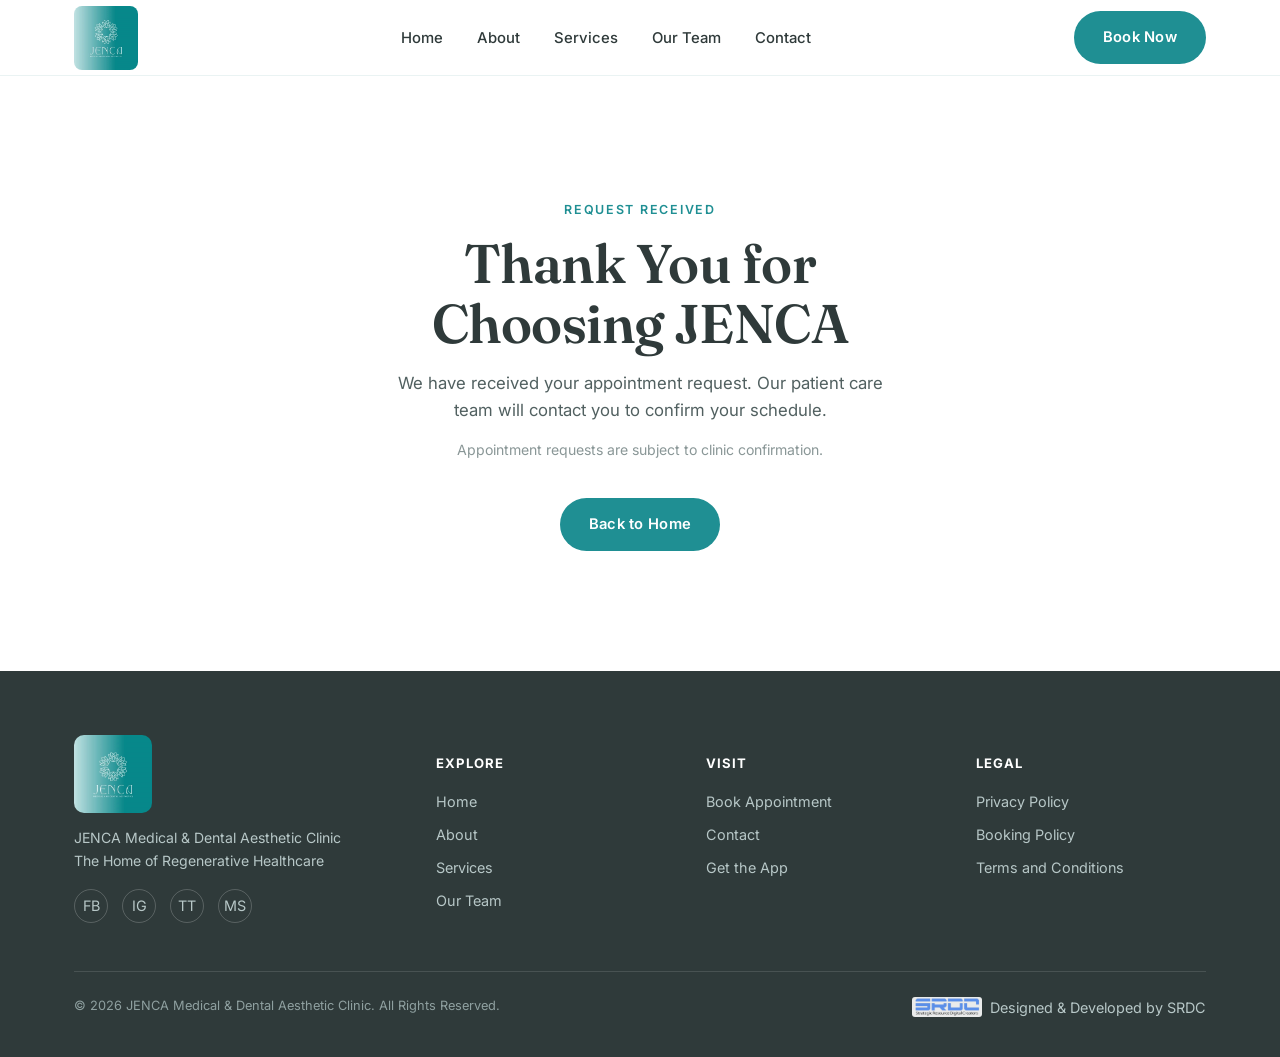
<file: thank-you.html>
<!DOCTYPE html>
<html lang="en">
<head>
<meta charset="UTF-8">
<meta name="viewport" content="width=device-width, initial-scale=1.0">
<title>Thank You | JENCA Medical &amp; Dental Aesthetic Clinic</title>
<link rel="preconnect" href="https://fonts.googleapis.com">
<link href="https://fonts.googleapis.com/css2?family=Fraunces:wght@500;600;700&family=Inter:wght@400;500;600;700&display=swap" rel="stylesheet">
<link rel="stylesheet" href="css/style.css?v=3">

<!-- Social link preview -->
<meta property="og:type" content="website">
<meta property="og:title" content="Thank You | JENCA Medical &amp; Dental Aesthetic Clinic">
<meta property="og:description" content="We have received your appointment request. Our patient care team will contact you soon.">
<meta property="og:image" content="https://jencaclinicph.github.io/jenca-website/assets/jenca-logo.jpg">
<meta property="og:url" content="https://jencaclinicph.github.io/jenca-website/thank-you.html">
<meta property="og:site_name" content="JENCA Medical &amp; Dental Aesthetic Clinic">
<meta name="twitter:card" content="summary_large_image">
<meta name="twitter:title" content="Thank You | JENCA Medical &amp; Dental Aesthetic Clinic">
<meta name="twitter:description" content="We have received your appointment request. Our patient care team will contact you soon.">
<meta name="twitter:image" content="https://jencaclinicph.github.io/jenca-website/assets/jenca-logo.jpg">


<!-- PWA -->
<link rel="manifest" href="manifest.json">
<meta name="theme-color" content="#1F8F93">
<link rel="apple-touch-icon" href="assets/apple-touch-icon.png">

<!-- Security -->
<meta name="referrer" content="strict-origin-when-cross-origin">

<!-- Google Analytics -- replace G-XXXXXXXXXX with your real Measurement ID -->
<script async src="https://www.googletagmanager.com/gtag/js?id=G-XXXXXXXXXX"></script>
<script>
  window.dataLayer = window.dataLayer || [];
  function gtag(){dataLayer.push(arguments);}
  gtag('js', new Date());
  gtag('config', 'G-XXXXXXXXXX');
</script>
</head>
<body>

<!-- ===== NAV ===== -->
<nav class="nav">
  <div class="wrap">
    <a href="index.html" class="brand">
      <img src="assets/jenca-logo.jpg" alt="JENCA Medical and Dental Aesthetics logo">
    </a>
    <ul class="nav-links" id="navLinks">
      <li><a href="index.html">Home</a></li>
      <li><a href="about.html">About</a></li>
      <li><a href="services.html">Services</a></li>
      <li><a href="team.html">Our Team</a></li>
      <li><a href="contact.html">Contact</a></li>
    </ul>
    <div class="nav-cta">
      <a href="book.html" class="btn btn-primary">Book Now</a>
      <button class="burger" id="burgerBtn" aria-label="Menu"><span></span><span></span><span></span></button>
    </div>
  </div>
</nav>



<!-- ===== THANK YOU ===== -->
<section style="padding:120px 0;">
  <div class="wrap" style="max-width:560px;text-align:center;">
    <p class="eyebrow">Request Received</p>
    <h1>Thank You for Choosing JENCA</h1>
    <p style="font-size:1.05rem;">We have received your appointment request. Our patient care team will contact you to confirm your schedule.</p>
    <p style="font-size:.88rem;color:#8a9797;margin-top:8px;">Appointment requests are subject to clinic confirmation.</p>
    <a href="index.html" class="btn btn-primary" style="margin-top:20px;">Back to Home</a>
  </div>
</section>

<!-- ===== FOOTER ===== -->
<footer>
  <div class="wrap">
    <div class="footer-grid">
      <div>
        <div class="footer-brand">
          <img src="assets/jenca-logo.jpg" alt="JENCA Medical and Dental Aesthetics logo">
        </div>
        <p style="color:#B7C7C7;font-size:.88rem;">JENCA Medical &amp; Dental Aesthetic Clinic<br>The Home of Regenerative Healthcare</p>
        <div class="social-row">
          <a href="#" aria-label="Facebook">FB</a>
          <a href="#" aria-label="Instagram">IG</a>
          <a href="#" aria-label="TikTok">TT</a>
          <a href="#" aria-label="Messenger">MS</a>
        </div>
      </div>
      <div>
        <h4>Explore</h4>
        <a href="index.html">Home</a>
        <a href="about.html">About</a>
        <a href="services.html">Services</a>
        <a href="team.html">Our Team</a>
      </div>
      <div>
        <h4>Visit</h4>
        <a href="book.html">Book Appointment</a>
        <a href="contact.html">Contact</a>
        <a href="javascript:void(0)" id="openAppModalFooter">Get the App</a>
      </div>
      <div>
        <h4>Legal</h4>
        <a href="#">Privacy Policy</a>
        <a href="#">Booking Policy</a>
        <a href="#">Terms and Conditions</a>
      </div>
    </div>
    <div class="footer-bottom">
      <span>© 2026 JENCA Medical &amp; Dental Aesthetic Clinic. All Rights Reserved.</span>
      <p class="dev-credit">
        <a href="https://serelldc.github.io/" target="_blank" rel="noopener">
          <img src="assets/srdc-logo.png" alt="SRDC - Strategic Resource Digital Creators logo">
          Designed &amp; Developed by SRDC
        </a>
      </p>
    </div>
  </div>
</footer>


<div class="app-modal-overlay" id="appModalOverlay">
  <div class="app-modal">
    <button class="app-modal-close" id="appModalClose" aria-label="Close">✕</button>
    <div class="app-modal-icon"><img src="assets/icon-512.png" alt="JENCA app icon"></div>
    <h3>Get the JENCA App</h3>
    <p>Install the JENCA app on your phone for faster booking — one tap, no App Store required.</p>
    <button id="downloadAppBtn" class="btn btn-primary">
      <svg width="18" height="18" viewBox="0 0 24 24" fill="none" stroke="currentColor" stroke-width="1.8"><path d="M12 3v13m0 0l-4-4m4 4l4-4M5 21h14"/></svg>
      Download the App
    </button>
    <div class="ios-instructions" id="iosInstructions">
      <strong>On iPhone:</strong> open in Safari, tap the Share icon, then select "Add to Home Screen".
    </div>
    <p class="already-installed-note" id="alreadyInstalledNote">✓ The JENCA app is already installed on your device.</p>
    <div class="app-modal-features">
      <span><svg viewBox="0 0 24 24" fill="none" stroke="currentColor" stroke-width="1.6" width="15" height="15"><path d="M13 2 L4 14h6l-1 8 9-12h-6l1-8Z"/></svg>Fast</span>
      <span><svg viewBox="0 0 24 24" fill="none" stroke="currentColor" stroke-width="1.6" width="15" height="15"><path d="M2 12a10 10 0 0 1 20 0"/><path d="M6 12a6 6 0 0 1 12 0"/><circle cx="12" cy="16" r="1.5"/></svg>Offline</span>
      <span><svg viewBox="0 0 24 24" fill="none" stroke="currentColor" stroke-width="1.6" width="15" height="15"><path d="M3 11l9-7 9 7M5 10v10h14V10"/></svg>Home Screen</span>
    </div>
  </div>
</div>

<script src="js/main.js"></script>
</body>
</html>
</file>
<file: css/style.css>
/* ===========================================================
   JENCA Medical & Dental Aesthetic Clinic — Design Tokens
   =========================================================== */
:root{
  --teal:#4AA7A9;
  --teal-deep:#1F8F93;
  --aqua:#CFEDEE;
  --white:#FFFFFF;
  --charcoal:#2F3A3A;
  --gold:#C9A66B;
  --aqua-tint:#F3FBFB;

  --font-display:'Fraunces', serif;
  --font-body:'Inter', sans-serif;

  --radius:14px;
  --max:1180px;
  --nav-h:76px;
}

*{box-sizing:border-box;}
html{scroll-behavior:smooth;overflow-x:hidden;touch-action:pan-y;}
body{
  margin:0;
  font-family:var(--font-body);
  color:var(--charcoal);
  background:var(--white);
  line-height:1.6;
  -webkit-font-smoothing:antialiased;
  overflow-x:hidden;
  width:100%;
  max-width:100vw;
  touch-action:pan-y;
  position:relative;
}
img{max-width:100%;display:block;}
a{color:inherit;text-decoration:none;}
ul{list-style:none;margin:0;padding:0;}
.wrap{max-width:var(--max);margin:0 auto;padding:0 24px;}
section{padding:96px 0;}
@media(max-width:768px){section{padding:64px 0;}}

h1,h2,h3{
  font-family:var(--font-display);
  font-weight:600;
  color:var(--charcoal);
  margin:0 0 16px;
  letter-spacing:-0.01em;
}
h1{font-size:clamp(2.2rem,5vw,3.4rem);line-height:1.1;}
h2{font-size:clamp(1.8rem,3.4vw,2.5rem);line-height:1.15;}
p{margin:0 0 16px;color:#516060;}
.eyebrow{
  font-family:var(--font-body);
  font-size:.78rem;
  letter-spacing:.14em;
  text-transform:uppercase;
  color:var(--teal-deep);
  font-weight:600;
  display:inline-flex;
  align-items:center;
  gap:8px;
  margin-bottom:14px;
}

/* Petal motif — brand signature, used as small accent marks */
.petal{
  width:16px;height:16px;
  flex:none;
  display:inline-block;
}
.petal svg{width:100%;height:100%;}

/* Buttons */
.btn{
  display:inline-flex;
  align-items:center;
  gap:8px;
  font-family:var(--font-body);
  font-weight:600;
  font-size:.92rem;
  letter-spacing:.02em;
  padding:14px 28px;
  border-radius:999px;
  border:1.5px solid transparent;
  cursor:pointer;
  transition:all .25s ease;
}
.btn-primary{background:var(--teal-deep);color:var(--white);}
.btn-primary:hover{background:#176c6f;transform:translateY(-1px);}
.btn-outline{border-color:var(--teal-deep);color:var(--teal-deep);background:transparent;}
.btn-outline:hover{background:var(--aqua-tint);}
.btn-ghost{color:var(--teal-deep);font-weight:600;border-bottom:1.5px solid var(--teal);padding:2px 0;border-radius:0;}

/* ===== NAV ===== */
.nav{
  position:sticky;top:0;z-index:100;
  background:rgba(255,255,255,.92);
  backdrop-filter:blur(10px);
  border-bottom:1px solid #EAF3F3;
  height:var(--nav-h);
}
@media(max-width:900px){
  .nav{backdrop-filter:none;background:var(--white);}
}
.nav .wrap{height:100%;display:flex;align-items:center;justify-content:space-between;}
.brand{display:flex;align-items:center;gap:10px;}
.brand img{height:64px;width:auto;border-radius:8px;display:block;}
.nav-links{display:flex;align-items:center;gap:34px;}
.nav-links a{font-size:.93rem;font-weight:500;color:var(--charcoal);position:relative;padding:4px 0;}
.nav-links a:hover{color:var(--teal-deep);}
.nav-cta{display:flex;align-items:center;gap:22px;}
.burger{display:none;background:none;border:none;cursor:pointer;padding:6px;}
.burger span{display:block;width:22px;height:2px;background:var(--charcoal);margin:5px 0;}

@media(max-width:900px){
  .nav-links{
    position:fixed;
    top:var(--nav-h);right:-100%;bottom:0;left:auto;
    width:100%;
    background:var(--white);
    z-index:110;
    flex-direction:column;
    align-items:stretch;
    justify-content:flex-start;
    padding:8px 24px 36px;
    gap:0;
    box-shadow:0 16px 30px rgba(47,58,58,.12);
    transition:right .3s ease;
    overflow-y:auto;
  }
  .nav-links.open{right:0;}
  .nav-links li{border-bottom:1px solid #EEF5F5;}
  .nav-links a{
    font-size:1.15rem;
    padding:18px 4px;
    display:block;
  }
  .burger{display:block;}
}

/* Floating mobile Book Now */
.float-book{
  display:none;
  position:fixed;bottom:20px;left:50%;transform:translateX(-50%);
  z-index:99;
  background:var(--teal-deep);color:var(--white);
  padding:14px 30px;border-radius:999px;
  font-weight:600;font-size:.9rem;
  box-shadow:0 10px 30px rgba(31,143,147,.35);
}
@media(max-width:900px){.float-book{display:inline-flex;}}

/* Floating Share button */
.float-share{
  position:fixed;bottom:24px;right:24px;
  z-index:99;
  width:52px;height:52px;border-radius:50%;
  background:var(--white);color:var(--teal-deep);
  border:1px solid rgba(31,143,147,.25);
  display:flex;align-items:center;justify-content:center;
  cursor:pointer;
  box-shadow:0 10px 26px rgba(31,143,147,.28);
  transition:transform .2s ease, box-shadow .2s ease;
}
.float-share:hover{transform:scale(1.07);box-shadow:0 14px 32px rgba(31,143,147,.35);}
.float-share svg{width:22px;height:22px;}
.float-share .share-toast{
  position:absolute;bottom:64px;right:0;
  background:var(--teal-deep);color:var(--white);
  font-size:.78rem;font-weight:600;
  padding:8px 14px;border-radius:8px;white-space:nowrap;
  opacity:0;pointer-events:none;transform:translateY(6px);
  transition:opacity .2s ease, transform .2s ease;
}
.float-share .share-toast.show{opacity:1;transform:translateY(0);}
@media(max-width:900px){.float-share{bottom:88px;}}

/* ===== APP INSTALL MODAL ===== */
.app-modal-overlay{
  display:none;
  position:fixed;inset:0;z-index:200;
  background:rgba(47,58,58,.55);
  align-items:center;justify-content:center;
  padding:24px;
}
.app-modal-overlay.open{display:flex;}
.app-modal{
  background:var(--white);
  border-radius:20px;
  max-width:380px;width:100%;
  padding:36px 30px 30px;
  position:relative;
  text-align:center;
  box-shadow:0 30px 70px rgba(0,0,0,.25);
}
.app-modal-close{
  position:absolute;top:16px;right:16px;
  background:none;border:none;cursor:pointer;
  color:#8a9797;font-size:1.2rem;line-height:1;
  padding:4px;
}
.app-modal-close:hover{color:var(--charcoal);}
.app-modal-icon{
  width:76px;height:76px;border-radius:20px;overflow:hidden;
  margin:0 auto 18px;
  box-shadow:0 10px 24px rgba(31,143,147,.25);
}
.app-modal-icon img{width:100%;height:100%;object-fit:cover;}
.app-modal h3{font-size:1.25rem;margin-bottom:8px;}
.app-modal p{font-size:.9rem;margin-bottom:20px;}
.app-modal .btn{width:100%;justify-content:center;}
.app-modal .ios-instructions{
  background:var(--aqua-tint);border-left:3px solid var(--teal);
  padding:14px 16px;border-radius:8px;margin-top:16px;
  font-size:.85rem;color:#516060;text-align:left;
  display:none;
}
.app-modal .already-installed-note{
  font-size:.88rem;color:var(--teal-deep);font-weight:600;
  display:none;
}
.app-modal-features{
  display:flex;justify-content:center;gap:16px;
  margin-top:18px;flex-wrap:wrap;
}
.app-modal-features span{
  font-size:.76rem;color:var(--teal-deep);font-weight:600;
  display:inline-flex;align-items:center;gap:5px;
}
.page-header{
  padding:64px 0 56px;
  background:linear-gradient(180deg,var(--aqua-tint) 0%,var(--white) 100%);
  text-align:center;
  position:relative;
  overflow:hidden;
}
.page-header .wrap{max-width:640px;position:relative;z-index:1;}
@media(max-width:768px){.page-header{padding:44px 0 36px;}}

/* Brand petal silhouette watermark */
.watermark-petal{
  position:absolute;
  color:var(--teal);
  opacity:.09;
  pointer-events:none;
  z-index:0;
}
.page-header .watermark-petal{width:420px;height:420px;top:-90px;right:-110px;}
.hero .watermark-petal{width:520px;height:520px;top:-120px;right:-140px;}
.cta-band .watermark-petal{width:360px;height:360px;bottom:-100px;left:-100px;}
@media(max-width:700px){
  .page-header .watermark-petal{width:280px;height:280px;top:-60px;right:-90px;}
  .hero .watermark-petal{width:320px;height:320px;top:-70px;right:-100px;}
  .cta-band .watermark-petal{width:240px;height:240px;bottom:-70px;left:-70px;}
}
.hero{padding:64px 0 90px;background:linear-gradient(180deg,var(--aqua-tint) 0%,var(--white) 100%);position:relative;overflow:hidden;}
.hero .wrap{display:grid;grid-template-columns:1.05fr .95fr;gap:64px;align-items:center;position:relative;z-index:1;}
@media(max-width:900px){.hero .wrap{grid-template-columns:1fr;gap:36px;}.hero{padding:44px 0 60px;}}
.hero-text p.lead{font-size:1.08rem;max-width:460px;}
.hero-actions{display:flex;align-items:center;gap:26px;margin-top:28px;flex-wrap:wrap;}
.hero-img{position:relative;border-radius:20px;overflow:hidden;aspect-ratio:4/4.6;background:var(--aqua);}
.hero-img img{width:100%;height:100%;object-fit:cover;}
.hero-img::after{
  content:'';position:absolute;inset:0;
  border-radius:20px;
  box-shadow:inset 0 0 0 1px rgba(255,255,255,.4);
}

/* ===== MORE THAN AESTHETICS ===== */
.intro-band{background:var(--white);text-align:center;}
.intro-band .wrap{max-width:760px;}
.intro-band h2{margin-bottom:18px;}

/* ===== SERVICES ===== */
.services{background:var(--aqua-tint);}
.services-head{text-align:center;max-width:640px;margin:0 auto 56px;}
.service-grid{display:grid;grid-template-columns:repeat(5,1fr);gap:20px;}
@media(max-width:1100px){.service-grid{grid-template-columns:repeat(3,1fr);}}
@media(max-width:700px){.service-grid{grid-template-columns:1fr 1fr;}}
@media(max-width:480px){.service-grid{grid-template-columns:1fr;}}
.service-card{
  background:var(--white);
  border-radius:var(--radius);
  padding:32px 24px;
  border:1px solid #E7F3F3;
  transition:transform .25s ease,box-shadow .25s ease;
  display:flex;flex-direction:column;
}
.service-card:hover{transform:translateY(-4px);box-shadow:0 16px 40px rgba(31,143,147,.12);}
.service-icon{width:44px;height:44px;margin-bottom:20px;color:var(--teal-deep);}
.service-icon svg{width:100%;height:100%;}
.service-card h3{font-size:1.08rem;margin-bottom:10px;}
.service-card p{font-size:.9rem;flex:1;}
.service-card .btn-ghost{margin-top:8px;font-size:.85rem;}

/* ===== WHY JENCA ===== */
.why{background:var(--white);}
.why-grid{display:grid;grid-template-columns:1fr 1fr;gap:56px;align-items:center;}
@media(max-width:900px){.why-grid{grid-template-columns:1fr;gap:32px;}}
.why-list{display:grid;gap:22px;}
.why-item{display:flex;gap:16px;align-items:flex-start;}
.why-item .petal{margin-top:4px;color:var(--gold);}
.why-item h3{font-size:1.02rem;margin:0 0 4px;}
.why-item p{margin:0;font-size:.92rem;}
.why-img{border-radius:20px;overflow:hidden;aspect-ratio:4/3.4;background:var(--aqua);}
.why-img img{width:100%;height:100%;object-fit:cover;}

/* ===== JOURNEY ===== */
.journey{background:var(--teal-deep);color:var(--white);}
.journey h2, .journey .eyebrow{color:var(--white);}
.journey-grid{display:grid;grid-template-columns:repeat(4,1fr);gap:28px;margin-top:48px;}
@media(max-width:900px){.journey-grid{grid-template-columns:1fr 1fr;}}
@media(max-width:520px){.journey-grid{grid-template-columns:1fr;}}
.journey-step{padding:28px 22px;border:1px solid rgba(255,255,255,.22);border-radius:var(--radius);}
.journey-num{font-family:var(--font-display);font-size:1.6rem;color:var(--aqua);margin-bottom:14px;}
.journey-step h3{color:var(--white);font-size:1.02rem;margin-bottom:8px;}
.journey-step p{color:rgba(255,255,255,.8);font-size:.88rem;margin:0;}

/* ===== STORIES ===== */
.stories{background:var(--aqua-tint);}
.stories-grid{display:grid;grid-template-columns:repeat(3,1fr);gap:24px;}
@media(max-width:900px){.stories-grid{grid-template-columns:1fr;}}
.story-card{background:var(--white);border-radius:var(--radius);padding:30px;border:1px solid #E7F3F3;}
.story-card p{font-style:italic;font-size:.95rem;color:var(--charcoal);}
.story-name{font-weight:600;font-size:.88rem;color:var(--teal-deep);margin-top:14px;}
.admin-note{
  margin-top:28px;font-size:.78rem;color:#8a9797;
  border-left:2px solid var(--gold);padding-left:12px;
}

/* ===== BOOKING FORM ===== */
.booking-section{background:var(--aqua-tint);}
.booking-wrap{display:grid;grid-template-columns:1fr 1.3fr;gap:56px;align-items:start;}
@media(max-width:900px){.booking-wrap{grid-template-columns:1fr;gap:32px;}}
.booking-form{background:var(--white);border-radius:var(--radius);padding:40px;border:1px solid #E7F3F3;}
@media(max-width:600px){.booking-form{padding:26px;}}
.form-row{display:grid;grid-template-columns:1fr 1fr;gap:18px;}
@media(max-width:560px){.form-row{grid-template-columns:1fr;}}
.field{margin-bottom:20px;}
.field label{display:block;font-size:.85rem;font-weight:600;color:var(--charcoal);margin-bottom:8px;}
.field input,.field select,.field textarea{
  width:100%;
  padding:12px 14px;
  border:1.5px solid #DCEBEB;
  border-radius:10px;
  font-family:var(--font-body);
  font-size:.92rem;
  color:var(--charcoal);
  background:var(--white);
  transition:border-color .2s ease;
}
.field input:focus,.field select:focus,.field textarea:focus{outline:none;border-color:var(--teal);}
.field textarea{resize:vertical;min-height:90px;}
.checkbox-row{display:flex;gap:10px;align-items:flex-start;margin-bottom:24px;}
.checkbox-row input{margin-top:4px;width:16px;height:16px;flex:none;}
.checkbox-row label{font-size:.83rem;color:#516060;line-height:1.5;}
.booking-form .btn-primary{width:100%;justify-content:center;font-size:1rem;padding:15px;}
.booking-policy{font-size:.82rem;color:#516060;background:var(--white);border-left:3px solid var(--teal);padding:16px 18px;border-radius:8px;margin-top:20px;}
.confirm-note{font-size:.82rem;color:var(--teal-deep);font-weight:600;margin-top:14px;}
.team-grid{display:grid;grid-template-columns:repeat(5,1fr);gap:20px;}
@media(max-width:1100px){.team-grid{grid-template-columns:repeat(3,1fr);}}
@media(max-width:700px){.team-grid{grid-template-columns:1fr 1fr;}}
@media(max-width:480px){.team-grid{grid-template-columns:1fr;}}
.team-card{background:var(--white);border:1px solid #E7F3F3;border-radius:var(--radius);overflow:hidden;text-align:center;}
.team-photo{aspect-ratio:1/1;background:var(--aqua-tint);display:flex;align-items:center;justify-content:center;color:var(--teal);}
.team-photo svg{width:48px;height:48px;}
.team-info{padding:20px 16px;}
.team-info .role{font-size:.98rem;font-weight:600;margin-bottom:4px;}
.team-info .placeholder-tag{font-size:.78rem;color:#8a9797;}

/* ===== CONTACT / BRANCHES ===== */
.branch-grid{display:grid;grid-template-columns:repeat(3,1fr);gap:24px;}
@media(max-width:900px){.branch-grid{grid-template-columns:1fr;}}
.branch-card{background:var(--white);border:1px solid #E7F3F3;border-radius:var(--radius);padding:32px 26px;}
.branch-card h3{font-size:1.15rem;margin-bottom:16px;}
.branch-row{display:flex;gap:10px;font-size:.9rem;margin-bottom:10px;color:#516060;}
.branch-row strong{color:var(--charcoal);min-width:70px;flex:none;font-weight:600;}
.branch-actions{display:flex;gap:10px;margin-top:20px;flex-wrap:wrap;}
.branch-actions .btn{padding:10px 18px;font-size:.82rem;}
.map-placeholder{aspect-ratio:16/9;background:var(--aqua-tint);border-radius:10px;display:flex;align-items:center;justify-content:center;color:var(--teal-deep);font-size:.82rem;margin-top:16px;}
.cta-band{background:var(--white);text-align:center;position:relative;overflow:hidden;}
.cta-band .wrap{position:relative;z-index:1;}
.cta-band .wrap{max-width:600px;}

/* ===== FOOTER ===== */
footer{background:var(--charcoal);color:#DCE6E6;padding:64px 0 28px;}
@media(max-width:900px){footer{padding-bottom:96px;}}
.footer-grid{display:grid;grid-template-columns:1.4fr 1fr 1fr 1fr;gap:40px;margin-bottom:48px;}
@media(max-width:800px){.footer-grid{grid-template-columns:1fr 1fr;}}
@media(max-width:480px){.footer-grid{grid-template-columns:1fr;}}
.footer-brand{display:flex;align-items:center;gap:10px;margin-bottom:14px;}
.footer-brand img{height:78px;width:auto;border-radius:10px;display:block;}
footer h4{color:var(--white);font-size:.82rem;letter-spacing:.08em;text-transform:uppercase;margin-bottom:16px;}
footer a{font-size:.9rem;color:#B7C7C7;display:block;margin-bottom:10px;}
footer a:hover{color:var(--aqua);}
.footer-bottom{border-top:1px solid rgba(255,255,255,.12);padding-top:24px;font-size:.8rem;color:#8FA0A0;display:flex;justify-content:space-between;flex-wrap:wrap;gap:12px;}
.footer-bottom > *{min-width:0;}
.social-row{display:flex;gap:14px;flex-wrap:wrap;}
.social-row a{
  width:34px;height:34px;border-radius:50%;
  border:1px solid rgba(255,255,255,.2);
  display:flex;align-items:center;justify-content:center;
  margin:0;
}
.dev-credit{
  display:flex;align-items:center;gap:8px;
  font-size:.78rem;color:#8FA0A0;
  margin:0;min-width:0;flex-wrap:wrap;
}
.dev-credit img{height:20px;width:auto;border-radius:3px;opacity:.9;flex:none;}
.dev-credit a{display:flex;align-items:center;gap:8px;transition:opacity .2s ease;min-width:0;flex-wrap:wrap;}
.dev-credit a:hover{opacity:.75;}
</file>
